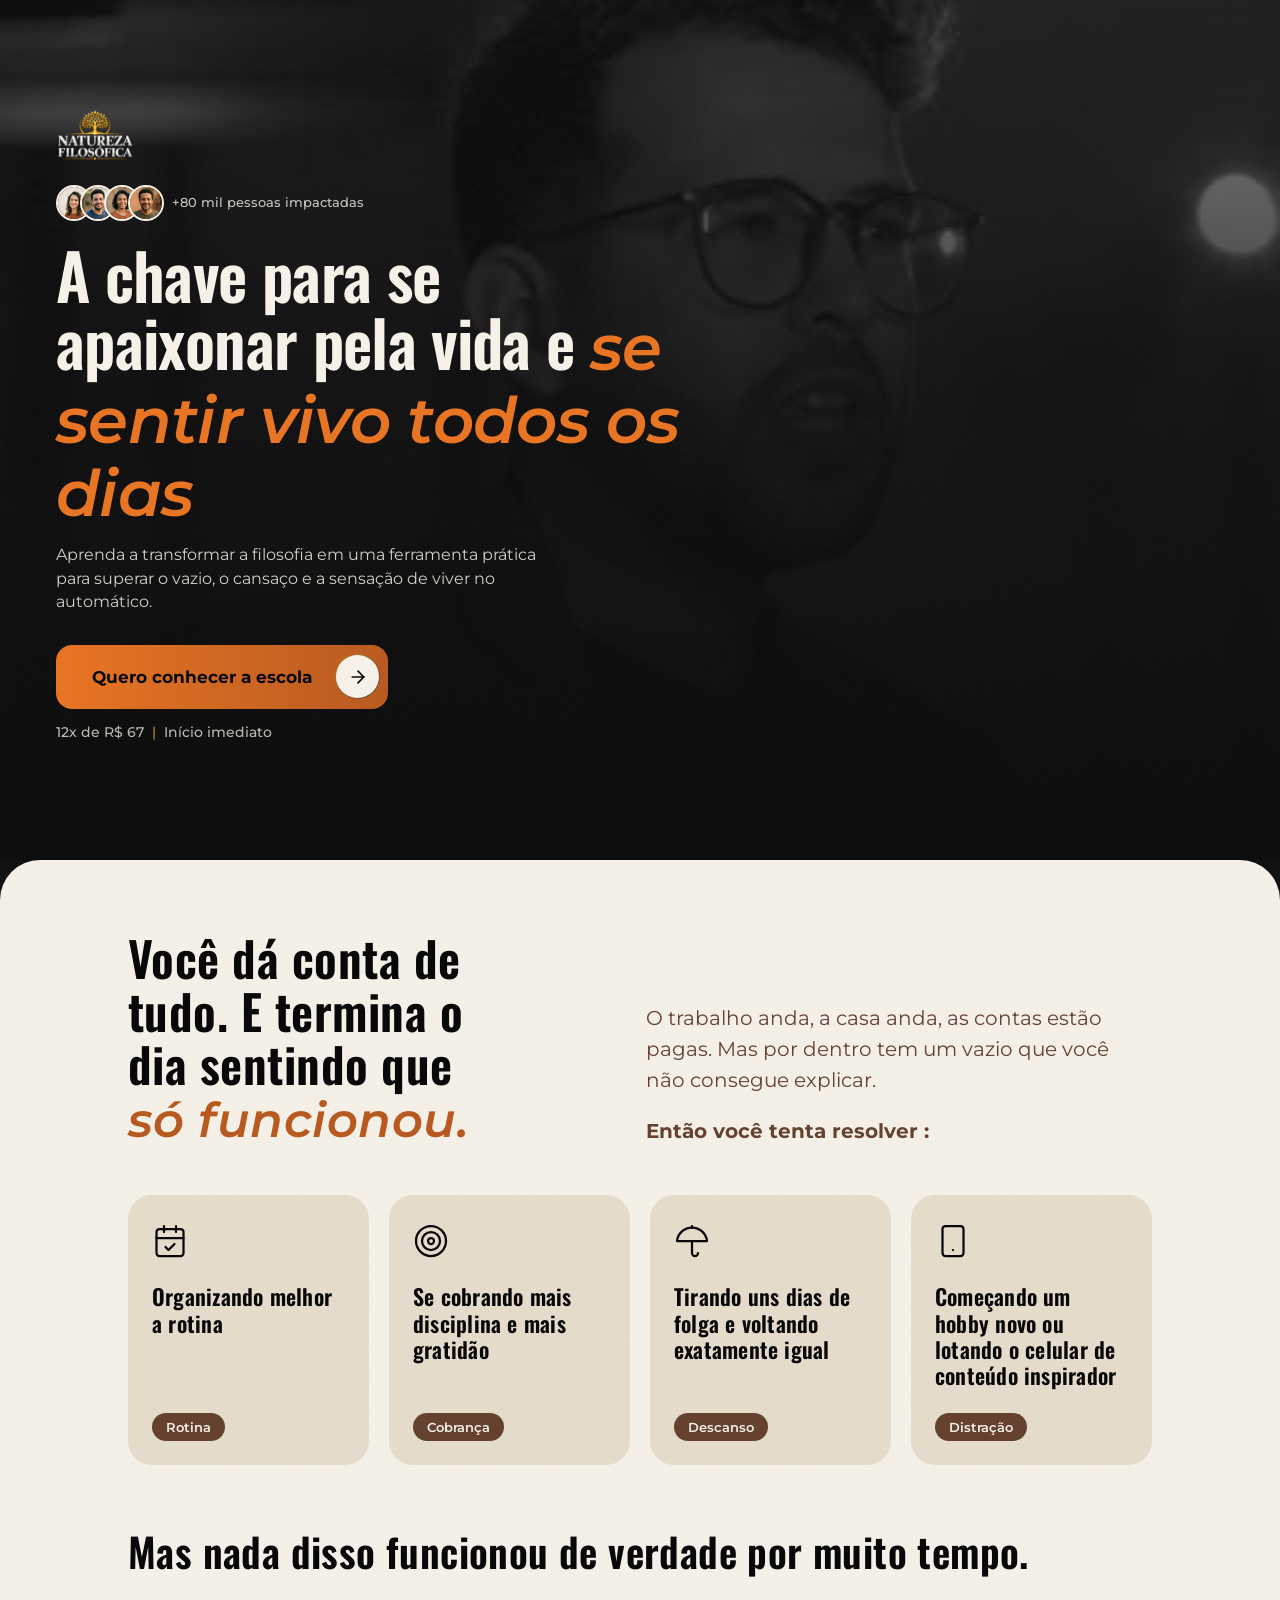
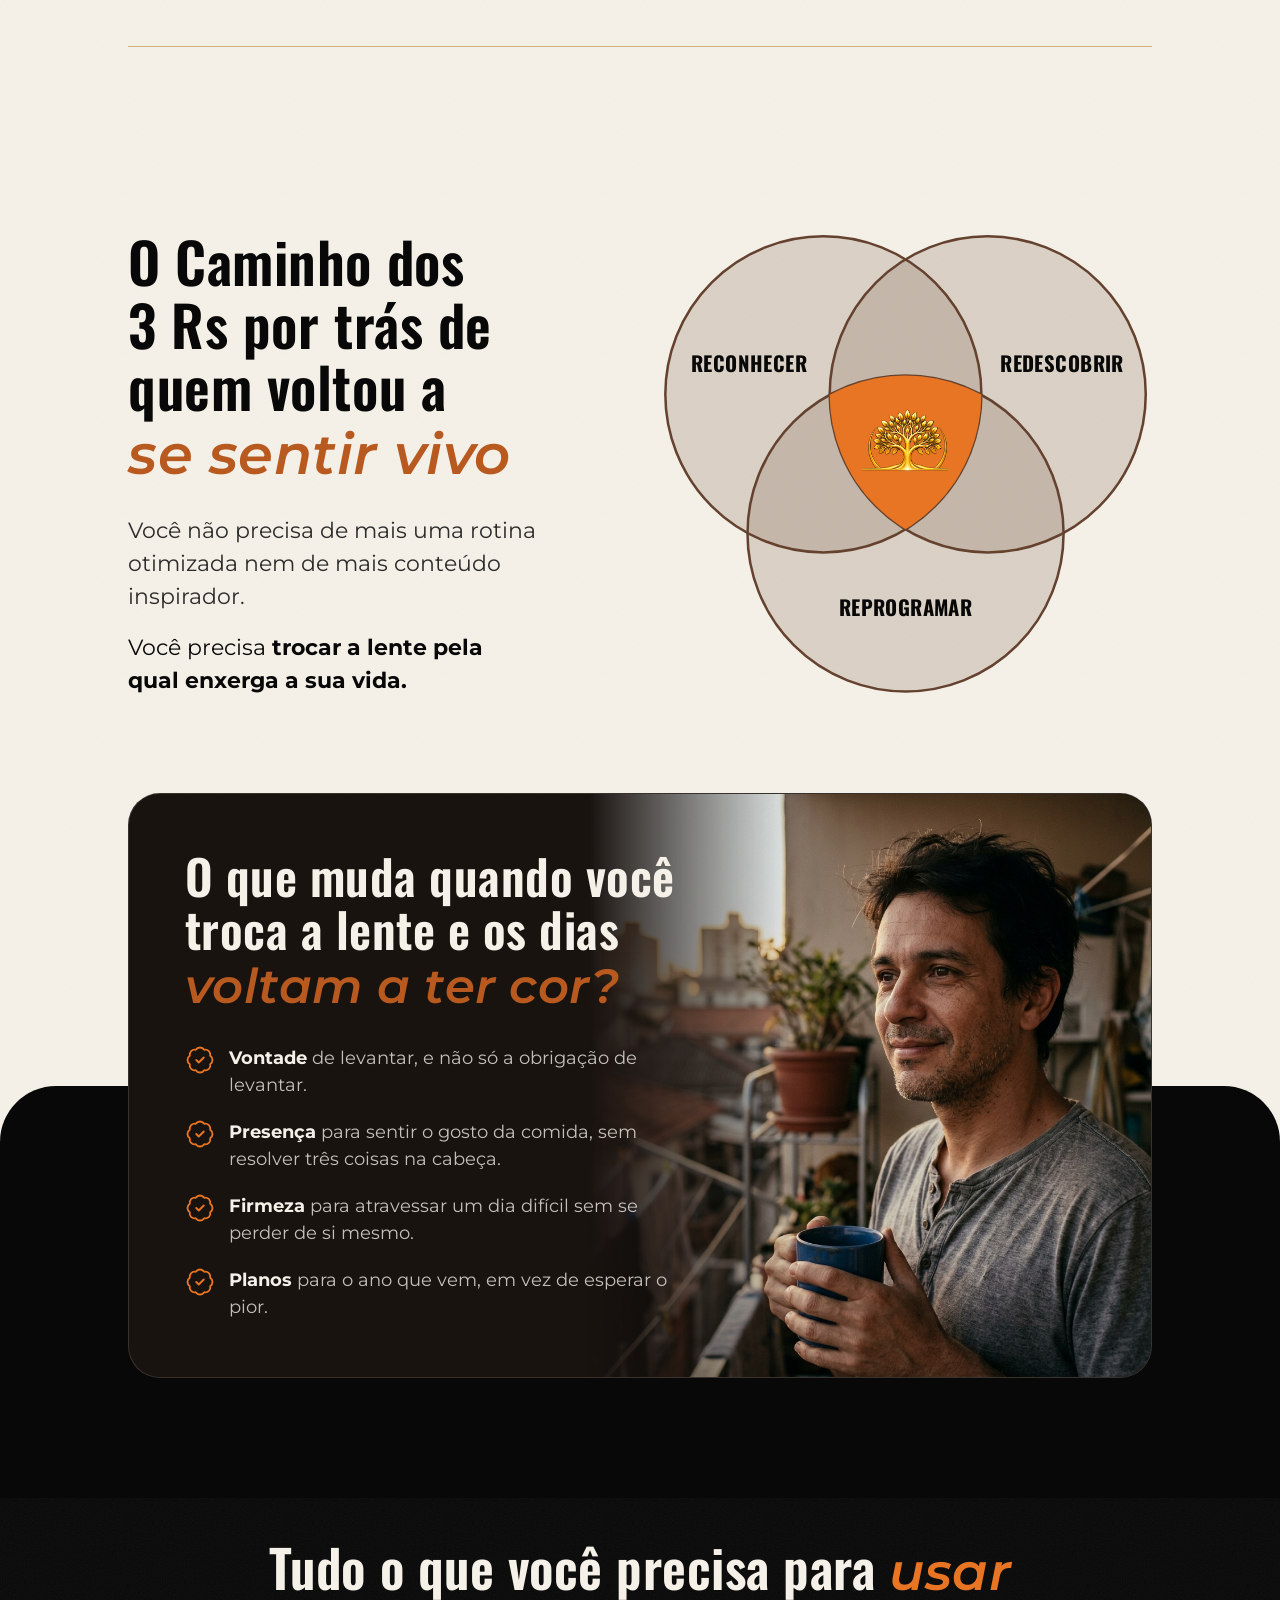
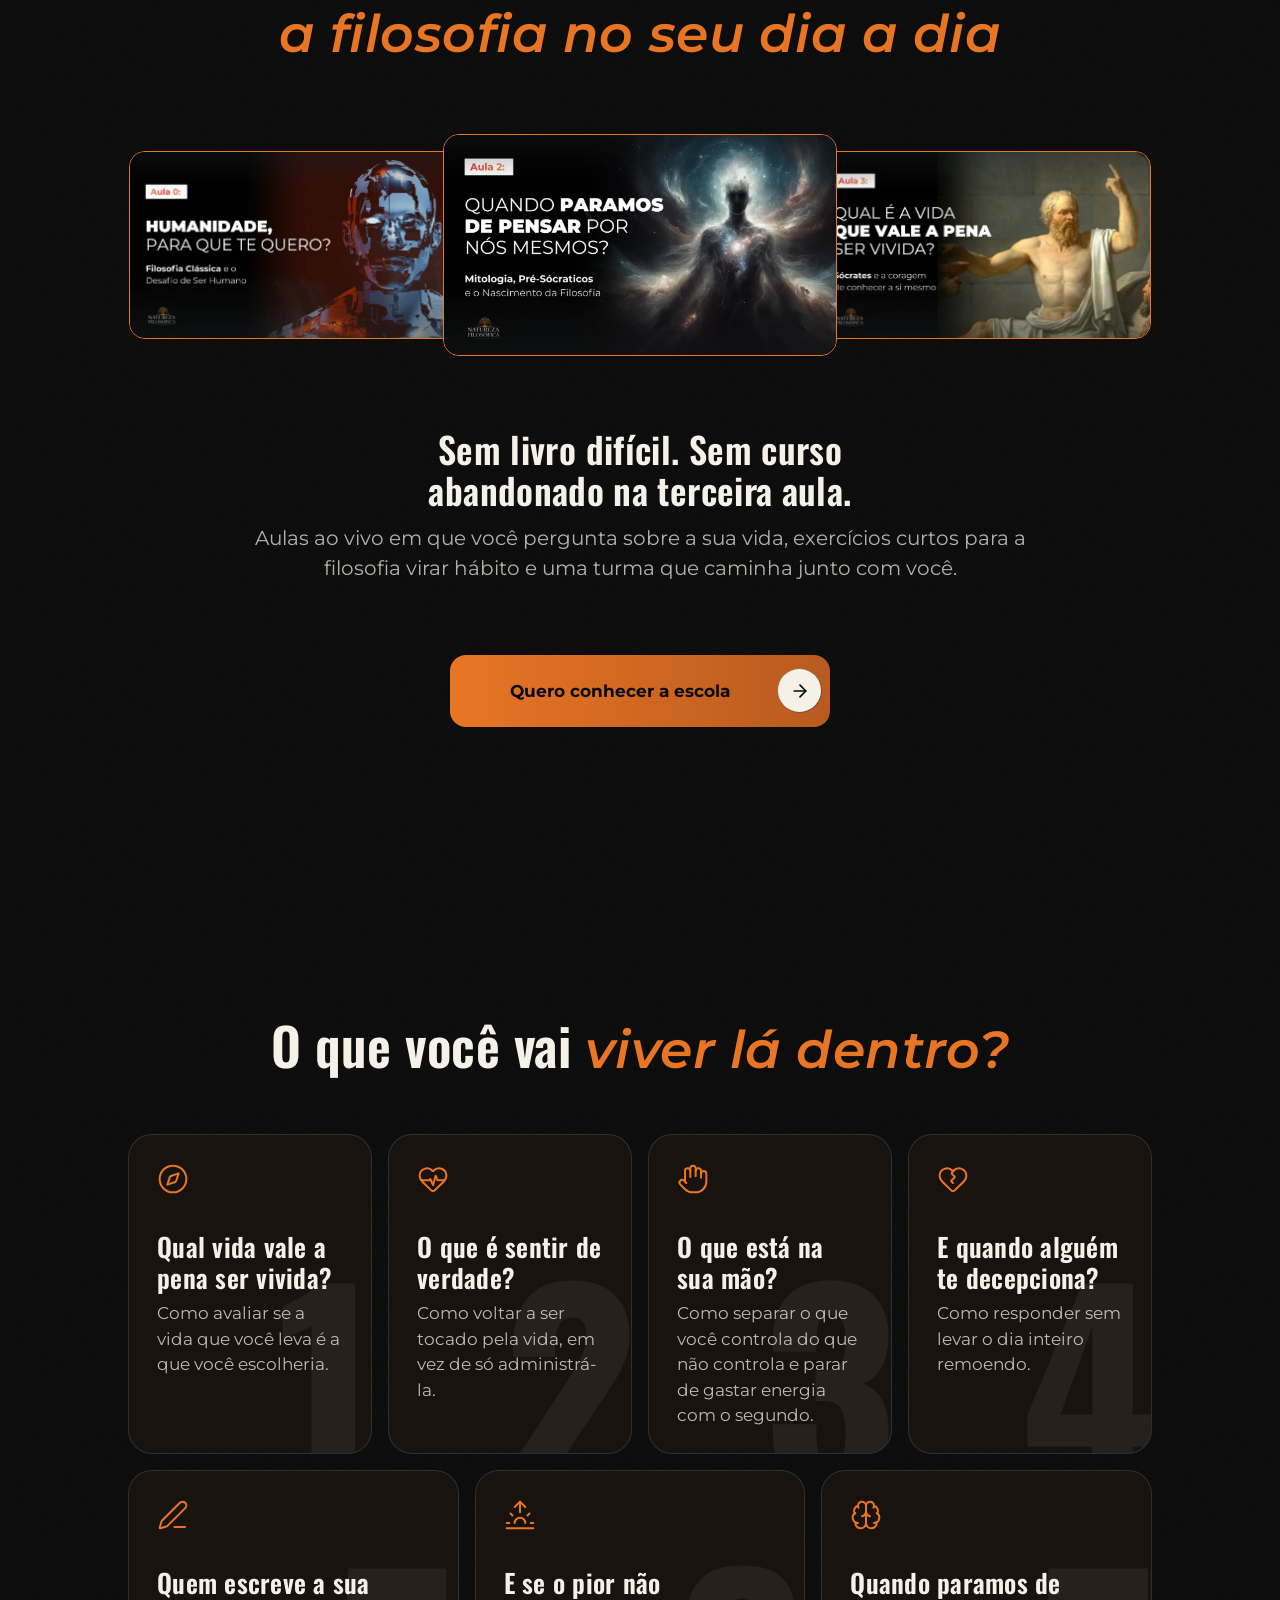
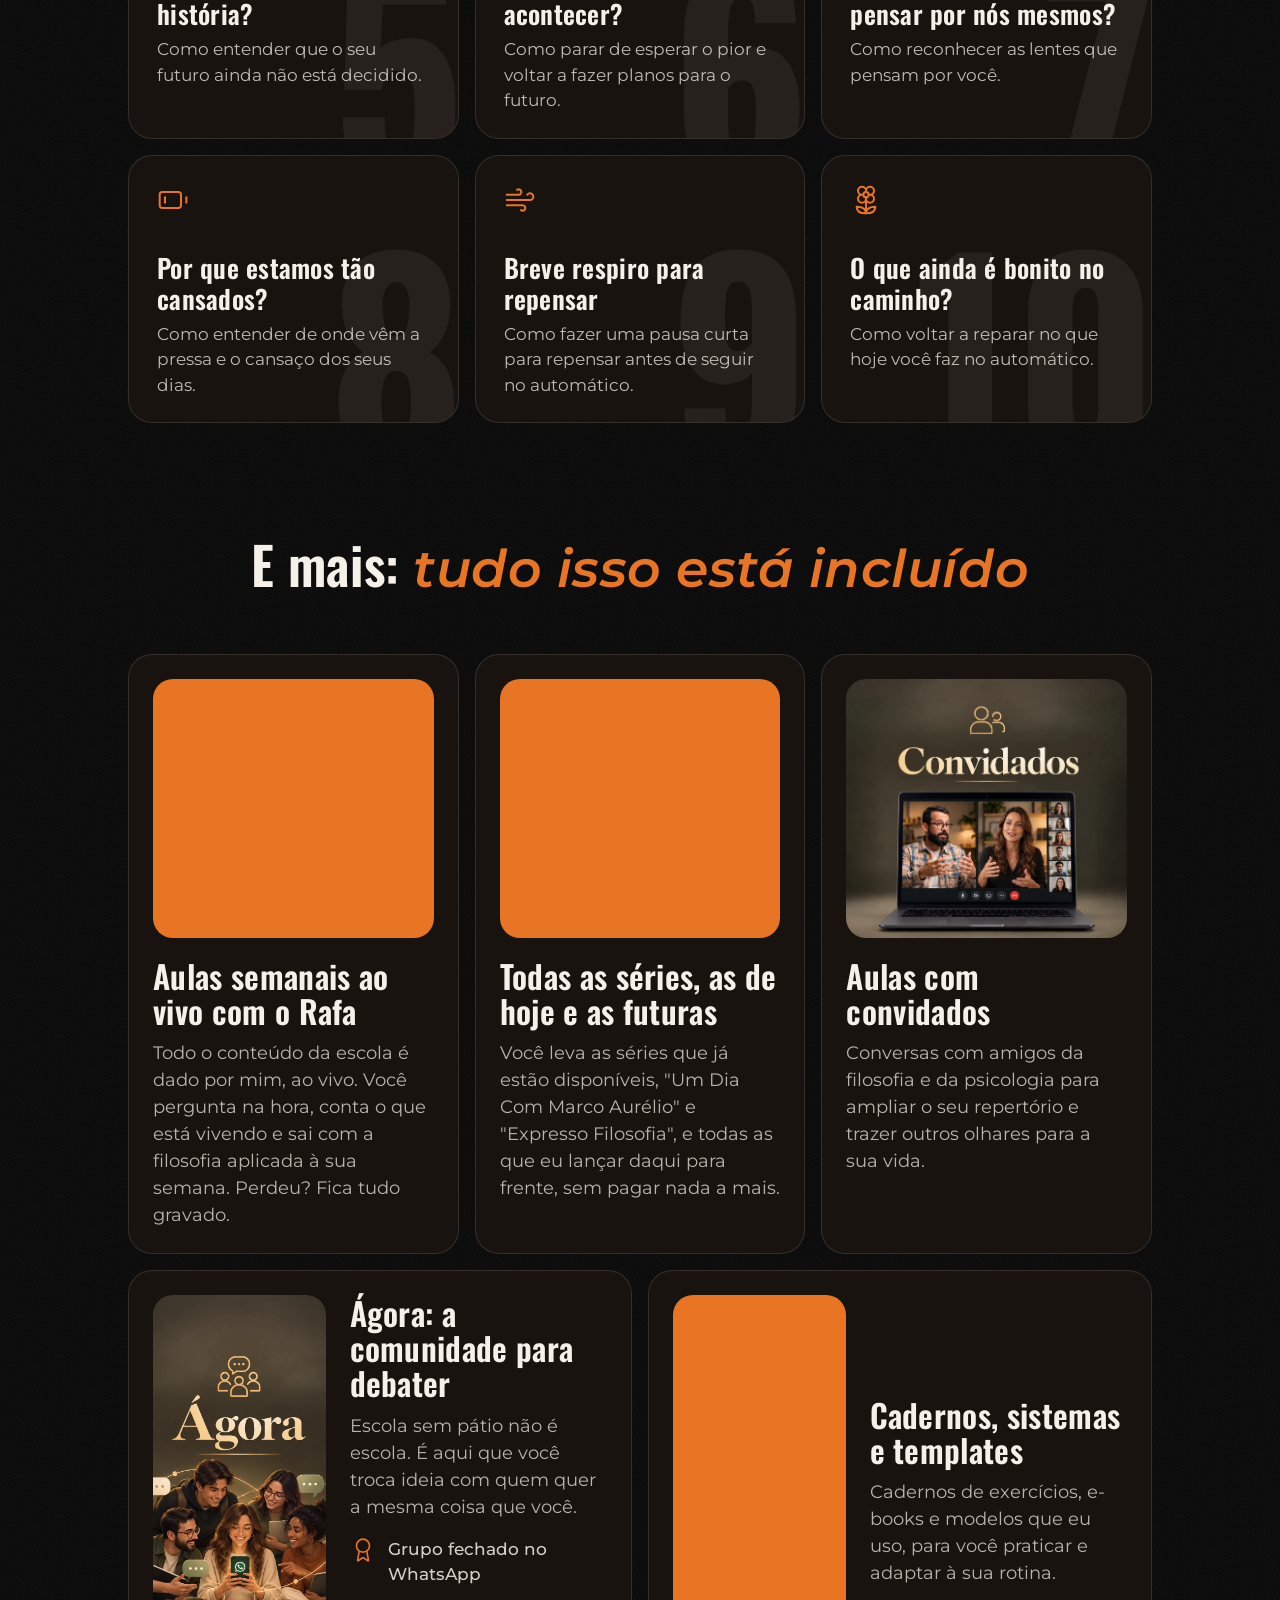
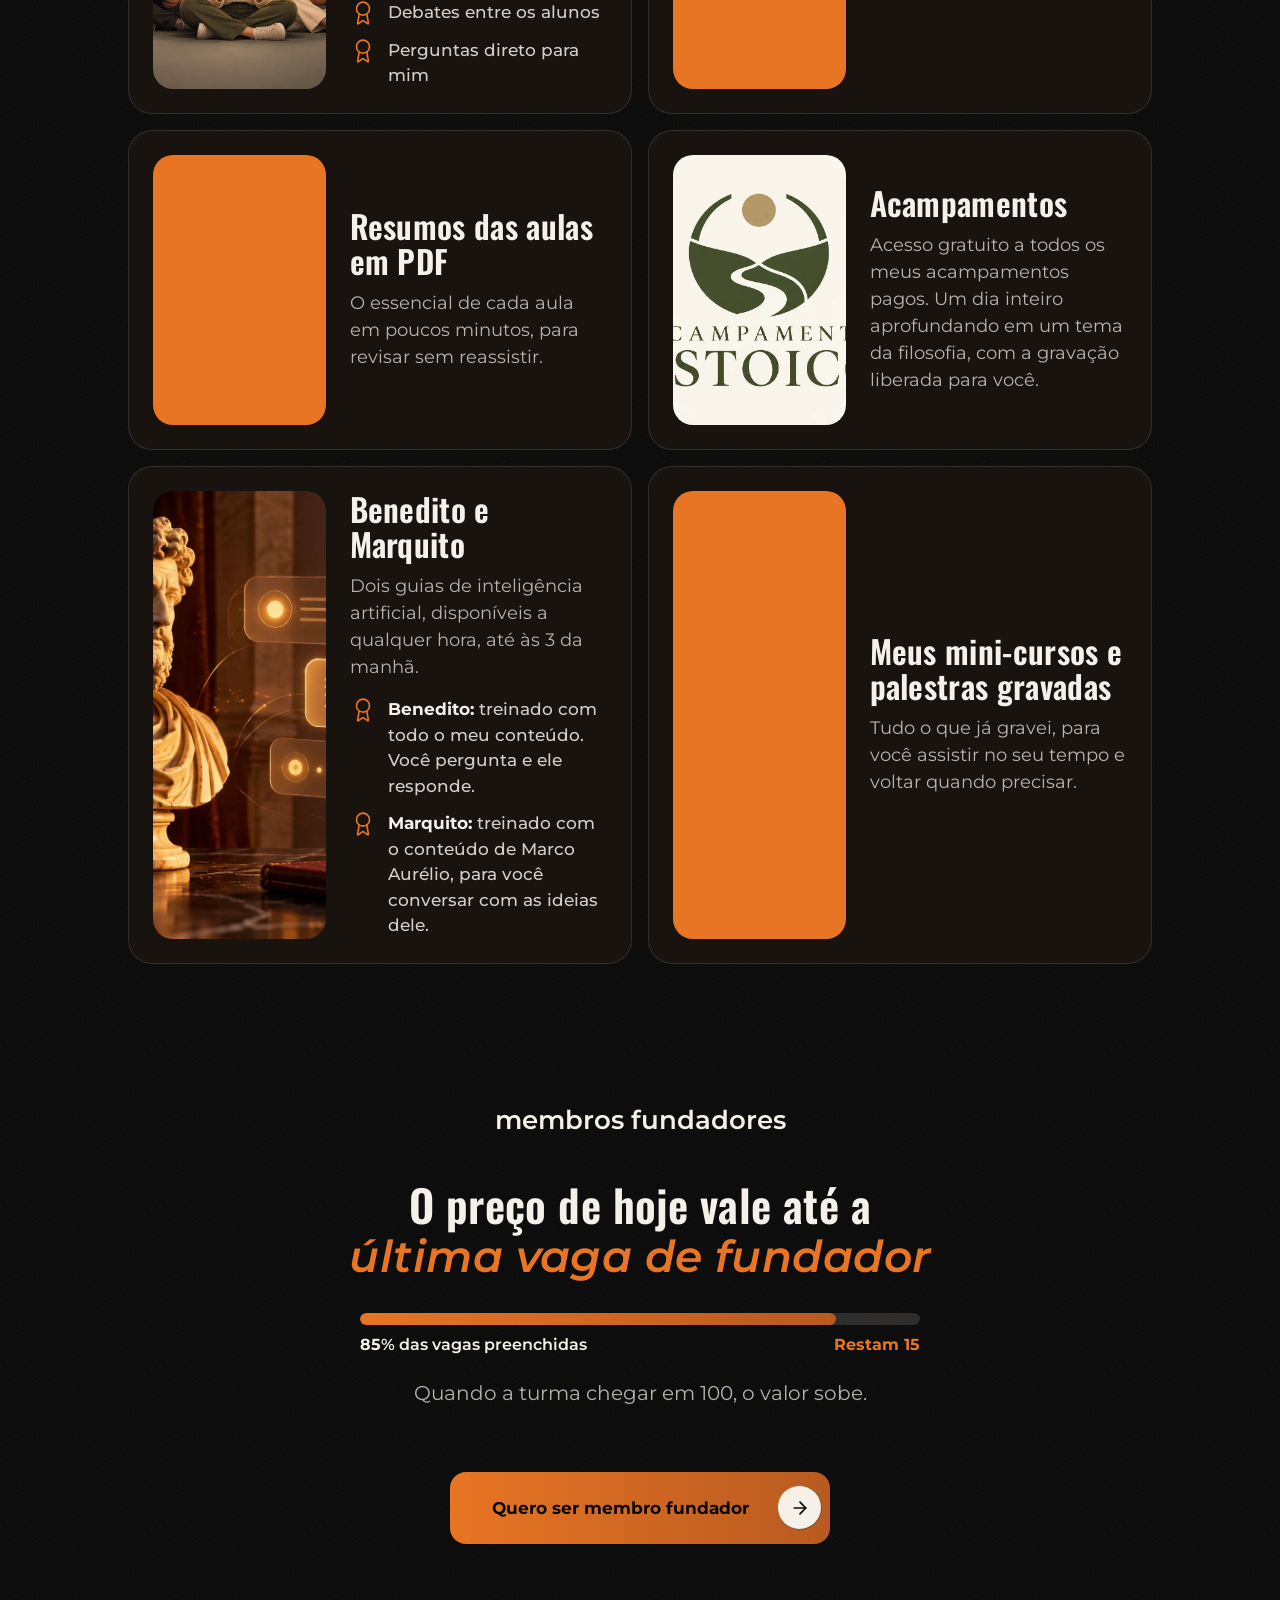
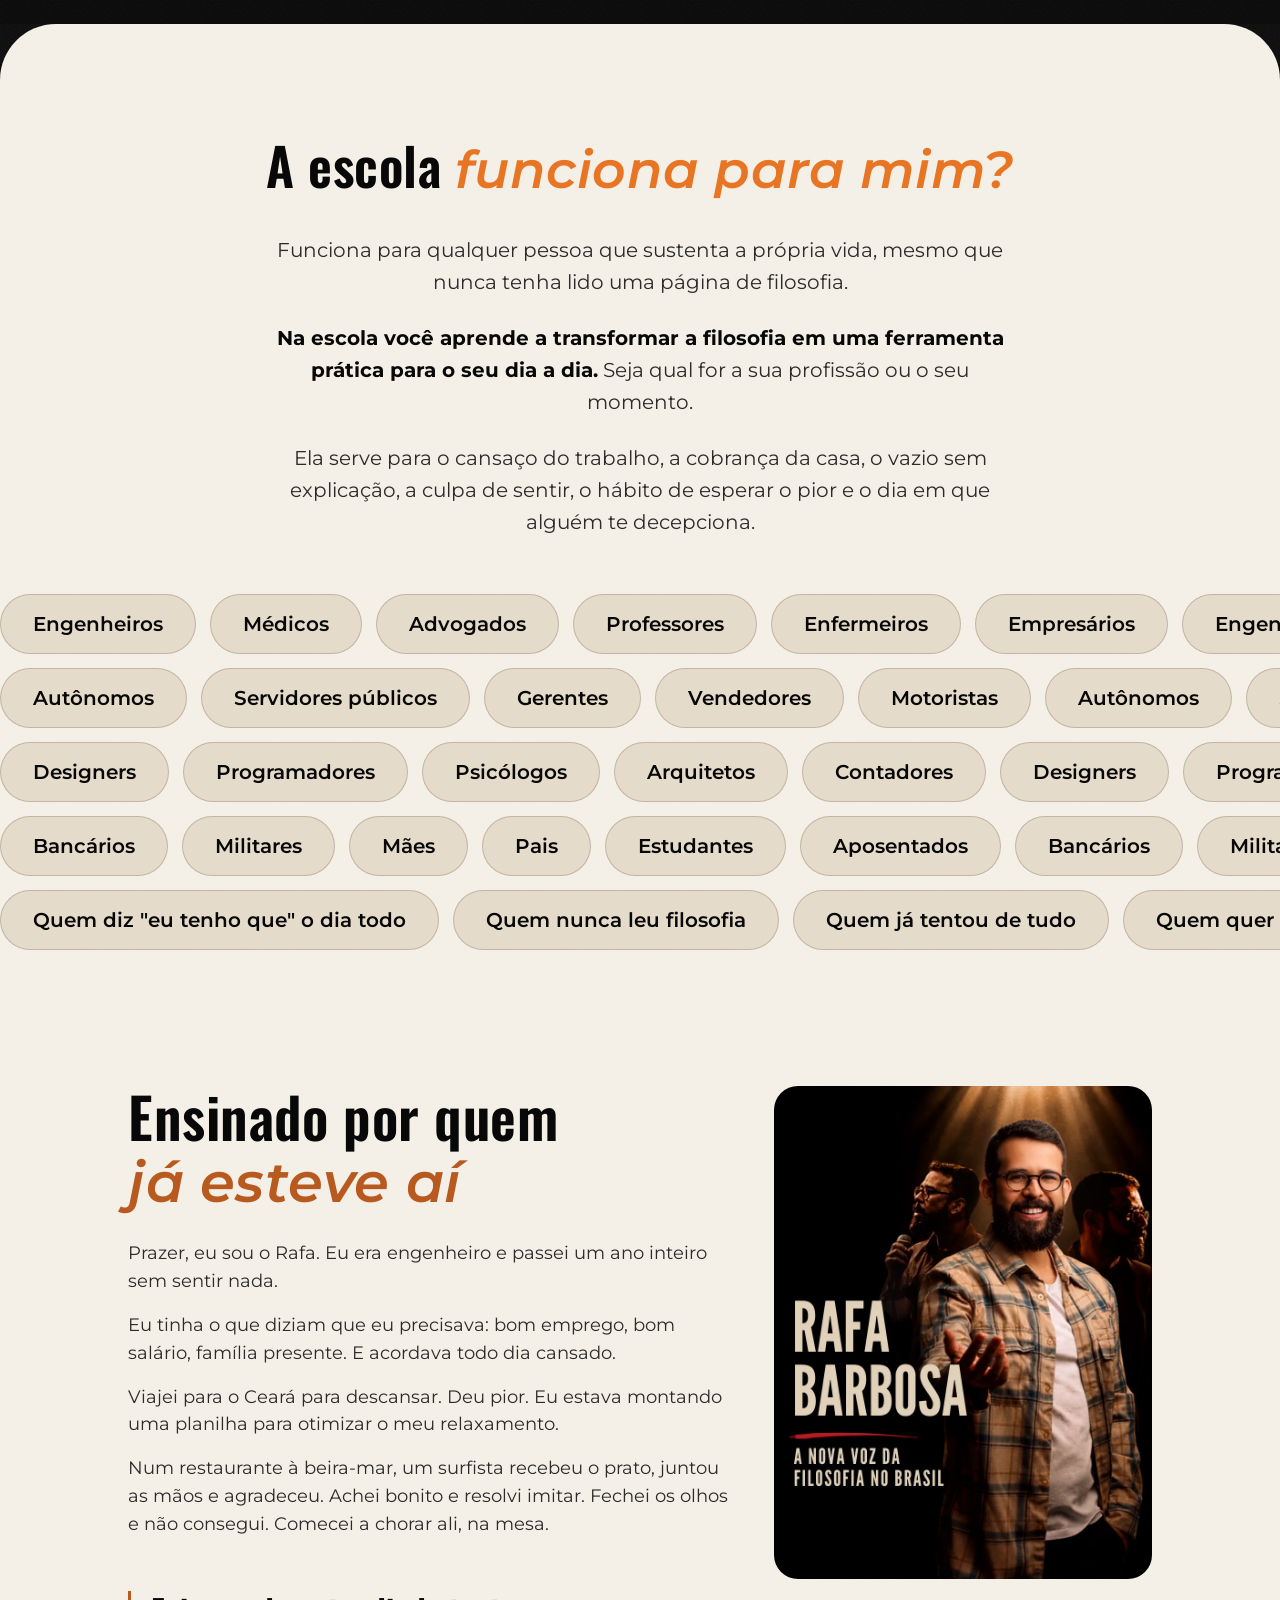
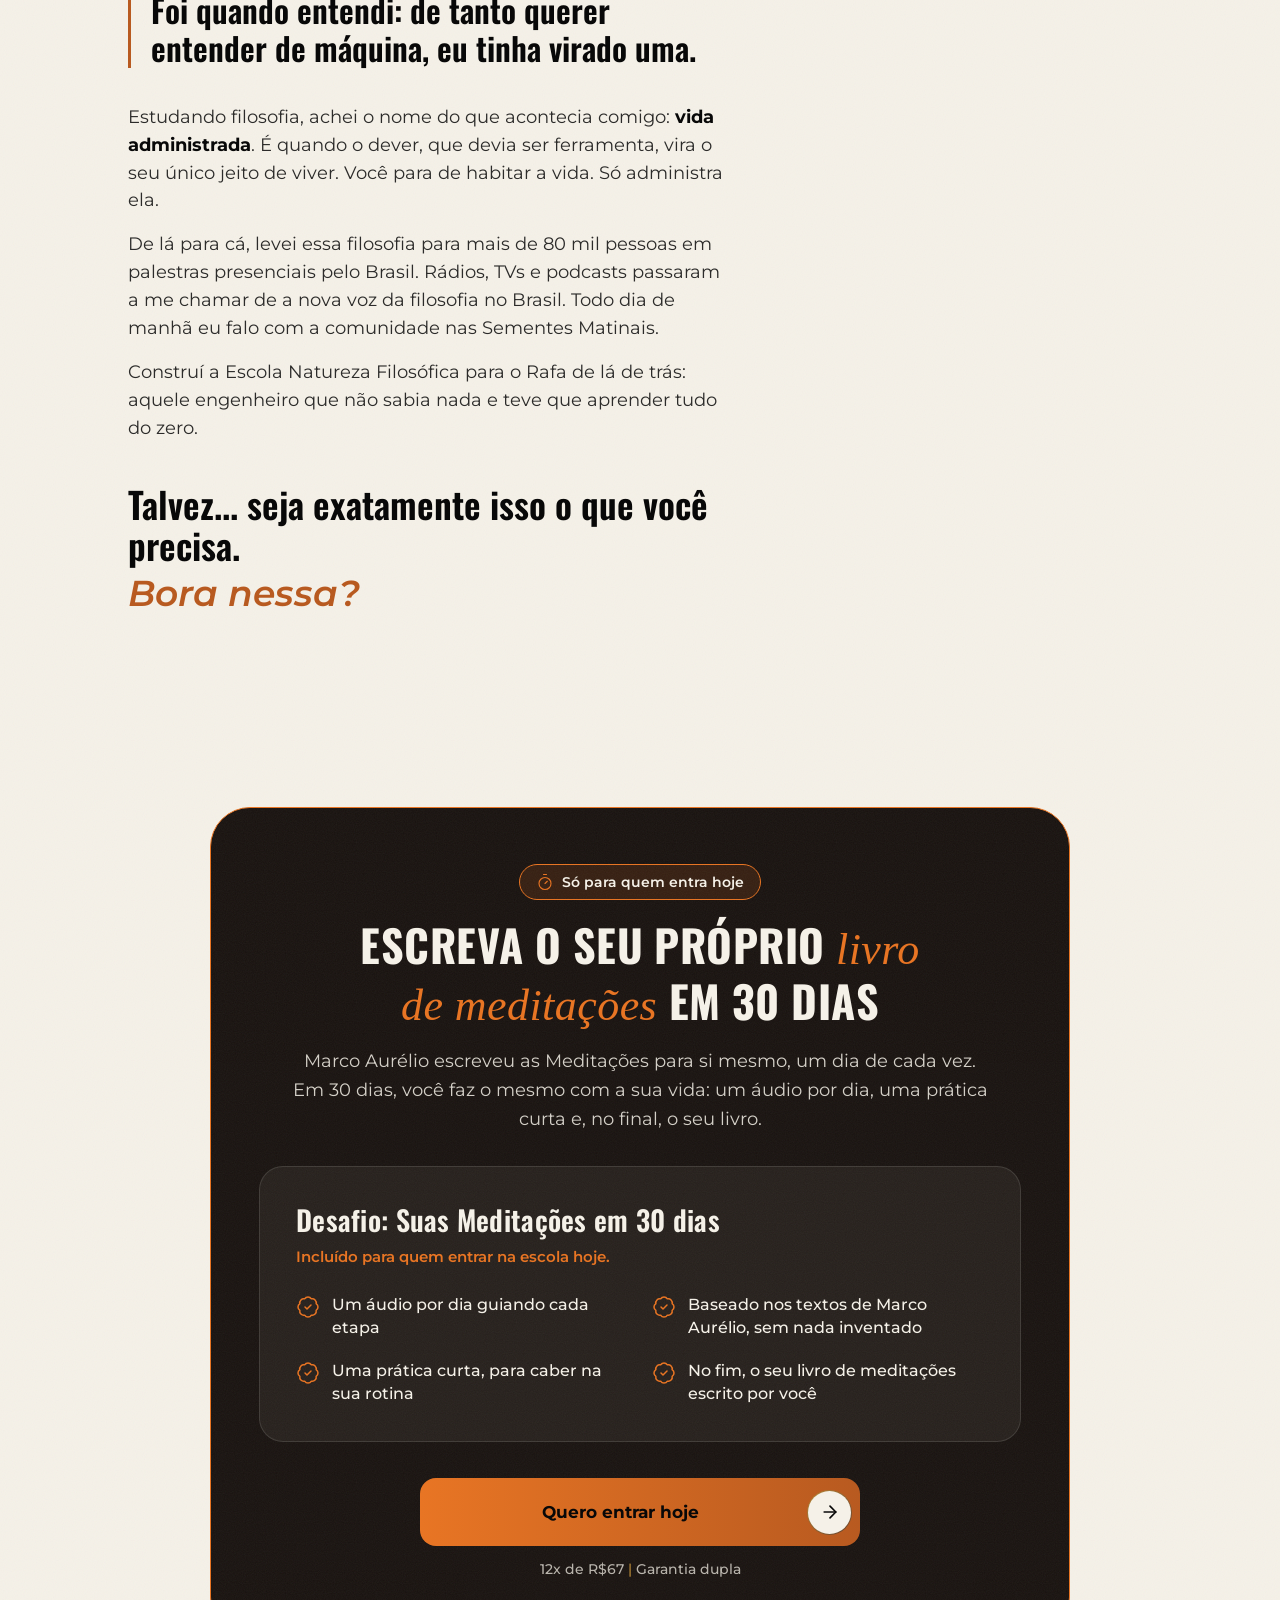
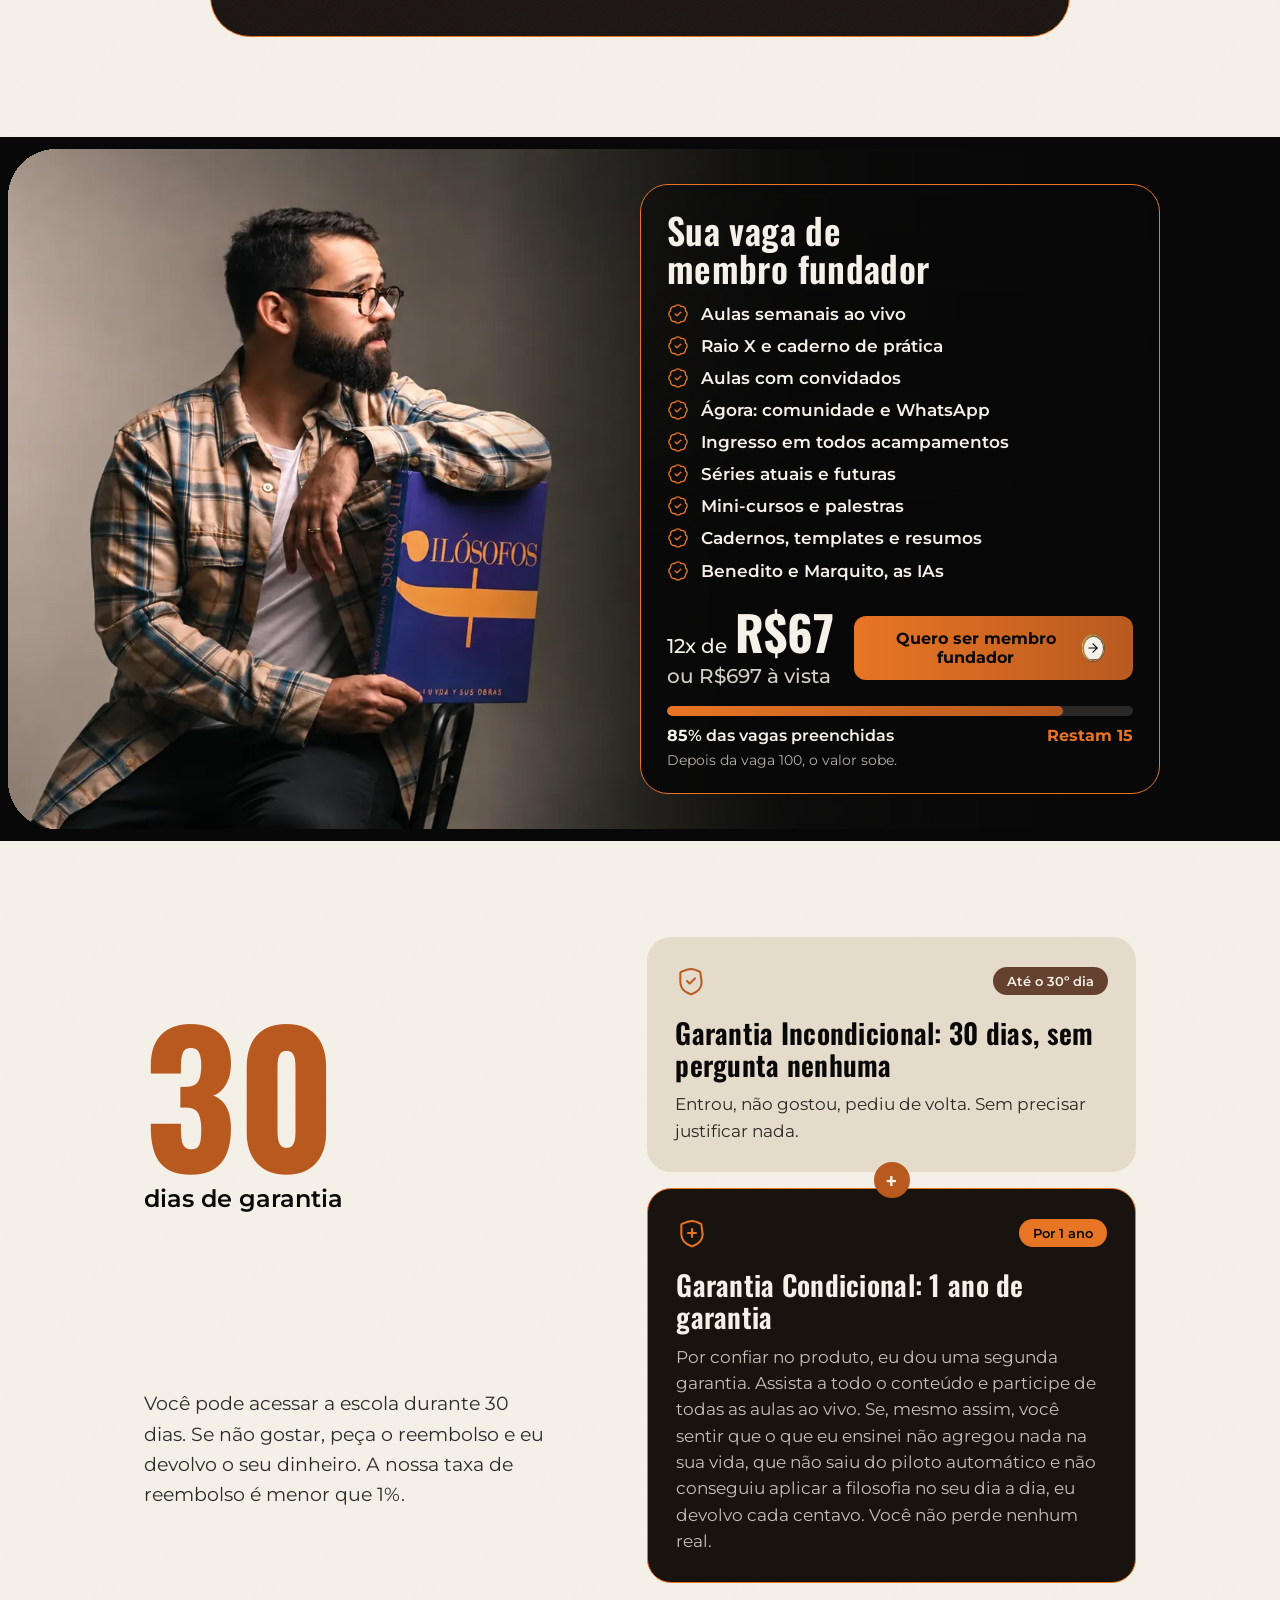
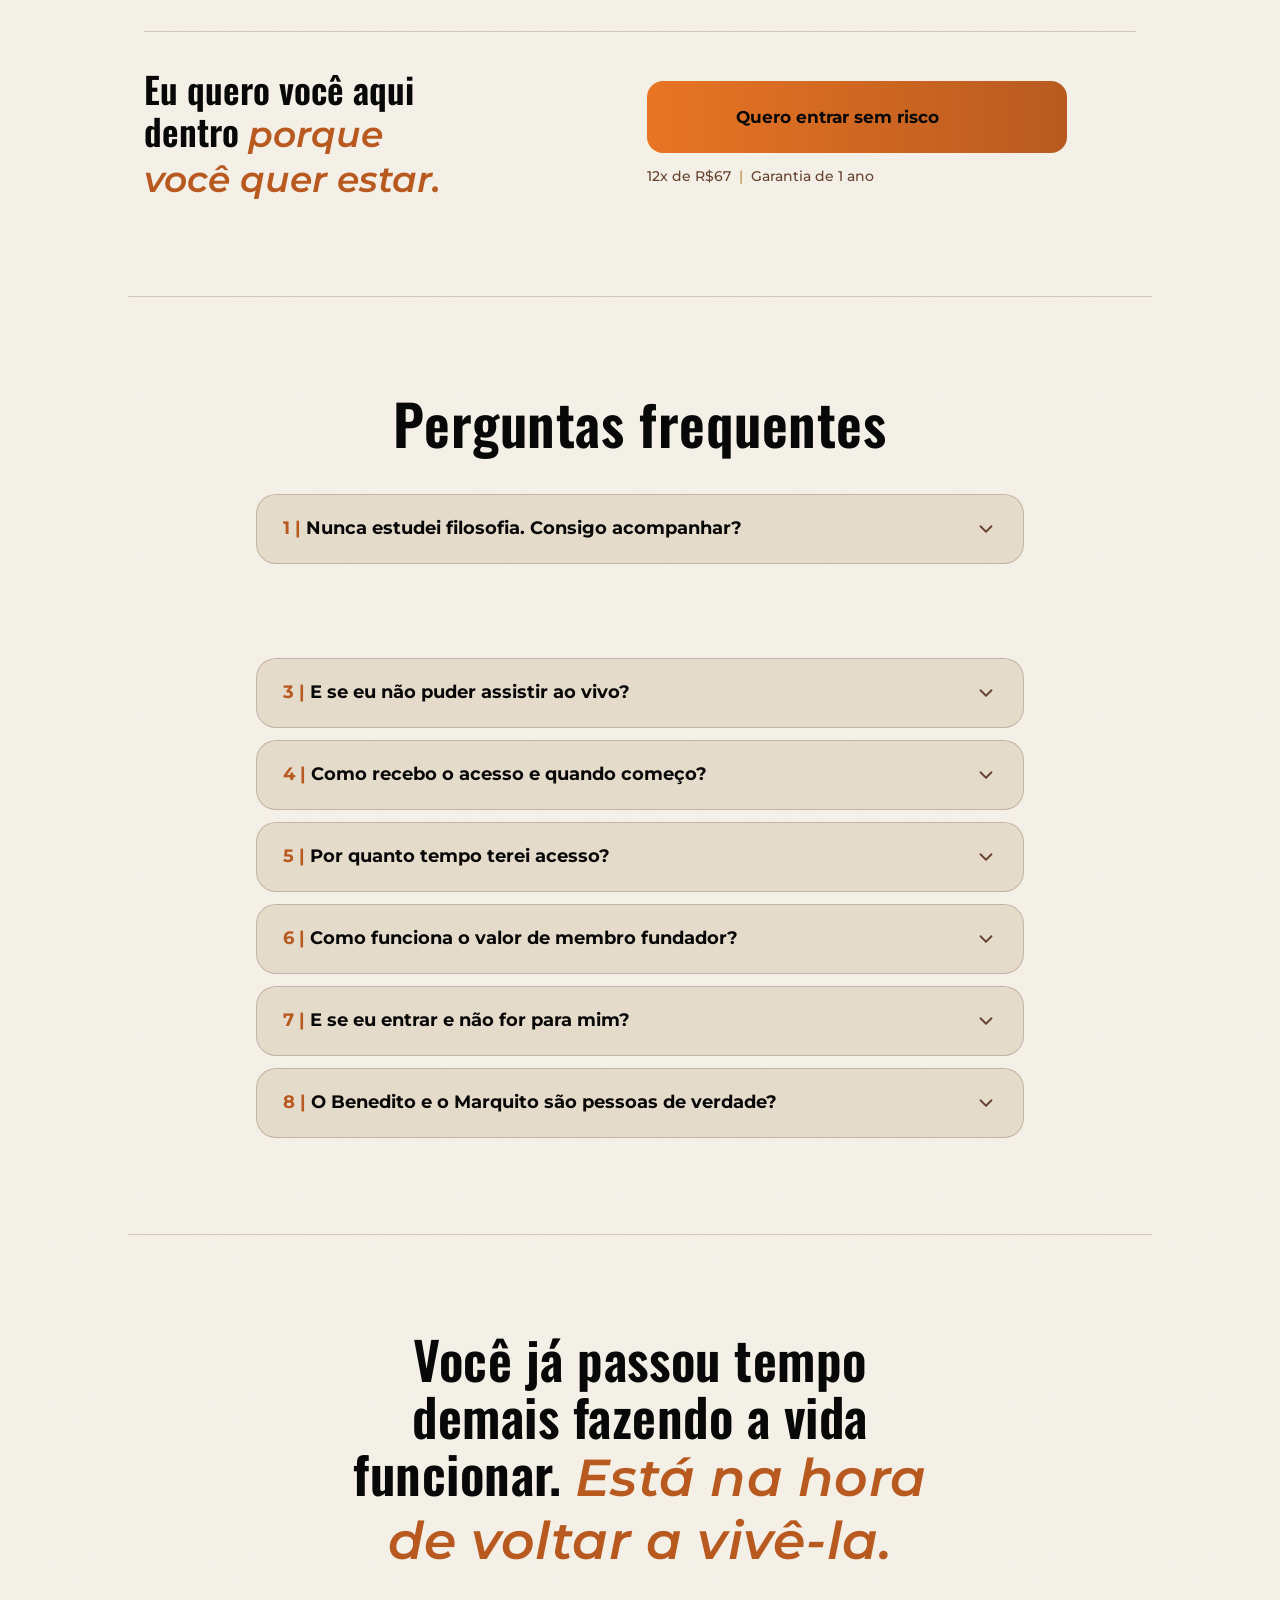
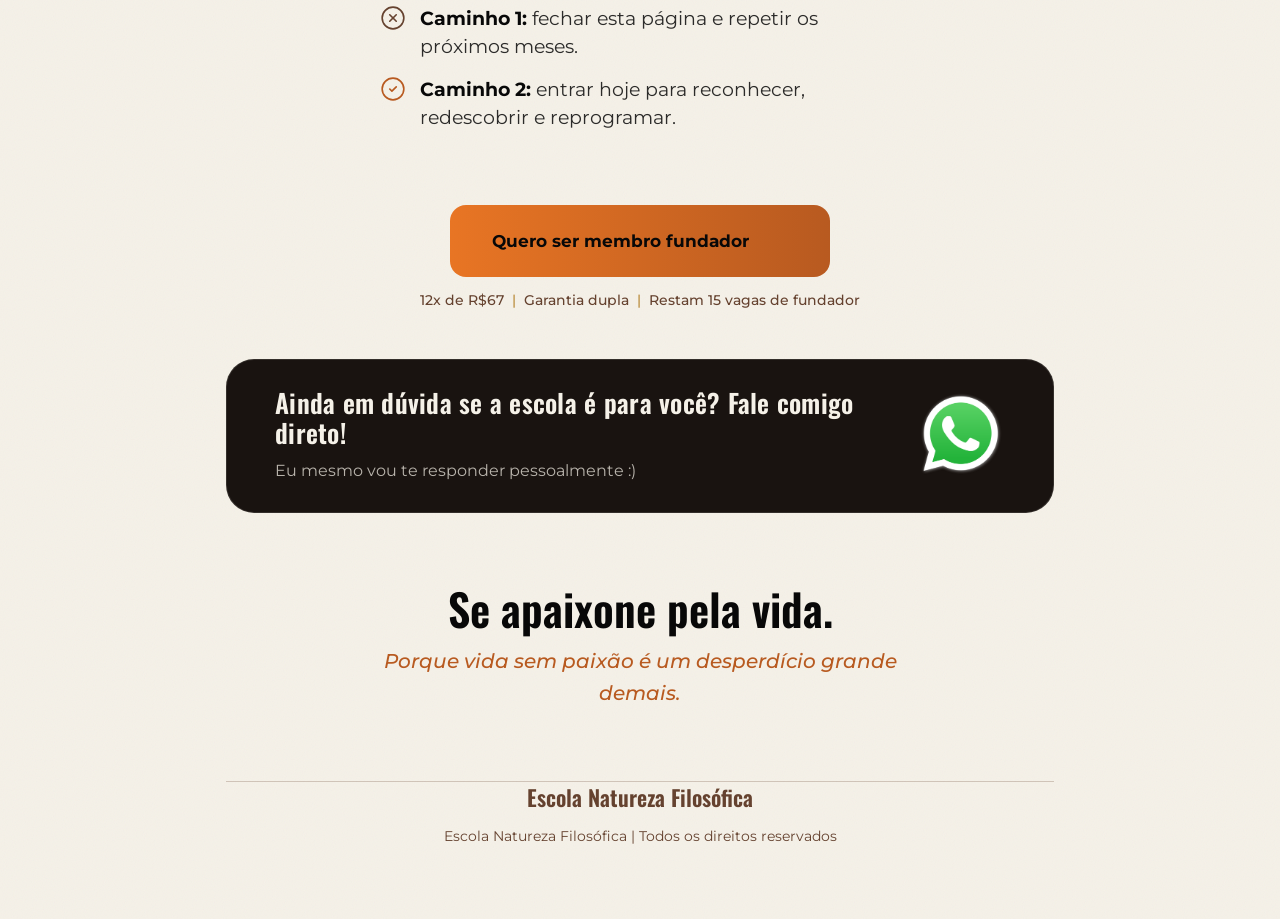
<file: acampamento/index.html>
<!DOCTYPE html>
<html lang="pt-BR">

<head>
    <meta charset="UTF-8">
    <meta name="viewport" content="width=device-width, initial-scale=1.0">
    <title>Escola Natureza Filosófica</title>

    <!-- Preconnect do Google Fonts -->
    <link rel="preconnect" href="https://fonts.googleapis.com">
    <link rel="preconnect" href="https://fonts.gstatic.com" crossorigin>

    <!-- Fontes: Oswald (500, 600, 700) e Montserrat (400, 500, 600, 600i, 700) -->
    <link
        href="https://fonts.googleapis.com/css2?family=Montserrat:ital,wght@0,400;0,500;0,600;0,700;1,600&family=Oswald:wght@500;600;700&display=swap"
        rel="stylesheet">

    <!-- CSS Principal -->
    <link rel="stylesheet" href="../oficial/style.css">
    <link rel="stylesheet" href="desafio.css">

    <!-- SEO FAQ -->
    <script type="application/ld+json">
    {
      "@context": "https://schema.org",
      "@type": "FAQPage",
      "mainEntity": [
        {
          "@type": "Question",
          "name": "Nunca estudei filosofia. Consigo acompanhar?",
          "acceptedAnswer": {
            "@type": "Answer",
            "text": "Consegue. A escola foi montada para quem começa do zero, sem livro difícil e sem palavra complicada. Eu explico com exemplos do dia a dia, e você pode perguntar na hora, ao vivo."
          }
        },
        {
          "@type": "Question",
          "name": "Como funcionam as aulas ao vivo?",
          "acceptedAnswer": {
            "@type": "Answer",
            "text": "Toda semana eu entro ao vivo com a turma, na terça ou na quarta à noite. Você pergunta, conta o que está vivendo e leva a filosofia para a sua semana. O horário é ajustado ao que ficar melhor para a turma."
          }
        },
        {
          "@type": "Question",
          "name": "E se eu não puder assistir ao vivo?",
          "acceptedAnswer": {
            "@type": "Answer",
            "text": "Todos os encontros ficam gravados, e você assiste no seu tempo. Ninguém fica de fora por causa de horário: a gente marca reposição e ajusta o dia conforme a turma. O caderno de prática você faz quando quiser, sem prazo correndo atrás de você."
          }
        },
        {
          "@type": "Question",
          "name": "Como recebo o acesso e quando começo?",
          "acceptedAnswer": {
            "@type": "Answer",
            "text": "Começa imediatamente. Assim que a compra for aprovada, você recebe o acesso por e-mail, com o mesmo e-mail da compra, e o link do grupo da Ágora no WhatsApp. Você já entra com o conteúdo liberado e participa da próxima aula ao vivo."
          }
        },
        {
          "@type": "Question",
          "name": "Por quanto tempo terei acesso?",
          "acceptedAnswer": {
            "@type": "Answer",
            "text": "Você terá um ano completo de acesso a todo o conteúdo. Nesse período, as séries que eu lançar entram para você sem custo nenhum."
          }
        },
        {
          "@type": "Question",
          "name": "Como funciona o valor de membro fundador?",
          "acceptedAnswer": {
            "@type": "Answer",
            "text": "Os 100 primeiros entram com o valor de lançamento: 12x de R$ 67 ou R$697 à vista. Quando a turma chegar em 100, o valor sobe."
          }
        },
        {
          "@type": "Question",
          "name": "E se eu entrar e não for para mim?",
          "acceptedAnswer": {
            "@type": "Answer",
            "text": "Você tem duas garantias. A primeira é de 30 dias: entre, participe dos encontros e, se não gostar, peça o reembolso, sem precisar justificar nada. A segunda é de 1 ano: se você assistir a todo o conteúdo e participar de todas as aulas ao vivo e, mesmo assim, sentir que não agregou nada na sua vida, eu devolvo cada centavo."
          }
        },
        {
          "@type": "Question",
          "name": "O Benedito e o Marquito são pessoas de verdade?",
          "acceptedAnswer": {
            "@type": "Answer",
            "text": "Não. São inteligências artificiais, disponíveis a qualquer hora. O Benedito é treinado com todo o meu conteúdo. O Marquito é treinado com o conteúdo de Marco Aurélio, para você conversar com as ideias dele."
          }
        }
      ]
    }
    </script>

    <!-- Facebook Pixel Code -->
    <script>
        !function (f, b, e, v, n, t, s) {
            if (f.fbq) return; n = f.fbq = function () {
                n.callMethod ?
                n.callMethod.apply(n, arguments) : n.queue.push(arguments)
            };
            if (!f._fbq) f._fbq = n; n.push = n; n.loaded = !0; n.version = '2.0';
            n.queue = []; t = b.createElement(e); t.async = !0;
            t.src = v; s = b.getElementsByTagName(e)[0];
            s.parentNode.insertBefore(t, s)
        }(window, document, 'script',
            'https://connect.facebook.net/en_US/fbevents.js');

        fbq('init', '2115550092258715');
        fbq('init', '1566967544562221');
        fbq('track', 'PageView');
    </script>
    <noscript>
        <img height="1" width="1" style="display:none"
            src="https://www.facebook.com/tr?id=2115550092258715&ev=PageView&noscript=1" />
        <img height="1" width="1" style="display:none"
            src="https://www.facebook.com/tr?id=1566967544562221&ev=PageView&noscript=1" />
    </noscript>
    <!-- End Facebook Pixel Code -->

    <!-- Microsoft Clarity -->
    <script type="text/javascript">
        (function(c,l,a,r,i,t,y){
            c[a]=c[a]||function(){(c[a].q=c[a].q||[]).push(arguments)};
            t=l.createElement(r);t.async=1;t.src="https://www.clarity.ms/tag/"+i;
            y=l.getElementsByTagName(r)[0];y.parentNode.insertBefore(t,y);
        })(window, document, "clarity", "script", "vyelmqx483");
    </script>
</head>

<body>
    <!-- O ruído pode ser global para as seções escuras, mas vamos adicionar por seção conforme o design -->

    <!-- ==============================================
         1. HERO SECTION
         ============================================== -->
    <section class="hero" id="hero">
        <div class="hero-bg">
            <picture>
                <source media="(prefers-reduced-motion: reduce)" srcset="../oficial/hero-estatico.webp">
                <img src="../oficial/hero-loop.webp" alt="" width="720" height="1280" fetchpriority="high"
                    decoding="async" class="hero-gif">
            </picture>
            <div class="hero-overlay"></div>
            <div class="ruido"></div>
        </div>

        <div class="container hero-container">
            <div class="hero-content">
                <img src="../oficial/logo.webp" alt="Escola Natureza Filosófica" class="hero-logo anima-sequencia"
                    style="--delay: 0">

                <div class="prova-rostos anima-sequencia" style="--delay: 1">
                    <div class="rostos">
                        <img src="../oficial/face1.webp" alt="Aluno 1" width="40" height="40">
                        <img src="../oficial/face2.webp" alt="Aluno 2" width="40" height="40">
                        <img src="../oficial/face3.webp" alt="Aluno 3" width="40" height="40">
                        <img src="../oficial/face4.webp" alt="Aluno 4" width="40" height="40">
                    </div>
                    <p>+80 mil pessoas impactadas</p>
                </div>

                <h1 class="anima-sequencia" style="--delay: 2">A chave para se apaixonar pela vida e <em>se sentir vivo
                        todos os dias</em></h1>

                <p class="hero-subtitulo anima-sequencia" style="--delay: 3">Aprenda a transformar a filosofia em uma
                    ferramenta prática para superar o vazio, o cansaço e a sensação de viver no automático.</p>

                <a href="#oferta" class="btn-principal anima-sequencia" style="--delay: 4">
                    Quero conhecer a escola
                    <span class="btn-icon">
                        <svg width="24" height="24" viewBox="0 0 24 24" fill="none" stroke="currentColor"
                            stroke-width="2" stroke-linecap="round" stroke-linejoin="round">
                            <line x1="5" y1="12" x2="19" y2="12"></line>
                            <polyline points="12 5 19 12 12 19"></polyline>
                        </svg>
                    </span>
                </a>

                <p class="microtexto anima-sequencia" style="--delay: 5">12x de R$ 67 <span class="divisor">|</span>
                    Início imediato <span class="divisor">
            </div>
        </div>
    </section>

    <!-- ==============================================
         2. O PROBLEMA SECTION
         ============================================== -->
    <section class="secao-clara sobrepor-anterior problema-sec" id="problema">
        <div class="ruido" style="opacity: 0.05; z-index: 0;"></div>
        <div class="container problema-container" style="position: relative; z-index: 1;">

            <div class="problema-header">
                <h2 class="anim-texto problema-h2">Você dá conta de tudo. E termina o dia sentindo que <em>só
                        funcionou.</em></h2>

                <div class="problema-texto">
                    <p class="anim-texto p-problema">O trabalho anda, a casa anda, as contas estão pagas. Mas por dentro
                        tem um vazio que você não consegue explicar.</p>
                    <p class="anim-texto p-problema-forte">Então você tenta resolver :</p>
                </div>
            </div>

            <div class="carrosel-wrapper">
                <div class="carrosel-track" id="problema-track" role="region" aria-roledescription="carrossel"
                    aria-label="Coisas que você já tentou">
                    <!-- Card 1 -->
                    <div class="card-tentativa" aria-label="1 de 4">
                        <svg class="card-icon" xmlns="http://www.w3.org/2000/svg" width="36" height="36"
                            viewBox="0 0 24 24" fill="none" stroke="currentColor" stroke-width="1.5"
                            stroke-linecap="round" stroke-linejoin="round" aria-hidden="true">
                            <rect x="3" y="4" width="18" height="18" rx="2" ry="2"></rect>
                            <line x1="16" y1="2" x2="16" y2="6"></line>
                            <line x1="8" y1="2" x2="8" y2="6"></line>
                            <line x1="3" y1="10" x2="21" y2="10"></line>
                            <path d="m9 16 2 2 4-4"></path>
                        </svg>
                        <h3 class="card-titulo">Organizando melhor a rotina</h3>
                        <span class="card-tag">Rotina</span>
                    </div>
                    <!-- Card 2 -->
                    <div class="card-tentativa" aria-label="2 de 4">
                        <svg class="card-icon" xmlns="http://www.w3.org/2000/svg" width="36" height="36"
                            viewBox="0 0 24 24" fill="none" stroke="currentColor" stroke-width="1.5"
                            stroke-linecap="round" stroke-linejoin="round" aria-hidden="true">
                            <circle cx="12" cy="12" r="10"></circle>
                            <circle cx="12" cy="12" r="6"></circle>
                            <circle cx="12" cy="12" r="2"></circle>
                        </svg>
                        <h3 class="card-titulo">Se cobrando mais disciplina e mais gratidão</h3>
                        <span class="card-tag">Cobrança</span>
                    </div>
                    <!-- Card 3 -->
                    <div class="card-tentativa" aria-label="3 de 4">
                        <svg class="card-icon" xmlns="http://www.w3.org/2000/svg" width="36" height="36"
                            viewBox="0 0 24 24" fill="none" stroke="currentColor" stroke-width="1.5"
                            stroke-linecap="round" stroke-linejoin="round" aria-hidden="true">
                            <path d="M22 12a10.06 10.06 0 0 0-20 0Z"></path>
                            <path d="M12 12v8a2 2 0 0 0 4 0"></path>
                            <path d="M12 2v1"></path>
                        </svg>
                        <h3 class="card-titulo">Tirando uns dias de folga e voltando exatamente igual</h3>
                        <span class="card-tag">Descanso</span>
                    </div>
                    <!-- Card 4 -->
                    <div class="card-tentativa" aria-label="4 de 4">
                        <svg class="card-icon" xmlns="http://www.w3.org/2000/svg" width="36" height="36"
                            viewBox="0 0 24 24" fill="none" stroke="currentColor" stroke-width="1.5"
                            stroke-linecap="round" stroke-linejoin="round" aria-hidden="true">
                            <rect x="5" y="2" width="14" height="20" rx="2" ry="2"></rect>
                            <line x1="12" y1="18" x2="12.01" y2="18"></line>
                        </svg>
                        <h3 class="card-titulo">Começando um hobby novo ou lotando o celular de conteúdo inspirador</h3>
                        <span class="card-tag">Distração</span>
                    </div>
                </div>

                <div class="carrosel-setas">
                    <button aria-label="Card anterior" class="btn-seta prev-seta">
                        <svg width="24" height="24" viewBox="0 0 24 24" fill="none" stroke="currentColor"
                            stroke-width="2" stroke-linecap="round" stroke-linejoin="round">
                            <line x1="19" y1="12" x2="5" y2="12"></line>
                            <polyline points="12 19 5 12 12 5"></polyline>
                        </svg>
                    </button>
                    <button aria-label="Próximo card" class="btn-seta next-seta">
                        <svg width="24" height="24" viewBox="0 0 24 24" fill="none" stroke="currentColor"
                            stroke-width="2" stroke-linecap="round" stroke-linejoin="round">
                            <line x1="5" y1="12" x2="19" y2="12"></line>
                            <polyline points="12 5 19 12 12 19"></polyline>
                        </svg>
                    </button>
                </div>
            </div>

            <div class="problema-fechamento">
                <h3 class="anim-texto problema-h3">Mas nada disso funcionou de verdade por muito tempo.</h3>
            </div>

            <div class="divisor-bloco-dourado"></div>

        </div>
    </section>

    <!-- ==============================================
         3. FRAMEWORK SECTION
         ============================================== -->
    <section class="secao-clara framework-sec" id="framework">
        <div class="ruido" style="opacity: 0.05; z-index: 0;"></div>
        <div class="container framework-container" style="position: relative; z-index: 1;">
            <div class="framework-content">

                <div class="framework-diagram">
                    <svg viewBox="24 16 312 296" role="img"
                        aria-label="Diagrama com três círculos que se cruzam: Reconhecer, Redescobrir e Reprogramar, com uma árvore no centro"
                        class="diagrama-framework">
                        <defs>
                            <clipPath id="clip-esquerdo">
                                <circle cx="128" cy="120" r="100" />
                            </clipPath>
                            <clipPath id="clip-direito">
                                <circle cx="232" cy="120" r="100" />
                            </clipPath>
                            <clipPath id="recorte-arvore">
                                <circle cx="180" cy="149" r="36" />
                            </clipPath>
                        </defs>

                        <g class="circulos-base">
                            <circle cx="128" cy="120" r="100" class="circulo-anim esquerdo" />
                            <circle cx="232" cy="120" r="100" class="circulo-anim direito" />
                            <circle cx="180" cy="208" r="100" class="circulo-anim inferior" />
                        </g>

                        <g class="intersecao-anim">
                            <g clip-path="url(#clip-esquerdo)">
                                <g clip-path="url(#clip-direito)">
                                    <circle cx="180" cy="208" r="100" fill="#E87524" />
                                </g>
                            </g>

                            <!-- Imagem da arvore (SVG exige href em vez de src) -->
                            <image href="../oficial/Arvore.webp" x="153" y="122" width="54" height="54"
                                preserveAspectRatio="xMidYMid meet" clip-path="url(#recorte-arvore)" aria-hidden="true"
                                class="arvore-img" />
                        </g>

                        <g class="rotulos" aria-hidden="true">
                            <text x="81" y="106" class="rotulo rotulo-esq">RECONHECER</text>
                            <text x="279" y="106" class="rotulo rotulo-dir">REDESCOBRIR</text>
                            <text x="180" y="260" class="rotulo rotulo-inf">REPROGRAMAR</text>
                        </g>
                    </svg>
                </div>

                <div class="framework-text">
                    <h2 class="anim-texto">O Caminho dos 3 Rs por trás de quem voltou a <em>se sentir vivo</em></h2>

                    <p class="p-destaque anim-texto">Você não precisa de mais uma rotina otimizada nem de mais conteúdo
                        inspirador.</p>

                    <p class="p-forte anim-texto">Você precisa <strong>trocar a lente pela qual enxerga a sua
                            vida.</strong>
                    </p>
                </div>

            </div>
        </div>
    </section>

    <!-- ==============================================
         4. O QUE MUDA SECTION
         ============================================== -->
    <section class="secao-clara mudanca-sec" id="mudanca">
        <div class="ruido" style="opacity: 0.05; z-index: 0;"></div>

        <div class="container mudanca-container">
            <div class="mudanca-cartao" id="mudanca-cartao">
                <div class="mudanca-foto-wrapper mudanca-anim" style="--anim-delay: 0;">
                    <img src="../oficial/assets/mudanca.webp" width="1600" height="1200"
                        alt="Homem na faixa dos 40 anos na sacada ao nascer do sol segurando caneca de café"
                        loading="lazy" decoding="async" class="mudanca-foto">
                    <div class="mudanca-gradiente"></div>
                </div>

                <div class="mudanca-conteudo">
                    <h2 class="mudanca-h2 mudanca-anim" style="--anim-delay: 3;">O que muda quando você troca a lente e
                        os dias <em>voltam a ter cor?</em></h2>

                    <ul class="mudanca-lista">
                        <li class="mudanca-item mudanca-anim" style="--anim-delay: 4.5;">
                            <svg class="mudanca-icone" xmlns="http://www.w3.org/2000/svg" width="28" height="28"
                                viewBox="0 0 24 24" fill="none" stroke="currentColor" stroke-width="1.5"
                                stroke-linecap="round" stroke-linejoin="round" aria-hidden="true">
                                <path
                                    d="M3.85 8.62a4 4 0 0 1 4.78-4.77 4 4 0 0 1 6.74 0 4 4 0 0 1 4.78 4.78 4 4 0 0 1 0 6.74 4 4 0 0 1-4.77 4.78 4 4 0 0 1-6.75 0 4 4 0 0 1-4.78-4.77 4 4 0 0 1 0-6.76Z">
                                </path>
                                <path d="m9 12 2 2 4-4"></path>
                            </svg>
                            <span class="mudanca-texto"><strong>Vontade</strong> de levantar, e não só a obrigação de
                                levantar.</span>
                        </li>
                        <li class="mudanca-item mudanca-anim" style="--anim-delay: 5.7;">
                            <svg class="mudanca-icone" xmlns="http://www.w3.org/2000/svg" width="28" height="28"
                                viewBox="0 0 24 24" fill="none" stroke="currentColor" stroke-width="1.5"
                                stroke-linecap="round" stroke-linejoin="round" aria-hidden="true">
                                <path
                                    d="M3.85 8.62a4 4 0 0 1 4.78-4.77 4 4 0 0 1 6.74 0 4 4 0 0 1 4.78 4.78 4 4 0 0 1 0 6.74 4 4 0 0 1-4.77 4.78 4 4 0 0 1-6.75 0 4 4 0 0 1-4.78-4.77 4 4 0 0 1 0-6.76Z">
                                </path>
                                <path d="m9 12 2 2 4-4"></path>
                            </svg>
                            <span class="mudanca-texto"><strong>Presença</strong> para sentir o gosto da comida, sem
                                resolver três coisas na cabeça.</span>
                        </li>
                        <li class="mudanca-item mudanca-anim" style="--anim-delay: 6.9;">
                            <svg class="mudanca-icone" xmlns="http://www.w3.org/2000/svg" width="28" height="28"
                                viewBox="0 0 24 24" fill="none" stroke="currentColor" stroke-width="1.5"
                                stroke-linecap="round" stroke-linejoin="round" aria-hidden="true">
                                <path
                                    d="M3.85 8.62a4 4 0 0 1 4.78-4.77 4 4 0 0 1 6.74 0 4 4 0 0 1 4.78 4.78 4 4 0 0 1 0 6.74 4 4 0 0 1-4.77 4.78 4 4 0 0 1-6.75 0 4 4 0 0 1-4.78-4.77 4 4 0 0 1 0-6.76Z">
                                </path>
                                <path d="m9 12 2 2 4-4"></path>
                            </svg>
                            <span class="mudanca-texto"><strong>Firmeza</strong> para atravessar um dia difícil sem se
                                perder de si mesmo.</span>
                        </li>
                        <li class="mudanca-item mudanca-anim" style="--anim-delay: 8.1;">
                            <svg class="mudanca-icone" xmlns="http://www.w3.org/2000/svg" width="28" height="28"
                                viewBox="0 0 24 24" fill="none" stroke="currentColor" stroke-width="1.5"
                                stroke-linecap="round" stroke-linejoin="round" aria-hidden="true">
                                <path
                                    d="M3.85 8.62a4 4 0 0 1 4.78-4.77 4 4 0 0 1 6.74 0 4 4 0 0 1 4.78 4.78 4 4 0 0 1 0 6.74 4 4 0 0 1-4.77 4.78 4 4 0 0 1-6.75 0 4 4 0 0 1-4.78-4.77 4 4 0 0 1 0-6.76Z">
                                </path>
                                <path d="m9 12 2 2 4-4"></path>
                            </svg>
                            <span class="mudanca-texto"><strong>Planos</strong> para o ano que vem, em vez de esperar o
                                pior.</span>
                        </li>
                    </ul>
                </div>
            </div>
        </div>
    </section>

    <!-- ==============================================
         5. TUDO O QUE VOCÊ PRECISA SECTION
         ============================================== -->
    <section class="tudo-sec" id="tudo">
        <div class="ruido" style="opacity: 0.06; z-index: 0;"></div>
        <div class="container tudo-container" style="position: relative; z-index: 1;">

            <h2 class="tudo-h2 anim-tudo" style="--anim-delay: 0;">Tudo o que você precisa para <em>usar a filosofia no
                    seu dia a dia</em></h2>

            <div class="pilha-cards">
                <img src="../oficial/assets/a1.webp" alt="Raio X do Propósito" class="card-img card-a1 anim-tudo"
                    style="--anim-delay: 2.5;">
                <img src="../oficial/assets/a2.webp" alt="Aulas ao vivo com Rafa Barbosa"
                    class="card-img card-a2 anim-tudo" style="--anim-delay: 4.9;">
                <img src="../oficial/assets/a3.webp" alt="Caderno de prática" class="card-img card-a3 anim-tudo"
                    style="--anim-delay: 3.7;">
            </div>

            <h3 class="tudo-h3 anim-tudo" style="--anim-delay: 6.5;">Sem livro difícil. Sem curso abandonado na terceira
                aula.</h3>

            <p class="tudo-p anim-tudo" style="--anim-delay: 7.7;">Aulas ao vivo em que você pergunta sobre a sua vida,
                exercícios curtos para a filosofia virar hábito e uma turma que caminha junto com você.</p>

            <div class="tudo-botoes">
                <a href="#oferta" class="btn-principal anim-tudo" style="--anim-delay: 8.9;">
                    Quero conhecer a escola
                    <span class="btn-icon">
                        <svg xmlns="http://www.w3.org/2000/svg" width="24" height="24" viewBox="0 0 24 24" fill="none"
                            stroke="currentColor" stroke-width="2" stroke-linecap="round" stroke-linejoin="round"
                            aria-hidden="true">
                            <path d="M5 12h14"></path>
                            <path d="m12 5 7 7-7 7"></path>
                        </svg>
                    </span>
                </a>
            </div>

            <a href="#oferta" aria-label="Ir para a próxima seção" class="indicador-rolagem anim-tudo"
                style="--anim-delay: 10.1;">
                <svg width="54" height="93" viewBox="0 0 54 93" fill="none" xmlns="http://www.w3.org/2000/svg">
                    <rect x="1.5" y="1.5" width="51" height="90" rx="25.5" stroke="#E87524" stroke-width="3" />
                    <circle cx="27" cy="27" r="13" stroke="#E87524" stroke-width="3" />
                    <path d="M21 24L27 30L33 24" stroke="#E87524" stroke-width="3" stroke-linecap="round"
                        stroke-linejoin="round" />
                </svg>
            </a>

        </div>
    </section>

    <!-- ==============================================
         6. O QUE VOCÊ VAI VIVER LÁ DENTRO SECTION
         ============================================== -->
    <section class="viver-sec" id="viver-la-dentro">
        <div class="ruido" style="opacity: 0.06; z-index: 0;"></div>
        <div class="container viver-container" style="position: relative; z-index: 1;">

            <h2 class="viver-h2 anim-viver" style="--anim-delay: 0;">O que você vai <em>viver lá dentro?</em></h2>

            <ol class="viver-grade">
                <!-- Card 1 -->
                <li class="viver-card anim-viver" style="--desktop-delay: 0;">
                    <svg class="viver-icone" xmlns="http://www.w3.org/2000/svg" width="32" height="32"
                        viewBox="0 0 24 24" fill="none" stroke="currentColor" stroke-width="1.5" stroke-linecap="round"
                        stroke-linejoin="round" aria-hidden="true">
                        <circle cx="12" cy="12" r="10" />
                        <path
                            d="m16.24 7.76-1.804 5.411a2 2 0 0 1-1.265 1.265L7.76 16.24l1.804-5.411a2 2 0 0 1 1.265-1.265z" />
                    </svg>
                    <h3 class="viver-h3">Qual vida vale a pena ser vivida?</h3>
                    <p class="viver-desc">Como avaliar se a vida que você leva é a que você escolheria.</p>
                    <span class="viver-num" aria-hidden="true">1</span>
                </li>
                <!-- Card 2 -->
                <li class="viver-card anim-viver" style="--desktop-delay: 0.8;">
                    <svg class="viver-icone" xmlns="http://www.w3.org/2000/svg" width="32" height="32"
                        viewBox="0 0 24 24" fill="none" stroke="currentColor" stroke-width="1.5" stroke-linecap="round"
                        stroke-linejoin="round" aria-hidden="true">
                        <path
                            d="M2 9.5a5.5 5.5 0 0 1 9.591-3.676.56.56 0 0 0 .818 0A5.49 5.49 0 0 1 22 9.5c0 2.29-1.5 4-3 5.5l-5.492 5.313a2 2 0 0 1-3 .019L5 15c-1.5-1.5-3-3.2-3-5.5" />
                        <path d="M3.22 13H9.5l.5-1 2 4.5 2-7 1.5 3.5h5.27" />
                    </svg>
                    <h3 class="viver-h3">O que é sentir de verdade?</h3>
                    <p class="viver-desc">Como voltar a ser tocado pela vida, em vez de só administrá-la.</p>
                    <span class="viver-num" aria-hidden="true">2</span>
                </li>
                <!-- Card 3 -->
                <li class="viver-card anim-viver" style="--desktop-delay: 1.6;">
                    <svg class="viver-icone" xmlns="http://www.w3.org/2000/svg" width="32" height="32"
                        viewBox="0 0 24 24" fill="none" stroke="currentColor" stroke-width="1.5" stroke-linecap="round"
                        stroke-linejoin="round" aria-hidden="true">
                        <path d="M18 11V6a2 2 0 0 0-2-2a2 2 0 0 0-2 2" />
                        <path d="M14 10V4a2 2 0 0 0-2-2a2 2 0 0 0-2 2v2" />
                        <path d="M10 10.5V6a2 2 0 0 0-2-2a2 2 0 0 0-2 2v8" />
                        <path
                            d="M18 8a2 2 0 1 1 4 0v6a8 8 0 0 1-8 8h-2c-2.8 0-4.5-.86-5.99-2.34l-3.6-3.6a2 2 0 0 1 2.83-2.82L7 15" />
                    </svg>
                    <h3 class="viver-h3">O que está na sua mão?</h3>
                    <p class="viver-desc">Como separar o que você controla do que não controla e parar de gastar energia
                        com o segundo.</p>
                    <span class="viver-num" aria-hidden="true">3</span>
                </li>
                <!-- Card 4 -->
                <li class="viver-card anim-viver" style="--desktop-delay: 2.4;">
                    <svg class="viver-icone" xmlns="http://www.w3.org/2000/svg" width="32" height="32"
                        viewBox="0 0 24 24" fill="none" stroke="currentColor" stroke-width="1.5" stroke-linecap="round"
                        stroke-linejoin="round" aria-hidden="true">
                        <path
                            d="M12.409 5.824c-.702.792-1.15 1.496-1.415 2.166l2.153 2.156a.5.5 0 0 1 0 .707l-2.293 2.293a.5.5 0 0 0 0 .707L12 15" />
                        <path
                            d="M13.508 20.313a2 2 0 0 1-3 .019L5 15c-1.5-1.5-3-3.2-3-5.5a5.5 5.5 0 0 1 9.591-3.677.6.6 0 0 0 .818.001A5.5 5.5 0 0 1 22 9.5c0 2.29-1.5 4-3 5.5z" />
                    </svg>
                    <h3 class="viver-h3">E quando alguém te decepciona?</h3>
                    <p class="viver-desc">Como responder sem levar o dia inteiro remoendo.</p>
                    <span class="viver-num" aria-hidden="true">4</span>
                </li>
                <!-- Card 5 -->
                <li class="viver-card anim-viver" style="--desktop-delay: 0;">
                    <svg class="viver-icone" xmlns="http://www.w3.org/2000/svg" width="32" height="32"
                        viewBox="0 0 24 24" fill="none" stroke="currentColor" stroke-width="1.5" stroke-linecap="round"
                        stroke-linejoin="round" aria-hidden="true">
                        <path d="M13 21h8" />
                        <path
                            d="M21.174 6.812a1 1 0 0 0-3.986-3.987L3.842 16.174a2 2 0 0 0-.5.83l-1.321 4.352a.5.5 0 0 0 .623.622l4.353-1.32a2 2 0 0 0 .83-.497z" />
                    </svg>
                    <h3 class="viver-h3">Quem escreve a sua história?</h3>
                    <p class="viver-desc">Como entender que o seu futuro ainda não está decidido.</p>
                    <span class="viver-num" aria-hidden="true">5</span>
                </li>
                <!-- Card 6 -->
                <li class="viver-card anim-viver" style="--desktop-delay: 0.8;">
                    <svg class="viver-icone" xmlns="http://www.w3.org/2000/svg" width="32" height="32"
                        viewBox="0 0 24 24" fill="none" stroke="currentColor" stroke-width="1.5" stroke-linecap="round"
                        stroke-linejoin="round" aria-hidden="true">
                        <path d="M12 2v8" />
                        <path d="m4.93 10.93 1.41 1.41" />
                        <path d="M2 18h2" />
                        <path d="M20 18h2" />
                        <path d="m19.07 10.93-1.41 1.41" />
                        <path d="M22 22H2" />
                        <path d="m8 6 4-4 4 4" />
                        <path d="M16 18a4 4 0 0 0-8 0" />
                    </svg>
                    <h3 class="viver-h3">E se o pior não acontecer?</h3>
                    <p class="viver-desc">Como parar de esperar o pior e voltar a fazer planos para o futuro.</p>
                    <span class="viver-num" aria-hidden="true">6</span>
                </li>
                <!-- Card 7 -->
                <li class="viver-card anim-viver" style="--desktop-delay: 1.6;">
                    <svg class="viver-icone" xmlns="http://www.w3.org/2000/svg" width="32" height="32"
                        viewBox="0 0 24 24" fill="none" stroke="currentColor" stroke-width="1.5" stroke-linecap="round"
                        stroke-linejoin="round" aria-hidden="true">
                        <path d="M12 18V5" />
                        <path d="M15 13a4.17 4.17 0 0 1-3-4 4.17 4.17 0 0 1-3 4" />
                        <path d="M17.598 6.5A3 3 0 1 0 12 5a3 3 0 1 0-5.598 1.5" />
                        <path d="M17.997 5.125a4 4 0 0 1 2.526 5.77" />
                        <path d="M18 18a4 4 0 0 0 2-7.464" />
                        <path d="M19.967 17.483A4 4 0 1 1 12 18a4 4 0 1 1-7.967-.517" />
                        <path d="M6 18a4 4 0 0 1-2-7.464" />
                        <path d="M6.003 5.125a4 4 0 0 0-2.526 5.77" />
                    </svg>
                    <h3 class="viver-h3">Quando paramos de pensar por nós mesmos?</h3>
                    <p class="viver-desc">Como reconhecer as lentes que pensam por você.</p>
                    <span class="viver-num" aria-hidden="true">7</span>
                </li>
                <!-- Card 8 -->
                <li class="viver-card anim-viver" style="--desktop-delay: 0;">
                    <svg class="viver-icone" xmlns="http://www.w3.org/2000/svg" width="32" height="32"
                        viewBox="0 0 24 24" fill="none" stroke="currentColor" stroke-width="1.5" stroke-linecap="round"
                        stroke-linejoin="round" aria-hidden="true">
                        <path d="M22 14v-4" />
                        <path d="M6 14v-4" />
                        <rect x="2" y="6" width="16" height="12" rx="2" />
                    </svg>
                    <h3 class="viver-h3">Por que estamos tão cansados?</h3>
                    <p class="viver-desc">Como entender de onde vêm a pressa e o cansaço dos seus dias.</p>
                    <span class="viver-num" aria-hidden="true">8</span>
                </li>
                <!-- Card 9 -->
                <li class="viver-card anim-viver" style="--desktop-delay: 0.8;">
                    <svg class="viver-icone" xmlns="http://www.w3.org/2000/svg" width="32" height="32"
                        viewBox="0 0 24 24" fill="none" stroke="currentColor" stroke-width="1.5" stroke-linecap="round"
                        stroke-linejoin="round" aria-hidden="true">
                        <path d="M12.8 19.6A2 2 0 1 0 14 16H2" />
                        <path d="M17.5 8a2.5 2.5 0 1 1 2 4H2" />
                        <path d="M9.8 4.4A2 2 0 1 1 11 8H2" />
                    </svg>
                    <h3 class="viver-h3">Breve respiro para repensar</h3>
                    <p class="viver-desc">Como fazer uma pausa curta para repensar antes de seguir no automático.</p>
                    <span class="viver-num" aria-hidden="true">9</span>
                </li>
                <!-- Card 10 -->
                <li class="viver-card anim-viver" style="--desktop-delay: 1.6;">
                    <svg class="viver-icone" xmlns="http://www.w3.org/2000/svg" width="32" height="32"
                        viewBox="0 0 24 24" fill="none" stroke="currentColor" stroke-width="1.5" stroke-linecap="round"
                        stroke-linejoin="round" aria-hidden="true">
                        <path
                            d="M12 5a3 3 0 1 1 3 3m-3-3a3 3 0 1 0-3 3m3-3v1M9 8a3 3 0 1 0 3 3M9 8h1m5 0a3 3 0 1 1-3 3m3-3h-1m-2 3v-1" />
                        <circle cx="12" cy="8" r="2" />
                        <path d="M12 10v12" />
                        <path d="M12 22c4.2 0 7-1.667 7-5-4.2 0-7 1.667-7 5Z" />
                        <path d="M12 22c-4.2 0-7-1.667-7-5 4.2 0 7 1.667 7 5Z" />
                    </svg>
                    <h3 class="viver-h3">O que ainda é bonito no caminho?</h3>
                    <p class="viver-desc">Como voltar a reparar no que hoje você faz no automático.</p>
                    <span class="viver-num" aria-hidden="true">10</span>
                </li>
            </ol>
        </div>
    </section>

    <!-- ==============================================
         7. E MAIS SECTION
         ============================================== -->
    <section class="emais-sec" id="emais">
        <div class="ruido" style="opacity: 0.06; z-index: 0;"></div>
        <div class="container emais-container" style="position: relative; z-index: 1;">

            <h2 class="emais-h2 anim-emais" style="--anim-delay: 0;">E mais: <em>tudo isso está incluído</em></h2>

            <ul class="emais-lista">
                <!-- Card 1 -->
                <li class="emais-card anim-emais" style="--desktop-delay: 0;">
                    <div class="emais-img-wrapper"><img src="../oficial/assets/e1.webp"
                            alt="Aula ao vivo com o Rafa em notebook e celular" loading="lazy" decoding="async"
                            class="emais-img"></div>
                    <div class="emais-conteudo">
                        <h3 class="emais-h3">Aulas semanais ao vivo com o Rafa</h3>
                        <p class="emais-desc">Todo o conteúdo da escola é dado por mim, ao vivo. Você pergunta na hora,
                            conta o que está vivendo e sai com a filosofia aplicada à sua semana. Perdeu? Fica tudo
                            gravado.</p>
                    </div>
                </li>
                <!-- Card 2 -->
                <li class="emais-card anim-emais" style="--desktop-delay: 0.8;">
                    <div class="emais-img-wrapper"><img src="../oficial/assets/e2.webp"
                            alt="Capas das séries Um Dia Com Marco Aurélio e Expresso Filosofia" loading="lazy"
                            decoding="async" class="emais-img"></div>
                    <div class="emais-conteudo">
                        <h3 class="emais-h3">Todas as séries, as de hoje e as futuras</h3>
                        <p class="emais-desc">Você leva as séries que já estão disponíveis, "Um Dia Com Marco Aurélio" e
                            "Expresso Filosofia", e todas as que eu lançar daqui para frente, sem pagar nada a mais.</p>
                    </div>
                </li>
                <!-- Card 3 -->
                <li class="emais-card anim-emais" style="--desktop-delay: 1.6;">
                    <div class="emais-img-wrapper"><img src="../oficial/assets/e3.webp"
                            alt="Live com convidado exibida em um notebook" loading="lazy" decoding="async"
                            class="emais-img"></div>
                    <div class="emais-conteudo">
                        <h3 class="emais-h3">Aulas com convidados</h3>
                        <p class="emais-desc">Conversas com amigos da filosofia e da psicologia para ampliar o seu
                            repertório e trazer outros olhares para a sua vida.</p>
                    </div>
                </li>
                <!-- Card 4 -->
                <li class="emais-card anim-emais" style="--desktop-delay: 0;">
                    <div class="emais-img-wrapper"><img src="../oficial/assets/e4.webp"
                            alt="Conversa da comunidade Ágora no celular" loading="lazy" decoding="async"
                            class="emais-img"></div>
                    <div class="emais-conteudo">
                        <h3 class="emais-h3">Ágora: a comunidade para debater</h3>
                        <p class="emais-desc">Escola sem pátio não é escola. É aqui que você troca ideia com quem quer a
                            mesma coisa que você.</p>
                        <ul class="emais-selos">
                            <li><svg xmlns="http://www.w3.org/2000/svg" width="26" height="26" viewBox="0 0 24 24"
                                    fill="none" stroke="currentColor" stroke-width="1.5" stroke-linecap="round"
                                    stroke-linejoin="round" aria-hidden="true" class="emais-icone">
                                    <path
                                        d="m15.477 12.89 1.515 8.526a.5.5 0 0 1-.81.47l-3.58-2.687a1 1 0 0 0-1.197 0l-3.586 2.686a.5.5 0 0 1-.81-.469l1.514-8.526" />
                                    <circle cx="12" cy="8" r="6" />
                                </svg><span>Grupo fechado no WhatsApp</span></li>
                            <li><svg xmlns="http://www.w3.org/2000/svg" width="26" height="26" viewBox="0 0 24 24"
                                    fill="none" stroke="currentColor" stroke-width="1.5" stroke-linecap="round"
                                    stroke-linejoin="round" aria-hidden="true" class="emais-icone">
                                    <path
                                        d="m15.477 12.89 1.515 8.526a.5.5 0 0 1-.81.47l-3.58-2.687a1 1 0 0 0-1.197 0l-3.586 2.686a.5.5 0 0 1-.81-.469l1.514-8.526" />
                                    <circle cx="12" cy="8" r="6" />
                                </svg><span>Debates entre os alunos</span></li>
                            <li><svg xmlns="http://www.w3.org/2000/svg" width="26" height="26" viewBox="0 0 24 24"
                                    fill="none" stroke="currentColor" stroke-width="1.5" stroke-linecap="round"
                                    stroke-linejoin="round" aria-hidden="true" class="emais-icone">
                                    <path
                                        d="m15.477 12.89 1.515 8.526a.5.5 0 0 1-.81.47l-3.58-2.687a1 1 0 0 0-1.197 0l-3.586 2.686a.5.5 0 0 1-.81-.469l1.514-8.526" />
                                    <circle cx="12" cy="8" r="6" />
                                </svg><span>Perguntas direto para mim</span></li>
                        </ul>
                    </div>
                </li>
                <!-- Card 5 -->
                <li class="emais-card anim-emais" style="--desktop-delay: 0.8;">
                    <div class="emais-img-wrapper"><img src="../oficial/assets/e5.webp"
                            alt="Cadernos de exercícios e templates em notebook e tablet" loading="lazy"
                            decoding="async" class="emais-img"></div>
                    <div class="emais-conteudo">
                        <h3 class="emais-h3">Cadernos, sistemas e templates</h3>
                        <p class="emais-desc">Cadernos de exercícios, e-books e modelos que eu uso, para você praticar e
                            adaptar à sua rotina.</p>
                    </div>
                </li>
                <!-- Card 6 -->
                <li class="emais-card anim-emais" style="--desktop-delay: 0;">
                    <div class="emais-img-wrapper"><img src="../oficial/assets/e6.webp" alt="Resumos das aulas em PDF"
                            loading="lazy" decoding="async" class="emais-img"></div>
                    <div class="emais-conteudo">
                        <h3 class="emais-h3">Resumos das aulas em PDF</h3>
                        <p class="emais-desc">O essencial de cada aula em poucos minutos, para revisar sem reassistir.
                        </p>
                    </div>
                </li>
                <!-- Card 7 -->
                <li class="emais-card anim-emais" style="--desktop-delay: 0.8;">
                    <div class="emais-img-wrapper"><img src="../oficial/assets/e7.webp"
                            alt="Acampamento de filosofia de um dia" loading="lazy" decoding="async" class="emais-img">
                    </div>
                    <div class="emais-conteudo">
                        <h3 class="emais-h3">Acampamentos</h3>
                        <p class="emais-desc">Acesso gratuito a todos os meus acampamentos pagos. Um dia inteiro
                            aprofundando em um tema da filosofia, com a gravação liberada para você.</p>
                    </div>
                </li>
                <!-- Card 8 -->
                <li class="emais-card anim-emais" style="--desktop-delay: 0;">
                    <div class="emais-img-wrapper"><img src="../oficial/assets/e8.webp"
                            alt="Conversas com o Benedito e o Marquito no celular" loading="lazy" decoding="async"
                            class="emais-img"></div>
                    <div class="emais-conteudo">
                        <h3 class="emais-h3">Benedito e Marquito</h3>
                        <p class="emais-desc">Dois guias de inteligência artificial, disponíveis a qualquer hora, até às
                            3 da manhã.</p>
                        <ul class="emais-selos">
                            <li><svg xmlns="http://www.w3.org/2000/svg" width="26" height="26" viewBox="0 0 24 24"
                                    fill="none" stroke="currentColor" stroke-width="1.5" stroke-linecap="round"
                                    stroke-linejoin="round" aria-hidden="true" class="emais-icone">
                                    <path
                                        d="m15.477 12.89 1.515 8.526a.5.5 0 0 1-.81.47l-3.58-2.687a1 1 0 0 0-1.197 0l-3.586 2.686a.5.5 0 0 1-.81-.469l1.514-8.526" />
                                    <circle cx="12" cy="8" r="6" />
                                </svg><span><strong>Benedito:</strong> treinado com todo o meu conteúdo. Você pergunta e
                                    ele responde.</span></li>
                            <li><svg xmlns="http://www.w3.org/2000/svg" width="26" height="26" viewBox="0 0 24 24"
                                    fill="none" stroke="currentColor" stroke-width="1.5" stroke-linecap="round"
                                    stroke-linejoin="round" aria-hidden="true" class="emais-icone">
                                    <path
                                        d="m15.477 12.89 1.515 8.526a.5.5 0 0 1-.81.47l-3.58-2.687a1 1 0 0 0-1.197 0l-3.586 2.686a.5.5 0 0 1-.81-.469l1.514-8.526" />
                                    <circle cx="12" cy="8" r="6" />
                                </svg><span><strong>Marquito:</strong> treinado com o conteúdo de Marco Aurélio, para
                                    você conversar com as ideias dele.</span></li>
                        </ul>
                    </div>
                </li>
                <!-- Card 9 -->
                <li class="emais-card anim-emais" style="--desktop-delay: 0.8;">
                    <div class="emais-img-wrapper"><img src="../oficial/assets/e9.webp"
                            alt="Capas dos mini-cursos e palestras gravadas" loading="lazy" decoding="async"
                            class="emais-img"></div>
                    <div class="emais-conteudo">
                        <h3 class="emais-h3">Meus mini-cursos e palestras gravadas</h3>
                        <p class="emais-desc">Tudo o que já gravei, para você assistir no seu tempo e voltar quando
                            precisar.</p>
                    </div>
                </li>
            </ul>
        </div>
    </section>

    <!-- ==============================================
         8. MEMBROS FUNDADORES SECTION
         ============================================== -->
    <section class="fundadores-sec" id="fundadores">
        <div class="ruido" style="opacity: 0.06; z-index: 0;"></div>
        <div class="container fundadores-container" style="position: relative; z-index: 1;">

            <div class="fundadores-content">
                <div class="fundadores-header anim-fundador" style="--anim-delay: 0;">
                    <p class="fundadores-num-wrapper">
                        <span class="fundadores-num"></span>
                        <span class="fundadores-label">membros fundadores</span>
                    </p>
                </div>

                <h2 class="fundadores-h2 anim-fundador" style="--anim-delay: 2;">
                    O preço de hoje vale até a <em>última vaga de fundador</em>
                </h2>

                <div class="fundadores-progresso anim-fundador" style="--anim-delay: 4;">
                    <div class="fundadores-bar-container" role="progressbar" aria-valuemin="0" aria-valuemax="100"
                        aria-valuenow="0" aria-label="Vagas de membro fundador preenchidas">
                        <div class="fundadores-track">
                            <div class="fundadores-fill"></div>
                        </div>
                    </div>
                    <div class="fundadores-rotulos">
                        <span class="fundadores-texto-esq"><span class="fundadores-percentual-bold"></span>% das vagas
                            preenchidas</span>
                        <span class="fundadores-texto-dir">Restam <span class="fundadores-restantes"></span></span>
                    </div>
                </div>

                <p class="fundadores-texto anim-fundador" style="--anim-delay: 6;">
                    Quando a turma chegar em <span class="fundadores-total"></span>, o valor sobe.
                </p>

                <a href="#oferta" class="btn-principal btn-fundador anim-fundador" style="--anim-delay: 7.5;">
                    Quero ser membro fundador
                    <span class="btn-icon">
                        <svg xmlns="http://www.w3.org/2000/svg" width="24" height="24" viewBox="0 0 24 24" fill="none"
                            stroke="currentColor" stroke-width="2" stroke-linecap="round" stroke-linejoin="round"
                            aria-hidden="true">
                            <path d="M5 12h14"></path>
                            <path d="m12 5 7 7-7 7"></path>
                        </svg>
                    </span>
                </a>
            </div>

        </div>
    </section>

    <!-- ==============================================
         9. FUNCIONA PARA MIM SECTION
         ============================================== -->
    <section class="funciona-sec" id="funciona">
        <div class="ruido" style="opacity: 0.05; z-index: 0;"></div>
        <div class="container funciona-container" style="position: relative; z-index: 1;">

            <h2 class="funciona-h2 anim-funciona" style="--anim-delay: 0;">
                A escola <em>funciona para mim?</em>
            </h2>

            <div class="funciona-textos">
                <p class="anim-funciona" style="--anim-delay: 1.5;">Funciona para qualquer pessoa que sustenta a própria
                    vida, mesmo que nunca tenha lido uma página de filosofia.</p>
                <p class="anim-funciona" style="--anim-delay: 3;"><strong>Na escola você aprende a transformar a
                        filosofia em uma ferramenta prática para o seu dia a dia.</strong> Seja qual for a sua profissão
                    ou o seu momento.</p>
                <p class="anim-funciona" style="--anim-delay: 4.5;">Ela serve para o cansaço do trabalho, a cobrança da
                    casa, o vazio sem explicação, a culpa de sentir, o hábito de esperar o pior e o dia em que alguém te
                    decepciona.</p>
            </div>

            <!-- Acessibilidade -->
            <ul class="sr-only">
                <li>Engenheiros</li>
                <li>Médicos</li>
                <li>Advogados</li>
                <li>Professores</li>
                <li>Enfermeiros</li>
                <li>Empresários</li>
                <li>Autônomos</li>
                <li>Servidores públicos</li>
                <li>Gerentes</li>
                <li>Vendedores</li>
                <li>Motoristas</li>
                <li>Designers</li>
                <li>Programadores</li>
                <li>Psicólogos</li>
                <li>Arquitetos</li>
                <li>Contadores</li>
                <li>Bancários</li>
                <li>Militares</li>
                <li>Mães</li>
                <li>Pais</li>
                <li>Estudantes</li>
                <li>Aposentados</li>
                <li>Quem diz "eu tenho que" o dia todo</li>
                <li>Quem nunca leu filosofia</li>
                <li>Quem já tentou de tudo</li>
                <li>Quem quer aprender junto</li>
            </ul>

            <div class="funciona-nuvem" aria-hidden="true">
                <!-- Gerado via JavaScript -->
            </div>

        </div>
    </section>

    <!-- ==============================================
         10. AUTORIDADE SECTION
         ============================================== -->
    <section class="autoridade-sec" id="autoridade">
        <div class="ruido" style="opacity: 0.05; z-index: 0;"></div>
        <div class="container autoridade-container" style="position: relative; z-index: 1;">

            <div class="autoridade-conteudo">
                <h2 class="autoridade-h2 anim-autoridade">
                    Ensinado por quem <em>já esteve aí</em>
                </h2>

                <div class="autoridade-historia">
                    <p class="anim-autoridade">Prazer, eu sou o Rafa. Eu era engenheiro e passei um ano inteiro sem
                        sentir nada.</p>
                    <p class="anim-autoridade">Eu tinha o que diziam que eu precisava: bom emprego, bom salário, família
                        presente. E acordava todo dia cansado.</p>
                    <p class="anim-autoridade">Viajei para o Ceará para descansar. Deu pior. Eu estava montando uma
                        planilha para otimizar o meu relaxamento.</p>
                    <p class="anim-autoridade">Num restaurante à beira-mar, um surfista recebeu o prato, juntou as mãos
                        e agradeceu. Achei bonito e resolvi imitar. Fechei os olhos e não consegui. Comecei a chorar
                        ali, na mesa.</p>

                    <blockquote class="autoridade-citacao anim-autoridade">
                        Foi quando entendi: de tanto querer entender de máquina, eu tinha virado uma.
                    </blockquote>

                    <p class="anim-autoridade">Estudando filosofia, achei o nome do que acontecia comigo: <strong>vida
                            administrada</strong>. É quando o dever, que devia ser ferramenta, vira o seu único jeito de
                        viver. Você para de habitar a vida. Só administra ela.</p>
                    <p class="anim-autoridade">De lá para cá, levei essa filosofia para mais de 80 mil pessoas em
                        palestras presenciais pelo Brasil. Rádios, TVs e podcasts passaram a me chamar de a nova voz da
                        filosofia no Brasil. Todo dia de manhã eu falo com a comunidade nas Sementes Matinais.</p>
                    <p class="anim-autoridade">Construí a Escola Natureza Filosófica para o Rafa de lá de trás: aquele
                        engenheiro que não sabia nada e teve que aprender tudo do zero.</p>
                </div>

                <div class="autoridade-fechamento anim-autoridade">
                    <p class="autoridade-fechamento-linha1">Talvez... seja exatamente isso o que você precisa.</p>
                    <p class="autoridade-fechamento-linha2">Bora nessa?</p>
                </div>
            </div>

            <div class="autoridade-foto-wrapper">
                <picture class="anim-autoridade">
                    <source srcset="../oficial/assets/rafa_foto.webp" type="image/webp">
                    <img src="../oficial/assets/rafa_foto.webp" alt="Rafa Barbosa, a nova voz da filosofia no Brasil"
                        loading="lazy" decoding="async" class="autoridade-foto">
                </picture>
            </div>

        </div>
    </section>

    <!-- ==============================================
         10B. DESAFIO DE LANÇAMENTO (SEÇÃO 10B)
         ============================================== -->
    <section class="desafio-sec" id="desafio">
        <div class="ruido" style="opacity: 0.05; z-index: 0;"></div>
        <div class="desafio-container">
            <div class="desafio-card-principal anim-desafio" style="--anim-delay: 0ms;">
                <div class="ruido" style="opacity: 0.06;"></div>
                <div class="desafio-card-conteudo">
                    <!-- 1. Pílula -->
                    <div class="desafio-pilula anim-desafio-item" style="--anim-delay: 0ms;">
                        <svg xmlns="http://www.w3.org/2000/svg" width="18" height="18" viewBox="0 0 24 24"
                            fill="none" stroke="#E87524" stroke-width="1.5" stroke-linecap="round"
                            stroke-linejoin="round" aria-hidden="true">
                            <line x1="10" x2="14" y1="2" y2="2"></line>
                            <line x1="12" x2="15" y1="14" y2="11"></line>
                            <circle cx="12" cy="14" r="8"></circle>
                        </svg>
                        <span>Só para quem entra hoje</span>
                    </div>

                    <!-- 2. Título (h2) -->
                    <h2 class="desafio-titulo anim-desafio-item" style="--anim-delay: 150ms;">
                        Escreva o seu próprio <em>livro de meditações</em> em 30 dias
                    </h2>

                    <!-- 3. Texto -->
                    <p class="desafio-desc anim-desafio-item" style="--anim-delay: 300ms;">
                        Marco Aurélio escreveu as Meditações para si mesmo, um dia de cada vez. Em 30 dias, você
                        faz o mesmo com a sua vida: um áudio por dia, uma prática curta e, no final, o seu
                        livro.
                    </p>

                    <!-- 4. Card do Desafio -->
                    <div class="desafio-card-box anim-desafio-item" style="--anim-delay: 450ms;">
                        <h3 class="desafio-card-box-titulo">Desafio: Suas Meditações em 30 dias</h3>
                        <p class="desafio-card-box-sub">Incluído para quem entrar na escola hoje.</p>
                        <ul class="desafio-card-box-lista">
                            <li class="desafio-card-box-item">
                                <svg xmlns="http://www.w3.org/2000/svg" width="26" height="26"
                                    viewBox="0 0 24 24" fill="none" stroke="#E87524" stroke-width="1.5"
                                    stroke-linecap="round" stroke-linejoin="round" aria-hidden="true">
                                    <path
                                        d="M3.85 8.62a4 4 0 0 1 4.78-4.77 4 4 0 0 1 6.74 0 4 4 0 0 1 4.78 4.78 4 4 0 0 1 0 6.74 4 4 0 0 1-4.77 4.78 4 4 0 0 1-6.75 0 4 4 0 0 1-4.78-4.77 4 4 0 0 1 0-6.76Z">
                                    </path>
                                    <path d="m9 12 2 2 4-4"></path>
                                </svg>
                                <span>Um áudio por dia guiando cada etapa</span>
                            </li>
                            <li class="desafio-card-box-item">
                                <svg xmlns="http://www.w3.org/2000/svg" width="26" height="26"
                                    viewBox="0 0 24 24" fill="none" stroke="#E87524" stroke-width="1.5"
                                    stroke-linecap="round" stroke-linejoin="round" aria-hidden="true">
                                    <path
                                        d="M3.85 8.62a4 4 0 0 1 4.78-4.77 4 4 0 0 1 6.74 0 4 4 0 0 1 4.78 4.78 4 4 0 0 1 0 6.74 4 4 0 0 1-4.77 4.78 4 4 0 0 1-6.75 0 4 4 0 0 1-4.78-4.77 4 4 0 0 1 0-6.76Z">
                                    </path>
                                    <path d="m9 12 2 2 4-4"></path>
                                </svg>
                                <span>Baseado nos textos de Marco Aurélio, sem nada inventado</span>
                            </li>
                            <li class="desafio-card-box-item">
                                <svg xmlns="http://www.w3.org/2000/svg" width="26" height="26"
                                    viewBox="0 0 24 24" fill="none" stroke="#E87524" stroke-width="1.5"
                                    stroke-linecap="round" stroke-linejoin="round" aria-hidden="true">
                                    <path
                                        d="M3.85 8.62a4 4 0 0 1 4.78-4.77 4 4 0 0 1 6.74 0 4 4 0 0 1 4.78 4.78 4 4 0 0 1 0 6.74 4 4 0 0 1-4.77 4.78 4 4 0 0 1-6.75 0 4 4 0 0 1-4.78-4.77 4 4 0 0 1 0-6.76Z">
                                    </path>
                                    <path d="m9 12 2 2 4-4"></path>
                                </svg>
                                <span>Uma prática curta, para caber na sua rotina</span>
                            </li>
                            <li class="desafio-card-box-item">
                                <svg xmlns="http://www.w3.org/2000/svg" width="26" height="26"
                                    viewBox="0 0 24 24" fill="none" stroke="#E87524" stroke-width="1.5"
                                    stroke-linecap="round" stroke-linejoin="round" aria-hidden="true">
                                    <path
                                        d="M3.85 8.62a4 4 0 0 1 4.78-4.77 4 4 0 0 1 6.74 0 4 4 0 0 1 4.78 4.78 4 4 0 0 1 0 6.74 4 4 0 0 1-4.77 4.78 4 4 0 0 1-6.75 0 4 4 0 0 1-4.78-4.77 4 4 0 0 1 0-6.76Z">
                                    </path>
                                    <path d="m9 12 2 2 4-4"></path>
                                </svg>
                                <span>No fim, o seu livro de meditações escrito por você</span>
                            </li>
                        </ul>
                    </div>

                    <!-- 5. CTA Bloco -->
                    <div class="desafio-cta-bloco anim-desafio-item" style="--anim-delay: 600ms;">
                        <a href="https://checkout.thebank.com.br/pt-BR/7517299358646747136?cc=BR"
                            class="btn-principal desafio-btn var-link-checkout" aria-label="Quero entrar hoje">
                            <span>Quero entrar hoje</span>
                            <span class="btn-icon">
                                <svg viewBox="0 0 24 24" fill="none" stroke="currentColor" stroke-width="2"
                                    stroke-linecap="round" stroke-linejoin="round" aria-hidden="true">
                                    <line x1="5" y1="12" x2="19" y2="12"></line>
                                    <polyline points="12 5 19 12 12 19"></polyline>
                                </svg>
                            </span>
                        </a>
                        <p class="desafio-microtexto">
                            <span class="var-parcelas">12</span>x de R$<span class="var-valor-parcela">67</span><span
                                class="desafio-divisor-pipe">|</span>Garantia dupla
                        </p>
                    </div>
                </div>
            </div>
        </div>
    </section>

    <!-- ==============================================
         11. OFERTA SECTION
         ============================================== -->
    <section class="oferta-sec" id="oferta">
        <div class="ruido" style="opacity: 0.06; z-index: 0;"></div>

        <picture>
            <source srcset="../oficial/assets/rafa_oferta.webp" type="image/webp">
            <img src="../oficial/assets/rafa_oferta.webp" alt="Rafa Barbosa" loading="lazy" decoding="async"
                class="oferta-foto anim-oferta">
        </picture>
        <div class="oferta-degrade"></div>

        <div class="container oferta-container">
            <div class="oferta-conteudo-wrapper">
                <div class="oferta-card anim-oferta" style="--anim-delay: 2;">
                    <h2 class="oferta-h2 anim-oferta" style="--anim-delay: 3.5;">
                        Sua vaga de membro fundador
                    </h2>

                    <ul class="oferta-lista">
                        <li class="anim-oferta" style="--anim-delay: 4.5;">
                            <svg class="oferta-icone" aria-hidden="true" xmlns="http://www.w3.org/2000/svg" width="22"
                                height="22" viewBox="0 0 24 24" fill="none" stroke="currentColor" stroke-width="1.5"
                                stroke-linecap="round" stroke-linejoin="round">
                                <path
                                    d="M3.85 8.62a4 4 0 0 1 4.78-4.77 4 4 0 0 1 6.74 0 4 4 0 0 1 4.78 4.78 4 4 0 0 1 0 6.74 4 4 0 0 1-4.77 4.78 4 4 0 0 1-6.75 0 4 4 0 0 1-4.78-4.77 4 4 0 0 1 0-6.76Z" />
                                <path d="m9 12 2 2 4-4" />
                            </svg>
                            <span>Aulas semanais ao vivo</span>
                        </li>
                        <li class="anim-oferta" style="--anim-delay: 5.1;">
                            <svg class="oferta-icone" aria-hidden="true" xmlns="http://www.w3.org/2000/svg" width="22"
                                height="22" viewBox="0 0 24 24" fill="none" stroke="currentColor" stroke-width="1.5"
                                stroke-linecap="round" stroke-linejoin="round">
                                <path
                                    d="M3.85 8.62a4 4 0 0 1 4.78-4.77 4 4 0 0 1 6.74 0 4 4 0 0 1 4.78 4.78 4 4 0 0 1 0 6.74 4 4 0 0 1-4.77 4.78 4 4 0 0 1-6.75 0 4 4 0 0 1-4.78-4.77 4 4 0 0 1 0-6.76Z" />
                                <path d="m9 12 2 2 4-4" />
                            </svg>
                            <span>Raio X e caderno de prática</span>
                        </li>
                        <li class="anim-oferta" style="--anim-delay: 5.7;">
                            <svg class="oferta-icone" aria-hidden="true" xmlns="http://www.w3.org/2000/svg" width="22"
                                height="22" viewBox="0 0 24 24" fill="none" stroke="currentColor" stroke-width="1.5"
                                stroke-linecap="round" stroke-linejoin="round">
                                <path
                                    d="M3.85 8.62a4 4 0 0 1 4.78-4.77 4 4 0 0 1 6.74 0 4 4 0 0 1 4.78 4.78 4 4 0 0 1 0 6.74 4 4 0 0 1-4.77 4.78 4 4 0 0 1-6.75 0 4 4 0 0 1-4.78-4.77 4 4 0 0 1 0-6.76Z" />
                                <path d="m9 12 2 2 4-4" />
                            </svg>
                            <span>Aulas com convidados</span>
                        </li>
                        <li class="anim-oferta" style="--anim-delay: 6.3;">
                            <svg class="oferta-icone" aria-hidden="true" xmlns="http://www.w3.org/2000/svg" width="22"
                                height="22" viewBox="0 0 24 24" fill="none" stroke="currentColor" stroke-width="1.5"
                                stroke-linecap="round" stroke-linejoin="round">
                                <path
                                    d="M3.85 8.62a4 4 0 0 1 4.78-4.77 4 4 0 0 1 6.74 0 4 4 0 0 1 4.78 4.78 4 4 0 0 1 0 6.74 4 4 0 0 1-4.77 4.78 4 4 0 0 1-6.75 0 4 4 0 0 1-4.78-4.77 4 4 0 0 1 0-6.76Z" />
                                <path d="m9 12 2 2 4-4" />
                            </svg>
                            <span>Ágora: comunidade e WhatsApp</span>
                        </li>
                        <li class="anim-oferta" style="--anim-delay: 6.9;">
                            <svg class="oferta-icone" aria-hidden="true" xmlns="http://www.w3.org/2000/svg" width="22"
                                height="22" viewBox="0 0 24 24" fill="none" stroke="currentColor" stroke-width="1.5"
                                stroke-linecap="round" stroke-linejoin="round">
                                <path
                                    d="M3.85 8.62a4 4 0 0 1 4.78-4.77 4 4 0 0 1 6.74 0 4 4 0 0 1 4.78 4.78 4 4 0 0 1 0 6.74 4 4 0 0 1-4.77 4.78 4 4 0 0 1-6.75 0 4 4 0 0 1-4.78-4.77 4 4 0 0 1 0-6.76Z" />
                                <path d="m9 12 2 2 4-4" />
                            </svg>
                            <span>Ingresso em todos acampamentos</span>
                        </li>
                        <li class="anim-oferta" style="--anim-delay: 7.5;">
                            <svg class="oferta-icone" aria-hidden="true" xmlns="http://www.w3.org/2000/svg" width="22"
                                height="22" viewBox="0 0 24 24" fill="none" stroke="currentColor" stroke-width="1.5"
                                stroke-linecap="round" stroke-linejoin="round">
                                <path
                                    d="M3.85 8.62a4 4 0 0 1 4.78-4.77 4 4 0 0 1 6.74 0 4 4 0 0 1 4.78 4.78 4 4 0 0 1 0 6.74 4 4 0 0 1-4.77 4.78 4 4 0 0 1-6.75 0 4 4 0 0 1-4.78-4.77 4 4 0 0 1 0-6.76Z" />
                                <path d="m9 12 2 2 4-4" />
                            </svg>
                            <span>Séries atuais e futuras</span>
                        </li>
                        <li class="anim-oferta" style="--anim-delay: 8.1;">
                            <svg class="oferta-icone" aria-hidden="true" xmlns="http://www.w3.org/2000/svg" width="22"
                                height="22" viewBox="0 0 24 24" fill="none" stroke="currentColor" stroke-width="1.5"
                                stroke-linecap="round" stroke-linejoin="round">
                                <path
                                    d="M3.85 8.62a4 4 0 0 1 4.78-4.77 4 4 0 0 1 6.74 0 4 4 0 0 1 4.78 4.78 4 4 0 0 1 0 6.74 4 4 0 0 1-4.77 4.78 4 4 0 0 1-6.75 0 4 4 0 0 1-4.78-4.77 4 4 0 0 1 0-6.76Z" />
                                <path d="m9 12 2 2 4-4" />
                            </svg>
                            <span>Mini-cursos e palestras</span>
                        </li>
                        <li class="anim-oferta" style="--anim-delay: 8.7;">
                            <svg class="oferta-icone" aria-hidden="true" xmlns="http://www.w3.org/2000/svg" width="22"
                                height="22" viewBox="0 0 24 24" fill="none" stroke="currentColor" stroke-width="1.5"
                                stroke-linecap="round" stroke-linejoin="round">
                                <path
                                    d="M3.85 8.62a4 4 0 0 1 4.78-4.77 4 4 0 0 1 6.74 0 4 4 0 0 1 4.78 4.78 4 4 0 0 1 0 6.74 4 4 0 0 1-4.77 4.78 4 4 0 0 1-6.75 0 4 4 0 0 1-4.78-4.77 4 4 0 0 1 0-6.76Z" />
                                <path d="m9 12 2 2 4-4" />
                            </svg>
                            <span>Cadernos, templates e resumos</span>
                        </li>
                        <li class="anim-oferta" style="--anim-delay: 9.3;">
                            <svg class="oferta-icone" aria-hidden="true" xmlns="http://www.w3.org/2000/svg" width="22"
                                height="22" viewBox="0 0 24 24" fill="none" stroke="currentColor" stroke-width="1.5"
                                stroke-linecap="round" stroke-linejoin="round">
                                <path
                                    d="M3.85 8.62a4 4 0 0 1 4.78-4.77 4 4 0 0 1 6.74 0 4 4 0 0 1 4.78 4.78 4 4 0 0 1 0 6.74 4 4 0 0 1-4.77 4.78 4 4 0 0 1-6.75 0 4 4 0 0 1-4.78-4.77 4 4 0 0 1 0-6.76Z" />
                                <path d="m9 12 2 2 4-4" />
                            </svg>
                            <span>Benedito e Marquito, as IAs</span>
                        </li>
                    </ul>

                    <div class="oferta-rodape">
                        <div class="oferta-preco anim-oferta" style="--anim-delay: 10;">
                            <div class="oferta-preco-linha">
                                <span class="oferta-parcelas"><span class="var-parcelas">12</span>x de</span>
                                <span class="oferta-valor-parcela">R$<span class="var-valor-parcela">67</span></span>
                            </div>
                        </div>

                        <div class="oferta-avista anim-oferta" style="--anim-delay: 10.8;">
                            ou R$697 à vista
                        </div>

                        <div class="oferta-barra anim-oferta" style="--anim-delay: 12.4;">
                            <div class="fundadores-bar-container barra-oferta" role="progressbar" aria-valuemin="0"
                                aria-valuemax="100" aria-valuenow="0" aria-label="Vagas de membro fundador preenchidas">
                                <div class="fundadores-track">
                                    <div class="fundadores-fill"></div>
                                </div>
                            </div>
                            <div class="fundadores-rotulos">
                                <span class="fundadores-texto-esq"><span class="fundadores-percentual-bold"></span>% das
                                    vagas preenchidas</span>
                                <span class="fundadores-texto-dir">Restam <span
                                        class="fundadores-restantes"></span></span>
                            </div>
                            <p class="oferta-barra-texto">Depois da vaga <span class="fundadores-total"></span>, o valor
                                sobe.</p>
                        </div>

                        <a href="https://checkout.thebank.com.br/pt-BR/7517299358646747136?cc=BR"
                            class="btn-principal btn-oferta var-link-checkout anim-oferta" style="--anim-delay: 13.2;">
                            Quero ser membro fundador
                            <span class="btn-icon">
                                <svg xmlns="http://www.w3.org/2000/svg" width="24" height="24" viewBox="0 0 24 24"
                                    fill="none" stroke="currentColor" stroke-width="2" stroke-linecap="round"
                                    stroke-linejoin="round" aria-hidden="true">
                                    <path d="M5 12h14"></path>
                                    <path d="m12 5 7 7-7 7"></path>
                                </svg>
                            </span>
                        </a>
                    </div>
                </div>
            </div>
        </div>
    </section>

    <!-- ==============================================
         12. GARANTIA SECTION
         ============================================== -->
    <section class="garantia-sec" id="garantia">
        <div class="ruido" style="opacity: 0.05; z-index: 0;"></div>
        <div class="container garantia-container">
            <div class="garantia-grid-linha1">
                <!-- Coluna Esquerda: Texto -->
                <div class="garantia-texto-esq">
                    <p class="garantia-numero-bloco anim-garantia">
                        <span class="garantia-numero var-dias-garantia">30</span>
                        <span class="garantia-dias-texto">dias de garantia</span>
                    </p>
                    <h2 class="garantia-h2 anim-garantia">
                        O risco <em>não é seu</em>
                    </h2>
                    <p class="garantia-abertura anim-garantia">
                        Você pode acessar a escola durante <span class="var-dias-garantia">30</span> dias. Se não
                        gostar, peça o
                        reembolso e eu devolvo o seu dinheiro. A nossa taxa de reembolso é menor que 1%.
                    </p>
                </div>

                <!-- Coluna Direita: Cards -->
                <div class="garantia-cards-dir">

                    <div class="garantia-card card-lei anim-garantia">
                        <div class="garantia-card-header">
                            <svg class="lucide lucide-shield-check" aria-hidden="true"
                                xmlns="http://www.w3.org/2000/svg" width="32" height="32" viewBox="0 0 24 24"
                                fill="none" stroke="currentColor" stroke-width="1.5" stroke-linecap="round"
                                stroke-linejoin="round">
                                <path
                                    d="M20 13c0 5-3.5 7.5-7.66 8.95a1 1 0 0 1-.67-.01C7.5 20.5 4 18 4 13V6a1 1 0 0 1 1-1c2-1 4-2 7-2 2.15 0 4.2.91 6.3 1.94a.9.9 0 0 1 .7.85Z" />
                                <path d="m9 12 2 2 4-4" />
                            </svg>
                            <span class="garantia-tag tag-lei">Até o <span class="var-dias-garantia-lei">30</span>º
                                dia</span>
                        </div>
                        <h3>Garantia Incondicional: <span class="var-dias-garantia-lei">30</span> dias, sem pergunta
                            nenhuma</h3>
                        <p>Entrou, não gostou, pediu de volta. Sem precisar justificar nada.</p>
                    </div>

                    <!-- Conector -->
                    <div class="garantia-conector anim-garantia" aria-hidden="true" style="--anim-delay: 1.4;">+</div>

                    <div class="garantia-card card-ext anim-garantia" style="--anim-delay: 1.4;">
                        <div class="garantia-card-header">
                            <svg class="lucide lucide-shield-plus" aria-hidden="true" xmlns="http://www.w3.org/2000/svg"
                                width="32" height="32" viewBox="0 0 24 24" fill="none" stroke="currentColor"
                                stroke-width="1.5" stroke-linecap="round" stroke-linejoin="round">
                                <path
                                    d="M20 13c0 5-3.5 7.5-7.66 8.95a1 1 0 0 1-.67-.01C7.5 20.5 4 18 4 13V6a1 1 0 0 1 1-1c2-1 4-2 7-2 2.15 0 4.2.91 6.3 1.94a.9.9 0 0 1 .7.85Z" />
                                <path d="M9 12h6" />
                                <path d="M12 9v6" />
                            </svg>
                            <span class="garantia-tag tag-ext">Por 1 ano</span>
                        </div>
                        <h3>Garantia Condicional: 1 ano de garantia</h3>
                        <p>Por confiar no produto, eu dou uma segunda garantia. Assista a todo o conteúdo e participe de
                            todas as aulas ao vivo. Se, mesmo assim, você sentir que o que eu ensinei não agregou nada
                            na sua vida, que não saiu do piloto automático e não conseguiu aplicar a filosofia no seu
                            dia a dia, eu devolvo cada centavo. Você não perde nenhum real.</p>
                    </div>
                </div>
            </div>

            <div class="garantia-grid-linha2">
                <div class="garantia-frase-col anim-garantia">
                    <p class="garantia-frase">
                        Eu quero você aqui dentro <em>porque você quer estar.</em>
                    </p>
                </div>
                <div class="garantia-botao-col anim-garantia" style="--anim-delay: 1;">
                    <a href="https://checkout.thebank.com.br/pt-BR/7517299358646747136?cc=BR"
                        class="btn-principal btn-garantia var-link-checkout">
                        Quero entrar sem risco
                    </a>
                    <p class="garantia-microtexto">
                        <span class="var-parcelas">12</span>x de R$<span class="var-valor-parcela">67</span> <span
                            class="garantia-sep">|</span> Garantia de 1 ano
                    </p>
                </div>
            </div>
        </div>
    </section>

    <!-- ==============================================
         13. FAQ SECTION
         ============================================== -->
    <section class="faq-sec" id="faq">
        <div class="faq-divider"></div>
        <div class="ruido" style="opacity: 0.05; z-index: 0;"></div>
        <div class="container faq-container">
            <h2 class="faq-h2 anim-faq">Perguntas frequentes</h2>

            <ul class="faq-list">
                <li class="faq-item anim-faq" style="--anim-delay: 1;">
                    <button class="faq-btn" aria-expanded="false" aria-controls="faq-painel-1" id="faq-btn-1">
                        <span class="faq-pergunta">
                            <span class="faq-num">1 |</span> Nunca estudei filosofia. Consigo acompanhar?
                        </span>
                        <svg class="lucide lucide-chevron-down faq-icon" aria-hidden="true"
                            xmlns="http://www.w3.org/2000/svg" width="22" height="22" viewBox="0 0 24 24" fill="none"
                            stroke="currentColor" stroke-width="2" stroke-linecap="round" stroke-linejoin="round">
                            <path d="m6 9 6 6 6-6" />
                        </svg>
                    </button>
                    <div class="faq-panel-wrapper">
                        <div class="faq-panel" id="faq-painel-1" role="region" aria-labelledby="faq-btn-1">
                            <p>Consegue. A escola foi montada para quem começa do zero, sem livro difícil e sem palavra
                                complicada. Eu explico com exemplos do dia a dia, e você pode perguntar na hora, ao
                                vivo.</p>
                        </div>
                    </div>
                </li>

                <li class="faq-item anim-faq" style="--anim-delay: 2;">
                    <button class="faq-btn" aria-expanded="false" aria-controls="faq-painel-2" id="faq-btn-2">
                        <span class="faq-pergunta">
                            <span class="faq-num">2 |</span> Como funcionam as aulas ao vivo?
                        </span>
                        <svg class="lucide lucide-chevron-down faq-icon" aria-hidden="true"
                            xmlns="http://www.w3.org/2000/svg" width="22" height="22" viewBox="0 0 24 24" fill="none"
                            stroke="currentColor" stroke-width="2" stroke-linecap="round" stroke-linejoin="round">
                            <path d="m6 9 6 6 6-6" />
                        </svg>
                    </button>
                    <div class="faq-panel-wrapper">
                        <div class="faq-panel" id="faq-painel-2" role="region" aria-labelledby="faq-btn-2">
                            <p>Toda semana eu entro ao vivo com a turma, na terça ou na quarta à noite. Você pergunta,
                                conta o que está vivendo e leva a filosofia para a sua semana. O horário é ajustado ao
                                que ficar melhor para a turma.</p>
                        </div>
                    </div>
                </li>

                <li class="faq-item anim-faq" style="--anim-delay: 3;">
                    <button class="faq-btn" aria-expanded="false" aria-controls="faq-painel-3" id="faq-btn-3">
                        <span class="faq-pergunta">
                            <span class="faq-num">3 |</span> E se eu não puder assistir ao vivo?
                        </span>
                        <svg class="lucide lucide-chevron-down faq-icon" aria-hidden="true"
                            xmlns="http://www.w3.org/2000/svg" width="22" height="22" viewBox="0 0 24 24" fill="none"
                            stroke="currentColor" stroke-width="2" stroke-linecap="round" stroke-linejoin="round">
                            <path d="m6 9 6 6 6-6" />
                        </svg>
                    </button>
                    <div class="faq-panel-wrapper">
                        <div class="faq-panel" id="faq-painel-3" role="region" aria-labelledby="faq-btn-3">
                            <p>Todos os encontros ficam gravados, e você assiste no seu tempo. Ninguém fica de fora por
                                causa de horário: a gente marca reposição e ajusta o dia conforme a turma. O caderno de
                                prática você faz quando quiser, sem prazo correndo atrás de você.</p>
                        </div>
                    </div>
                </li>

                <li class="faq-item anim-faq" style="--anim-delay: 4;">
                    <button class="faq-btn" aria-expanded="false" aria-controls="faq-painel-4" id="faq-btn-4">
                        <span class="faq-pergunta">
                            <span class="faq-num">4 |</span> Como recebo o acesso e quando começo?
                        </span>
                        <svg class="lucide lucide-chevron-down faq-icon" aria-hidden="true"
                            xmlns="http://www.w3.org/2000/svg" width="22" height="22" viewBox="0 0 24 24" fill="none"
                            stroke="currentColor" stroke-width="2" stroke-linecap="round" stroke-linejoin="round">
                            <path d="m6 9 6 6 6-6" />
                        </svg>
                    </button>
                    <div class="faq-panel-wrapper">
                        <div class="faq-panel" id="faq-painel-4" role="region" aria-labelledby="faq-btn-4">
                            <p>Começa imediatamente. Assim que a compra for aprovada, você recebe o acesso por e-mail,
                                com o mesmo e-mail da compra, e o link do grupo da Ágora no WhatsApp. Você já entra com
                                o conteúdo liberado e participa da próxima aula ao vivo.</p>
                        </div>
                    </div>
                </li>

                <li class="faq-item anim-faq" style="--anim-delay: 5;">
                    <button class="faq-btn" aria-expanded="false" aria-controls="faq-painel-5" id="faq-btn-5">
                        <span class="faq-pergunta">
                            <span class="faq-num">5 |</span> Por quanto tempo terei acesso?
                        </span>
                        <svg class="lucide lucide-chevron-down faq-icon" aria-hidden="true"
                            xmlns="http://www.w3.org/2000/svg" width="22" height="22" viewBox="0 0 24 24" fill="none"
                            stroke="currentColor" stroke-width="2" stroke-linecap="round" stroke-linejoin="round">
                            <path d="m6 9 6 6 6-6" />
                        </svg>
                    </button>
                    <div class="faq-panel-wrapper">
                        <div class="faq-panel" id="faq-painel-5" role="region" aria-labelledby="faq-btn-5">
                            <p>Você terá um ano completo de acesso a todo o conteúdo. Nesse período, as séries que eu
                                lançar entram para você sem custo nenhum.</p>
                        </div>
                    </div>
                </li>

                <li class="faq-item anim-faq" style="--anim-delay: 6;">
                    <button class="faq-btn" aria-expanded="false" aria-controls="faq-painel-6" id="faq-btn-6">
                        <span class="faq-pergunta">
                            <span class="faq-num">6 |</span> Como funciona o valor de membro fundador?
                        </span>
                        <svg class="lucide lucide-chevron-down faq-icon" aria-hidden="true"
                            xmlns="http://www.w3.org/2000/svg" width="22" height="22" viewBox="0 0 24 24" fill="none"
                            stroke="currentColor" stroke-width="2" stroke-linecap="round" stroke-linejoin="round">
                            <path d="m6 9 6 6 6-6" />
                        </svg>
                    </button>
                    <div class="faq-panel-wrapper">
                        <div class="faq-panel" id="faq-painel-6" role="region" aria-labelledby="faq-btn-6">
                            <p>Os <span class="fundadores-total">100</span> primeiros entram com o valor de lançamento:
                                <span class="var-parcelas">12</span>x de R$<span class="var-valor-parcela">67</span>
                                ou R$<span class="var-preco-avista">697</span> à vista. Quando a turma chegar em <span
                                    class="fundadores-total">100</span>, o valor sobe.</p>
                        </div>
                    </div>
                </li>

                <li class="faq-item anim-faq" style="--anim-delay: 7;">
                    <button class="faq-btn" aria-expanded="false" aria-controls="faq-painel-7" id="faq-btn-7">
                        <span class="faq-pergunta">
                            <span class="faq-num">7 |</span> E se eu entrar e não for para mim?
                        </span>
                        <svg class="lucide lucide-chevron-down faq-icon" aria-hidden="true"
                            xmlns="http://www.w3.org/2000/svg" width="22" height="22" viewBox="0 0 24 24" fill="none"
                            stroke="currentColor" stroke-width="2" stroke-linecap="round" stroke-linejoin="round">
                            <path d="m6 9 6 6 6-6" />
                        </svg>
                    </button>
                    <div class="faq-panel-wrapper">
                        <div class="faq-panel" id="faq-painel-7" role="region" aria-labelledby="faq-btn-7">
                            <p>Você tem duas garantias. A primeira é de <span class="var-dias-garantia">30</span> dias:
                                entre, participe dos encontros e, se não gostar, peça o reembolso, sem precisar
                                justificar nada. A segunda é de <span class="var-anos-garantia-2">1</span> ano: se você
                                assistir a todo o conteúdo e participar de todas as aulas ao vivo e, mesmo assim, sentir
                                que não agregou nada na sua vida, eu devolvo cada centavo.</p>
                        </div>
                    </div>
                </li>

                <li class="faq-item anim-faq" style="--anim-delay: 8;">
                    <button class="faq-btn" aria-expanded="false" aria-controls="faq-painel-8" id="faq-btn-8">
                        <span class="faq-pergunta">
                            <span class="faq-num">8 |</span> O Benedito e o Marquito são pessoas de verdade?
                        </span>
                        <svg class="lucide lucide-chevron-down faq-icon" aria-hidden="true"
                            xmlns="http://www.w3.org/2000/svg" width="22" height="22" viewBox="0 0 24 24" fill="none"
                            stroke="currentColor" stroke-width="2" stroke-linecap="round" stroke-linejoin="round">
                            <path d="m6 9 6 6 6-6" />
                        </svg>
                    </button>
                    <div class="faq-panel-wrapper">
                        <div class="faq-panel" id="faq-painel-8" role="region" aria-labelledby="faq-btn-8">
                            <p>Não. São inteligências artificiais, disponíveis a qualquer hora. O Benedito é treinado
                                com todo o meu conteúdo. O Marquito é treinado com o conteúdo de Marco Aurélio, para
                                você conversar com as ideias dele.</p>
                        </div>
                    </div>
                </li>
            </ul>
        </div>
    </section>

    <!-- ==============================================
         14. FINAL / WHATSAPP / FOOTER
         ============================================== -->
    <section class="final-sec" id="final">
        <div class="final-divider"></div>
        <div class="ruido" style="opacity: 0.05; z-index: 0;"></div>

        <div class="container final-container">
            <!-- Título -->
            <h2 class="final-h2 anim-final" style="--anim-delay: 0;">
                Você já passou tempo demais fazendo a vida funcionar. <em>Está na hora de voltar a vivê-la.</em>
            </h2>

            <!-- Dois caminhos -->
            <ul class="final-caminhos">
                <li class="anim-final" style="--anim-delay: 2.14;">
                    <svg class="lucide lucide-circle-x" aria-hidden="true" xmlns="http://www.w3.org/2000/svg" width="26"
                        height="26" viewBox="0 0 24 24" fill="none" stroke="#65422F" stroke-width="1.5"
                        stroke-linecap="round" stroke-linejoin="round">
                        <circle cx="12" cy="12" r="10" />
                        <path d="m15 9-6 6" />
                        <path d="m9 9 6 6" />
                    </svg>
                    <span><strong>Caminho 1:</strong> fechar esta página e repetir os próximos meses.</span>
                </li>
                <li class="anim-final" style="--anim-delay: 3.85;">
                    <svg class="lucide lucide-circle-check" aria-hidden="true" xmlns="http://www.w3.org/2000/svg"
                        width="26" height="26" viewBox="0 0 24 24" fill="none" stroke="#B85A20" stroke-width="1.5"
                        stroke-linecap="round" stroke-linejoin="round">
                        <circle cx="12" cy="12" r="10" />
                        <path d="m9 12 2 2 4-4" />
                    </svg>
                    <span><strong>Caminho 2:</strong> entrar hoje para reconhecer, redescobrir e reprogramar.</span>
                </li>
            </ul>

            <!-- Botão de compra e microtexto -->
            <div class="final-cta anim-final" style="--anim-delay: 5.71;">
                <a href="https://checkout.thebank.com.br/pt-BR/7517299358646747136?cc=BR" class="btn-principal var-link-checkout">
                    Quero ser membro fundador
                </a>
            </div>
            <p class="final-microtexto anim-final" style="--anim-delay: 7.42;">
                <span class="var-parcelas">12</span>x de R$<span class="var-valor-parcela">67</span> <span
                    class="final-sep">|</span> Garantia dupla <span class="final-sep">|</span> Restam <span
                    class="var-vagas-restantes">15</span> vagas de fundador
            </p>

            <!-- Card do WhatsApp -->
            <div class="whats-card anim-final" style="--anim-delay: 0;">
                <div class="whats-content">
                    <h3>Ainda em dúvida se a escola é para você? Fale comigo direto!</h3>
                    <p>Eu mesmo vou te responder pessoalmente :)</p>
                    <a href="#" class="btn-whats var-link-whatsapp" target="_blank" rel="noopener noreferrer">
                        <svg aria-hidden="true" xmlns="http://www.w3.org/2000/svg" width="24" height="24"
                            viewBox="0 0 24 24" fill="currentColor">
                            <path
                                d="M17.472 14.382c-.297-.149-1.758-.867-2.03-.967-.273-.099-.471-.148-.67.15-.197.297-.767.966-.94 1.164-.173.199-.347.223-.644.075-.297-.15-1.255-.463-2.39-1.475-.888-.788-1.487-1.761-1.66-2.059-.173-.297-.018-.458.13-.606.134-.133.298-.347.446-.52.149-.174.198-.298.298-.497.099-.198.05-.371-.025-.52-.075-.149-.669-1.612-.916-2.207-.242-.579-.487-.5-.669-.51a12.8 12.8 0 0 0-.57-.01c-.198 0-.52.074-.792.372-.272.297-1.04 1.016-1.04 2.479 0 1.462 1.065 2.875 1.213 3.074.149.198 2.096 3.2 5.077 4.487.709.306 1.262.489 1.694.625.712.227 1.36.195 1.871.118.571-.085 1.758-.719 2.006-1.413.248-.694.248-1.289.173-1.413-.074-.124-.272-.198-.57-.347m-5.421 7.403h-.004a9.87 9.87 0 0 1-5.031-1.378l-.361-.214-3.741.982.998-3.648-.235-.374a9.86 9.86 0 0 1-1.51-5.26c.001-5.45 4.436-9.884 9.888-9.884 2.64 0 5.122 1.03 6.988 2.898a9.825 9.825 0 0 1 2.893 6.994c-.003 5.45-4.437 9.884-9.885 9.884m8.413-18.297A11.815 11.815 0 0 0 12.05 0C5.495 0 .16 5.335.157 11.892c0 2.096.547 4.142 1.588 5.945L.057 24l6.305-1.654a11.882 11.882 0 0 0 5.683 1.448h.005c6.554 0 11.89-5.335 11.893-11.893a11.821 11.821 0 0 0-3.48-8.413Z" />
                        </svg>
                        Chamar no WhatsApp
                    </a>
                </div>
                <div class="whats-icon-col">
                    <a href="#" class="whats-logo-link var-link-whatsapp" target="_blank" rel="noopener noreferrer"
                        aria-label="Falar com o Rafa no WhatsApp">
                        <img src="../oficial/assets/WhatsApp.webp" alt="Logo WhatsApp" width="96" height="96"
                            loading="lazy">
                    </a>
                </div>
            </div>

            <!-- Assinatura -->
            <div class="final-assinatura anim-final" style="--anim-delay: 0;">
                <p class="final-ass-p1">Se apaixone pela vida.</p>
                <p class="final-ass-p2">Porque vida sem paixão é um desperdício grande demais.</p>
            </div>

            <!-- Rodapé -->
            <footer class="footer-sec">
                <div class="footer-divider"></div>
                <div class="footer-logo">
                    <span class="footer-logo-texto">Escola Natureza Filosófica</span>
                </div>
                <p class="footer-copy">Escola Natureza Filosófica | Todos os direitos reservados</p>
            </footer>
        </div>
    </section>

    <script src="../oficial/script.js"></script>
</body>

</html>
</file>
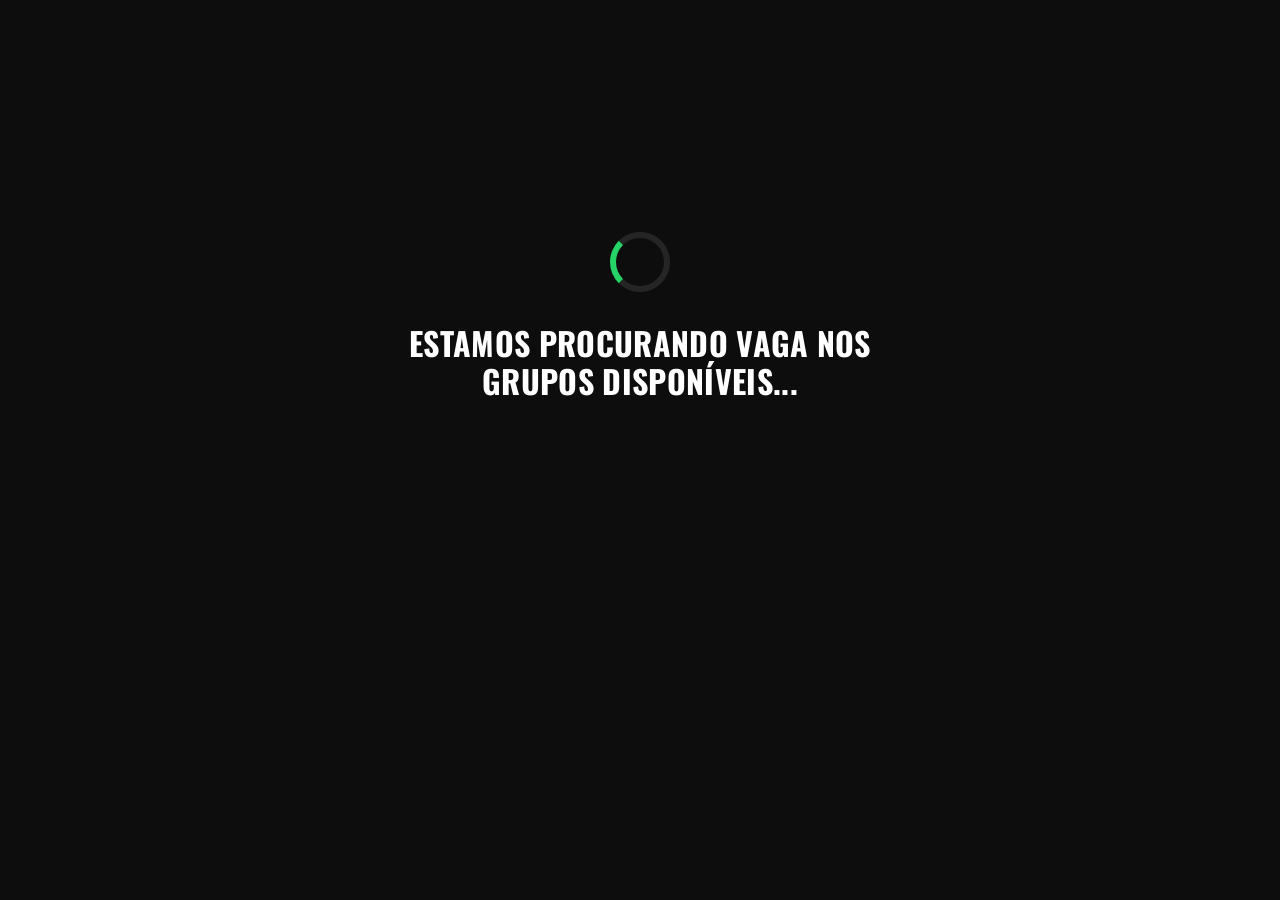
<file: grupos/index.html>
<!DOCTYPE html>
<html lang="pt-BR">
<head>
    <meta charset="UTF-8">
    <meta name="viewport" content="width=device-width, initial-scale=1.0">
    <title>Redirecionando para o Grupo - Natureza Filosófica</title>
    
    <!-- Google Fonts -->
    <link rel="preconnect" href="https://fonts.googleapis.com">
    <link rel="preconnect" href="https://fonts.gstatic.com" crossorigin>
    <link href="https://fonts.googleapis.com/css2?family=Montserrat:wght@400;500;600;700&family=Oswald:wght@500;600;700&display=swap" rel="stylesheet">
    
    <!-- CSS -->
    <link rel="stylesheet" href="../oficial/style.css">
    <link rel="stylesheet" href="style.css">

    
    <!-- Facebook Pixel Code -->
    <script>
    !function(f,b,e,v,n,t,s)
    {if(f.fbq)return;n=f.fbq=function(){n.callMethod?
    n.callMethod.apply(n,arguments):n.queue.push(arguments)};
    if(!f._fbq)f._fbq=n;n.push=n;n.loaded=!0;n.version='2.0';
    n.queue=[];t=b.createElement(e);t.async=!0;
    t.src=v;s=b.getElementsByTagName(e)[0];
    s.parentNode.insertBefore(t,s)}(window, document,'script',
    'https://connect.facebook.net/en_US/fbevents.js');
    
    fbq('init', '2115550092258715');
    fbq('init', '1566967544562221');
    fbq('track', 'PageView');
    fbq('trackCustom', 'Grupo');
    </script>
    <noscript>
    <img height="1" width="1" style="display:none" src="https://www.facebook.com/tr?id=2115550092258715&ev=PageView&noscript=1" />
    <img height="1" width="1" style="display:none" src="https://www.facebook.com/tr?id=1566967544562221&ev=PageView&noscript=1" />
    </noscript>
    <!-- End Facebook Pixel Code -->
</head>
<body class="secao-clara page-grupos">
    <div class="container grupos-container">
        
        <!-- Spinner Animado -->
        <div class="spinner"></div>

        <!-- Texto -->
        <h1 class="grupos-titulo">Estamos procurando vaga nos grupos disponíveis...</h1>
        
        <!-- Fallback Wrapper (Aparece caso demore) -->
        <div class="fallback-wrapper" id="fallback-btn" style="opacity: 0; visibility: hidden; transition: opacity 0.5s;">
            <p class="grupos-sub">Se você não for redirecionado automaticamente, clique no botão abaixo:</p>
            <a href="https://chat.whatsapp.com/FnSFeYa5y1Z0rdnBPgGbPM" class="btn-principal btn-grupo">ENTRAR NO GRUPO AGORA</a>
        </div>
        
    </div>

    <script>
        var linkGrupo = "https://chat.whatsapp.com/FnSFeYa5y1Z0rdnBPgGbPM";
        
        setTimeout(function() {
            // Mostra o botão de fallback
            var fallback = document.getElementById('fallback-btn');
            fallback.style.visibility = 'visible';
            fallback.style.opacity = '1';
            
            // Redireciona para o grupo do WhatsApp
            window.location.href = linkGrupo;
        }, 2000); // Aguarda 2 segundos
    </script>
</body>
</html>
</file>
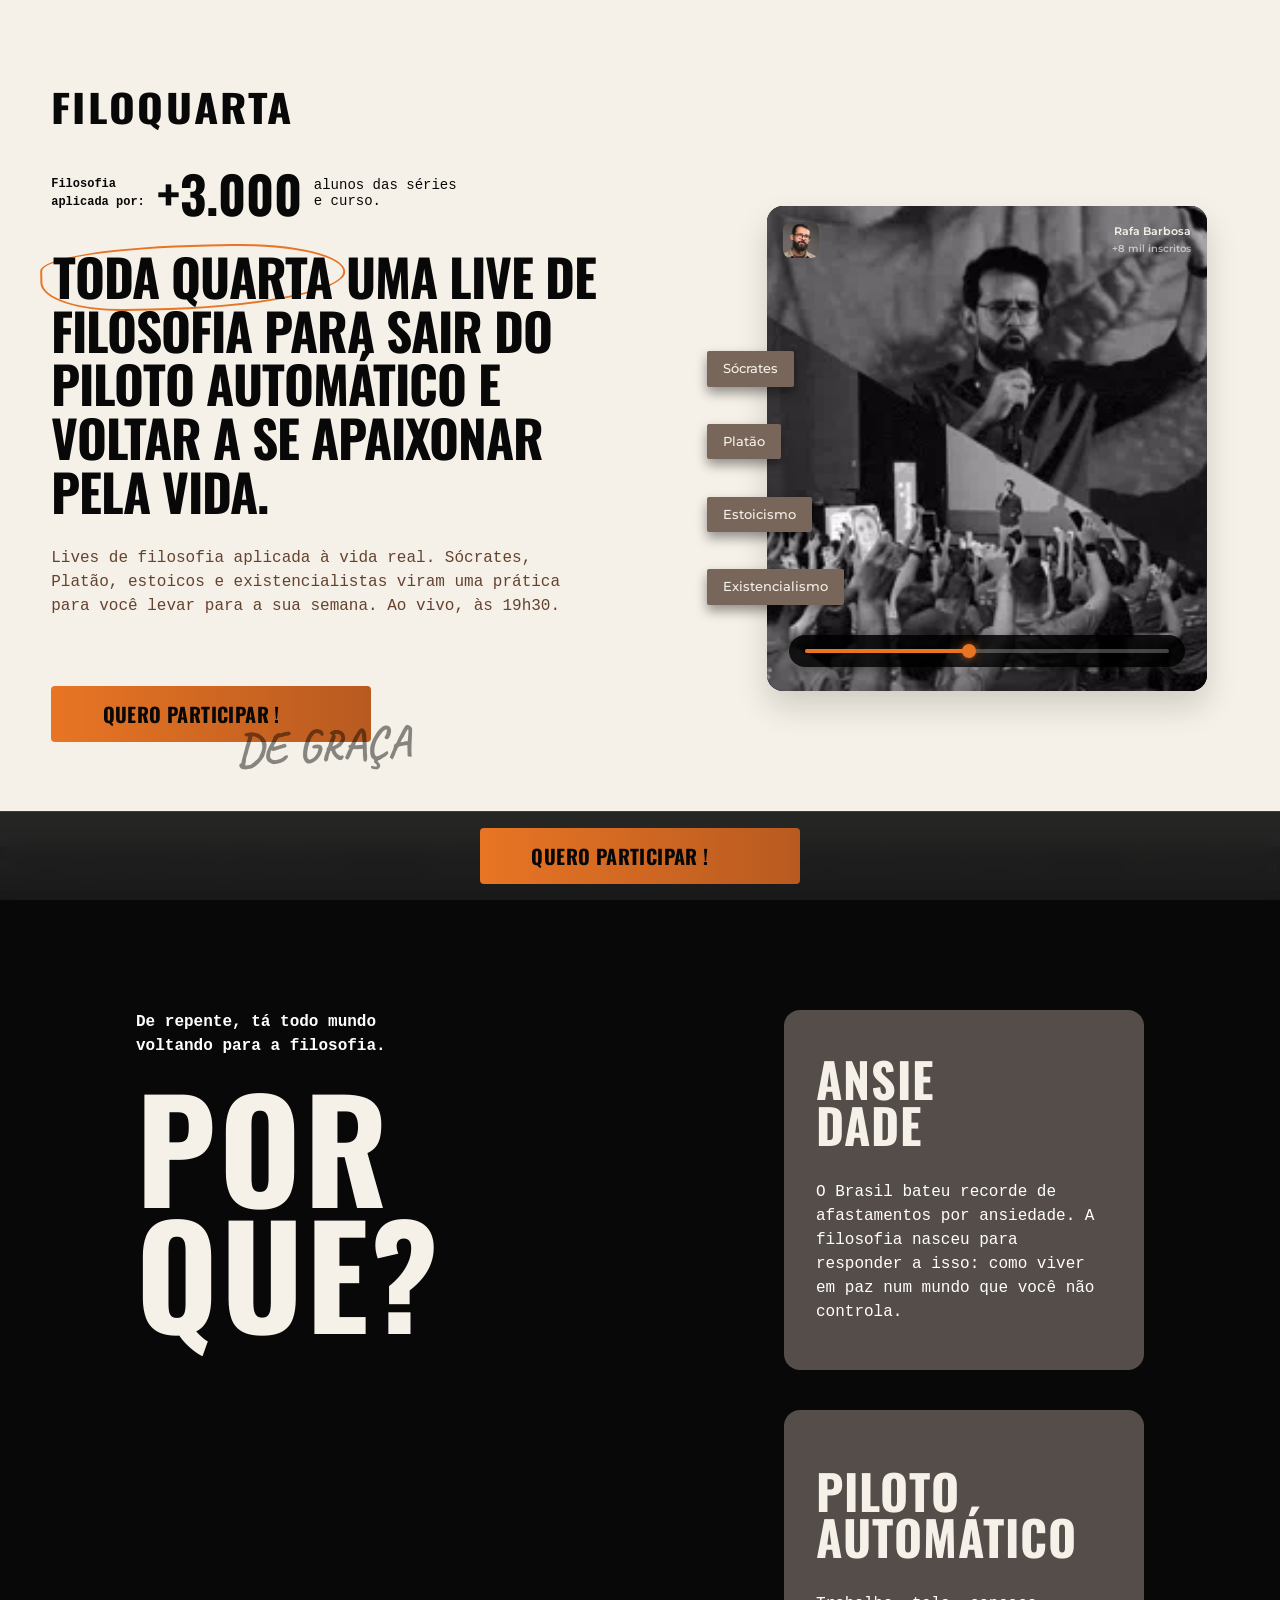
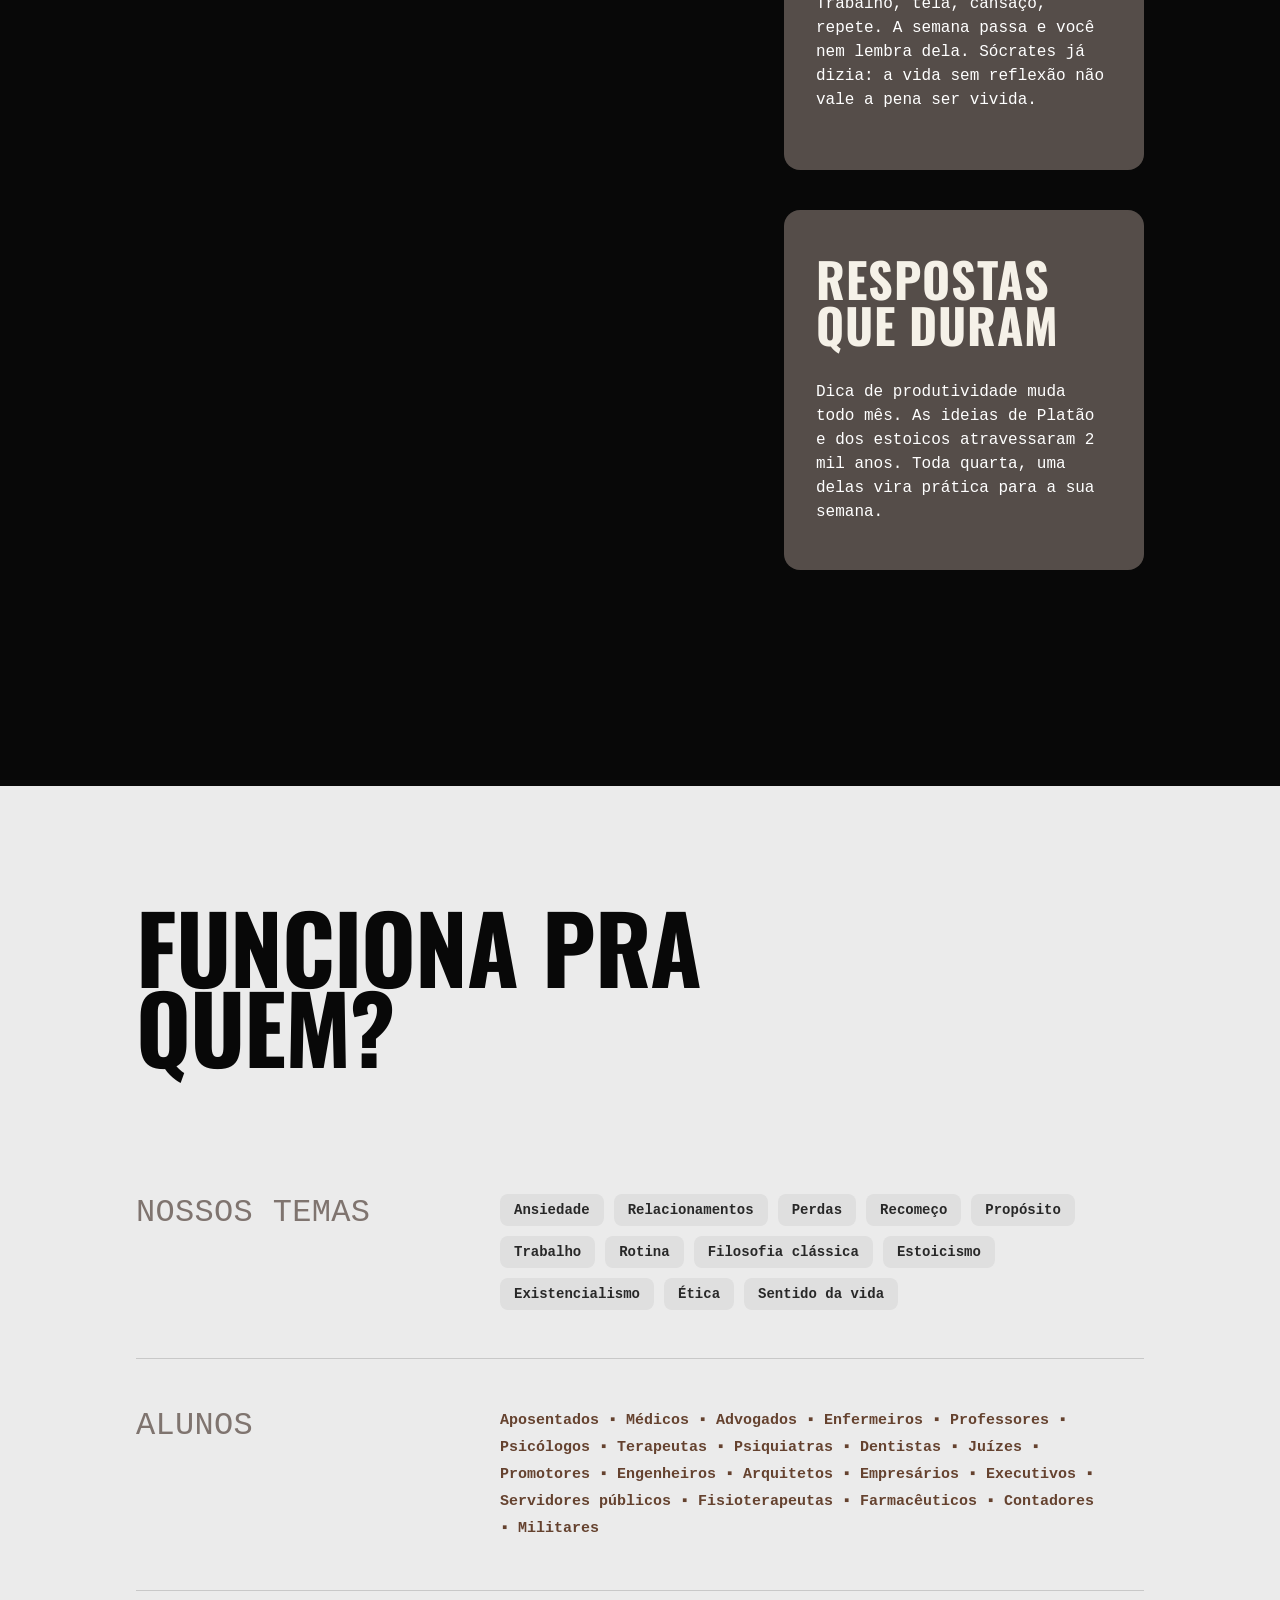
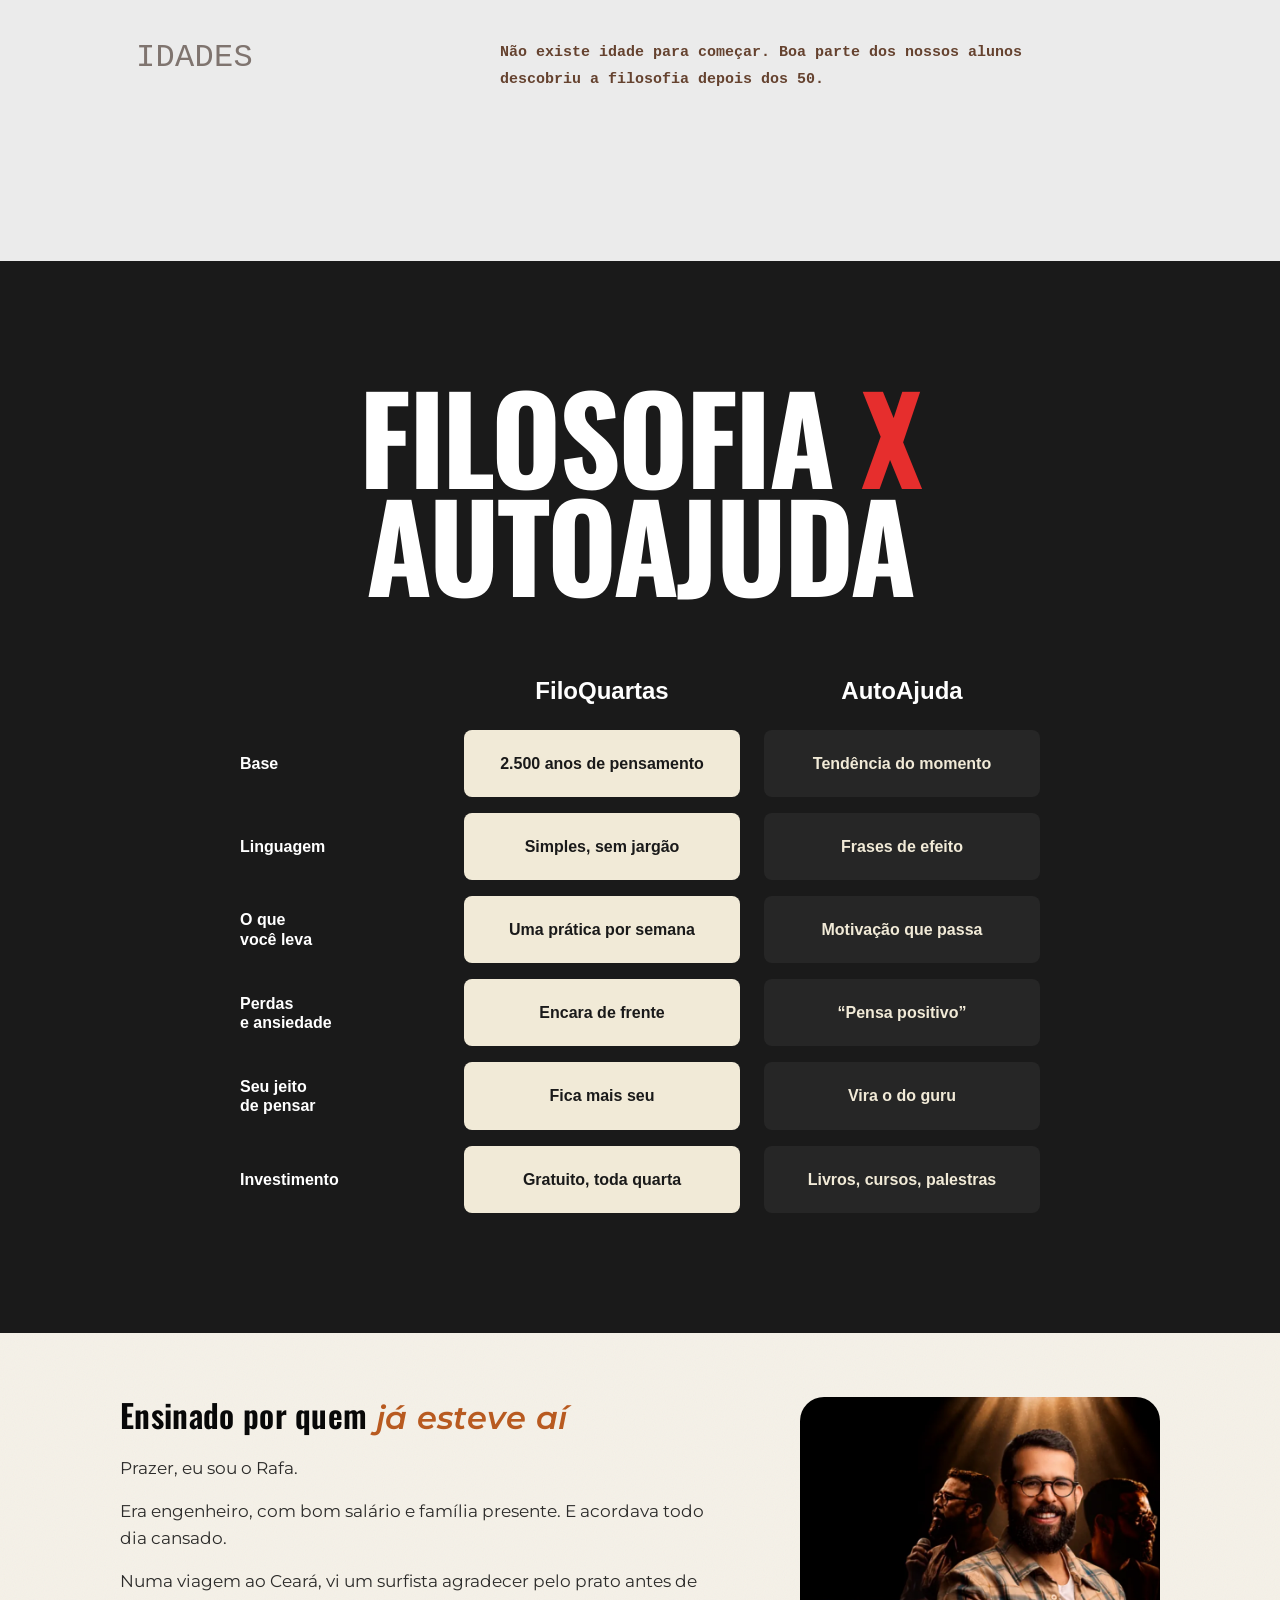
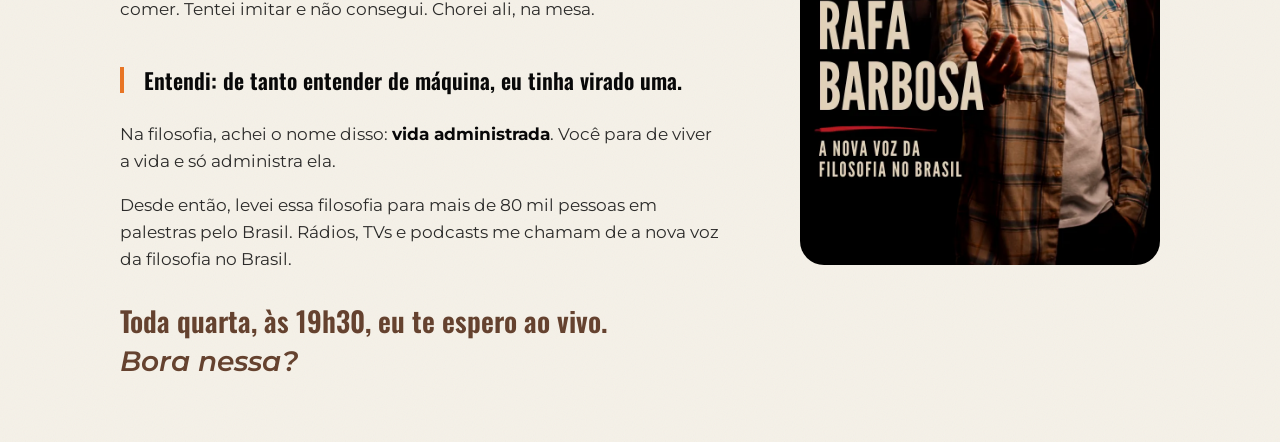
<file: live/index.html>
<!DOCTYPE html>
<html lang="pt-BR">

<head>
    <meta charset="UTF-8">
    <meta name="viewport" content="width=device-width, initial-scale=1.0">
    <title>Lives Semanais - Natureza Filosófica</title>

    <!-- Google Fonts -->
    <link rel="preconnect" href="https://fonts.googleapis.com">
    <link rel="preconnect" href="https://fonts.gstatic.com" crossorigin>
    <link
        href="https://fonts.googleapis.com/css2?family=Montserrat:ital,wght@0,400;0,500;0,600;0,700;1,600&family=Oswald:wght@500;600;700&display=swap"
        rel="stylesheet">

    <!-- CSS -->
    <link rel="stylesheet" href="../oficial/style.css">
    <link rel="stylesheet" href="style.css">

    <!-- Facebook Pixel Code -->
    <script>
        !function (f, b, e, v, n, t, s) {
            if (f.fbq) return; n = f.fbq = function () {
                n.callMethod ?
                n.callMethod.apply(n, arguments) : n.queue.push(arguments)
            };
            if (!f._fbq) f._fbq = n; n.push = n; n.loaded = !0; n.version = '2.0';
            n.queue = []; t = b.createElement(e); t.async = !0;
            t.src = v; s = b.getElementsByTagName(e)[0];
            s.parentNode.insertBefore(t, s)
        }(window, document, 'script',
            'https://connect.facebook.net/en_US/fbevents.js');

        fbq('init', '2115550092258715');
        fbq('init', '1566967544562221');
        fbq('track', 'PageView');
    </script>
    <noscript>
        <img height="1" width="1" style="display:none"
            src="https://www.facebook.com/tr?id=2115550092258715&ev=PageView&noscript=1" />
        <img height="1" width="1" style="display:none"
            src="https://www.facebook.com/tr?id=1566967544562221&ev=PageView&noscript=1" />
    </noscript>
    <!-- End Facebook Pixel Code -->

    <!-- Microsoft Clarity -->
    <script type="text/javascript">
        (function(c,l,a,r,i,t,y){
            c[a]=c[a]||function(){(c[a].q=c[a].q||[]).push(arguments)};
            t=l.createElement(r);t.async=1;t.src="https://www.clarity.ms/tag/"+i;
            y=l.getElementsByTagName(r)[0];y.parentNode.insertBefore(t,y);
        })(window, document, "clarity", "script", "vyelmqx483");
    </script>
</head>

<body class="secao-clara">
    <!-- Hero Lives -->
    <section class="hero-lives">
        <div class="container hero-lives-container">
            <header class="lives-header">
                <h1 class="logo-texto">FILOQUARTA</h1>
                <hr class="divisor-header">
            </header>

            <div class="hero-columns">
                <div class="hero-left">
                    <div class="estatistica">
                        <div class="estatistica-col">
                            <span>Filosofia</span>
                            <span>aplicada por:</span>
                        </div>
                        <span class="numero-destaque">+3.000</span>
                        <div class="estatistica-col">
                            <span>alunos das séries</span>
                            <span>e curso.</span>
                        </div>
                    </div>

                    <h2 class="titulo-principal">
                        <span class="circulo-laranja">TODA QUARTA</span> UMA LIVE DE FILOSOFIA PARA SAIR DO PILOTO
                        AUTOMÁTICO E VOLTAR A SE APAIXONAR PELA VIDA.
                    </h2>

                    <p class="subtitulo-lives">
                        Lives de filosofia aplicada à vida real. Sócrates, Platão, estoicos e existencialistas viram uma
                        prática para você levar para a sua semana. Ao vivo, às 19h30.
                    </p>

                    <div class="cta-wrapper">
                        <a href="#" class="btn-principal btn-lives" onclick="abrirModal(); return false;">QUERO
                            PARTICIPAR !</a>
                        <span class="de-graca">DE GRAÇA</span>
                    </div>
                </div>

                <div class="hero-right">
                    <div class="video-mockup">
                        <!-- Vídeo Placeholder -->
                        <div class="video-img-wrapper">
                            <img src="../oficial/hero-loop.webp" alt="Thumbnail da Live" class="video-placeholder-img">
                        </div>

                        <!-- Perfil flutuante sobre o vídeo -->
                        <div class="perfil-video">
                            <img src="../oficial/assets/Foto_perfil.jpg" alt="Foto de perfil do Rafa Barbosa"
                                class="perfil-foto">
                            <div class="perfil-texto">
                                <span class="perfil-nome">Rafa Barbosa</span>
                                <span class="perfil-subs">+8 mil inscritos</span>
                            </div>
                        </div>

                        <!-- Tags -->
                        <div class="tag-flutuante tag-criativos">Sócrates</div>
                        <div class="tag-flutuante tag-paginas">Platão</div>
                        <div class="tag-flutuante tag-copys">Estoicismo</div>
                        <div class="tag-flutuante tag-debriefings">Existencialismo</div>

                        <!-- Barra de Progresso -->
                        <div class="barra-video">
                            <div class="trilha-progresso">
                                <div class="progresso-preenchido">
                                    <div class="bola-progresso"></div>
                                </div>
                            </div>
                        </div>
                    </div>
                </div>
            </div>
        </div>
    </section>

    <!-- Dobra 2: Por que -->
    <section class="secao-porque">
        <!-- Faixa em movimento (Marquee) -->
        <div class="faixa-marquee">
            <div class="marquee-conteudo">
                <span>Mais calma nas decisões difíceis</span> <span class="ponto">•</span>
                <span>Filosofia sem academiquês</span> <span class="ponto">•</span>
                <span>Mais sentido no dia a dia</span> <span class="ponto">•</span>
                <span>Menos piloto automático</span> <span class="ponto">•</span>
                <span>Caminho claro para o seu propósito</span> <span class="ponto">•</span>
                <span>Mais calma nas decisões difíceis</span> <span class="ponto">•</span>
                <span>Filosofia sem academiquês</span> <span class="ponto">•</span>
                <span>Mais sentido no dia a dia</span> <span class="ponto">•</span>
                <span>Menos piloto automático</span> <span class="ponto">•</span>
                <span>Caminho claro para o seu propósito</span> <span class="ponto">•</span>
                <span>Mais calma nas decisões difíceis</span> <span class="ponto">•</span>
                <span>Filosofia sem academiquês</span> <span class="ponto">•</span>
                <span>Mais sentido no dia a dia</span> <span class="ponto">•</span>
                <span>Menos piloto automático</span> <span class="ponto">•</span>
                <span>Caminho claro para o seu propósito</span> <span class="ponto">•</span>
                <span>Mais calma nas decisões difíceis</span> <span class="ponto">•</span>
                <span>Filosofia sem academiquês</span> <span class="ponto">•</span>
                <span>Mais sentido no dia a dia</span> <span class="ponto">•</span>
                <span>Menos piloto automático</span> <span class="ponto">•</span>
                <span>Caminho claro para o seu propósito</span> <span class="ponto">•</span>
            </div>
        </div>

        <div class="container porque-container">
            <!-- Esquerda (Sticky) -->
            <div class="porque-esquerda">
                <div class="sticky-wrapper">
                    <p class="porque-sub">De repente, tá todo mundo<br>voltando para a filosofia.</p>
                    <h2 class="porque-titulo">POR QUE?</h2>
                </div>
            </div>

            <!-- Direita (Cards) -->
            <div class="porque-direita">
                <div class="porque-card">
                    <h3>ANSIE<br>DADE</h3>
                    <p>O Brasil bateu recorde de afastamentos por ansiedade. A filosofia nasceu para responder a isso:
                        como viver em paz num mundo que você não controla.</p>
                </div>
                <div class="porque-card">
                    <h3>PILOTO<br>AUTOMÁTICO</h3>
                    <p>Trabalho, tela, cansaço, repete. A semana passa e você nem lembra dela. Sócrates já dizia: a vida
                        sem reflexão não vale a pena ser vivida.</p>
                </div>
                <div class="porque-card">
                    <h3>RESPOSTAS<br>QUE DURAM</h3>
                    <p>Dica de produtividade muda todo mês. As ideias de Platão e dos estoicos atravessaram 2 mil anos.
                        Toda quarta, uma delas vira prática para a sua semana.</p>
                </div>
            </div>
        </div>
    </section>

    <!-- Dobra 3: Funciona pra quem? -->
    <section class="secao-funciona">
        <div class="funciona-container">
            <h2 class="funciona-titulo">FUNCIONA PRA<br>QUEM?</h2>

            <div class="funciona-linha">
                <div class="funciona-esquerda">
                    <h3>NOSSOS TEMAS</h3>
                </div>
                <div class="funciona-direita">
                    <div class="tags-nichos">
                        <span class="nicho-tag">Ansiedade</span>
                        <span class="nicho-tag">Relacionamentos</span>
                        <span class="nicho-tag">Perdas</span>
                        <span class="nicho-tag">Recomeço</span>
                        <span class="nicho-tag">Propósito</span>
                        <span class="nicho-tag">Trabalho</span>
                        <span class="nicho-tag">Rotina</span>
                        <span class="nicho-tag">Filosofia clássica</span>
                        <span class="nicho-tag">Estoicismo</span>
                        <span class="nicho-tag">Existencialismo</span>
                        <span class="nicho-tag">Ética</span>
                        <span class="nicho-tag">Sentido da vida</span>
                    </div>
                </div>
            </div>

            <div class="divisor-linha"></div>

            <div class="funciona-linha">
                <div class="funciona-esquerda">
                    <h3>ALUNOS</h3>
                </div>
                <div class="funciona-direita">
                    <p class="texto-mono">
                        Aposentados ▪ Médicos ▪ Advogados ▪ Enfermeiros ▪ Professores ▪ Psicólogos ▪ Terapeutas ▪
                        Psiquiatras ▪ Dentistas ▪ Juízes ▪ Promotores ▪ Engenheiros ▪ Arquitetos ▪ Empresários ▪
                        Executivos ▪ Servidores públicos ▪ Fisioterapeutas ▪ Farmacêuticos ▪ Contadores ▪ Militares
                    </p>
                </div>
            </div>

            <div class="divisor-linha"></div>

            <div class="funciona-linha">
                <div class="funciona-esquerda">
                    <h3>IDADES</h3>
                </div>
                <div class="funciona-direita">
                    <p class="texto-mono">
                        Não existe idade para começar. Boa parte dos nossos alunos descobriu a filosofia depois dos 50.
                    </p>
                </div>
            </div>
        </div>
    </section>
    <!-- Dobra 4: Pago vs Gratuito -->
    <section class="secao-comparacao">
        <div class="container comparacao-container">
            <h2 class="comparacao-titulo">FILOSOFIA <span class="x-vermelho">X</span><br>AUTOAJUDA</h2>

            <div class="tabela-comparacao">
                <!-- Cabeçalho -->
                <div class="linha-tabela cabecalho-tabela">
                    <div class="celula-recurso"></div>
                    <div class="celula-pago">FiloQuartas</div>
                    <div class="celula-gratuito">AutoAjuda</div>
                </div>

                <!-- Linha 1 -->
                <div class="linha-tabela">
                    <div class="celula-recurso">Base</div>
                    <div class="celula-pago item-destaque">2.500 anos de pensamento</div>
                    <div class="celula-gratuito item-escuro">Tendência do momento</div>
                </div>

                <!-- Linha 2 -->
                <div class="linha-tabela">
                    <div class="celula-recurso">Linguagem</div>
                    <div class="celula-pago item-destaque">Simples, sem jargão</div>
                    <div class="celula-gratuito item-escuro">Frases de efeito</div>
                </div>

                <!-- Linha 3 -->
                <div class="linha-tabela">
                    <div class="celula-recurso">O que <br>você leva</div>
                    <div class="celula-pago item-destaque">Uma prática por semana</div>
                    <div class="celula-gratuito item-escuro">Motivação que passa</div>
                </div>

                <!-- Linha 4 -->
                <div class="linha-tabela">
                    <div class="celula-recurso">Perdas<br>e ansiedade</div>
                    <div class="celula-pago item-destaque">Encara de frente</div>
                    <div class="celula-gratuito item-escuro">“Pensa positivo”</div>
                </div>

                <!-- Linha 5 -->
                <div class="linha-tabela">
                    <div class="celula-recurso">Seu jeito <br>de pensar</div>
                    <div class="celula-pago item-destaque">Fica mais seu</div>
                    <div class="celula-gratuito item-escuro">Vira o do guru</div>
                </div>

                <!-- Linha 6 -->
                <div class="linha-tabela">
                    <div class="celula-recurso">Investimento</div>
                    <div class="celula-pago item-destaque">Gratuito, toda quarta</div>
                    <div class="celula-gratuito item-escuro">Livros, cursos, palestras</div>
                </div>
            </div>
        </div>
    </section>

    <!-- Dobra 5: Autoridade -->
    <section class="autoridade-sec" id="autoridade">
        <div class="ruido" style="opacity: 0.05; z-index: 0;"></div>
        <div class="autoridade-container" style="position: relative; z-index: 1;">

            <div class="autoridade-conteudo">
                <h2 class="autoridade-h2">
                    Ensinado por quem <em>já esteve aí</em>
                </h2>

                <div class="autoridade-historia">
                    <p>Prazer, eu sou o Rafa.</p>
                    <p>Era engenheiro, com bom salário e família presente. E acordava todo dia cansado.</p>
                    <p>Numa viagem ao Ceará, vi um surfista agradecer pelo prato antes de comer. Tentei imitar e não
                        consegui. Chorei ali, na mesa.</p>

                    <blockquote class="autoridade-citacao">
                        Entendi: de tanto entender de máquina, eu tinha virado uma.
                    </blockquote>

                    <p>Na filosofia, achei o nome disso: <strong>vida administrada</strong>. Você para de viver a vida e
                        só administra ela.</p>
                    <p>Desde então, levei essa filosofia para mais de 80 mil pessoas em palestras pelo Brasil. Rádios,
                        TVs e podcasts me chamam de a nova voz da filosofia no Brasil.</p>
                </div>

                <div class="autoridade-fechamento">
                    <p class="autoridade-fechamento-linha1">Toda quarta, às 19h30, eu te espero ao vivo.</p>
                    <p class="autoridade-fechamento-linha2">Bora nessa?</p>
                </div>
            </div>

            <div class="autoridade-foto-wrapper">
                <picture>
                    <source srcset="../oficial/assets/rafa_foto.webp" type="image/webp">
                    <img src="../oficial/assets/rafa_foto.png" alt="Rafa Barbosa, a nova voz da filosofia no Brasil"
                        loading="lazy" decoding="async" class="autoridade-foto">
                </picture>
            </div>

        </div>
    </section>

    <!-- Modal de Inscrição -->
    <div class="modal-overlay" id="modal-overlay" onclick="fecharModal()"></div>
    <div class="modal-inscricao" id="modal-inscricao" role="dialog" aria-modal="true"
        aria-label="Formulário de inscrição">
        <button class="modal-fechar" onclick="fecharModal()" aria-label="Fechar">&times;</button>

        <h3 class="modal-titulo">Inscrição gratuita</h3>
        <p class="modal-sub">Toda quarta, às 19h30. Ao vivo, de graça.</p>

        <form class="modal-form" onsubmit="enviarInscricao(event)">
            <input type="email" id="modal-email" class="modal-input" placeholder="Email" required autocomplete="email">

            <div class="modal-telefone-wrapper">
                <div class="modal-ddi">
                    <span class="ddi-bandeira">🇧🇷</span>
                    <span class="ddi-codigo">+55</span>
                </div>
                <input type="tel" id="modal-telefone" class="modal-input modal-input-tel"
                    placeholder="Whatsapp (11) 98765-4321" required autocomplete="tel" inputmode="numeric">
            </div>

            <button type="submit" class="modal-btn-enviar">FAZER INSCRIÇÃO</button>
        </form>
    </div>

    <script>
        // Máscara de telefone
        document.getElementById('modal-telefone').addEventListener('input', function (e) {
            var v = e.target.value.replace(/\D/g, '').substring(0, 11);
            if (v.length >= 7) {
                v = '(' + v.substring(0, 2) + ') ' + v.substring(2, 7) + '-' + v.substring(7);
            } else if (v.length >= 3) {
                v = '(' + v.substring(0, 2) + ') ' + v.substring(2);
            } else if (v.length > 0) {
                v = '(' + v;
            }
            e.target.value = v;
        });

        function abrirModal() {
            document.getElementById('modal-overlay').classList.add('ativo');
            document.getElementById('modal-inscricao').classList.add('ativo');
            document.body.style.overflow = 'hidden';
            setTimeout(function () { document.getElementById('modal-email').focus(); }, 100);
        }

        function fecharModal() {
            document.getElementById('modal-overlay').classList.remove('ativo');
            document.getElementById('modal-inscricao').classList.remove('ativo');
            document.body.style.overflow = '';
        }

        // Fecha com ESC
        document.addEventListener('keydown', function (e) {
            if (e.key === 'Escape') fecharModal();
        });

        function obterUTMs() {
            var params = new URLSearchParams(window.location.search);
            return {
                utm_source: params.get('utm_source') || '',
                utm_medium: params.get('utm_medium') || '',
                utm_campaign: params.get('utm_campaign') || '',
                utm_content: params.get('utm_content') || '',
                utm_term: params.get('utm_term') || ''
            };
        }

        function enviarInscricao(e) {
            e.preventDefault();

            // Dispara o evento de Lead do Facebook Pixel no clique do botão
            if (typeof fbq === 'function') {
                fbq('track', 'Lead');
            }

            var btn = document.querySelector('.modal-btn-enviar');
            var btnTexto = btn.innerText;
            btn.innerText = 'ENVIANDO...';
            btn.disabled = true;

            var email = document.getElementById('modal-email').value;
            var telBruto = document.getElementById('modal-telefone').value;

            // Remove parênteses, espaços e traços. Ex: (67) 98177-6819 -> 67981776819
            var tel = telBruto.replace(/[\(\)\s\-]/g, '');

            var utms = obterUTMs();

            var payload = {
                nome: '',
                email: email,
                telefone: tel,
                utm_source: utms.utm_source,
                utm_medium: utms.utm_medium,
                utm_campaign: utms.utm_campaign,
                utm_content: utms.utm_content,
                utm_term: utms.utm_term
            };

            var webhookUrl = 'https://webhook-rafa.rafaelbarbosaoficial.com.br/webhook/livesemanal';
            var supabaseUrl = 'https://svyfkdvuktdlfipzpbcm.supabase.co/rest/v1/webinar_leads';
            var supabaseKey = 'eyJhbGciOiJIUzI1NiIsInR5cCI6IkpXVCJ9.eyJpc3MiOiJzdXBhYmFzZSIsInJlZiI6InN2eWZrZHZ1a3RkbGZpcHpwYmNtIiwicm9sZSI6ImFub24iLCJpYXQiOjE3NzQ3Mzk1NzUsImV4cCI6MjA5MDMxNTU3NX0.Q8FFm1VHAYaktUFJdpRDTGg2uNU4CHh3qnNnZTA30-E';

            var reqWebhook = fetch(webhookUrl, {
                method: 'POST',
                headers: { 'Content-Type': 'application/json' },
                body: JSON.stringify(payload)
            }).catch(function (e) { console.error('Erro Webhook:', e); });

            var reqSupabase = fetch(supabaseUrl, {
                method: 'POST',
                headers: {
                    'Content-Type': 'application/json',
                    'apikey': supabaseKey,
                    'Authorization': 'Bearer ' + supabaseKey,
                    'Prefer': 'resolution=merge-duplicates'
                },
                body: JSON.stringify(payload)
            }).catch(function (e) { console.error('Erro Supabase:', e); });

            Promise.all([reqWebhook, reqSupabase]).then(function () {
                window.location.href = 'https://naturezafilosofica.com.br/obrigado-live';
            });
        }

        // Lógica da barra flutuante
        document.addEventListener("DOMContentLoaded", function () {
            var heroBtn = document.querySelector('.hero-lives .btn-lives');
            var barraFlutuante = document.getElementById('barra-flutuante');

            if (heroBtn && barraFlutuante) {
                var observer = new IntersectionObserver(function (entries) {
                    if (entries[0].isIntersecting) {
                        // Botão do hero está visível, esconde a barra
                        barraFlutuante.classList.remove('ativa');
                    } else {
                        // Botão do hero saiu da tela, mostra a barra
                        barraFlutuante.classList.add('ativa');
                    }
                }, { threshold: 0 });

                observer.observe(heroBtn);
            }
        });
    </script>

    <!-- Barra Flutuante -->
    <div class="barra-flutuante" id="barra-flutuante">
        <a href="#" class="btn-principal btn-lives" onclick="abrirModal(); return false;">QUERO PARTICIPAR !</a>
    </div>

</body>

</html>
</file>
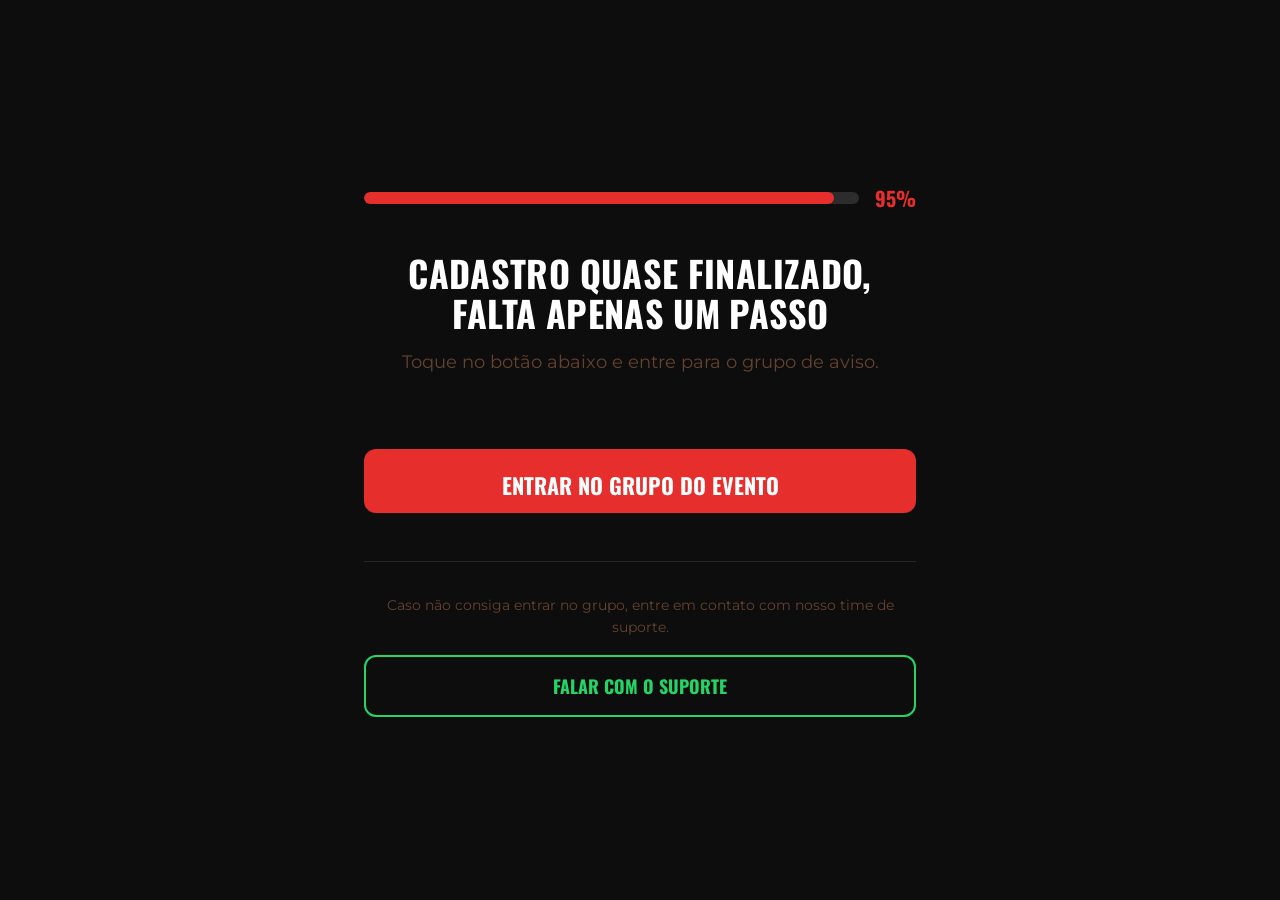
<file: obrigado-live/index.html>
<!DOCTYPE html>
<html lang="pt-BR">

<head>
    <meta charset="UTF-8">
    <meta name="viewport" content="width=device-width, initial-scale=1.0">
    <title>Cadastro Quase Finalizado - Natureza Filosófica</title>

    <!-- Google Fonts -->
    <link rel="preconnect" href="https://fonts.googleapis.com">
    <link rel="preconnect" href="https://fonts.gstatic.com" crossorigin>
    <link
        href="https://fonts.googleapis.com/css2?family=Montserrat:wght@400;500;600;700&family=Oswald:wght@500;600;700&display=swap"
        rel="stylesheet">

    <!-- CSS -->
    <link rel="stylesheet" href="../oficial/style.css">
    <link rel="stylesheet" href="style.css">

    <!-- Facebook Pixel Code -->
    <script>
        !function (f, b, e, v, n, t, s) {
            if (f.fbq) return; n = f.fbq = function () {
                n.callMethod ?
                n.callMethod.apply(n, arguments) : n.queue.push(arguments)
            };
            if (!f._fbq) f._fbq = n; n.push = n; n.loaded = !0; n.version = '2.0';
            n.queue = []; t = b.createElement(e); t.async = !0;
            t.src = v; s = b.getElementsByTagName(e)[0];
            s.parentNode.insertBefore(t, s)
        }(window, document, 'script',
            'https://connect.facebook.net/en_US/fbevents.js');

        fbq('init', '2115550092258715');
        fbq('init', '1566967544562221');
        fbq('track', 'PageView');
    </script>
    <noscript>
        <img height="1" width="1" style="display:none"
            src="https://www.facebook.com/tr?id=2115550092258715&ev=PageView&noscript=1" />
        <img height="1" width="1" style="display:none"
            src="https://www.facebook.com/tr?id=1566967544562221&ev=PageView&noscript=1" />
    </noscript>
    <!-- End Facebook Pixel Code -->

    <!-- Microsoft Clarity -->
    <script type="text/javascript">
        (function(c,l,a,r,i,t,y){
            c[a]=c[a]||function(){(c[a].q=c[a].q||[]).push(arguments)};
            t=l.createElement(r);t.async=1;t.src="https://www.clarity.ms/tag/"+i;
            y=l.getElementsByTagName(r)[0];y.parentNode.insertBefore(t,y);
        })(window, document, "clarity", "script", "vyelmqx483");
    </script>
</head>

<body class="secao-clara page-obrigado">
    <div class="container obrigado-container">
        <!-- Barra de Progresso -->
        <div class="progresso-wrapper">
            <div class="progresso-barra">
                <div class="progresso-preenchimento" style="width: 95%;"></div>
            </div>
            <span class="progresso-texto">95%</span>
        </div>

        <!-- Títulos -->
        <h1 class="obrigado-titulo">CADASTRO QUASE FINALIZADO, FALTA APENAS UM PASSO</h1>
        <p class="obrigado-sub">Toque no botão abaixo e entre para o grupo de aviso.</p>

        <!-- Botão Grupo -->
        <a href="https://naturezafilosofica.com.br/grupos" class="btn-principal btn-grupo">ENTRAR NO GRUPO DO EVENTO</a>

        <!-- Suporte -->
        <div class="suporte-wrapper">
            <p class="suporte-texto">Caso não consiga entrar no grupo, entre em contato com nosso time de suporte.</p>
            <a href="https://api.whatsapp.com/send/?phone=5511939454468&text=Não+consegui+entrar+no+grupo+do+evento%2C+pode+me+adicionar%3F&type=phone_number&app_absent=0"
                class="btn-suporte">FALAR COM O SUPORTE</a>
        </div>
    </div>

    <script>
        // Redireciona para a página de grupos caso a pessoa não aperte o botão em 4 segundos
        setTimeout(function () {
            window.location.href = 'https://naturezafilosofica.com.br/grupos';
        }, 4000);
    </script>
</body>

</html>
</file>
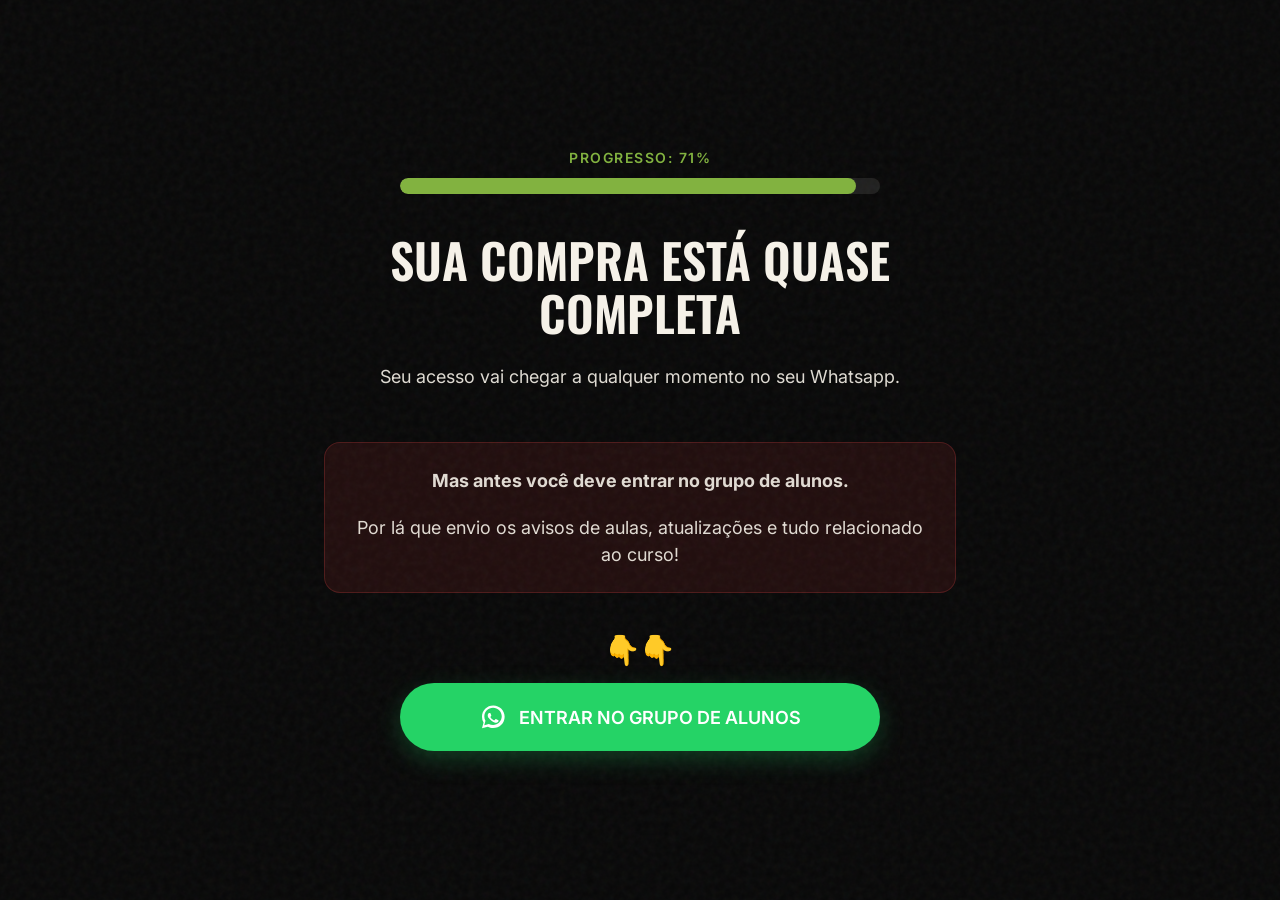
<file: obrigado/index.html>
<!DOCTYPE html>
<html lang="pt-BR">

<head>
    <meta charset="UTF-8">
    <meta name="viewport" content="width=device-width, initial-scale=1.0">
    <title>Obrigado! Sua compra está quase completa.</title>
    <link rel="preconnect" href="https://fonts.googleapis.com">
    <link rel="preconnect" href="https://fonts.gstatic.com" crossorigin>
    <link href="https://fonts.googleapis.com/css2?family=Inter:wght@400;500;600&family=Oswald:wght@500;600&display=swap"
        rel="stylesheet">

    <style>
        :root {
            --f-padrao: 'Inter', sans-serif;
            --f-titulo: 'Oswald', sans-serif;
            --c-fundo: #080808;
            --c-claro: #F5F1E8;
            --c-verde: #82B240;
            --c-whats: #25D366;
            --c-whats-hover: #1ebe5d;
        }

        body {
            background-color: var(--c-fundo);
            color: var(--c-claro);
            font-family: var(--f-padrao);
            margin: 0;
            padding: 0;
            display: flex;
            justify-content: center;
            align-items: center;
            min-height: 100vh;
            text-align: center;
        }

        .container {
            max-width: 680px;
            width: 100%;
            padding: 48px 24px;
            box-sizing: border-box;
            display: flex;
            flex-direction: column;
            align-items: center;
        }

        /* Ruído de fundo opcional para combinar com a identidade */
        .ruido {
            position: fixed;
            top: 0;
            left: 0;
            width: 100vw;
            height: 100vh;
            background-image: url("data:image/svg+xml,%3Csvg viewBox='0 0 200 200' xmlns='http://www.w3.org/2000/svg'%3E%3Cfilter id='noiseFilter'%3E%3CfeTurbulence type='fractalNoise' baseFrequency='0.65' numOctaves='3' stitchTiles='stitch'/%3E%3C/filter%3E%3Crect width='100%25' height='100%25' filter='url(%23noiseFilter)'/%3E%3C/svg%3E");
            opacity: 0.05;
            pointer-events: none;
            z-index: 0;
        }

        .content {
            position: relative;
            z-index: 1;
            width: 100%;
            display: flex;
            flex-direction: column;
            align-items: center;
            opacity: 0;
            transform: translateY(20px);
            animation: fadeUp 0.8s ease forwards;
        }

        @keyframes fadeUp {
            to {
                opacity: 1;
                transform: translateY(0);
            }
        }

        /* Barra de Progresso */
        .progress-wrapper {
            width: 100%;
            max-width: 480px;
            margin-bottom: 40px;
        }

        .progress-text {
            font-size: 14px;
            font-weight: 600;
            text-transform: uppercase;
            letter-spacing: 1.5px;
            margin-bottom: 12px;
            color: var(--c-verde);
        }

        .progress-container {
            background-color: rgba(245, 241, 232, 0.1);
            border-radius: 20px;
            height: 16px;
            width: 100%;
            overflow: hidden;
            position: relative;
        }

        .progress-bar {
            background-color: var(--c-verde);
            height: 100%;
            width: 0%;
            /* Inicia em 0 e anima para 95% via JS */
            transition: width 1.5s cubic-bezier(0.22, 1, 0.36, 1);
            border-radius: 20px;
        }

        h1 {
            font-family: var(--f-titulo);
            font-size: clamp(32px, 8vw, 48px);
            font-weight: 600;
            line-height: 1.1;
            margin: 0 0 24px 0;
            text-transform: uppercase;
        }

        p {
            font-size: 18px;
            line-height: 1.5;
            margin: 0 0 20px 0;
            color: rgba(245, 241, 232, 0.9);
        }

        .destaque-vermelho {
            color: #ff4a4a;
            font-weight: 600;
        }

        .aviso {
            font-size: 17px;
            background: rgba(255, 74, 74, 0.1);
            border: 1px solid rgba(255, 74, 74, 0.2);
            padding: 24px;
            border-radius: 16px;
            margin-top: 32px;
            margin-bottom: 40px;
        }

        .aviso p:last-child {
            margin-bottom: 0;
        }

        .btn-whatsapp {
            display: inline-flex;
            align-items: center;
            justify-content: center;
            background-color: var(--c-whats);
            color: #ffffff;
            font-family: var(--f-padrao);
            font-weight: 600;
            font-size: 18px;
            text-decoration: none;
            padding: 20px 32px;
            border-radius: 100px;
            transition: all 0.2s ease;
            width: 100%;
            max-width: 480px;
            box-sizing: border-box;
            box-shadow: 0 8px 24px rgba(37, 211, 102, 0.25);
        }

        .btn-whatsapp:hover {
            background-color: var(--c-whats-hover);
            transform: scale(1.02);
            box-shadow: 0 12px 32px rgba(37, 211, 102, 0.35);
        }

        .btn-whatsapp svg {
            width: 28px;
            height: 28px;
            margin-right: 12px;
            fill: currentColor;
        }

        .setas {
            font-size: 28px;
            margin-bottom: 16px;
            animation: bounce 2s infinite;
        }

        @keyframes bounce {

            0%,
            20%,
            50%,
            80%,
            100% {
                transform: translateY(0);
            }

            40% {
                transform: translateY(-10px);
            }

            60% {
                transform: translateY(-5px);
            }
        }

        @media (max-width: 600px) {
            .container {
                padding: 32px 20px;
            }

            .btn-whatsapp {
                font-size: 16px;
                padding: 16px 24px;
            }
        }
    </style>

    <!-- Facebook Pixel Code -->
    <script>
        !function (f, b, e, v, n, t, s) {
            if (f.fbq) return; n = f.fbq = function () {
                n.callMethod ?
                n.callMethod.apply(n, arguments) : n.queue.push(arguments)
            };
            if (!f._fbq) f._fbq = n; n.push = n; n.loaded = !0; n.version = '2.0';
            n.queue = []; t = b.createElement(e); t.async = !0;
            t.src = v; s = b.getElementsByTagName(e)[0];
            s.parentNode.insertBefore(t, s)
        }(window, document, 'script',
            'https://connect.facebook.net/en_US/fbevents.js');

        fbq('init', '2115550092258715');
        fbq('init', '1566967544562221');
        fbq('track', 'PageView');
    </script>
    <noscript>
        <img height="1" width="1" style="display:none"
            src="https://www.facebook.com/tr?id=2115550092258715&ev=PageView&noscript=1" />
        <img height="1" width="1" style="display:none"
            src="https://www.facebook.com/tr?id=1566967544562221&ev=PageView&noscript=1" />
    </noscript>
    <!-- End Facebook Pixel Code -->

    <!-- Microsoft Clarity -->
    <script type="text/javascript">
        (function(c,l,a,r,i,t,y){
            c[a]=c[a]||function(){(c[a].q=c[a].q||[]).push(arguments)};
            t=l.createElement(r);t.async=1;t.src="https://www.clarity.ms/tag/"+i;
            y=l.getElementsByTagName(r)[0];y.parentNode.insertBefore(t,y);
        })(window, document, "clarity", "script", "vyelmqx483");
    </script>
</head>

<body>
    <div class="ruido"></div>

    <div class="container">
        <div class="content">

            <div class="progress-wrapper">
                <div class="progress-text">Progresso: <span id="porcentagem">0</span>%</div>
                <div class="progress-container">
                    <div class="progress-bar" id="progressBar"></div>
                </div>
            </div>

            <h1>SUA COMPRA ESTÁ QUASE COMPLETA</h1>

            <p>Seu acesso vai chegar a qualquer momento no seu Whatsapp.</p>

            <div class="aviso">
                <p><strong>Mas antes você deve entrar no grupo de alunos.</strong></p>
                <p>Por lá que envio os avisos de aulas, atualizações e tudo relacionado ao curso!</p>
            </div>

            <div class="setas">👇👇</div>

            <a href="https://chat.whatsapp.com/HzZpR3d87UxHRjHh8wUdx7" class="btn-whatsapp" target="_blank"
                rel="noopener noreferrer">
                <svg viewBox="0 0 24 24" xmlns="http://www.w3.org/2000/svg">
                    <path
                        d="M12.031 21.492c-1.57-.008-3.111-.422-4.471-1.196l-4.996 1.31 1.332-4.871a9.92 9.92 0 0 1-1.34-4.994C2.565 6.273 6.814 2.034 12.28 2.04c5.467.006 9.71 4.256 9.704 9.722 0 5.468-4.254 9.722-9.953 9.73zM12.03 4.041C7.917 4.037 4.568 7.39 4.57 11.503c0 1.32.341 2.613.985 3.753l-1.042 3.81 3.896-1.021a7.925 7.925 0 0 0 3.619.876h.004c4.113.004 7.464-3.348 7.464-7.462 0-4.115-3.349-7.416-7.466-7.418zm4.07 10.428c-.224-.112-1.322-.653-1.526-.728-.204-.075-.353-.112-.5.112-.15.224-.576.728-.707.877-.13.15-.262.168-.486.056-.224-.112-.942-.347-1.796-1.111-.664-.594-1.112-1.329-1.242-1.554-.131-.225-.014-.347.098-.458.1-.1.224-.262.336-.393.112-.13.15-.224.224-.374.075-.15.037-.28-.019-.393-.056-.112-.5-1.206-.684-1.65-.18-.432-.363-.374-.5-.38l-.427-.006c-.15 0-.393.056-.598.28-.204.225-.783.766-.783 1.868 0 1.103.803 2.168.914 2.317.112.15 1.58 2.41 3.827 3.38.535.23 1.018.396 1.41.525.545.18 1.042.155 1.436.094.444-.068 1.322-.54 1.508-1.065.187-.525.187-.975.13-1.065-.056-.094-.204-.15-.428-.262z" />
                </svg>
                ENTRAR NO GRUPO DE ALUNOS
            </a>

        </div>
    </div>

    <script>
        document.addEventListener("DOMContentLoaded", function () {
            // Inicia animação da barra
            setTimeout(function () {
                const bar = document.getElementById("progressBar");
                const text = document.getElementById("porcentagem");

                bar.style.width = "95%";

                // Anima o número de 0 a 95
                let current = 0;
                const target = 95;
                const duration = 1500; // ms
                const interval = 20; // ms
                const step = (target / (duration / interval));

                const timer = setInterval(() => {
                    current += step;
                    if (current >= target) {
                        current = target;
                        clearInterval(timer);
                    }
                    text.textContent = Math.round(current);
                }, interval);

            }, 300);
        });
    </script>
</body>

</html>
</file>
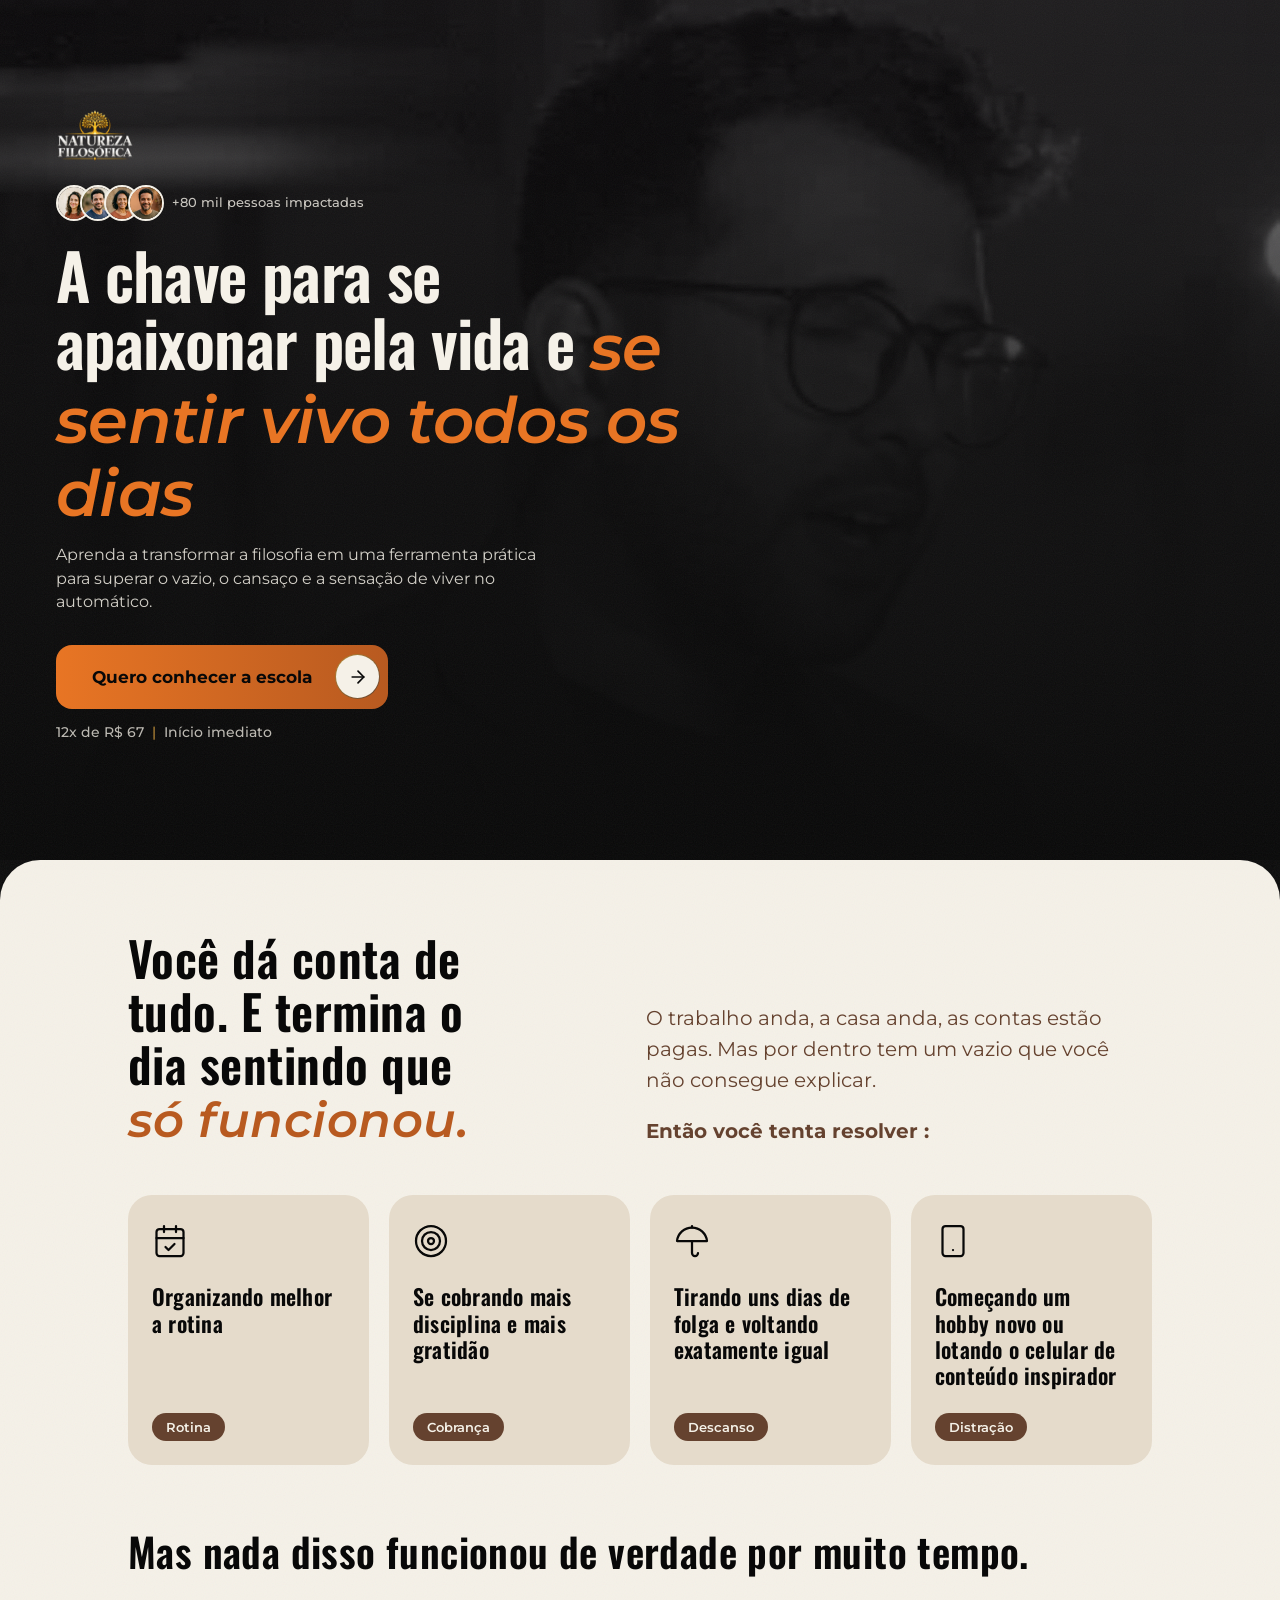
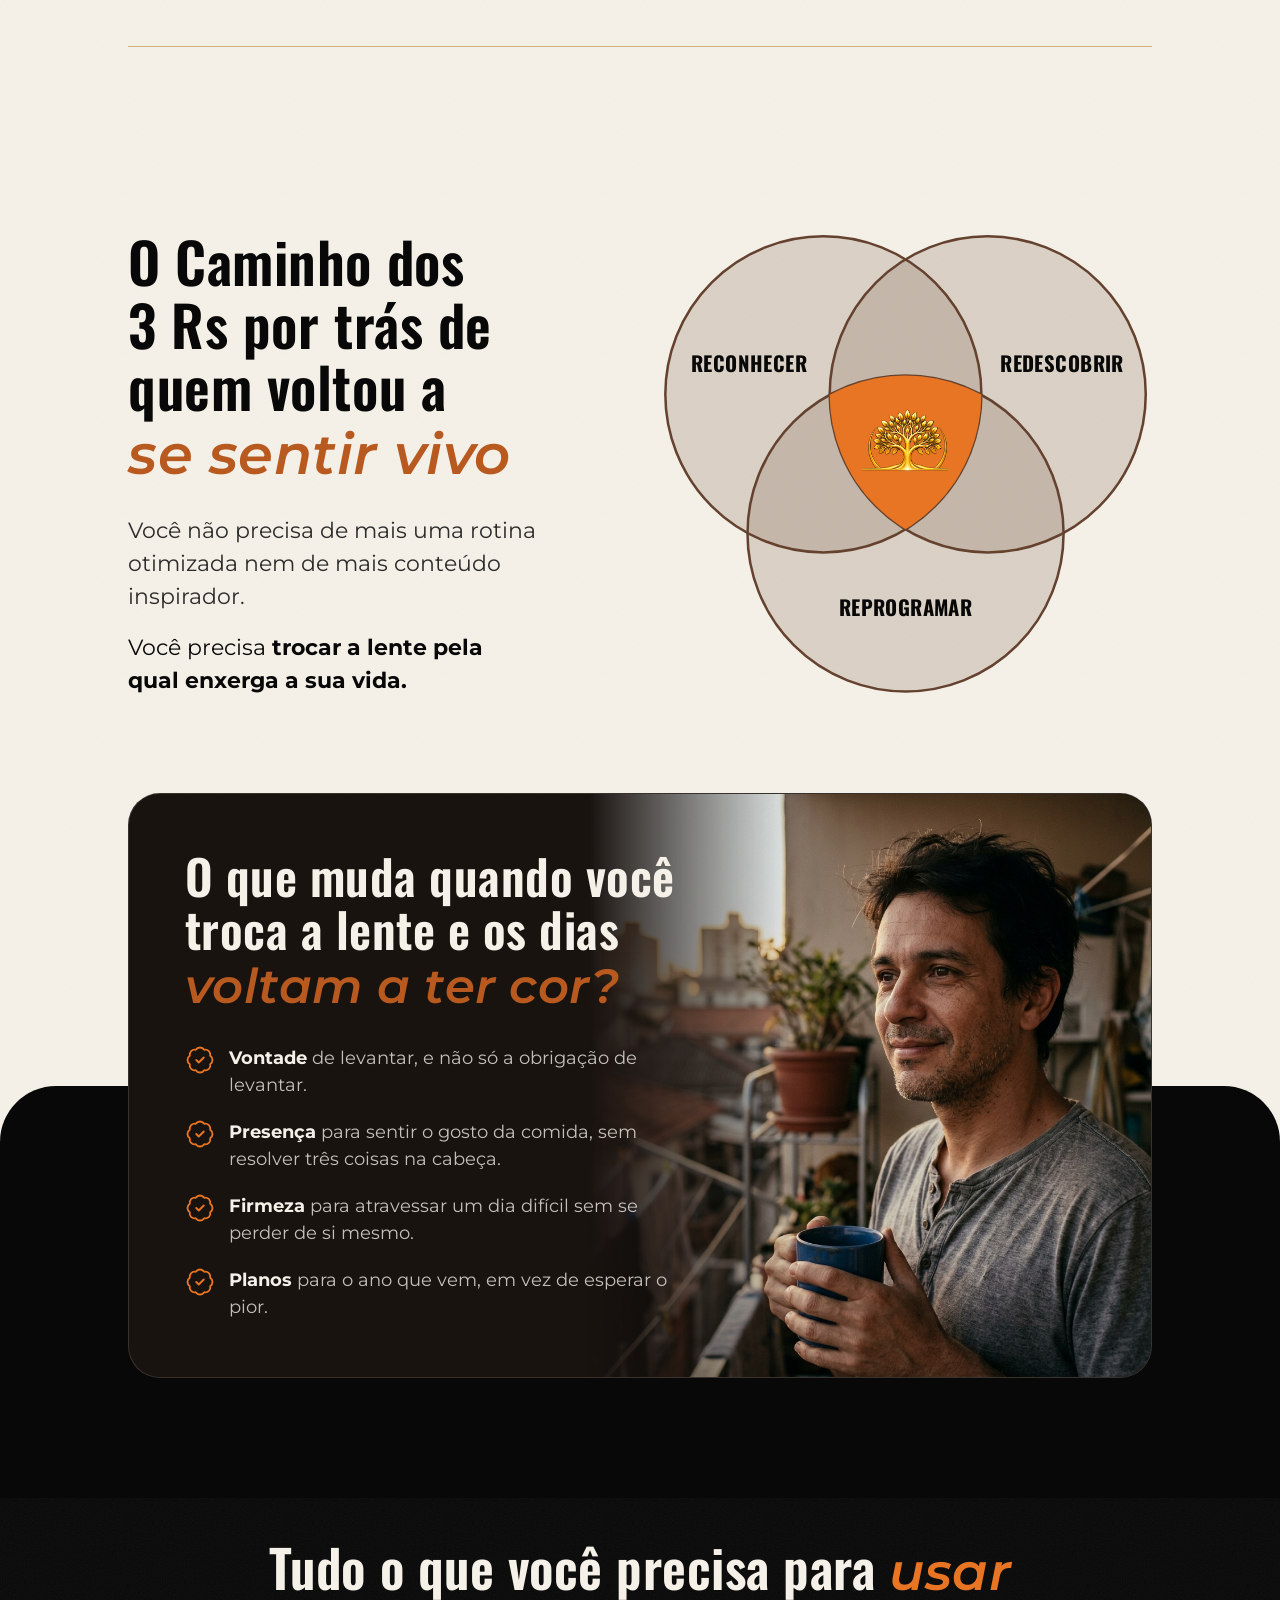
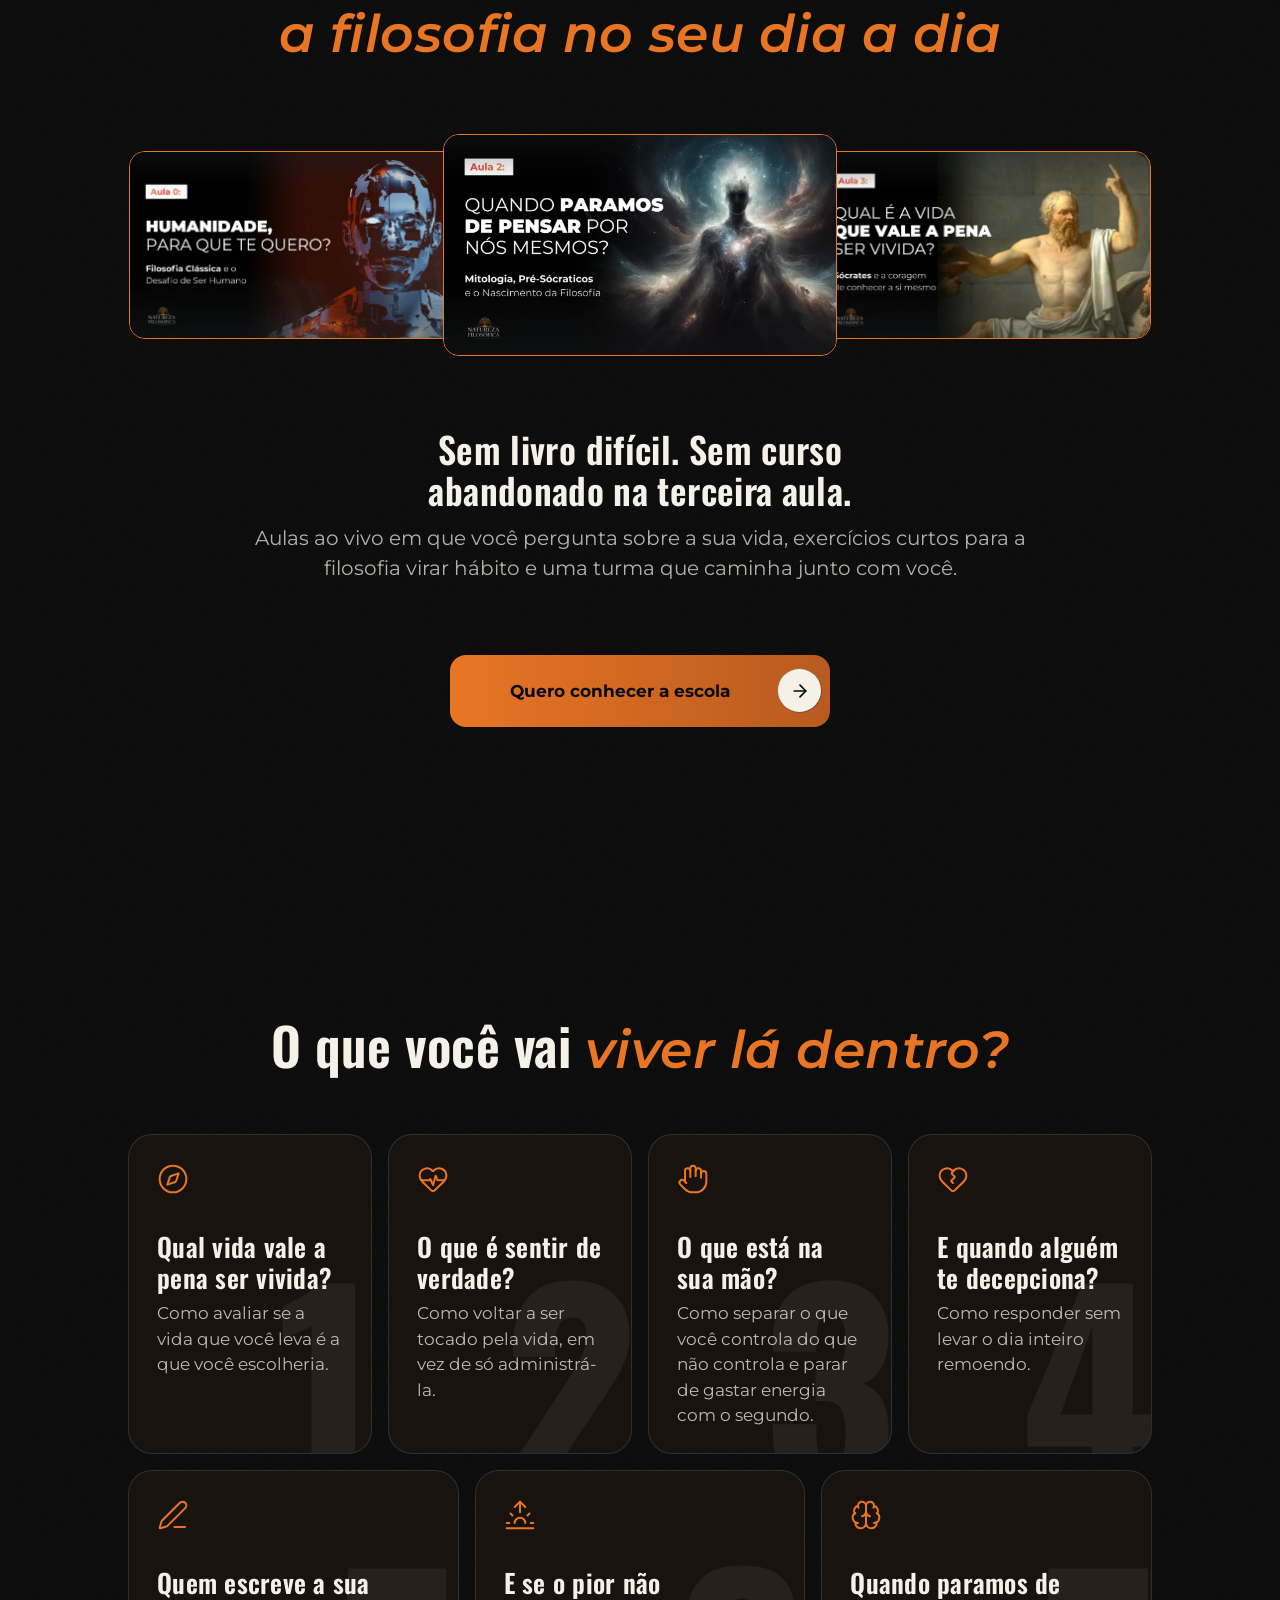
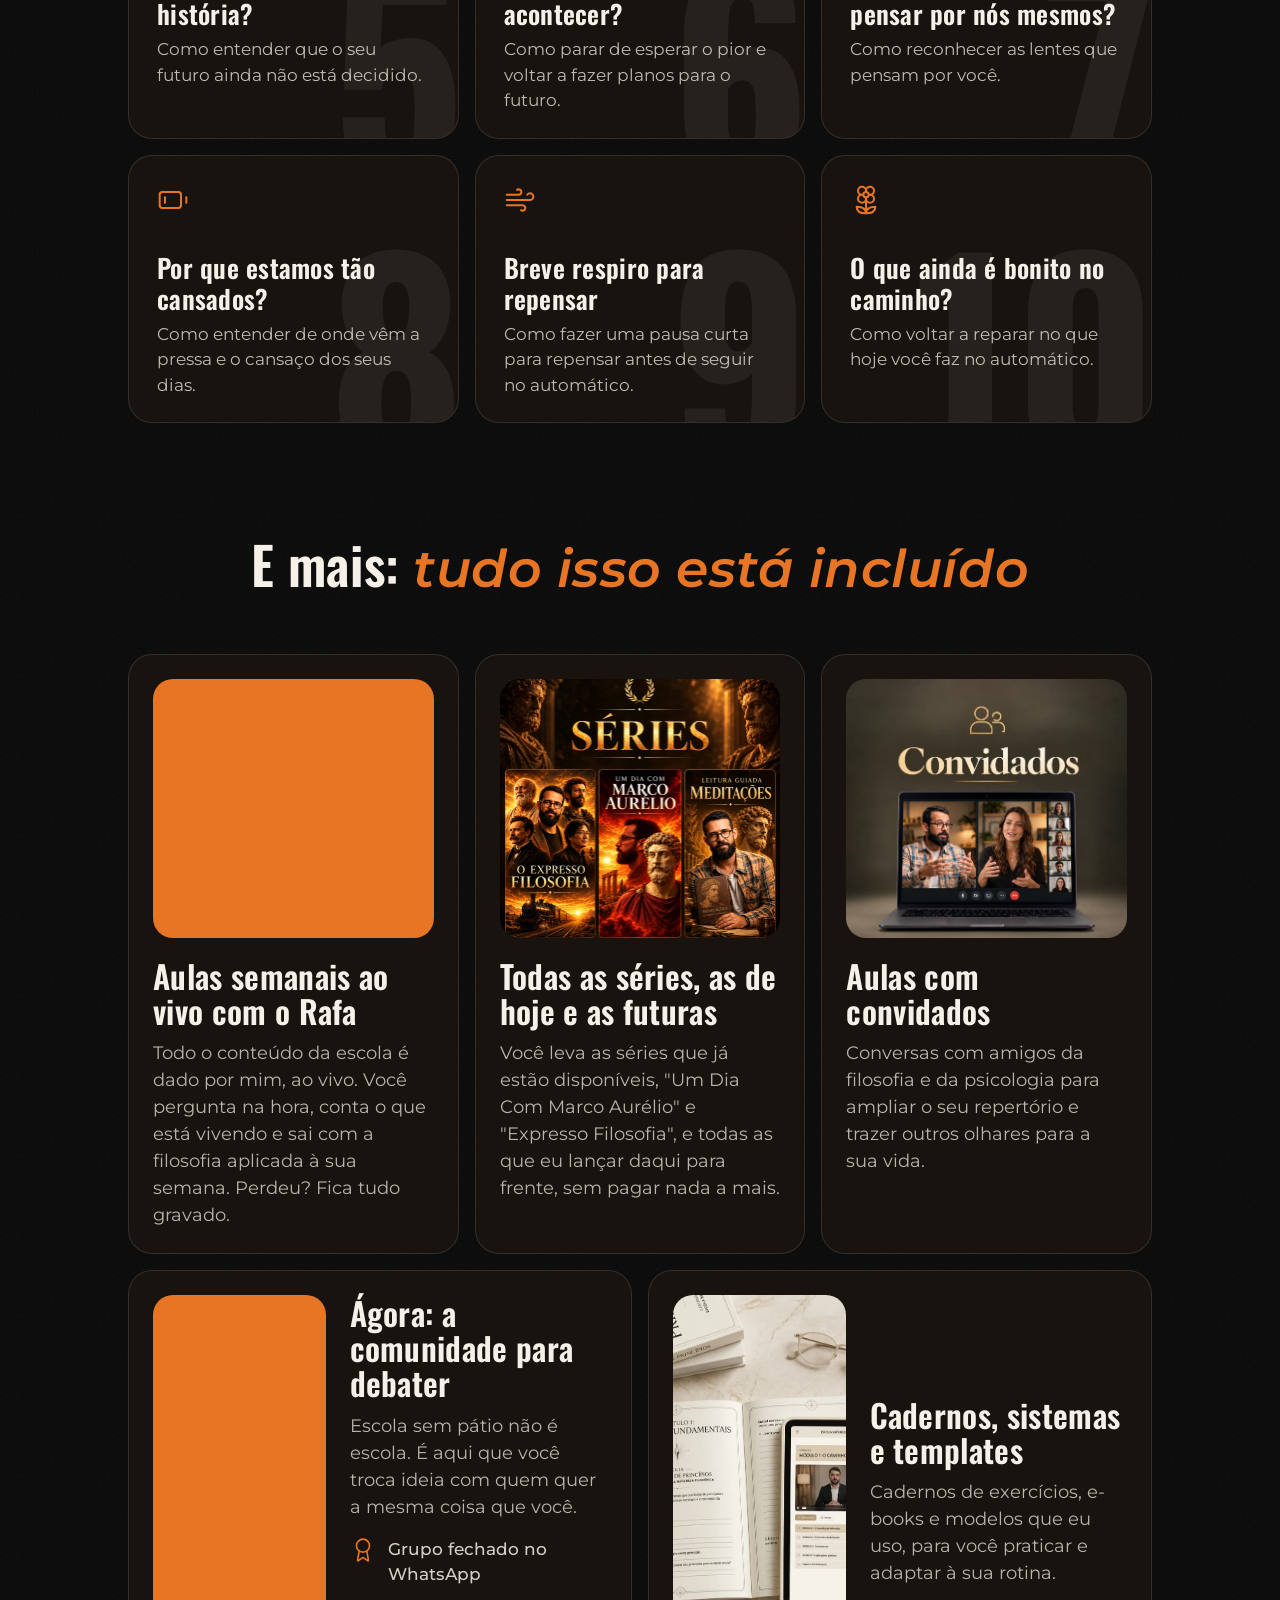
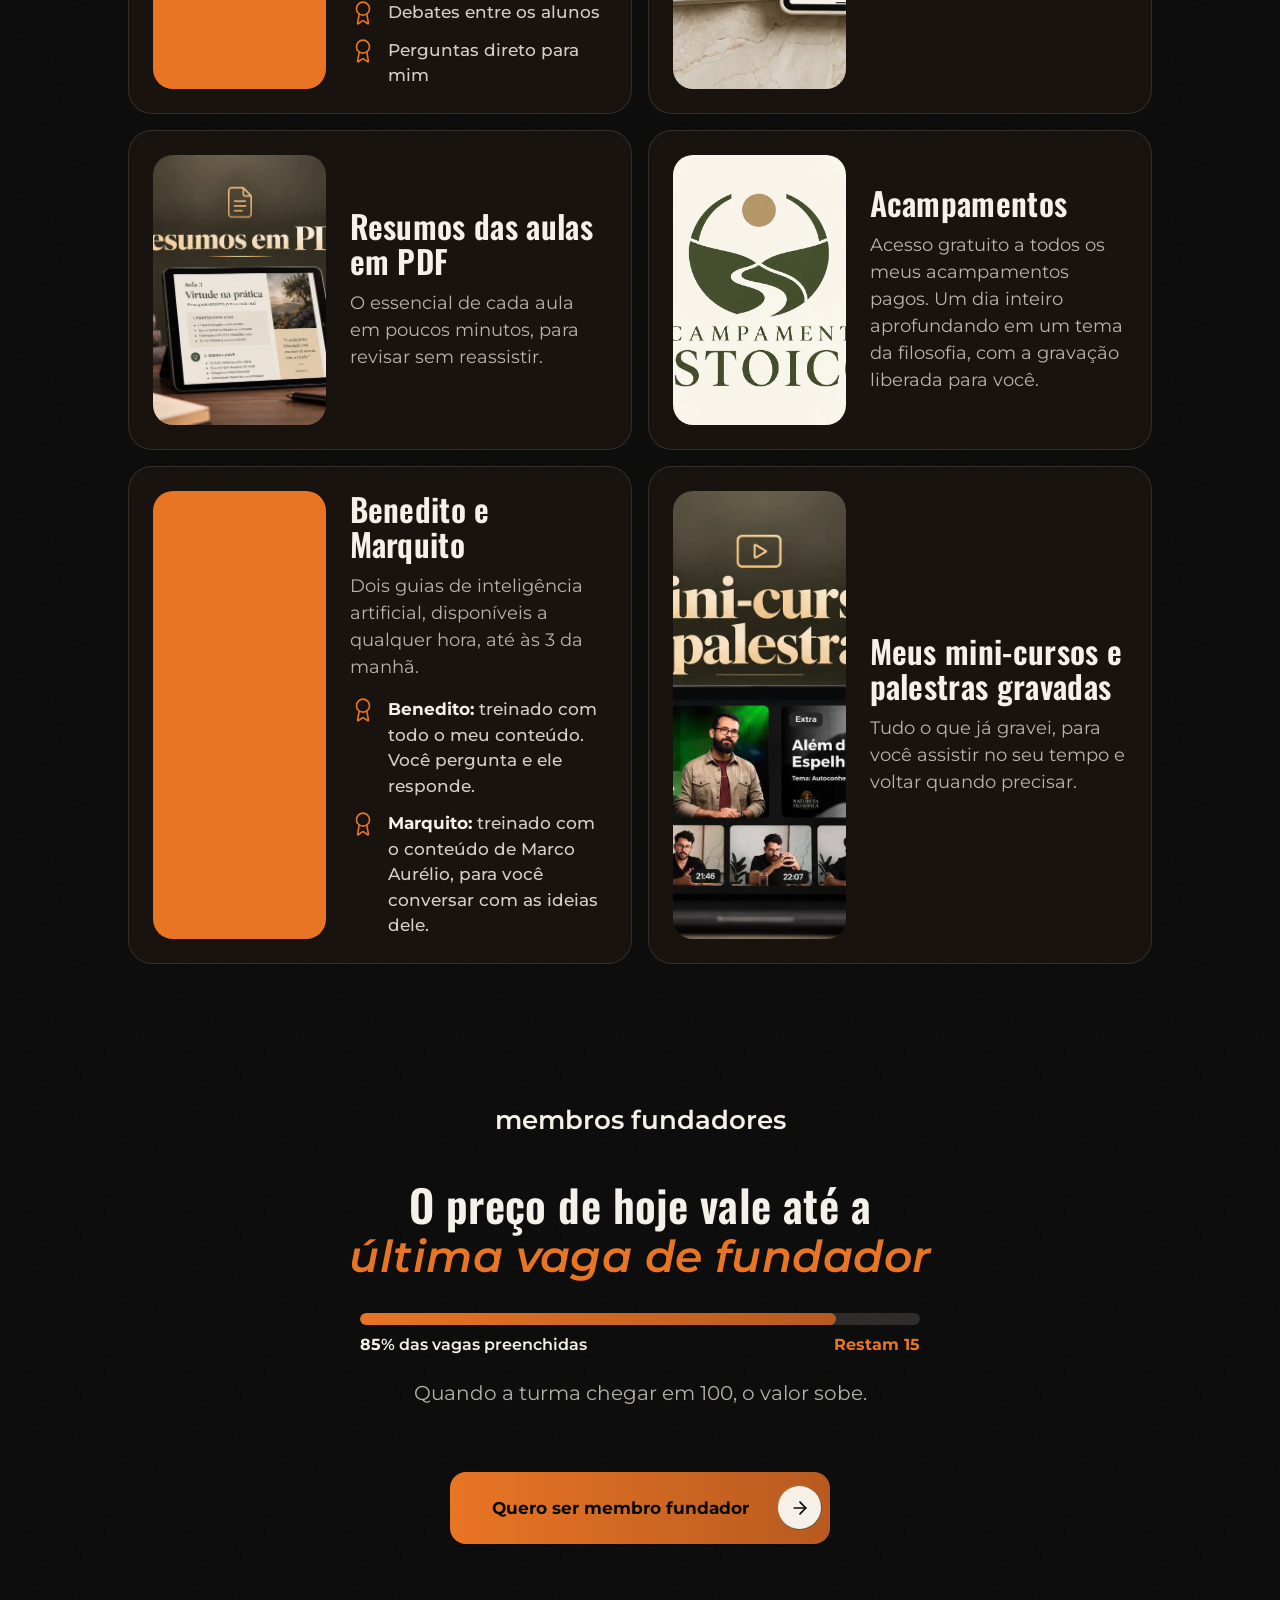
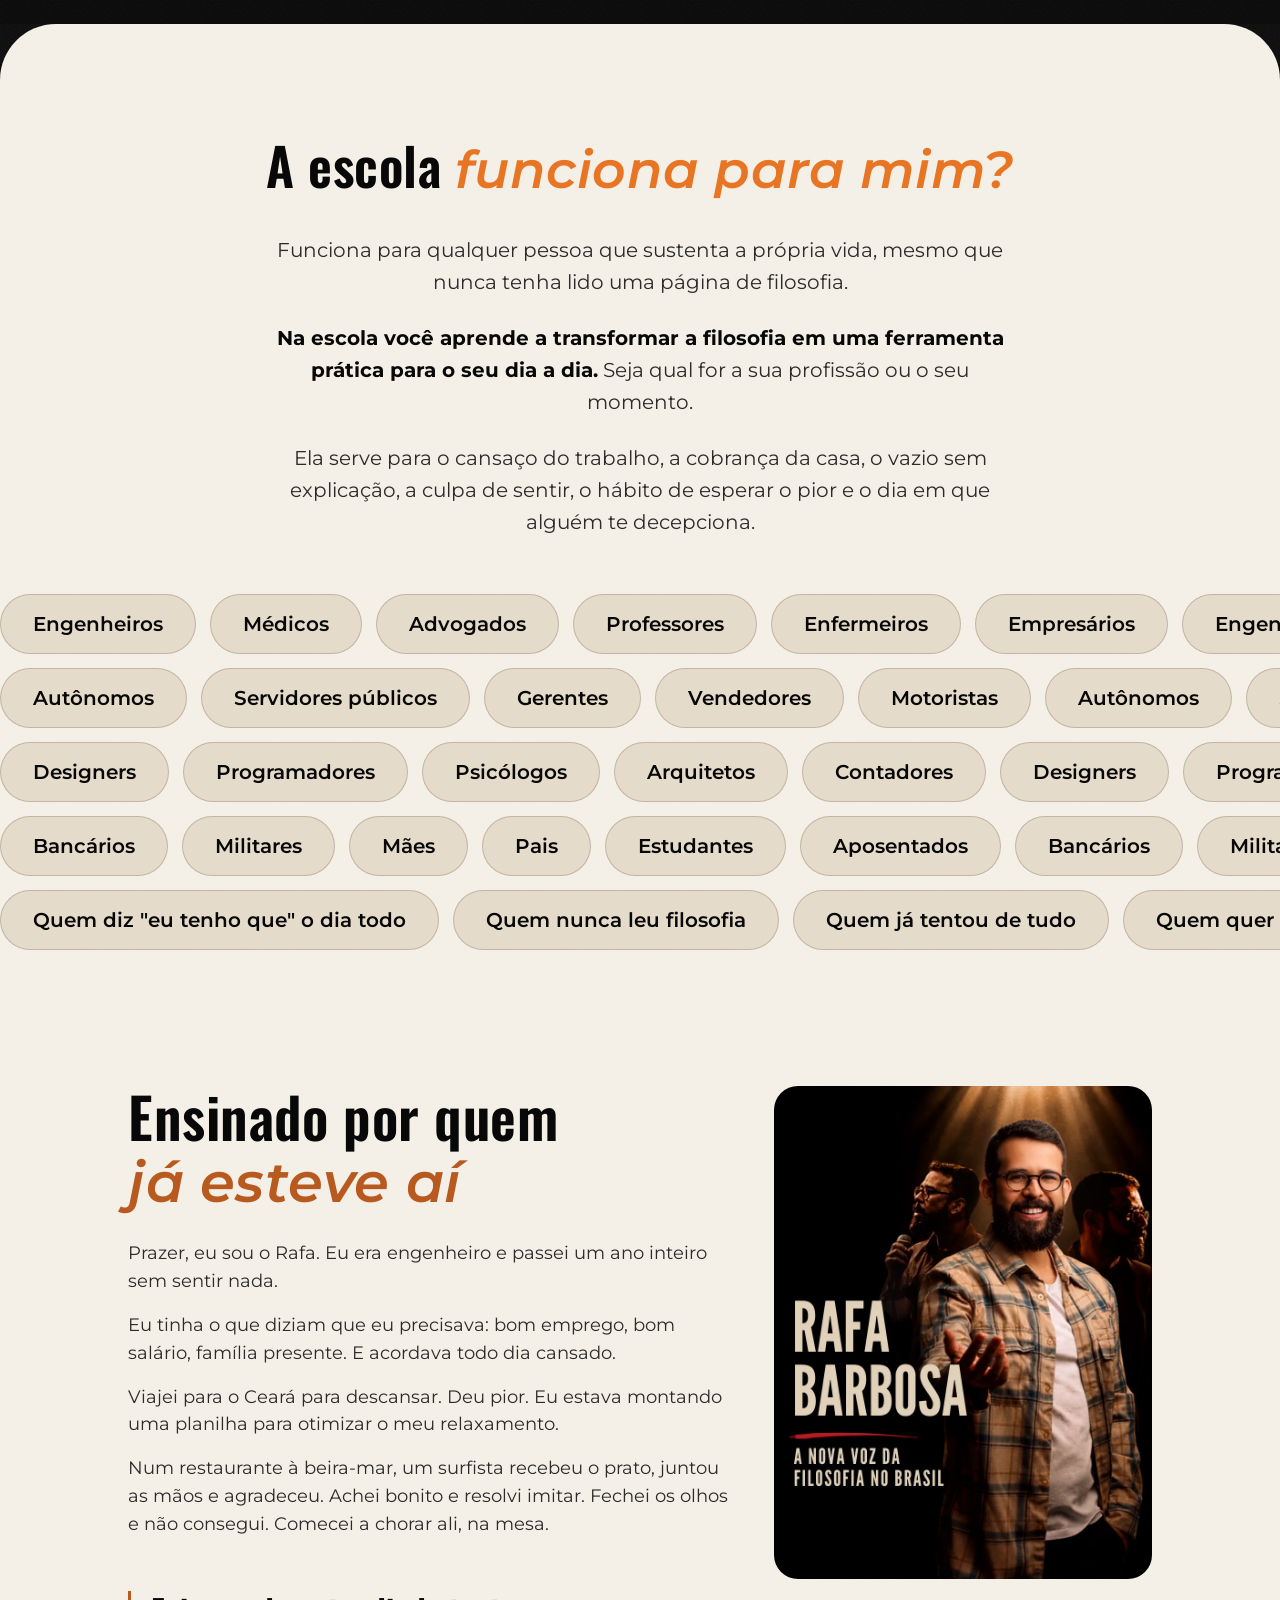
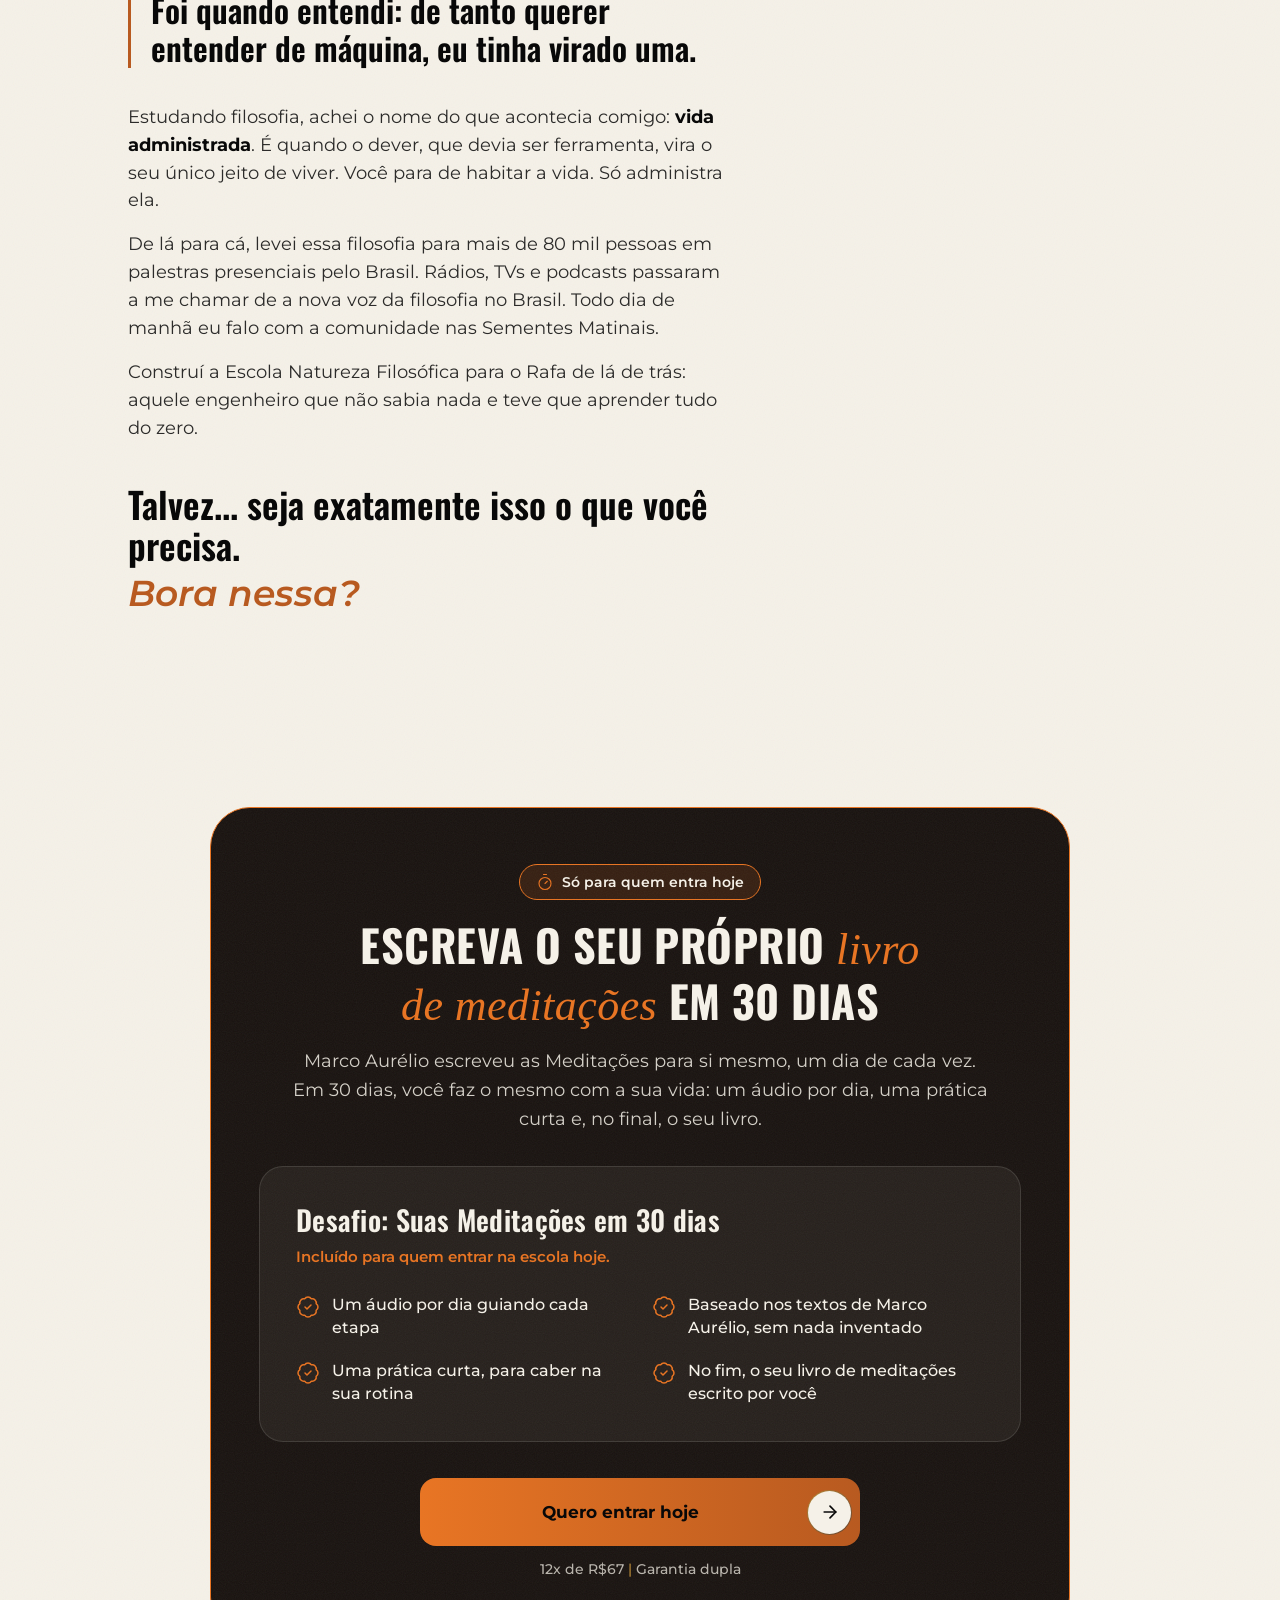
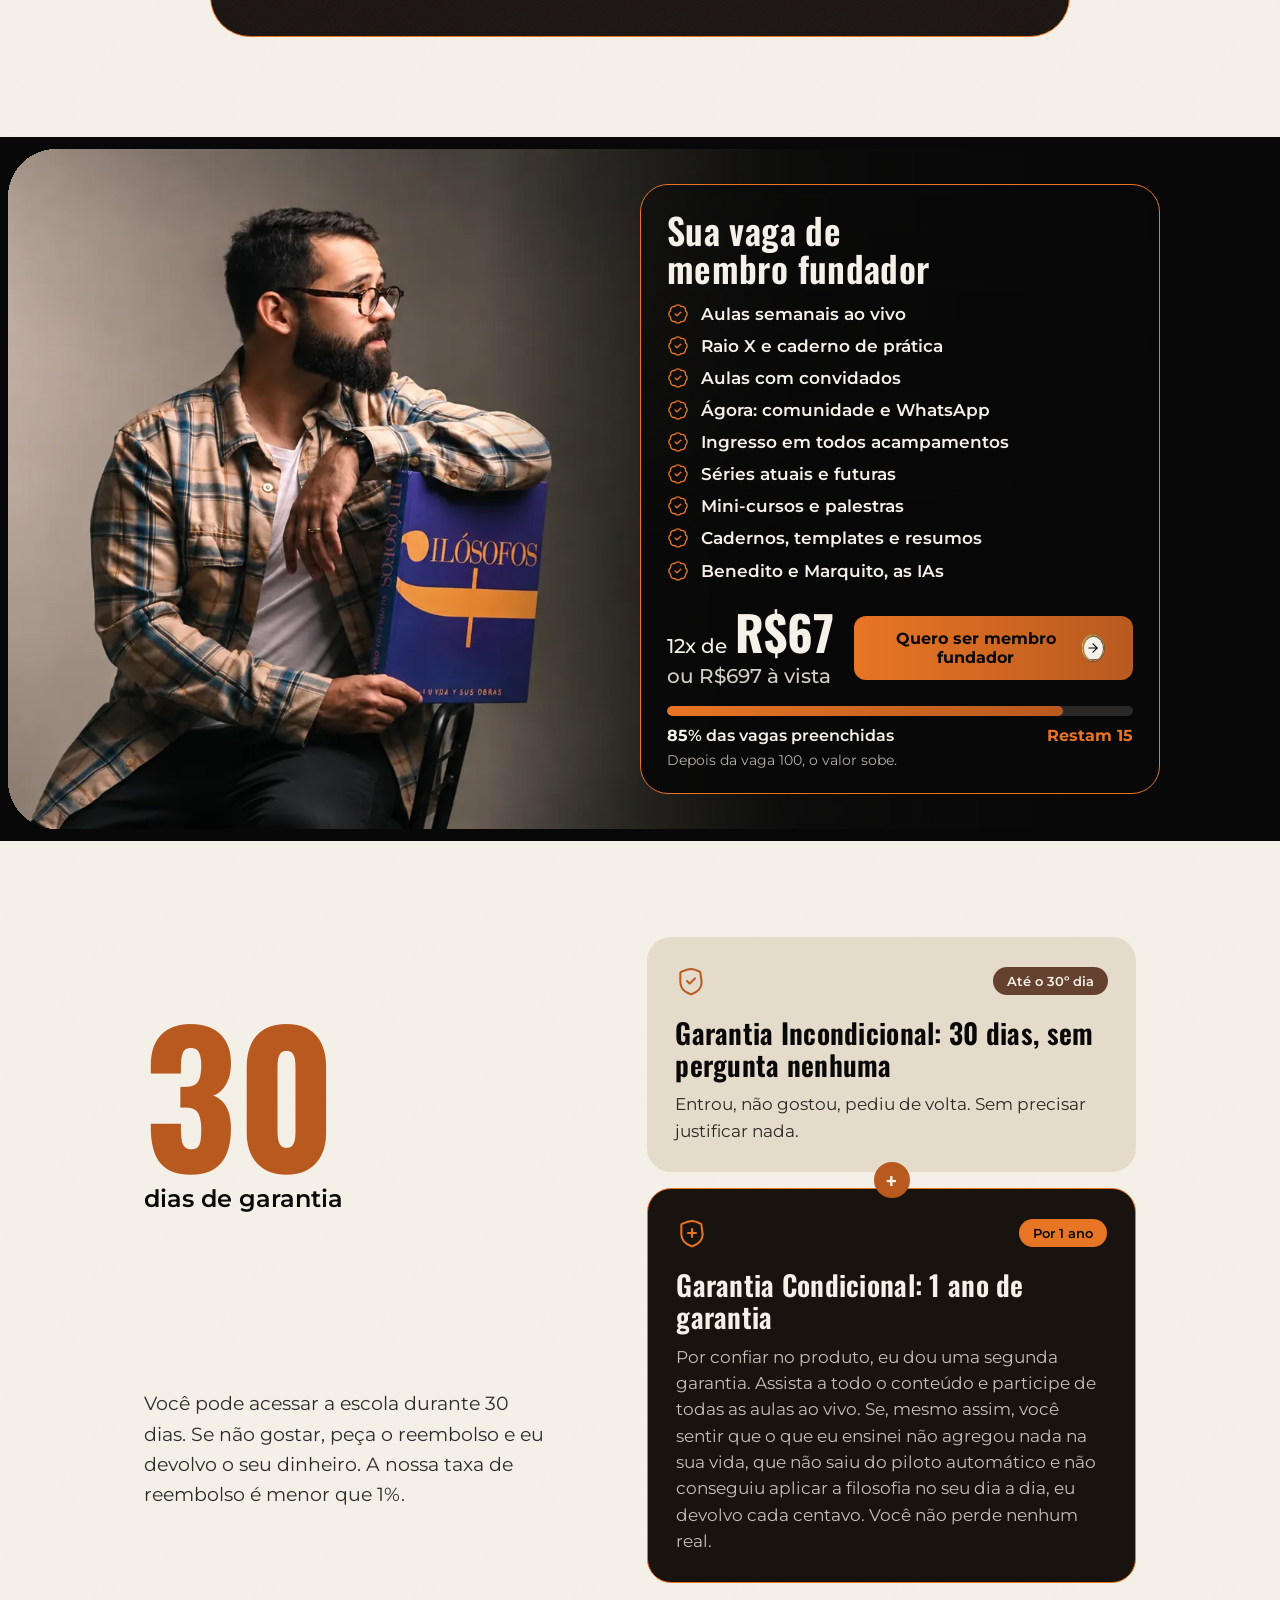
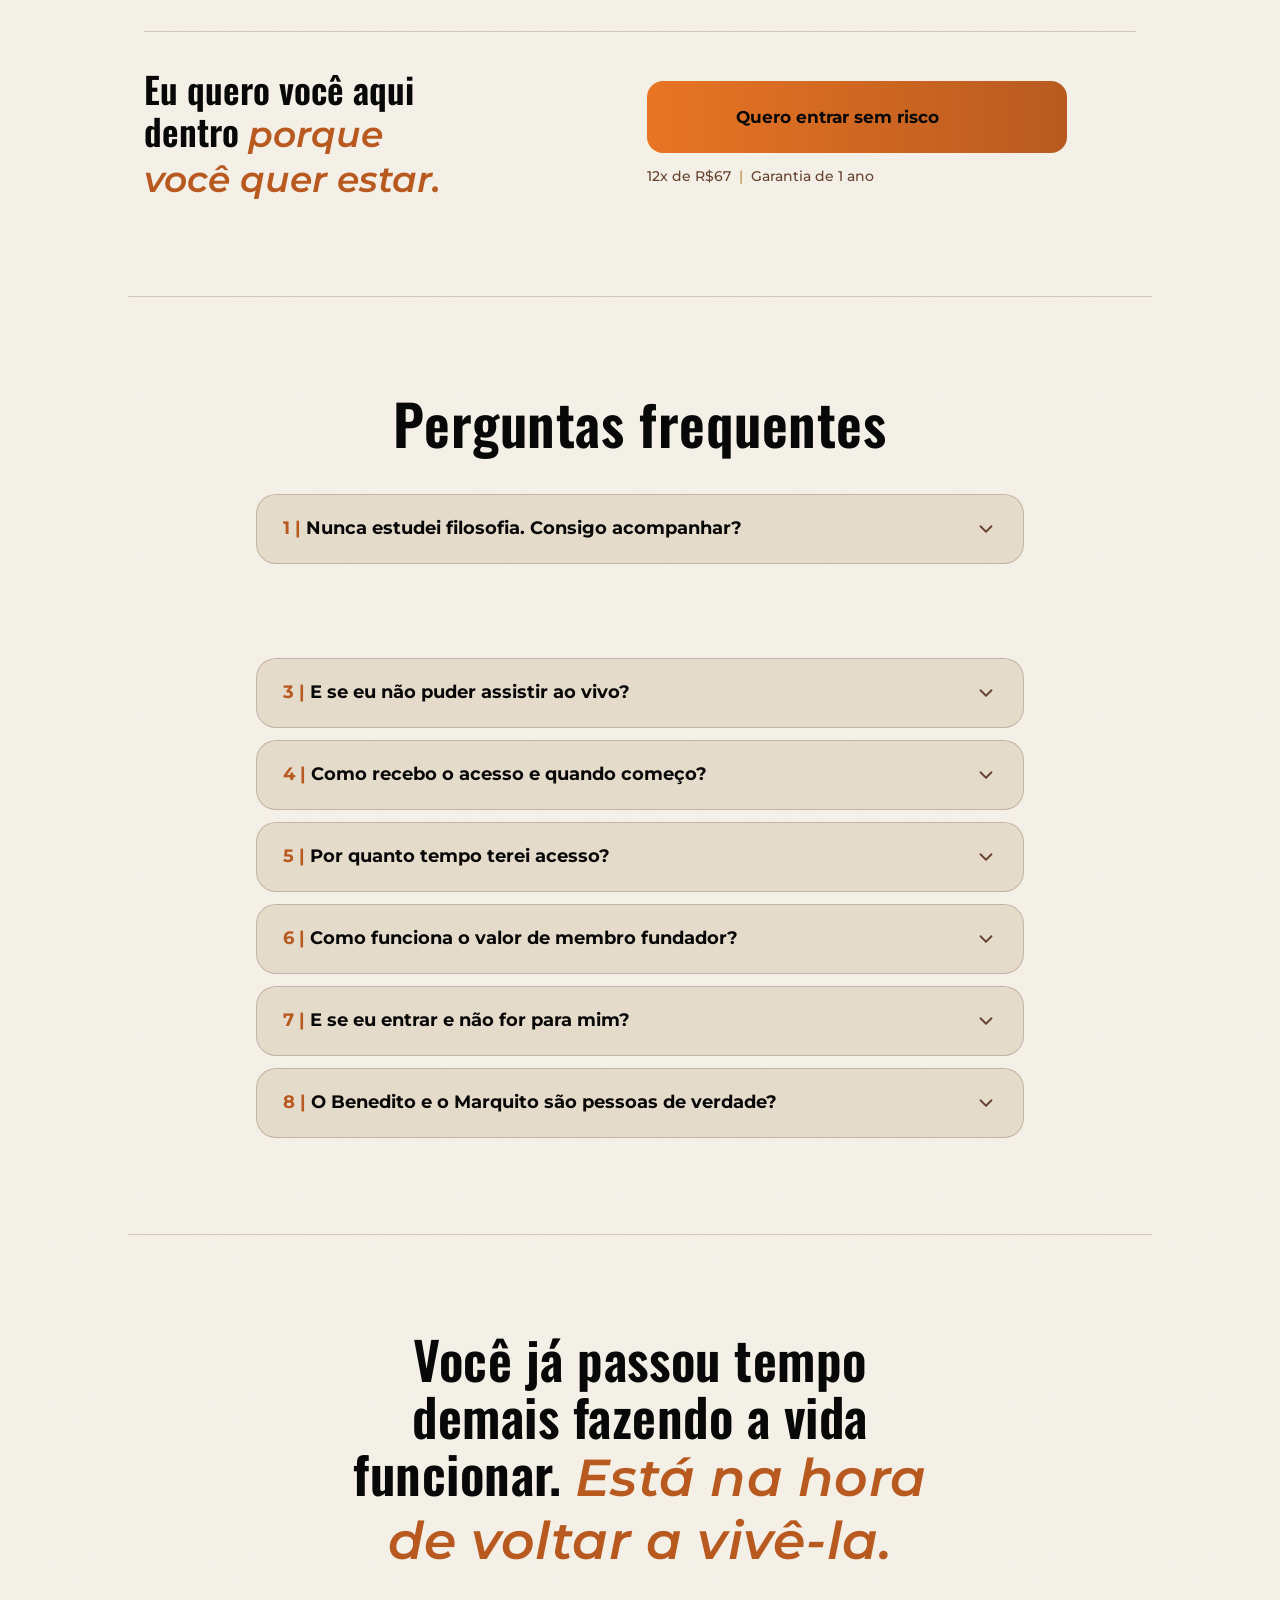
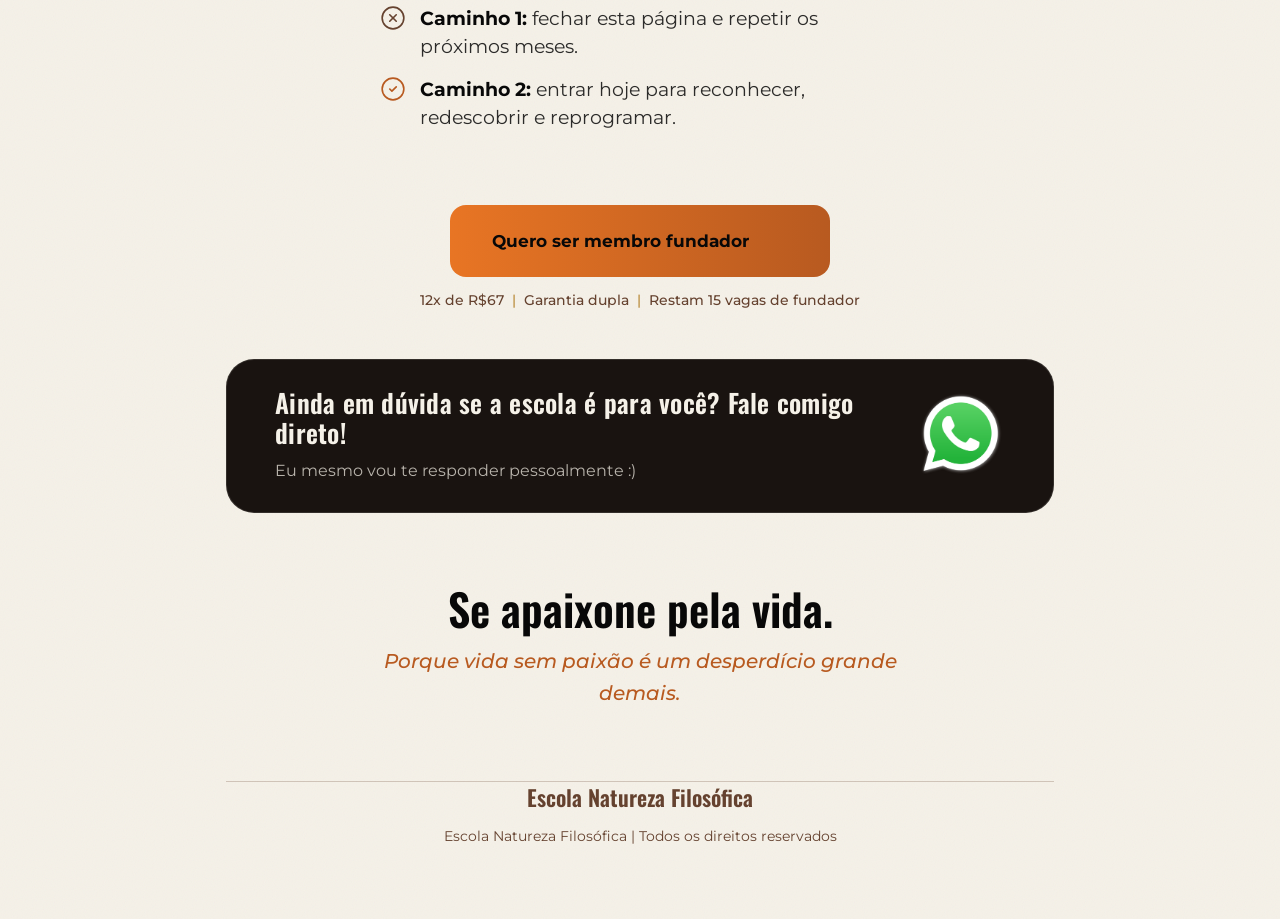
<file: oficial/index.html>
<!DOCTYPE html>
<html lang="pt-BR">

<head>
    <meta charset="UTF-8">
    <meta name="viewport" content="width=device-width, initial-scale=1.0">
    <title>Escola Natureza Filosófica</title>

    <!-- Preconnect do Google Fonts -->
    <link rel="preconnect" href="https://fonts.googleapis.com">
    <link rel="preconnect" href="https://fonts.gstatic.com" crossorigin>

    <!-- Fontes: Oswald (500, 600, 700) e Montserrat (400, 500, 600, 600i, 700) -->
    <link
        href="https://fonts.googleapis.com/css2?family=Montserrat:ital,wght@0,400;0,500;0,600;0,700;1,600&family=Oswald:wght@500;600;700&display=swap"
        rel="stylesheet">

    <!-- CSS Principal -->
    <link rel="stylesheet" href="style.css">
    <link rel="stylesheet" href="desafio.css">

    <!-- SEO FAQ -->
    <script type="application/ld+json">
    {
      "@context": "https://schema.org",
      "@type": "FAQPage",
      "mainEntity": [
        {
          "@type": "Question",
          "name": "Nunca estudei filosofia. Consigo acompanhar?",
          "acceptedAnswer": {
            "@type": "Answer",
            "text": "Consegue. A escola foi montada para quem começa do zero, sem livro difícil e sem palavra complicada. Eu explico com exemplos do dia a dia, e você pode perguntar na hora, ao vivo."
          }
        },
        {
          "@type": "Question",
          "name": "Como funcionam as aulas ao vivo?",
          "acceptedAnswer": {
            "@type": "Answer",
            "text": "Toda semana eu entro ao vivo com a turma, na terça ou na quarta à noite. Você pergunta, conta o que está vivendo e leva a filosofia para a sua semana. O horário é ajustado ao que ficar melhor para a turma."
          }
        },
        {
          "@type": "Question",
          "name": "E se eu não puder assistir ao vivo?",
          "acceptedAnswer": {
            "@type": "Answer",
            "text": "Todos os encontros ficam gravados, e você assiste no seu tempo. Ninguém fica de fora por causa de horário: a gente marca reposição e ajusta o dia conforme a turma. O caderno de prática você faz quando quiser, sem prazo correndo atrás de você."
          }
        },
        {
          "@type": "Question",
          "name": "Como recebo o acesso e quando começo?",
          "acceptedAnswer": {
            "@type": "Answer",
            "text": "Começa imediatamente. Assim que a compra for aprovada, você recebe o acesso por e-mail, com o mesmo e-mail da compra, e o link do grupo da Ágora no WhatsApp. Você já entra com o conteúdo liberado e participa da próxima aula ao vivo."
          }
        },
        {
          "@type": "Question",
          "name": "Por quanto tempo terei acesso?",
          "acceptedAnswer": {
            "@type": "Answer",
            "text": "Você terá um ano completo de acesso a todo o conteúdo. Nesse período, as séries que eu lançar entram para você sem custo nenhum."
          }
        },
        {
          "@type": "Question",
          "name": "Como funciona o valor de membro fundador?",
          "acceptedAnswer": {
            "@type": "Answer",
            "text": "Os 100 primeiros entram com o valor de lançamento: 12x de R$ 67 ou R$697 à vista. Quando a turma chegar em 100, o valor sobe."
          }
        },
        {
          "@type": "Question",
          "name": "E se eu entrar e não for para mim?",
          "acceptedAnswer": {
            "@type": "Answer",
            "text": "Você tem duas garantias. A primeira é de 30 dias: entre, participe dos encontros e, se não gostar, peça o reembolso, sem precisar justificar nada. A segunda é de 1 ano: se você assistir a todo o conteúdo e participar de todas as aulas ao vivo e, mesmo assim, sentir que não agregou nada na sua vida, eu devolvo cada centavo."
          }
        },
        {
          "@type": "Question",
          "name": "O Benedito e o Marquito são pessoas de verdade?",
          "acceptedAnswer": {
            "@type": "Answer",
            "text": "Não. São inteligências artificiais, disponíveis a qualquer hora. O Benedito é treinado com todo o meu conteúdo. O Marquito é treinado com o conteúdo de Marco Aurélio, para você conversar com as ideias dele."
          }
        }
      ]
    }
    </script>

    <!-- Facebook Pixel Code -->
    <script>
        !function (f, b, e, v, n, t, s) {
            if (f.fbq) return; n = f.fbq = function () {
                n.callMethod ?
                n.callMethod.apply(n, arguments) : n.queue.push(arguments)
            };
            if (!f._fbq) f._fbq = n; n.push = n; n.loaded = !0; n.version = '2.0';
            n.queue = []; t = b.createElement(e); t.async = !0;
            t.src = v; s = b.getElementsByTagName(e)[0];
            s.parentNode.insertBefore(t, s)
        }(window, document, 'script',
            'https://connect.facebook.net/en_US/fbevents.js');

        fbq('init', '2115550092258715');
        fbq('init', '1566967544562221');
        fbq('track', 'PageView');
    </script>
    <noscript>
        <img height="1" width="1" style="display:none"
            src="https://www.facebook.com/tr?id=2115550092258715&ev=PageView&noscript=1" />
        <img height="1" width="1" style="display:none"
            src="https://www.facebook.com/tr?id=1566967544562221&ev=PageView&noscript=1" />
    </noscript>
    <!-- End Facebook Pixel Code -->

    <!-- Microsoft Clarity -->
    <script type="text/javascript">
        (function(c,l,a,r,i,t,y){
            c[a]=c[a]||function(){(c[a].q=c[a].q||[]).push(arguments)};
            t=l.createElement(r);t.async=1;t.src="https://www.clarity.ms/tag/"+i;
            y=l.getElementsByTagName(r)[0];y.parentNode.insertBefore(t,y);
        })(window, document, "clarity", "script", "vyelmqx483");
    </script>
</head>

<body>
    <!-- O ruído pode ser global para as seções escuras, mas vamos adicionar por seção conforme o design -->

    <!-- ==============================================
         1. HERO SECTION
         ============================================== -->
    <section class="hero" id="hero">
        <div class="hero-bg">
            <picture>
                <source media="(prefers-reduced-motion: reduce)" srcset="hero-estatico.webp">
                <img src="hero-loop.webp" alt="" width="720" height="1280" fetchpriority="high" decoding="async"
                    class="hero-gif">
            </picture>
            <div class="hero-overlay"></div>
            <div class="ruido"></div>
        </div>

        <div class="container hero-container">
            <div class="hero-content">
                <img src="logo.webp" alt="Escola Natureza Filosófica" class="hero-logo anima-sequencia"
                    style="--delay: 0">

                <div class="prova-rostos anima-sequencia" style="--delay: 1">
                    <div class="rostos">
                        <img src="face1.webp" alt="Aluno 1" width="40" height="40">
                        <img src="face2.webp" alt="Aluno 2" width="40" height="40">
                        <img src="face3.webp" alt="Aluno 3" width="40" height="40">
                        <img src="face4.webp" alt="Aluno 4" width="40" height="40">
                    </div>
                    <p>+80 mil pessoas impactadas</p>
                </div>

                <h1 class="anima-sequencia" style="--delay: 2">A chave para se apaixonar pela vida e <em>se sentir vivo
                        todos os dias</em></h1>

                <p class="hero-subtitulo anima-sequencia" style="--delay: 3">Aprenda a transformar a filosofia em uma
                    ferramenta prática para superar o vazio, o cansaço e a sensação de viver no automático.</p>

                <a href="#oferta" class="btn-principal anima-sequencia" style="--delay: 4">
                    Quero conhecer a escola
                    <span class="btn-icon">
                        <svg width="24" height="24" viewBox="0 0 24 24" fill="none" stroke="currentColor"
                            stroke-width="2" stroke-linecap="round" stroke-linejoin="round">
                            <line x1="5" y1="12" x2="19" y2="12"></line>
                            <polyline points="12 5 19 12 12 19"></polyline>
                        </svg>
                    </span>
                </a>

                <p class="microtexto anima-sequencia" style="--delay: 5">12x de R$ 67 <span class="divisor">|</span>
                    Início imediato <span class="divisor">
            </div>
        </div>
    </section>

    <!-- ==============================================
         2. O PROBLEMA SECTION
         ============================================== -->
    <section class="secao-clara sobrepor-anterior problema-sec" id="problema">
        <div class="ruido" style="opacity: 0.05; z-index: 0;"></div>
        <div class="container problema-container" style="position: relative; z-index: 1;">

            <div class="problema-header">
                <h2 class="anim-texto problema-h2">Você dá conta de tudo. E termina o dia sentindo que <em>só
                        funcionou.</em></h2>

                <div class="problema-texto">
                    <p class="anim-texto p-problema">O trabalho anda, a casa anda, as contas estão pagas. Mas por dentro
                        tem um vazio que você não consegue explicar.</p>
                    <p class="anim-texto p-problema-forte">Então você tenta resolver :</p>
                </div>
            </div>

            <div class="carrosel-wrapper">
                <div class="carrosel-track" id="problema-track" role="region" aria-roledescription="carrossel"
                    aria-label="Coisas que você já tentou">
                    <!-- Card 1 -->
                    <div class="card-tentativa" aria-label="1 de 4">
                        <svg class="card-icon" xmlns="http://www.w3.org/2000/svg" width="36" height="36"
                            viewBox="0 0 24 24" fill="none" stroke="currentColor" stroke-width="1.5"
                            stroke-linecap="round" stroke-linejoin="round" aria-hidden="true">
                            <rect x="3" y="4" width="18" height="18" rx="2" ry="2"></rect>
                            <line x1="16" y1="2" x2="16" y2="6"></line>
                            <line x1="8" y1="2" x2="8" y2="6"></line>
                            <line x1="3" y1="10" x2="21" y2="10"></line>
                            <path d="m9 16 2 2 4-4"></path>
                        </svg>
                        <h3 class="card-titulo">Organizando melhor a rotina</h3>
                        <span class="card-tag">Rotina</span>
                    </div>
                    <!-- Card 2 -->
                    <div class="card-tentativa" aria-label="2 de 4">
                        <svg class="card-icon" xmlns="http://www.w3.org/2000/svg" width="36" height="36"
                            viewBox="0 0 24 24" fill="none" stroke="currentColor" stroke-width="1.5"
                            stroke-linecap="round" stroke-linejoin="round" aria-hidden="true">
                            <circle cx="12" cy="12" r="10"></circle>
                            <circle cx="12" cy="12" r="6"></circle>
                            <circle cx="12" cy="12" r="2"></circle>
                        </svg>
                        <h3 class="card-titulo">Se cobrando mais disciplina e mais gratidão</h3>
                        <span class="card-tag">Cobrança</span>
                    </div>
                    <!-- Card 3 -->
                    <div class="card-tentativa" aria-label="3 de 4">
                        <svg class="card-icon" xmlns="http://www.w3.org/2000/svg" width="36" height="36"
                            viewBox="0 0 24 24" fill="none" stroke="currentColor" stroke-width="1.5"
                            stroke-linecap="round" stroke-linejoin="round" aria-hidden="true">
                            <path d="M22 12a10.06 10.06 0 0 0-20 0Z"></path>
                            <path d="M12 12v8a2 2 0 0 0 4 0"></path>
                            <path d="M12 2v1"></path>
                        </svg>
                        <h3 class="card-titulo">Tirando uns dias de folga e voltando exatamente igual</h3>
                        <span class="card-tag">Descanso</span>
                    </div>
                    <!-- Card 4 -->
                    <div class="card-tentativa" aria-label="4 de 4">
                        <svg class="card-icon" xmlns="http://www.w3.org/2000/svg" width="36" height="36"
                            viewBox="0 0 24 24" fill="none" stroke="currentColor" stroke-width="1.5"
                            stroke-linecap="round" stroke-linejoin="round" aria-hidden="true">
                            <rect x="5" y="2" width="14" height="20" rx="2" ry="2"></rect>
                            <line x1="12" y1="18" x2="12.01" y2="18"></line>
                        </svg>
                        <h3 class="card-titulo">Começando um hobby novo ou lotando o celular de conteúdo inspirador</h3>
                        <span class="card-tag">Distração</span>
                    </div>
                </div>

                <div class="carrosel-setas">
                    <button aria-label="Card anterior" class="btn-seta prev-seta">
                        <svg width="24" height="24" viewBox="0 0 24 24" fill="none" stroke="currentColor"
                            stroke-width="2" stroke-linecap="round" stroke-linejoin="round">
                            <line x1="19" y1="12" x2="5" y2="12"></line>
                            <polyline points="12 19 5 12 12 5"></polyline>
                        </svg>
                    </button>
                    <button aria-label="Próximo card" class="btn-seta next-seta">
                        <svg width="24" height="24" viewBox="0 0 24 24" fill="none" stroke="currentColor"
                            stroke-width="2" stroke-linecap="round" stroke-linejoin="round">
                            <line x1="5" y1="12" x2="19" y2="12"></line>
                            <polyline points="12 5 19 12 12 19"></polyline>
                        </svg>
                    </button>
                </div>
            </div>

            <div class="problema-fechamento">
                <h3 class="anim-texto problema-h3">Mas nada disso funcionou de verdade por muito tempo.</h3>
            </div>

            <div class="divisor-bloco-dourado"></div>

        </div>
    </section>

    <!-- ==============================================
         3. FRAMEWORK SECTION
         ============================================== -->
    <section class="secao-clara framework-sec" id="framework">
        <div class="ruido" style="opacity: 0.05; z-index: 0;"></div>
        <div class="container framework-container" style="position: relative; z-index: 1;">
            <div class="framework-content">

                <div class="framework-diagram">
                    <svg viewBox="24 16 312 296" role="img"
                        aria-label="Diagrama com três círculos que se cruzam: Reconhecer, Redescobrir e Reprogramar, com uma árvore no centro"
                        class="diagrama-framework">
                        <defs>
                            <clipPath id="clip-esquerdo">
                                <circle cx="128" cy="120" r="100" />
                            </clipPath>
                            <clipPath id="clip-direito">
                                <circle cx="232" cy="120" r="100" />
                            </clipPath>
                            <clipPath id="recorte-arvore">
                                <circle cx="180" cy="149" r="36" />
                            </clipPath>
                        </defs>

                        <g class="circulos-base">
                            <circle cx="128" cy="120" r="100" class="circulo-anim esquerdo" />
                            <circle cx="232" cy="120" r="100" class="circulo-anim direito" />
                            <circle cx="180" cy="208" r="100" class="circulo-anim inferior" />
                        </g>

                        <g class="intersecao-anim">
                            <g clip-path="url(#clip-esquerdo)">
                                <g clip-path="url(#clip-direito)">
                                    <circle cx="180" cy="208" r="100" fill="#E87524" />
                                </g>
                            </g>

                            <!-- Imagem da arvore (SVG exige href em vez de src) -->
                            <image href="Arvore.webp" x="153" y="122" width="54" height="54"
                                preserveAspectRatio="xMidYMid meet" clip-path="url(#recorte-arvore)" aria-hidden="true"
                                class="arvore-img" />
                        </g>

                        <g class="rotulos" aria-hidden="true">
                            <text x="81" y="106" class="rotulo rotulo-esq">RECONHECER</text>
                            <text x="279" y="106" class="rotulo rotulo-dir">REDESCOBRIR</text>
                            <text x="180" y="260" class="rotulo rotulo-inf">REPROGRAMAR</text>
                        </g>
                    </svg>
                </div>

                <div class="framework-text">
                    <h2 class="anim-texto">O Caminho dos 3 Rs por trás de quem voltou a <em>se sentir vivo</em></h2>

                    <p class="p-destaque anim-texto">Você não precisa de mais uma rotina otimizada nem de mais conteúdo
                        inspirador.</p>

                    <p class="p-forte anim-texto">Você precisa <strong>trocar a lente pela qual enxerga a sua
                            vida.</strong>
                    </p>
                </div>

            </div>
        </div>
    </section>

    <!-- ==============================================
         4. O QUE MUDA SECTION
         ============================================== -->
    <section class="secao-clara mudanca-sec" id="mudanca">
        <div class="ruido" style="opacity: 0.05; z-index: 0;"></div>

        <div class="container mudanca-container">
            <div class="mudanca-cartao" id="mudanca-cartao">
                <div class="mudanca-foto-wrapper mudanca-anim" style="--anim-delay: 0;">
                    <img src="./assets/mudanca.webp" width="1600" height="1200"
                        alt="Homem na faixa dos 40 anos na sacada ao nascer do sol segurando caneca de café"
                        loading="lazy" decoding="async" class="mudanca-foto">
                    <div class="mudanca-gradiente"></div>
                </div>

                <div class="mudanca-conteudo">
                    <h2 class="mudanca-h2 mudanca-anim" style="--anim-delay: 3;">O que muda quando você troca a lente e
                        os dias <em>voltam a ter cor?</em></h2>

                    <ul class="mudanca-lista">
                        <li class="mudanca-item mudanca-anim" style="--anim-delay: 4.5;">
                            <svg class="mudanca-icone" xmlns="http://www.w3.org/2000/svg" width="28" height="28"
                                viewBox="0 0 24 24" fill="none" stroke="currentColor" stroke-width="1.5"
                                stroke-linecap="round" stroke-linejoin="round" aria-hidden="true">
                                <path
                                    d="M3.85 8.62a4 4 0 0 1 4.78-4.77 4 4 0 0 1 6.74 0 4 4 0 0 1 4.78 4.78 4 4 0 0 1 0 6.74 4 4 0 0 1-4.77 4.78 4 4 0 0 1-6.75 0 4 4 0 0 1-4.78-4.77 4 4 0 0 1 0-6.76Z">
                                </path>
                                <path d="m9 12 2 2 4-4"></path>
                            </svg>
                            <span class="mudanca-texto"><strong>Vontade</strong> de levantar, e não só a obrigação de
                                levantar.</span>
                        </li>
                        <li class="mudanca-item mudanca-anim" style="--anim-delay: 5.7;">
                            <svg class="mudanca-icone" xmlns="http://www.w3.org/2000/svg" width="28" height="28"
                                viewBox="0 0 24 24" fill="none" stroke="currentColor" stroke-width="1.5"
                                stroke-linecap="round" stroke-linejoin="round" aria-hidden="true">
                                <path
                                    d="M3.85 8.62a4 4 0 0 1 4.78-4.77 4 4 0 0 1 6.74 0 4 4 0 0 1 4.78 4.78 4 4 0 0 1 0 6.74 4 4 0 0 1-4.77 4.78 4 4 0 0 1-6.75 0 4 4 0 0 1-4.78-4.77 4 4 0 0 1 0-6.76Z">
                                </path>
                                <path d="m9 12 2 2 4-4"></path>
                            </svg>
                            <span class="mudanca-texto"><strong>Presença</strong> para sentir o gosto da comida, sem
                                resolver três coisas na cabeça.</span>
                        </li>
                        <li class="mudanca-item mudanca-anim" style="--anim-delay: 6.9;">
                            <svg class="mudanca-icone" xmlns="http://www.w3.org/2000/svg" width="28" height="28"
                                viewBox="0 0 24 24" fill="none" stroke="currentColor" stroke-width="1.5"
                                stroke-linecap="round" stroke-linejoin="round" aria-hidden="true">
                                <path
                                    d="M3.85 8.62a4 4 0 0 1 4.78-4.77 4 4 0 0 1 6.74 0 4 4 0 0 1 4.78 4.78 4 4 0 0 1 0 6.74 4 4 0 0 1-4.77 4.78 4 4 0 0 1-6.75 0 4 4 0 0 1-4.78-4.77 4 4 0 0 1 0-6.76Z">
                                </path>
                                <path d="m9 12 2 2 4-4"></path>
                            </svg>
                            <span class="mudanca-texto"><strong>Firmeza</strong> para atravessar um dia difícil sem se
                                perder de si mesmo.</span>
                        </li>
                        <li class="mudanca-item mudanca-anim" style="--anim-delay: 8.1;">
                            <svg class="mudanca-icone" xmlns="http://www.w3.org/2000/svg" width="28" height="28"
                                viewBox="0 0 24 24" fill="none" stroke="currentColor" stroke-width="1.5"
                                stroke-linecap="round" stroke-linejoin="round" aria-hidden="true">
                                <path
                                    d="M3.85 8.62a4 4 0 0 1 4.78-4.77 4 4 0 0 1 6.74 0 4 4 0 0 1 4.78 4.78 4 4 0 0 1 0 6.74 4 4 0 0 1-4.77 4.78 4 4 0 0 1-6.75 0 4 4 0 0 1-4.78-4.77 4 4 0 0 1 0-6.76Z">
                                </path>
                                <path d="m9 12 2 2 4-4"></path>
                            </svg>
                            <span class="mudanca-texto"><strong>Planos</strong> para o ano que vem, em vez de esperar o
                                pior.</span>
                        </li>
                    </ul>
                </div>
            </div>
        </div>
    </section>

    <!-- ==============================================
         5. TUDO O QUE VOCÊ PRECISA SECTION
         ============================================== -->
    <section class="tudo-sec" id="tudo">
        <div class="ruido" style="opacity: 0.06; z-index: 0;"></div>
        <div class="container tudo-container" style="position: relative; z-index: 1;">

            <h2 class="tudo-h2 anim-tudo" style="--anim-delay: 0;">Tudo o que você precisa para <em>usar a filosofia no
                    seu dia a dia</em></h2>

            <div class="pilha-cards">
                <img src="./assets/a1.webp" alt="Raio X do Propósito" class="card-img card-a1 anim-tudo"
                    style="--anim-delay: 2.5;">
                <img src="./assets/a2.webp" alt="Aulas ao vivo com Rafa Barbosa" class="card-img card-a2 anim-tudo"
                    style="--anim-delay: 4.9;">
                <img src="./assets/a3.webp" alt="Caderno de prática" class="card-img card-a3 anim-tudo"
                    style="--anim-delay: 3.7;">
            </div>

            <h3 class="tudo-h3 anim-tudo" style="--anim-delay: 6.5;">Sem livro difícil. Sem curso abandonado na terceira
                aula.</h3>

            <p class="tudo-p anim-tudo" style="--anim-delay: 7.7;">Aulas ao vivo em que você pergunta sobre a sua vida,
                exercícios curtos para a filosofia virar hábito e uma turma que caminha junto com você.</p>

            <div class="tudo-botoes">
                <a href="#oferta" class="btn-principal anim-tudo" style="--anim-delay: 8.9;">
                    Quero conhecer a escola
                    <span class="btn-icon">
                        <svg xmlns="http://www.w3.org/2000/svg" width="24" height="24" viewBox="0 0 24 24" fill="none"
                            stroke="currentColor" stroke-width="2" stroke-linecap="round" stroke-linejoin="round"
                            aria-hidden="true">
                            <path d="M5 12h14"></path>
                            <path d="m12 5 7 7-7 7"></path>
                        </svg>
                    </span>
                </a>
            </div>

            <a href="#oferta" aria-label="Ir para a próxima seção" class="indicador-rolagem anim-tudo"
                style="--anim-delay: 10.1;">
                <svg width="54" height="93" viewBox="0 0 54 93" fill="none" xmlns="http://www.w3.org/2000/svg">
                    <rect x="1.5" y="1.5" width="51" height="90" rx="25.5" stroke="#E87524" stroke-width="3" />
                    <circle cx="27" cy="27" r="13" stroke="#E87524" stroke-width="3" />
                    <path d="M21 24L27 30L33 24" stroke="#E87524" stroke-width="3" stroke-linecap="round"
                        stroke-linejoin="round" />
                </svg>
            </a>

        </div>
    </section>

    <!-- ==============================================
         6. O QUE VOCÊ VAI VIVER LÁ DENTRO SECTION
         ============================================== -->
    <section class="viver-sec" id="viver-la-dentro">
        <div class="ruido" style="opacity: 0.06; z-index: 0;"></div>
        <div class="container viver-container" style="position: relative; z-index: 1;">

            <h2 class="viver-h2 anim-viver" style="--anim-delay: 0;">O que você vai <em>viver lá dentro?</em></h2>

            <ol class="viver-grade">
                <!-- Card 1 -->
                <li class="viver-card anim-viver" style="--desktop-delay: 0;">
                    <svg class="viver-icone" xmlns="http://www.w3.org/2000/svg" width="32" height="32"
                        viewBox="0 0 24 24" fill="none" stroke="currentColor" stroke-width="1.5" stroke-linecap="round"
                        stroke-linejoin="round" aria-hidden="true">
                        <circle cx="12" cy="12" r="10" />
                        <path
                            d="m16.24 7.76-1.804 5.411a2 2 0 0 1-1.265 1.265L7.76 16.24l1.804-5.411a2 2 0 0 1 1.265-1.265z" />
                    </svg>
                    <h3 class="viver-h3">Qual vida vale a pena ser vivida?</h3>
                    <p class="viver-desc">Como avaliar se a vida que você leva é a que você escolheria.</p>
                    <span class="viver-num" aria-hidden="true">1</span>
                </li>
                <!-- Card 2 -->
                <li class="viver-card anim-viver" style="--desktop-delay: 0.8;">
                    <svg class="viver-icone" xmlns="http://www.w3.org/2000/svg" width="32" height="32"
                        viewBox="0 0 24 24" fill="none" stroke="currentColor" stroke-width="1.5" stroke-linecap="round"
                        stroke-linejoin="round" aria-hidden="true">
                        <path
                            d="M2 9.5a5.5 5.5 0 0 1 9.591-3.676.56.56 0 0 0 .818 0A5.49 5.49 0 0 1 22 9.5c0 2.29-1.5 4-3 5.5l-5.492 5.313a2 2 0 0 1-3 .019L5 15c-1.5-1.5-3-3.2-3-5.5" />
                        <path d="M3.22 13H9.5l.5-1 2 4.5 2-7 1.5 3.5h5.27" />
                    </svg>
                    <h3 class="viver-h3">O que é sentir de verdade?</h3>
                    <p class="viver-desc">Como voltar a ser tocado pela vida, em vez de só administrá-la.</p>
                    <span class="viver-num" aria-hidden="true">2</span>
                </li>
                <!-- Card 3 -->
                <li class="viver-card anim-viver" style="--desktop-delay: 1.6;">
                    <svg class="viver-icone" xmlns="http://www.w3.org/2000/svg" width="32" height="32"
                        viewBox="0 0 24 24" fill="none" stroke="currentColor" stroke-width="1.5" stroke-linecap="round"
                        stroke-linejoin="round" aria-hidden="true">
                        <path d="M18 11V6a2 2 0 0 0-2-2a2 2 0 0 0-2 2" />
                        <path d="M14 10V4a2 2 0 0 0-2-2a2 2 0 0 0-2 2v2" />
                        <path d="M10 10.5V6a2 2 0 0 0-2-2a2 2 0 0 0-2 2v8" />
                        <path
                            d="M18 8a2 2 0 1 1 4 0v6a8 8 0 0 1-8 8h-2c-2.8 0-4.5-.86-5.99-2.34l-3.6-3.6a2 2 0 0 1 2.83-2.82L7 15" />
                    </svg>
                    <h3 class="viver-h3">O que está na sua mão?</h3>
                    <p class="viver-desc">Como separar o que você controla do que não controla e parar de gastar energia
                        com o segundo.</p>
                    <span class="viver-num" aria-hidden="true">3</span>
                </li>
                <!-- Card 4 -->
                <li class="viver-card anim-viver" style="--desktop-delay: 2.4;">
                    <svg class="viver-icone" xmlns="http://www.w3.org/2000/svg" width="32" height="32"
                        viewBox="0 0 24 24" fill="none" stroke="currentColor" stroke-width="1.5" stroke-linecap="round"
                        stroke-linejoin="round" aria-hidden="true">
                        <path
                            d="M12.409 5.824c-.702.792-1.15 1.496-1.415 2.166l2.153 2.156a.5.5 0 0 1 0 .707l-2.293 2.293a.5.5 0 0 0 0 .707L12 15" />
                        <path
                            d="M13.508 20.313a2 2 0 0 1-3 .019L5 15c-1.5-1.5-3-3.2-3-5.5a5.5 5.5 0 0 1 9.591-3.677.6.6 0 0 0 .818.001A5.5 5.5 0 0 1 22 9.5c0 2.29-1.5 4-3 5.5z" />
                    </svg>
                    <h3 class="viver-h3">E quando alguém te decepciona?</h3>
                    <p class="viver-desc">Como responder sem levar o dia inteiro remoendo.</p>
                    <span class="viver-num" aria-hidden="true">4</span>
                </li>
                <!-- Card 5 -->
                <li class="viver-card anim-viver" style="--desktop-delay: 0;">
                    <svg class="viver-icone" xmlns="http://www.w3.org/2000/svg" width="32" height="32"
                        viewBox="0 0 24 24" fill="none" stroke="currentColor" stroke-width="1.5" stroke-linecap="round"
                        stroke-linejoin="round" aria-hidden="true">
                        <path d="M13 21h8" />
                        <path
                            d="M21.174 6.812a1 1 0 0 0-3.986-3.987L3.842 16.174a2 2 0 0 0-.5.83l-1.321 4.352a.5.5 0 0 0 .623.622l4.353-1.32a2 2 0 0 0 .83-.497z" />
                    </svg>
                    <h3 class="viver-h3">Quem escreve a sua história?</h3>
                    <p class="viver-desc">Como entender que o seu futuro ainda não está decidido.</p>
                    <span class="viver-num" aria-hidden="true">5</span>
                </li>
                <!-- Card 6 -->
                <li class="viver-card anim-viver" style="--desktop-delay: 0.8;">
                    <svg class="viver-icone" xmlns="http://www.w3.org/2000/svg" width="32" height="32"
                        viewBox="0 0 24 24" fill="none" stroke="currentColor" stroke-width="1.5" stroke-linecap="round"
                        stroke-linejoin="round" aria-hidden="true">
                        <path d="M12 2v8" />
                        <path d="m4.93 10.93 1.41 1.41" />
                        <path d="M2 18h2" />
                        <path d="M20 18h2" />
                        <path d="m19.07 10.93-1.41 1.41" />
                        <path d="M22 22H2" />
                        <path d="m8 6 4-4 4 4" />
                        <path d="M16 18a4 4 0 0 0-8 0" />
                    </svg>
                    <h3 class="viver-h3">E se o pior não acontecer?</h3>
                    <p class="viver-desc">Como parar de esperar o pior e voltar a fazer planos para o futuro.</p>
                    <span class="viver-num" aria-hidden="true">6</span>
                </li>
                <!-- Card 7 -->
                <li class="viver-card anim-viver" style="--desktop-delay: 1.6;">
                    <svg class="viver-icone" xmlns="http://www.w3.org/2000/svg" width="32" height="32"
                        viewBox="0 0 24 24" fill="none" stroke="currentColor" stroke-width="1.5" stroke-linecap="round"
                        stroke-linejoin="round" aria-hidden="true">
                        <path d="M12 18V5" />
                        <path d="M15 13a4.17 4.17 0 0 1-3-4 4.17 4.17 0 0 1-3 4" />
                        <path d="M17.598 6.5A3 3 0 1 0 12 5a3 3 0 1 0-5.598 1.5" />
                        <path d="M17.997 5.125a4 4 0 0 1 2.526 5.77" />
                        <path d="M18 18a4 4 0 0 0 2-7.464" />
                        <path d="M19.967 17.483A4 4 0 1 1 12 18a4 4 0 1 1-7.967-.517" />
                        <path d="M6 18a4 4 0 0 1-2-7.464" />
                        <path d="M6.003 5.125a4 4 0 0 0-2.526 5.77" />
                    </svg>
                    <h3 class="viver-h3">Quando paramos de pensar por nós mesmos?</h3>
                    <p class="viver-desc">Como reconhecer as lentes que pensam por você.</p>
                    <span class="viver-num" aria-hidden="true">7</span>
                </li>
                <!-- Card 8 -->
                <li class="viver-card anim-viver" style="--desktop-delay: 0;">
                    <svg class="viver-icone" xmlns="http://www.w3.org/2000/svg" width="32" height="32"
                        viewBox="0 0 24 24" fill="none" stroke="currentColor" stroke-width="1.5" stroke-linecap="round"
                        stroke-linejoin="round" aria-hidden="true">
                        <path d="M22 14v-4" />
                        <path d="M6 14v-4" />
                        <rect x="2" y="6" width="16" height="12" rx="2" />
                    </svg>
                    <h3 class="viver-h3">Por que estamos tão cansados?</h3>
                    <p class="viver-desc">Como entender de onde vêm a pressa e o cansaço dos seus dias.</p>
                    <span class="viver-num" aria-hidden="true">8</span>
                </li>
                <!-- Card 9 -->
                <li class="viver-card anim-viver" style="--desktop-delay: 0.8;">
                    <svg class="viver-icone" xmlns="http://www.w3.org/2000/svg" width="32" height="32"
                        viewBox="0 0 24 24" fill="none" stroke="currentColor" stroke-width="1.5" stroke-linecap="round"
                        stroke-linejoin="round" aria-hidden="true">
                        <path d="M12.8 19.6A2 2 0 1 0 14 16H2" />
                        <path d="M17.5 8a2.5 2.5 0 1 1 2 4H2" />
                        <path d="M9.8 4.4A2 2 0 1 1 11 8H2" />
                    </svg>
                    <h3 class="viver-h3">Breve respiro para repensar</h3>
                    <p class="viver-desc">Como fazer uma pausa curta para repensar antes de seguir no automático.</p>
                    <span class="viver-num" aria-hidden="true">9</span>
                </li>
                <!-- Card 10 -->
                <li class="viver-card anim-viver" style="--desktop-delay: 1.6;">
                    <svg class="viver-icone" xmlns="http://www.w3.org/2000/svg" width="32" height="32"
                        viewBox="0 0 24 24" fill="none" stroke="currentColor" stroke-width="1.5" stroke-linecap="round"
                        stroke-linejoin="round" aria-hidden="true">
                        <path
                            d="M12 5a3 3 0 1 1 3 3m-3-3a3 3 0 1 0-3 3m3-3v1M9 8a3 3 0 1 0 3 3M9 8h1m5 0a3 3 0 1 1-3 3m3-3h-1m-2 3v-1" />
                        <circle cx="12" cy="8" r="2" />
                        <path d="M12 10v12" />
                        <path d="M12 22c4.2 0 7-1.667 7-5-4.2 0-7 1.667-7 5Z" />
                        <path d="M12 22c-4.2 0-7-1.667-7-5 4.2 0 7 1.667 7 5Z" />
                    </svg>
                    <h3 class="viver-h3">O que ainda é bonito no caminho?</h3>
                    <p class="viver-desc">Como voltar a reparar no que hoje você faz no automático.</p>
                    <span class="viver-num" aria-hidden="true">10</span>
                </li>
            </ol>
        </div>
    </section>

    <!-- ==============================================
         7. E MAIS SECTION
         ============================================== -->
    <section class="emais-sec" id="emais">
        <div class="ruido" style="opacity: 0.06; z-index: 0;"></div>
        <div class="container emais-container" style="position: relative; z-index: 1;">

            <h2 class="emais-h2 anim-emais" style="--anim-delay: 0;">E mais: <em>tudo isso está incluído</em></h2>

            <ul class="emais-lista">
                <!-- Card 1 -->
                <li class="emais-card anim-emais" style="--desktop-delay: 0;">
                    <div class="emais-img-wrapper"><img src="./assets/e1.webp"
                            alt="Aula ao vivo com o Rafa em notebook e celular" loading="lazy" decoding="async"
                            class="emais-img"></div>
                    <div class="emais-conteudo">
                        <h3 class="emais-h3">Aulas semanais ao vivo com o Rafa</h3>
                        <p class="emais-desc">Todo o conteúdo da escola é dado por mim, ao vivo. Você pergunta na hora,
                            conta o que está vivendo e sai com a filosofia aplicada à sua semana. Perdeu? Fica tudo
                            gravado.</p>
                    </div>
                </li>
                <!-- Card 2 -->
                <li class="emais-card anim-emais" style="--desktop-delay: 0.8;">
                    <div class="emais-img-wrapper"><img src="./assets/e2.webp"
                            alt="Capas das séries Um Dia Com Marco Aurélio e Expresso Filosofia" loading="lazy"
                            decoding="async" class="emais-img"></div>
                    <div class="emais-conteudo">
                        <h3 class="emais-h3">Todas as séries, as de hoje e as futuras</h3>
                        <p class="emais-desc">Você leva as séries que já estão disponíveis, "Um Dia Com Marco Aurélio" e
                            "Expresso Filosofia", e todas as que eu lançar daqui para frente, sem pagar nada a mais.</p>
                    </div>
                </li>
                <!-- Card 3 -->
                <li class="emais-card anim-emais" style="--desktop-delay: 1.6;">
                    <div class="emais-img-wrapper"><img src="./assets/e3.webp"
                            alt="Live com convidado exibida em um notebook" loading="lazy" decoding="async"
                            class="emais-img"></div>
                    <div class="emais-conteudo">
                        <h3 class="emais-h3">Aulas com convidados</h3>
                        <p class="emais-desc">Conversas com amigos da filosofia e da psicologia para ampliar o seu
                            repertório e trazer outros olhares para a sua vida.</p>
                    </div>
                </li>
                <!-- Card 4 -->
                <li class="emais-card anim-emais" style="--desktop-delay: 0;">
                    <div class="emais-img-wrapper"><img src="./assets/e4.webp"
                            alt="Conversa da comunidade Ágora no celular" loading="lazy" decoding="async"
                            class="emais-img"></div>
                    <div class="emais-conteudo">
                        <h3 class="emais-h3">Ágora: a comunidade para debater</h3>
                        <p class="emais-desc">Escola sem pátio não é escola. É aqui que você troca ideia com quem quer a
                            mesma coisa que você.</p>
                        <ul class="emais-selos">
                            <li><svg xmlns="http://www.w3.org/2000/svg" width="26" height="26" viewBox="0 0 24 24"
                                    fill="none" stroke="currentColor" stroke-width="1.5" stroke-linecap="round"
                                    stroke-linejoin="round" aria-hidden="true" class="emais-icone">
                                    <path
                                        d="m15.477 12.89 1.515 8.526a.5.5 0 0 1-.81.47l-3.58-2.687a1 1 0 0 0-1.197 0l-3.586 2.686a.5.5 0 0 1-.81-.469l1.514-8.526" />
                                    <circle cx="12" cy="8" r="6" />
                                </svg><span>Grupo fechado no WhatsApp</span></li>
                            <li><svg xmlns="http://www.w3.org/2000/svg" width="26" height="26" viewBox="0 0 24 24"
                                    fill="none" stroke="currentColor" stroke-width="1.5" stroke-linecap="round"
                                    stroke-linejoin="round" aria-hidden="true" class="emais-icone">
                                    <path
                                        d="m15.477 12.89 1.515 8.526a.5.5 0 0 1-.81.47l-3.58-2.687a1 1 0 0 0-1.197 0l-3.586 2.686a.5.5 0 0 1-.81-.469l1.514-8.526" />
                                    <circle cx="12" cy="8" r="6" />
                                </svg><span>Debates entre os alunos</span></li>
                            <li><svg xmlns="http://www.w3.org/2000/svg" width="26" height="26" viewBox="0 0 24 24"
                                    fill="none" stroke="currentColor" stroke-width="1.5" stroke-linecap="round"
                                    stroke-linejoin="round" aria-hidden="true" class="emais-icone">
                                    <path
                                        d="m15.477 12.89 1.515 8.526a.5.5 0 0 1-.81.47l-3.58-2.687a1 1 0 0 0-1.197 0l-3.586 2.686a.5.5 0 0 1-.81-.469l1.514-8.526" />
                                    <circle cx="12" cy="8" r="6" />
                                </svg><span>Perguntas direto para mim</span></li>
                        </ul>
                    </div>
                </li>
                <!-- Card 5 -->
                <li class="emais-card anim-emais" style="--desktop-delay: 0.8;">
                    <div class="emais-img-wrapper"><img src="./assets/e5.webp"
                            alt="Cadernos de exercícios e templates em notebook e tablet" loading="lazy"
                            decoding="async" class="emais-img"></div>
                    <div class="emais-conteudo">
                        <h3 class="emais-h3">Cadernos, sistemas e templates</h3>
                        <p class="emais-desc">Cadernos de exercícios, e-books e modelos que eu uso, para você praticar e
                            adaptar à sua rotina.</p>
                    </div>
                </li>
                <!-- Card 6 -->
                <li class="emais-card anim-emais" style="--desktop-delay: 0;">
                    <div class="emais-img-wrapper"><img src="./assets/e6.webp" alt="Resumos das aulas em PDF"
                            loading="lazy" decoding="async" class="emais-img"></div>
                    <div class="emais-conteudo">
                        <h3 class="emais-h3">Resumos das aulas em PDF</h3>
                        <p class="emais-desc">O essencial de cada aula em poucos minutos, para revisar sem reassistir.
                        </p>
                    </div>
                </li>
                <!-- Card 7 -->
                <li class="emais-card anim-emais" style="--desktop-delay: 0.8;">
                    <div class="emais-img-wrapper"><img src="./assets/e7.webp" alt="Acampamento de filosofia de um dia"
                            loading="lazy" decoding="async" class="emais-img"></div>
                    <div class="emais-conteudo">
                        <h3 class="emais-h3">Acampamentos</h3>
                        <p class="emais-desc">Acesso gratuito a todos os meus acampamentos pagos. Um dia inteiro
                            aprofundando em um tema da filosofia, com a gravação liberada para você.</p>
                    </div>
                </li>
                <!-- Card 8 -->
                <li class="emais-card anim-emais" style="--desktop-delay: 0;">
                    <div class="emais-img-wrapper"><img src="./assets/e8.webp"
                            alt="Conversas com o Benedito e o Marquito no celular" loading="lazy" decoding="async"
                            class="emais-img"></div>
                    <div class="emais-conteudo">
                        <h3 class="emais-h3">Benedito e Marquito</h3>
                        <p class="emais-desc">Dois guias de inteligência artificial, disponíveis a qualquer hora, até às
                            3 da manhã.</p>
                        <ul class="emais-selos">
                            <li><svg xmlns="http://www.w3.org/2000/svg" width="26" height="26" viewBox="0 0 24 24"
                                    fill="none" stroke="currentColor" stroke-width="1.5" stroke-linecap="round"
                                    stroke-linejoin="round" aria-hidden="true" class="emais-icone">
                                    <path
                                        d="m15.477 12.89 1.515 8.526a.5.5 0 0 1-.81.47l-3.58-2.687a1 1 0 0 0-1.197 0l-3.586 2.686a.5.5 0 0 1-.81-.469l1.514-8.526" />
                                    <circle cx="12" cy="8" r="6" />
                                </svg><span><strong>Benedito:</strong> treinado com todo o meu conteúdo. Você pergunta e
                                    ele responde.</span></li>
                            <li><svg xmlns="http://www.w3.org/2000/svg" width="26" height="26" viewBox="0 0 24 24"
                                    fill="none" stroke="currentColor" stroke-width="1.5" stroke-linecap="round"
                                    stroke-linejoin="round" aria-hidden="true" class="emais-icone">
                                    <path
                                        d="m15.477 12.89 1.515 8.526a.5.5 0 0 1-.81.47l-3.58-2.687a1 1 0 0 0-1.197 0l-3.586 2.686a.5.5 0 0 1-.81-.469l1.514-8.526" />
                                    <circle cx="12" cy="8" r="6" />
                                </svg><span><strong>Marquito:</strong> treinado com o conteúdo de Marco Aurélio, para
                                    você conversar com as ideias dele.</span></li>
                        </ul>
                    </div>
                </li>
                <!-- Card 9 -->
                <li class="emais-card anim-emais" style="--desktop-delay: 0.8;">
                    <div class="emais-img-wrapper"><img src="./assets/e9.webp"
                            alt="Capas dos mini-cursos e palestras gravadas" loading="lazy" decoding="async"
                            class="emais-img"></div>
                    <div class="emais-conteudo">
                        <h3 class="emais-h3">Meus mini-cursos e palestras gravadas</h3>
                        <p class="emais-desc">Tudo o que já gravei, para você assistir no seu tempo e voltar quando
                            precisar.</p>
                    </div>
                </li>
            </ul>
        </div>
    </section>

    <!-- ==============================================
         8. MEMBROS FUNDADORES SECTION
         ============================================== -->
    <section class="fundadores-sec" id="fundadores">
        <div class="ruido" style="opacity: 0.06; z-index: 0;"></div>
        <div class="container fundadores-container" style="position: relative; z-index: 1;">

            <div class="fundadores-content">
                <div class="fundadores-header anim-fundador" style="--anim-delay: 0;">
                    <p class="fundadores-num-wrapper">
                        <span class="fundadores-num"></span>
                        <span class="fundadores-label">membros fundadores</span>
                    </p>
                </div>

                <h2 class="fundadores-h2 anim-fundador" style="--anim-delay: 2;">
                    O preço de hoje vale até a <em>última vaga de fundador</em>
                </h2>

                <div class="fundadores-progresso anim-fundador" style="--anim-delay: 4;">
                    <div class="fundadores-bar-container" role="progressbar" aria-valuemin="0" aria-valuemax="100"
                        aria-valuenow="0" aria-label="Vagas de membro fundador preenchidas">
                        <div class="fundadores-track">
                            <div class="fundadores-fill"></div>
                        </div>
                    </div>
                    <div class="fundadores-rotulos">
                        <span class="fundadores-texto-esq"><span class="fundadores-percentual-bold"></span>% das vagas
                            preenchidas</span>
                        <span class="fundadores-texto-dir">Restam <span class="fundadores-restantes"></span></span>
                    </div>
                </div>

                <p class="fundadores-texto anim-fundador" style="--anim-delay: 6;">
                    Quando a turma chegar em <span class="fundadores-total"></span>, o valor sobe.
                </p>

                <a href="#oferta" class="btn-principal btn-fundador anim-fundador" style="--anim-delay: 7.5;">
                    Quero ser membro fundador
                    <span class="btn-icon">
                        <svg xmlns="http://www.w3.org/2000/svg" width="24" height="24" viewBox="0 0 24 24" fill="none"
                            stroke="currentColor" stroke-width="2" stroke-linecap="round" stroke-linejoin="round"
                            aria-hidden="true">
                            <path d="M5 12h14"></path>
                            <path d="m12 5 7 7-7 7"></path>
                        </svg>
                    </span>
                </a>
            </div>

        </div>
    </section>

    <!-- ==============================================
         9. FUNCIONA PARA MIM SECTION
         ============================================== -->
    <section class="funciona-sec" id="funciona">
        <div class="ruido" style="opacity: 0.05; z-index: 0;"></div>
        <div class="container funciona-container" style="position: relative; z-index: 1;">

            <h2 class="funciona-h2 anim-funciona" style="--anim-delay: 0;">
                A escola <em>funciona para mim?</em>
            </h2>

            <div class="funciona-textos">
                <p class="anim-funciona" style="--anim-delay: 1.5;">Funciona para qualquer pessoa que sustenta a própria
                    vida, mesmo que nunca tenha lido uma página de filosofia.</p>
                <p class="anim-funciona" style="--anim-delay: 3;"><strong>Na escola você aprende a transformar a
                        filosofia em uma ferramenta prática para o seu dia a dia.</strong> Seja qual for a sua profissão
                    ou o seu momento.</p>
                <p class="anim-funciona" style="--anim-delay: 4.5;">Ela serve para o cansaço do trabalho, a cobrança da
                    casa, o vazio sem explicação, a culpa de sentir, o hábito de esperar o pior e o dia em que alguém te
                    decepciona.</p>
            </div>

            <!-- Acessibilidade -->
            <ul class="sr-only">
                <li>Engenheiros</li>
                <li>Médicos</li>
                <li>Advogados</li>
                <li>Professores</li>
                <li>Enfermeiros</li>
                <li>Empresários</li>
                <li>Autônomos</li>
                <li>Servidores públicos</li>
                <li>Gerentes</li>
                <li>Vendedores</li>
                <li>Motoristas</li>
                <li>Designers</li>
                <li>Programadores</li>
                <li>Psicólogos</li>
                <li>Arquitetos</li>
                <li>Contadores</li>
                <li>Bancários</li>
                <li>Militares</li>
                <li>Mães</li>
                <li>Pais</li>
                <li>Estudantes</li>
                <li>Aposentados</li>
                <li>Quem diz "eu tenho que" o dia todo</li>
                <li>Quem nunca leu filosofia</li>
                <li>Quem já tentou de tudo</li>
                <li>Quem quer aprender junto</li>
            </ul>

            <div class="funciona-nuvem" aria-hidden="true">
                <!-- Gerado via JavaScript -->
            </div>

        </div>
    </section>

    <!-- ==============================================
         10. AUTORIDADE SECTION
         ============================================== -->
    <section class="autoridade-sec" id="autoridade">
        <div class="ruido" style="opacity: 0.05; z-index: 0;"></div>
        <div class="container autoridade-container" style="position: relative; z-index: 1;">

            <div class="autoridade-conteudo">
                <h2 class="autoridade-h2 anim-autoridade">
                    Ensinado por quem <em>já esteve aí</em>
                </h2>

                <div class="autoridade-historia">
                    <p class="anim-autoridade">Prazer, eu sou o Rafa. Eu era engenheiro e passei um ano inteiro sem
                        sentir nada.</p>
                    <p class="anim-autoridade">Eu tinha o que diziam que eu precisava: bom emprego, bom salário, família
                        presente. E acordava todo dia cansado.</p>
                    <p class="anim-autoridade">Viajei para o Ceará para descansar. Deu pior. Eu estava montando uma
                        planilha para otimizar o meu relaxamento.</p>
                    <p class="anim-autoridade">Num restaurante à beira-mar, um surfista recebeu o prato, juntou as mãos
                        e agradeceu. Achei bonito e resolvi imitar. Fechei os olhos e não consegui. Comecei a chorar
                        ali, na mesa.</p>

                    <blockquote class="autoridade-citacao anim-autoridade">
                        Foi quando entendi: de tanto querer entender de máquina, eu tinha virado uma.
                    </blockquote>

                    <p class="anim-autoridade">Estudando filosofia, achei o nome do que acontecia comigo: <strong>vida
                            administrada</strong>. É quando o dever, que devia ser ferramenta, vira o seu único jeito de
                        viver. Você para de habitar a vida. Só administra ela.</p>
                    <p class="anim-autoridade">De lá para cá, levei essa filosofia para mais de 80 mil pessoas em
                        palestras presenciais pelo Brasil. Rádios, TVs e podcasts passaram a me chamar de a nova voz da
                        filosofia no Brasil. Todo dia de manhã eu falo com a comunidade nas Sementes Matinais.</p>
                    <p class="anim-autoridade">Construí a Escola Natureza Filosófica para o Rafa de lá de trás: aquele
                        engenheiro que não sabia nada e teve que aprender tudo do zero.</p>
                </div>

                <div class="autoridade-fechamento anim-autoridade">
                    <p class="autoridade-fechamento-linha1">Talvez... seja exatamente isso o que você precisa.</p>
                    <p class="autoridade-fechamento-linha2">Bora nessa?</p>
                </div>
            </div>

            <div class="autoridade-foto-wrapper">
                <picture class="anim-autoridade">
                    <source srcset="./assets/rafa_foto.webp" type="image/webp">
                    <img src="./assets/rafa_foto.webp" alt="Rafa Barbosa, a nova voz da filosofia no Brasil"
                        loading="lazy" decoding="async" class="autoridade-foto">
                </picture>
            </div>

        </div>
    </section>

    <!-- ==============================================
         10B. DESAFIO DE LANÇAMENTO (SEÇÃO 10B)
         ============================================== -->
    <section class="desafio-sec" id="desafio">
        <div class="ruido" style="opacity: 0.05; z-index: 0;"></div>
        <div class="desafio-container">
            <div class="desafio-card-principal anim-desafio" style="--anim-delay: 0ms;">
                <div class="ruido" style="opacity: 0.06;"></div>
                <div class="desafio-card-conteudo">
                    <!-- 1. Pílula -->
                    <div class="desafio-pilula anim-desafio-item" style="--anim-delay: 0ms;">
                        <svg xmlns="http://www.w3.org/2000/svg" width="18" height="18" viewBox="0 0 24 24"
                            fill="none" stroke="#E87524" stroke-width="1.5" stroke-linecap="round"
                            stroke-linejoin="round" aria-hidden="true">
                            <line x1="10" x2="14" y1="2" y2="2"></line>
                            <line x1="12" x2="15" y1="14" y2="11"></line>
                            <circle cx="12" cy="14" r="8"></circle>
                        </svg>
                        <span>Só para quem entra hoje</span>
                    </div>

                    <!-- 2. Título (h2) -->
                    <h2 class="desafio-titulo anim-desafio-item" style="--anim-delay: 150ms;">
                        Escreva o seu próprio <em>livro de meditações</em> em 30 dias
                    </h2>

                    <!-- 3. Texto -->
                    <p class="desafio-desc anim-desafio-item" style="--anim-delay: 300ms;">
                        Marco Aurélio escreveu as Meditações para si mesmo, um dia de cada vez. Em 30 dias, você
                        faz o mesmo com a sua vida: um áudio por dia, uma prática curta e, no final, o seu
                        livro.
                    </p>

                    <!-- 4. Card do Desafio -->
                    <div class="desafio-card-box anim-desafio-item" style="--anim-delay: 450ms;">
                        <h3 class="desafio-card-box-titulo">Desafio: Suas Meditações em 30 dias</h3>
                        <p class="desafio-card-box-sub">Incluído para quem entrar na escola hoje.</p>
                        <ul class="desafio-card-box-lista">
                            <li class="desafio-card-box-item">
                                <svg xmlns="http://www.w3.org/2000/svg" width="26" height="26"
                                    viewBox="0 0 24 24" fill="none" stroke="#E87524" stroke-width="1.5"
                                    stroke-linecap="round" stroke-linejoin="round" aria-hidden="true">
                                    <path
                                        d="M3.85 8.62a4 4 0 0 1 4.78-4.77 4 4 0 0 1 6.74 0 4 4 0 0 1 4.78 4.78 4 4 0 0 1 0 6.74 4 4 0 0 1-4.77 4.78 4 4 0 0 1-6.75 0 4 4 0 0 1-4.78-4.77 4 4 0 0 1 0-6.76Z">
                                    </path>
                                    <path d="m9 12 2 2 4-4"></path>
                                </svg>
                                <span>Um áudio por dia guiando cada etapa</span>
                            </li>
                            <li class="desafio-card-box-item">
                                <svg xmlns="http://www.w3.org/2000/svg" width="26" height="26"
                                    viewBox="0 0 24 24" fill="none" stroke="#E87524" stroke-width="1.5"
                                    stroke-linecap="round" stroke-linejoin="round" aria-hidden="true">
                                    <path
                                        d="M3.85 8.62a4 4 0 0 1 4.78-4.77 4 4 0 0 1 6.74 0 4 4 0 0 1 4.78 4.78 4 4 0 0 1 0 6.74 4 4 0 0 1-4.77 4.78 4 4 0 0 1-6.75 0 4 4 0 0 1-4.78-4.77 4 4 0 0 1 0-6.76Z">
                                    </path>
                                    <path d="m9 12 2 2 4-4"></path>
                                </svg>
                                <span>Baseado nos textos de Marco Aurélio, sem nada inventado</span>
                            </li>
                            <li class="desafio-card-box-item">
                                <svg xmlns="http://www.w3.org/2000/svg" width="26" height="26"
                                    viewBox="0 0 24 24" fill="none" stroke="#E87524" stroke-width="1.5"
                                    stroke-linecap="round" stroke-linejoin="round" aria-hidden="true">
                                    <path
                                        d="M3.85 8.62a4 4 0 0 1 4.78-4.77 4 4 0 0 1 6.74 0 4 4 0 0 1 4.78 4.78 4 4 0 0 1 0 6.74 4 4 0 0 1-4.77 4.78 4 4 0 0 1-6.75 0 4 4 0 0 1-4.78-4.77 4 4 0 0 1 0-6.76Z">
                                    </path>
                                    <path d="m9 12 2 2 4-4"></path>
                                </svg>
                                <span>Uma prática curta, para caber na sua rotina</span>
                            </li>
                            <li class="desafio-card-box-item">
                                <svg xmlns="http://www.w3.org/2000/svg" width="26" height="26"
                                    viewBox="0 0 24 24" fill="none" stroke="#E87524" stroke-width="1.5"
                                    stroke-linecap="round" stroke-linejoin="round" aria-hidden="true">
                                    <path
                                        d="M3.85 8.62a4 4 0 0 1 4.78-4.77 4 4 0 0 1 6.74 0 4 4 0 0 1 4.78 4.78 4 4 0 0 1 0 6.74 4 4 0 0 1-4.77 4.78 4 4 0 0 1-6.75 0 4 4 0 0 1-4.78-4.77 4 4 0 0 1 0-6.76Z">
                                    </path>
                                    <path d="m9 12 2 2 4-4"></path>
                                </svg>
                                <span>No fim, o seu livro de meditações escrito por você</span>
                            </li>
                        </ul>
                    </div>

                    <!-- 5. CTA Bloco -->
                    <div class="desafio-cta-bloco anim-desafio-item" style="--anim-delay: 600ms;">
                        <a href="https://checkout.thebank.com.br/pt-BR/7517299358646747136?cc=BR"
                            class="btn-principal desafio-btn var-link-checkout" aria-label="Quero entrar hoje">
                            <span>Quero entrar hoje</span>
                            <span class="btn-icon">
                                <svg viewBox="0 0 24 24" fill="none" stroke="currentColor" stroke-width="2"
                                    stroke-linecap="round" stroke-linejoin="round" aria-hidden="true">
                                    <line x1="5" y1="12" x2="19" y2="12"></line>
                                    <polyline points="12 5 19 12 12 19"></polyline>
                                </svg>
                            </span>
                        </a>
                        <p class="desafio-microtexto">
                            <span class="var-parcelas">12</span>x de R$<span class="var-valor-parcela">67</span><span
                                class="desafio-divisor-pipe">|</span>Garantia dupla
                        </p>
                    </div>
                </div>
            </div>
        </div>
    </section>

    <!-- ==============================================
         11. OFERTA SECTION
         ============================================== -->
    <section class="oferta-sec" id="oferta">
        <div class="ruido" style="opacity: 0.06; z-index: 0;"></div>

        <picture>
            <source srcset="./assets/rafa_oferta.webp" type="image/webp">
            <img src="./assets/rafa_oferta.webp" alt="Rafa Barbosa" loading="lazy" decoding="async"
                class="oferta-foto anim-oferta">
        </picture>
        <div class="oferta-degrade"></div>

        <div class="container oferta-container">
            <div class="oferta-conteudo-wrapper">
                <div class="oferta-card anim-oferta" style="--anim-delay: 2;">
                    <h2 class="oferta-h2 anim-oferta" style="--anim-delay: 3.5;">
                        Sua vaga de membro fundador
                    </h2>

                    <ul class="oferta-lista">
                        <li class="anim-oferta" style="--anim-delay: 4.5;">
                            <svg class="oferta-icone" aria-hidden="true" xmlns="http://www.w3.org/2000/svg" width="22"
                                height="22" viewBox="0 0 24 24" fill="none" stroke="currentColor" stroke-width="1.5"
                                stroke-linecap="round" stroke-linejoin="round">
                                <path
                                    d="M3.85 8.62a4 4 0 0 1 4.78-4.77 4 4 0 0 1 6.74 0 4 4 0 0 1 4.78 4.78 4 4 0 0 1 0 6.74 4 4 0 0 1-4.77 4.78 4 4 0 0 1-6.75 0 4 4 0 0 1-4.78-4.77 4 4 0 0 1 0-6.76Z" />
                                <path d="m9 12 2 2 4-4" />
                            </svg>
                            <span>Aulas semanais ao vivo</span>
                        </li>
                        <li class="anim-oferta" style="--anim-delay: 5.1;">
                            <svg class="oferta-icone" aria-hidden="true" xmlns="http://www.w3.org/2000/svg" width="22"
                                height="22" viewBox="0 0 24 24" fill="none" stroke="currentColor" stroke-width="1.5"
                                stroke-linecap="round" stroke-linejoin="round">
                                <path
                                    d="M3.85 8.62a4 4 0 0 1 4.78-4.77 4 4 0 0 1 6.74 0 4 4 0 0 1 4.78 4.78 4 4 0 0 1 0 6.74 4 4 0 0 1-4.77 4.78 4 4 0 0 1-6.75 0 4 4 0 0 1-4.78-4.77 4 4 0 0 1 0-6.76Z" />
                                <path d="m9 12 2 2 4-4" />
                            </svg>
                            <span>Raio X e caderno de prática</span>
                        </li>
                        <li class="anim-oferta" style="--anim-delay: 5.7;">
                            <svg class="oferta-icone" aria-hidden="true" xmlns="http://www.w3.org/2000/svg" width="22"
                                height="22" viewBox="0 0 24 24" fill="none" stroke="currentColor" stroke-width="1.5"
                                stroke-linecap="round" stroke-linejoin="round">
                                <path
                                    d="M3.85 8.62a4 4 0 0 1 4.78-4.77 4 4 0 0 1 6.74 0 4 4 0 0 1 4.78 4.78 4 4 0 0 1 0 6.74 4 4 0 0 1-4.77 4.78 4 4 0 0 1-6.75 0 4 4 0 0 1-4.78-4.77 4 4 0 0 1 0-6.76Z" />
                                <path d="m9 12 2 2 4-4" />
                            </svg>
                            <span>Aulas com convidados</span>
                        </li>
                        <li class="anim-oferta" style="--anim-delay: 6.3;">
                            <svg class="oferta-icone" aria-hidden="true" xmlns="http://www.w3.org/2000/svg" width="22"
                                height="22" viewBox="0 0 24 24" fill="none" stroke="currentColor" stroke-width="1.5"
                                stroke-linecap="round" stroke-linejoin="round">
                                <path
                                    d="M3.85 8.62a4 4 0 0 1 4.78-4.77 4 4 0 0 1 6.74 0 4 4 0 0 1 4.78 4.78 4 4 0 0 1 0 6.74 4 4 0 0 1-4.77 4.78 4 4 0 0 1-6.75 0 4 4 0 0 1-4.78-4.77 4 4 0 0 1 0-6.76Z" />
                                <path d="m9 12 2 2 4-4" />
                            </svg>
                            <span>Ágora: comunidade e WhatsApp</span>
                        </li>
                        <li class="anim-oferta" style="--anim-delay: 6.9;">
                            <svg class="oferta-icone" aria-hidden="true" xmlns="http://www.w3.org/2000/svg" width="22"
                                height="22" viewBox="0 0 24 24" fill="none" stroke="currentColor" stroke-width="1.5"
                                stroke-linecap="round" stroke-linejoin="round">
                                <path
                                    d="M3.85 8.62a4 4 0 0 1 4.78-4.77 4 4 0 0 1 6.74 0 4 4 0 0 1 4.78 4.78 4 4 0 0 1 0 6.74 4 4 0 0 1-4.77 4.78 4 4 0 0 1-6.75 0 4 4 0 0 1-4.78-4.77 4 4 0 0 1 0-6.76Z" />
                                <path d="m9 12 2 2 4-4" />
                            </svg>
                            <span>Ingresso em todos acampamentos</span>
                        </li>
                        <li class="anim-oferta" style="--anim-delay: 7.5;">
                            <svg class="oferta-icone" aria-hidden="true" xmlns="http://www.w3.org/2000/svg" width="22"
                                height="22" viewBox="0 0 24 24" fill="none" stroke="currentColor" stroke-width="1.5"
                                stroke-linecap="round" stroke-linejoin="round">
                                <path
                                    d="M3.85 8.62a4 4 0 0 1 4.78-4.77 4 4 0 0 1 6.74 0 4 4 0 0 1 4.78 4.78 4 4 0 0 1 0 6.74 4 4 0 0 1-4.77 4.78 4 4 0 0 1-6.75 0 4 4 0 0 1-4.78-4.77 4 4 0 0 1 0-6.76Z" />
                                <path d="m9 12 2 2 4-4" />
                            </svg>
                            <span>Séries atuais e futuras</span>
                        </li>
                        <li class="anim-oferta" style="--anim-delay: 8.1;">
                            <svg class="oferta-icone" aria-hidden="true" xmlns="http://www.w3.org/2000/svg" width="22"
                                height="22" viewBox="0 0 24 24" fill="none" stroke="currentColor" stroke-width="1.5"
                                stroke-linecap="round" stroke-linejoin="round">
                                <path
                                    d="M3.85 8.62a4 4 0 0 1 4.78-4.77 4 4 0 0 1 6.74 0 4 4 0 0 1 4.78 4.78 4 4 0 0 1 0 6.74 4 4 0 0 1-4.77 4.78 4 4 0 0 1-6.75 0 4 4 0 0 1-4.78-4.77 4 4 0 0 1 0-6.76Z" />
                                <path d="m9 12 2 2 4-4" />
                            </svg>
                            <span>Mini-cursos e palestras</span>
                        </li>
                        <li class="anim-oferta" style="--anim-delay: 8.7;">
                            <svg class="oferta-icone" aria-hidden="true" xmlns="http://www.w3.org/2000/svg" width="22"
                                height="22" viewBox="0 0 24 24" fill="none" stroke="currentColor" stroke-width="1.5"
                                stroke-linecap="round" stroke-linejoin="round">
                                <path
                                    d="M3.85 8.62a4 4 0 0 1 4.78-4.77 4 4 0 0 1 6.74 0 4 4 0 0 1 4.78 4.78 4 4 0 0 1 0 6.74 4 4 0 0 1-4.77 4.78 4 4 0 0 1-6.75 0 4 4 0 0 1-4.78-4.77 4 4 0 0 1 0-6.76Z" />
                                <path d="m9 12 2 2 4-4" />
                            </svg>
                            <span>Cadernos, templates e resumos</span>
                        </li>
                        <li class="anim-oferta" style="--anim-delay: 9.3;">
                            <svg class="oferta-icone" aria-hidden="true" xmlns="http://www.w3.org/2000/svg" width="22"
                                height="22" viewBox="0 0 24 24" fill="none" stroke="currentColor" stroke-width="1.5"
                                stroke-linecap="round" stroke-linejoin="round">
                                <path
                                    d="M3.85 8.62a4 4 0 0 1 4.78-4.77 4 4 0 0 1 6.74 0 4 4 0 0 1 4.78 4.78 4 4 0 0 1 0 6.74 4 4 0 0 1-4.77 4.78 4 4 0 0 1-6.75 0 4 4 0 0 1-4.78-4.77 4 4 0 0 1 0-6.76Z" />
                                <path d="m9 12 2 2 4-4" />
                            </svg>
                            <span>Benedito e Marquito, as IAs</span>
                        </li>
                    </ul>

                    <div class="oferta-rodape">
                        <div class="oferta-preco anim-oferta" style="--anim-delay: 10;">
                            <div class="oferta-preco-linha">
                                <span class="oferta-parcelas"><span class="var-parcelas">12</span>x de</span>
                                <span class="oferta-valor-parcela">R$<span class="var-valor-parcela">67</span></span>
                            </div>
                        </div>

                        <div class="oferta-avista anim-oferta" style="--anim-delay: 10.8;">
                            ou R$697 à vista
                        </div>

                        <div class="oferta-barra anim-oferta" style="--anim-delay: 12.4;">
                            <div class="fundadores-bar-container barra-oferta" role="progressbar" aria-valuemin="0"
                                aria-valuemax="100" aria-valuenow="0" aria-label="Vagas de membro fundador preenchidas">
                                <div class="fundadores-track">
                                    <div class="fundadores-fill"></div>
                                </div>
                            </div>
                            <div class="fundadores-rotulos">
                                <span class="fundadores-texto-esq"><span class="fundadores-percentual-bold"></span>% das
                                    vagas preenchidas</span>
                                <span class="fundadores-texto-dir">Restam <span
                                        class="fundadores-restantes"></span></span>
                            </div>
                            <p class="oferta-barra-texto">Depois da vaga <span class="fundadores-total"></span>, o valor
                                sobe.</p>
                        </div>

                        <a href="https://checkout.thebank.com.br/pt-BR/7517299358646747136?cc=BR" class="btn-principal btn-oferta var-link-checkout anim-oferta"
                            style="--anim-delay: 13.2;">
                            Quero ser membro fundador
                            <span class="btn-icon">
                                <svg xmlns="http://www.w3.org/2000/svg" width="24" height="24" viewBox="0 0 24 24"
                                    fill="none" stroke="currentColor" stroke-width="2" stroke-linecap="round"
                                    stroke-linejoin="round" aria-hidden="true">
                                    <path d="M5 12h14"></path>
                                    <path d="m12 5 7 7-7 7"></path>
                                </svg>
                            </span>
                        </a>
                    </div>
                </div>
            </div>
        </div>
    </section>

    <!-- ==============================================
         12. GARANTIA SECTION
         ============================================== -->
    <section class="garantia-sec" id="garantia">
        <div class="ruido" style="opacity: 0.05; z-index: 0;"></div>
        <div class="container garantia-container">
            <div class="garantia-grid-linha1">
                <!-- Coluna Esquerda: Texto -->
                <div class="garantia-texto-esq">
                    <p class="garantia-numero-bloco anim-garantia">
                        <span class="garantia-numero var-dias-garantia">30</span>
                        <span class="garantia-dias-texto">dias de garantia</span>
                    </p>
                    <h2 class="garantia-h2 anim-garantia">
                        O risco <em>não é seu</em>
                    </h2>
                    <p class="garantia-abertura anim-garantia">
                        Você pode acessar a escola durante <span class="var-dias-garantia">30</span> dias. Se não
                        gostar, peça o
                        reembolso e eu devolvo o seu dinheiro. A nossa taxa de reembolso é menor que 1%.
                    </p>
                </div>

                <!-- Coluna Direita: Cards -->
                <div class="garantia-cards-dir">

                    <div class="garantia-card card-lei anim-garantia">
                        <div class="garantia-card-header">
                            <svg class="lucide lucide-shield-check" aria-hidden="true"
                                xmlns="http://www.w3.org/2000/svg" width="32" height="32" viewBox="0 0 24 24"
                                fill="none" stroke="currentColor" stroke-width="1.5" stroke-linecap="round"
                                stroke-linejoin="round">
                                <path
                                    d="M20 13c0 5-3.5 7.5-7.66 8.95a1 1 0 0 1-.67-.01C7.5 20.5 4 18 4 13V6a1 1 0 0 1 1-1c2-1 4-2 7-2 2.15 0 4.2.91 6.3 1.94a.9.9 0 0 1 .7.85Z" />
                                <path d="m9 12 2 2 4-4" />
                            </svg>
                            <span class="garantia-tag tag-lei">Até o <span class="var-dias-garantia-lei">30</span>º
                                dia</span>
                        </div>
                        <h3>Garantia Incondicional: <span class="var-dias-garantia-lei">30</span> dias, sem pergunta
                            nenhuma</h3>
                        <p>Entrou, não gostou, pediu de volta. Sem precisar justificar nada.</p>
                    </div>

                    <!-- Conector -->
                    <div class="garantia-conector anim-garantia" aria-hidden="true" style="--anim-delay: 1.4;">+</div>

                    <div class="garantia-card card-ext anim-garantia" style="--anim-delay: 1.4;">
                        <div class="garantia-card-header">
                            <svg class="lucide lucide-shield-plus" aria-hidden="true" xmlns="http://www.w3.org/2000/svg"
                                width="32" height="32" viewBox="0 0 24 24" fill="none" stroke="currentColor"
                                stroke-width="1.5" stroke-linecap="round" stroke-linejoin="round">
                                <path
                                    d="M20 13c0 5-3.5 7.5-7.66 8.95a1 1 0 0 1-.67-.01C7.5 20.5 4 18 4 13V6a1 1 0 0 1 1-1c2-1 4-2 7-2 2.15 0 4.2.91 6.3 1.94a.9.9 0 0 1 .7.85Z" />
                                <path d="M9 12h6" />
                                <path d="M12 9v6" />
                            </svg>
                            <span class="garantia-tag tag-ext">Por 1 ano</span>
                        </div>
                        <h3>Garantia Condicional: 1 ano de garantia</h3>
                        <p>Por confiar no produto, eu dou uma segunda garantia. Assista a todo o conteúdo e participe de
                            todas as aulas ao vivo. Se, mesmo assim, você sentir que o que eu ensinei não agregou nada
                            na sua vida, que não saiu do piloto automático e não conseguiu aplicar a filosofia no seu
                            dia a dia, eu devolvo cada centavo. Você não perde nenhum real.</p>
                    </div>
                </div>
            </div>

            <div class="garantia-grid-linha2">
                <div class="garantia-frase-col anim-garantia">
                    <p class="garantia-frase">
                        Eu quero você aqui dentro <em>porque você quer estar.</em>
                    </p>
                </div>
                <div class="garantia-botao-col anim-garantia" style="--anim-delay: 1;">
                    <a href="https://checkout.thebank.com.br/pt-BR/7517299358646747136?cc=BR" class="btn-principal btn-garantia var-link-checkout">
                        Quero entrar sem risco
                    </a>
                    <p class="garantia-microtexto">
                        <span class="var-parcelas">12</span>x de R$<span class="var-valor-parcela">67</span> <span
                            class="garantia-sep">|</span> Garantia de 1 ano
                    </p>
                </div>
            </div>
        </div>
    </section>

    <!-- ==============================================
         13. FAQ SECTION
         ============================================== -->
    <section class="faq-sec" id="faq">
        <div class="faq-divider"></div>
        <div class="ruido" style="opacity: 0.05; z-index: 0;"></div>
        <div class="container faq-container">
            <h2 class="faq-h2 anim-faq">Perguntas frequentes</h2>
            
            <ul class="faq-list">
                <li class="faq-item anim-faq" style="--anim-delay: 1;">
                    <button class="faq-btn" aria-expanded="false" aria-controls="faq-painel-1" id="faq-btn-1">
                        <span class="faq-pergunta">
                            <span class="faq-num">1 |</span> Nunca estudei filosofia. Consigo acompanhar?
                        </span>
                        <svg class="lucide lucide-chevron-down faq-icon" aria-hidden="true" xmlns="http://www.w3.org/2000/svg" width="22" height="22" viewBox="0 0 24 24" fill="none" stroke="currentColor" stroke-width="2" stroke-linecap="round" stroke-linejoin="round"><path d="m6 9 6 6 6-6"/></svg>
                    </button>
                    <div class="faq-panel-wrapper">
                        <div class="faq-panel" id="faq-painel-1" role="region" aria-labelledby="faq-btn-1">
                            <p>Consegue. A escola foi montada para quem começa do zero, sem livro difícil e sem palavra complicada. Eu explico com exemplos do dia a dia, e você pode perguntar na hora, ao vivo.</p>
                        </div>
                    </div>
                </li>
                
                <li class="faq-item anim-faq" style="--anim-delay: 2;">
                    <button class="faq-btn" aria-expanded="false" aria-controls="faq-painel-2" id="faq-btn-2">
                        <span class="faq-pergunta">
                            <span class="faq-num">2 |</span> Como funcionam as aulas ao vivo?
                        </span>
                        <svg class="lucide lucide-chevron-down faq-icon" aria-hidden="true" xmlns="http://www.w3.org/2000/svg" width="22" height="22" viewBox="0 0 24 24" fill="none" stroke="currentColor" stroke-width="2" stroke-linecap="round" stroke-linejoin="round"><path d="m6 9 6 6 6-6"/></svg>
                    </button>
                    <div class="faq-panel-wrapper">
                        <div class="faq-panel" id="faq-painel-2" role="region" aria-labelledby="faq-btn-2">
                            <p>Toda semana eu entro ao vivo com a turma, na terça ou na quarta à noite. Você pergunta, conta o que está vivendo e leva a filosofia para a sua semana. O horário é ajustado ao que ficar melhor para a turma.</p>
                        </div>
                    </div>
                </li>

                <li class="faq-item anim-faq" style="--anim-delay: 3;">
                    <button class="faq-btn" aria-expanded="false" aria-controls="faq-painel-3" id="faq-btn-3">
                        <span class="faq-pergunta">
                            <span class="faq-num">3 |</span> E se eu não puder assistir ao vivo?
                        </span>
                        <svg class="lucide lucide-chevron-down faq-icon" aria-hidden="true" xmlns="http://www.w3.org/2000/svg" width="22" height="22" viewBox="0 0 24 24" fill="none" stroke="currentColor" stroke-width="2" stroke-linecap="round" stroke-linejoin="round"><path d="m6 9 6 6 6-6"/></svg>
                    </button>
                    <div class="faq-panel-wrapper">
                        <div class="faq-panel" id="faq-painel-3" role="region" aria-labelledby="faq-btn-3">
                            <p>Todos os encontros ficam gravados, e você assiste no seu tempo. Ninguém fica de fora por causa de horário: a gente marca reposição e ajusta o dia conforme a turma. O caderno de prática você faz quando quiser, sem prazo correndo atrás de você.</p>
                        </div>
                    </div>
                </li>

                <li class="faq-item anim-faq" style="--anim-delay: 4;">
                    <button class="faq-btn" aria-expanded="false" aria-controls="faq-painel-4" id="faq-btn-4">
                        <span class="faq-pergunta">
                            <span class="faq-num">4 |</span> Como recebo o acesso e quando começo?
                        </span>
                        <svg class="lucide lucide-chevron-down faq-icon" aria-hidden="true" xmlns="http://www.w3.org/2000/svg" width="22" height="22" viewBox="0 0 24 24" fill="none" stroke="currentColor" stroke-width="2" stroke-linecap="round" stroke-linejoin="round"><path d="m6 9 6 6 6-6"/></svg>
                    </button>
                    <div class="faq-panel-wrapper">
                        <div class="faq-panel" id="faq-painel-4" role="region" aria-labelledby="faq-btn-4">
                            <p>Começa imediatamente. Assim que a compra for aprovada, você recebe o acesso por e-mail, com o mesmo e-mail da compra, e o link do grupo da Ágora no WhatsApp. Você já entra com o conteúdo liberado e participa da próxima aula ao vivo.</p>
                        </div>
                    </div>
                </li>

                <li class="faq-item anim-faq" style="--anim-delay: 5;">
                    <button class="faq-btn" aria-expanded="false" aria-controls="faq-painel-5" id="faq-btn-5">
                        <span class="faq-pergunta">
                            <span class="faq-num">5 |</span> Por quanto tempo terei acesso?
                        </span>
                        <svg class="lucide lucide-chevron-down faq-icon" aria-hidden="true" xmlns="http://www.w3.org/2000/svg" width="22" height="22" viewBox="0 0 24 24" fill="none" stroke="currentColor" stroke-width="2" stroke-linecap="round" stroke-linejoin="round"><path d="m6 9 6 6 6-6"/></svg>
                    </button>
                    <div class="faq-panel-wrapper">
                        <div class="faq-panel" id="faq-painel-5" role="region" aria-labelledby="faq-btn-5">
                            <p>Você terá um ano completo de acesso a todo o conteúdo. Nesse período, as séries que eu lançar entram para você sem custo nenhum.</p>
                        </div>
                    </div>
                </li>

                <li class="faq-item anim-faq" style="--anim-delay: 6;">
                    <button class="faq-btn" aria-expanded="false" aria-controls="faq-painel-6" id="faq-btn-6">
                        <span class="faq-pergunta">
                            <span class="faq-num">6 |</span> Como funciona o valor de membro fundador?
                        </span>
                        <svg class="lucide lucide-chevron-down faq-icon" aria-hidden="true" xmlns="http://www.w3.org/2000/svg" width="22" height="22" viewBox="0 0 24 24" fill="none" stroke="currentColor" stroke-width="2" stroke-linecap="round" stroke-linejoin="round"><path d="m6 9 6 6 6-6"/></svg>
                    </button>
                    <div class="faq-panel-wrapper">
                        <div class="faq-panel" id="faq-painel-6" role="region" aria-labelledby="faq-btn-6">
                            <p>Os <span class="fundadores-total">100</span> primeiros entram com o valor de lançamento: <span class="var-parcelas">12</span>x de R$<span class="var-valor-parcela">67</span> ou R$<span class="var-preco-avista">697</span> à vista. Quando a turma chegar em <span class="fundadores-total">100</span>, o valor sobe.</p>
                        </div>
                    </div>
                </li>

                <li class="faq-item anim-faq" style="--anim-delay: 7;">
                    <button class="faq-btn" aria-expanded="false" aria-controls="faq-painel-7" id="faq-btn-7">
                        <span class="faq-pergunta">
                            <span class="faq-num">7 |</span> E se eu entrar e não for para mim?
                        </span>
                        <svg class="lucide lucide-chevron-down faq-icon" aria-hidden="true" xmlns="http://www.w3.org/2000/svg" width="22" height="22" viewBox="0 0 24 24" fill="none" stroke="currentColor" stroke-width="2" stroke-linecap="round" stroke-linejoin="round"><path d="m6 9 6 6 6-6"/></svg>
                    </button>
                    <div class="faq-panel-wrapper">
                        <div class="faq-panel" id="faq-painel-7" role="region" aria-labelledby="faq-btn-7">
                            <p>Você tem duas garantias. A primeira é de <span class="var-dias-garantia">30</span> dias: entre, participe dos encontros e, se não gostar, peça o reembolso, sem precisar justificar nada. A segunda é de <span class="var-anos-garantia-2">1</span> ano: se você assistir a todo o conteúdo e participar de todas as aulas ao vivo e, mesmo assim, sentir que não agregou nada na sua vida, eu devolvo cada centavo.</p>
                        </div>
                    </div>
                </li>

                <li class="faq-item anim-faq" style="--anim-delay: 8;">
                    <button class="faq-btn" aria-expanded="false" aria-controls="faq-painel-8" id="faq-btn-8">
                        <span class="faq-pergunta">
                            <span class="faq-num">8 |</span> O Benedito e o Marquito são pessoas de verdade?
                        </span>
                        <svg class="lucide lucide-chevron-down faq-icon" aria-hidden="true" xmlns="http://www.w3.org/2000/svg" width="22" height="22" viewBox="0 0 24 24" fill="none" stroke="currentColor" stroke-width="2" stroke-linecap="round" stroke-linejoin="round"><path d="m6 9 6 6 6-6"/></svg>
                    </button>
                    <div class="faq-panel-wrapper">
                        <div class="faq-panel" id="faq-painel-8" role="region" aria-labelledby="faq-btn-8">
                            <p>Não. São inteligências artificiais, disponíveis a qualquer hora. O Benedito é treinado com todo o meu conteúdo. O Marquito é treinado com o conteúdo de Marco Aurélio, para você conversar com as ideias dele.</p>
                        </div>
                    </div>
                </li>
            </ul>
        </div>
    </section>

    <!-- ==============================================
         14. FINAL / WHATSAPP / FOOTER
         ============================================== -->
    <section class="final-sec" id="final">
        <div class="final-divider"></div>
        <div class="ruido" style="opacity: 0.05; z-index: 0;"></div>
        
        <div class="container final-container">
            <!-- Título -->
            <h2 class="final-h2 anim-final" style="--anim-delay: 0;">
                Você já passou tempo demais fazendo a vida funcionar. <em>Está na hora de voltar a vivê-la.</em>
            </h2>

            <!-- Dois caminhos -->
            <ul class="final-caminhos">
                <li class="anim-final" style="--anim-delay: 2.14;">
                    <svg class="lucide lucide-circle-x" aria-hidden="true" xmlns="http://www.w3.org/2000/svg" width="26" height="26" viewBox="0 0 24 24" fill="none" stroke="#65422F" stroke-width="1.5" stroke-linecap="round" stroke-linejoin="round"><circle cx="12" cy="12" r="10"/><path d="m15 9-6 6"/><path d="m9 9 6 6"/></svg>
                    <span><strong>Caminho 1:</strong> fechar esta página e repetir os próximos meses.</span>
                </li>
                <li class="anim-final" style="--anim-delay: 3.85;">
                    <svg class="lucide lucide-circle-check" aria-hidden="true" xmlns="http://www.w3.org/2000/svg" width="26" height="26" viewBox="0 0 24 24" fill="none" stroke="#B85A20" stroke-width="1.5" stroke-linecap="round" stroke-linejoin="round"><circle cx="12" cy="12" r="10"/><path d="m9 12 2 2 4-4"/></svg>
                    <span><strong>Caminho 2:</strong> entrar hoje para reconhecer, redescobrir e reprogramar.</span>
                </li>
            </ul>

            <!-- Botão de compra e microtexto -->
            <div class="final-cta anim-final" style="--anim-delay: 5.71;">
                <a href="https://checkout.thebank.com.br/pt-BR/7517299358646747136?cc=BR" class="btn-principal var-link-checkout">
                    Quero ser membro fundador
                </a>
            </div>
            <p class="final-microtexto anim-final" style="--anim-delay: 7.42;">
                <span class="var-parcelas">12</span>x de R$<span class="var-valor-parcela">67</span> <span class="final-sep">|</span> Garantia dupla <span class="final-sep">|</span> Restam <span class="var-vagas-restantes">15</span> vagas de fundador
            </p>

            <!-- Card do WhatsApp -->
            <div class="whats-card anim-final" style="--anim-delay: 0;">
                <div class="whats-content">
                    <h3>Ainda em dúvida se a escola é para você? Fale comigo direto!</h3>
                    <p>Eu mesmo vou te responder pessoalmente :)</p>
                    <a href="#" class="btn-whats var-link-whatsapp" target="_blank" rel="noopener noreferrer">
                        <svg aria-hidden="true" xmlns="http://www.w3.org/2000/svg" width="24" height="24" viewBox="0 0 24 24" fill="currentColor"><path d="M17.472 14.382c-.297-.149-1.758-.867-2.03-.967-.273-.099-.471-.148-.67.15-.197.297-.767.966-.94 1.164-.173.199-.347.223-.644.075-.297-.15-1.255-.463-2.39-1.475-.888-.788-1.487-1.761-1.66-2.059-.173-.297-.018-.458.13-.606.134-.133.298-.347.446-.52.149-.174.198-.298.298-.497.099-.198.05-.371-.025-.52-.075-.149-.669-1.612-.916-2.207-.242-.579-.487-.5-.669-.51a12.8 12.8 0 0 0-.57-.01c-.198 0-.52.074-.792.372-.272.297-1.04 1.016-1.04 2.479 0 1.462 1.065 2.875 1.213 3.074.149.198 2.096 3.2 5.077 4.487.709.306 1.262.489 1.694.625.712.227 1.36.195 1.871.118.571-.085 1.758-.719 2.006-1.413.248-.694.248-1.289.173-1.413-.074-.124-.272-.198-.57-.347m-5.421 7.403h-.004a9.87 9.87 0 0 1-5.031-1.378l-.361-.214-3.741.982.998-3.648-.235-.374a9.86 9.86 0 0 1-1.51-5.26c.001-5.45 4.436-9.884 9.888-9.884 2.64 0 5.122 1.03 6.988 2.898a9.825 9.825 0 0 1 2.893 6.994c-.003 5.45-4.437 9.884-9.885 9.884m8.413-18.297A11.815 11.815 0 0 0 12.05 0C5.495 0 .16 5.335.157 11.892c0 2.096.547 4.142 1.588 5.945L.057 24l6.305-1.654a11.882 11.882 0 0 0 5.683 1.448h.005c6.554 0 11.89-5.335 11.893-11.893a11.821 11.821 0 0 0-3.48-8.413Z"/></svg>
                        Chamar no WhatsApp
                    </a>
                </div>
                <div class="whats-icon-col">
                    <a href="#" class="whats-logo-link var-link-whatsapp" target="_blank" rel="noopener noreferrer" aria-label="Falar com o Rafa no WhatsApp">
                        <img src="assets/WhatsApp.webp" alt="Logo WhatsApp" width="96" height="96" loading="lazy">
                    </a>
                </div>
            </div>

            <!-- Assinatura -->
            <div class="final-assinatura anim-final" style="--anim-delay: 0;">
                <p class="final-ass-p1">Se apaixone pela vida.</p>
                <p class="final-ass-p2">Porque vida sem paixão é um desperdício grande demais.</p>
            </div>
            
            <!-- Rodapé -->
            <footer class="footer-sec">
                <div class="footer-divider"></div>
                <div class="footer-logo">
                    <span class="footer-logo-texto">Escola Natureza Filosófica</span>
                </div>
                <p class="footer-copy">Escola Natureza Filosófica | Todos os direitos reservados</p>
            </footer>
        </div>
    </section>

    <script src="script.js"></script>
</body>

</html>
</file>
<file: oficial/style.css>
/* ==========================================================================
   Variáveis e Tokens de Design
   ========================================================================== */
:root {
  /* Cores base */
  --preto: #080808;
  --laranja: #E87524;
  --laranja-queimado: #B85A20;
  --branco-quente: #F5F1E8;
  --marrom: #65422F;
  --dourado: #B88A38;
  
  /* Cores derivadas */
  --superficie-escura: #191310;
  --areia: #E5DBCB;
  --linha-escura: rgba(245, 241, 232, 0.12);
  --linha-clara: rgba(101, 66, 47, 0.25);
}

/* ==========================================================================
   Reset e Configurações Globais
   ========================================================================== */
*, *::before, *::after {
  box-sizing: border-box;
  margin: 0;
  padding: 0;
}

html {
  scroll-behavior: smooth; /* Para rolagem suave até a oferta */
}

body {
  font-family: 'Montserrat', system-ui, sans-serif;
  background-color: var(--preto);
  color: var(--branco-quente);
  -webkit-font-smoothing: antialiased;
  -moz-osx-font-smoothing: grayscale;
}

/* Classes utilitárias */
.sr-only {
  position: absolute;
  width: 1px;
  height: 1px;
  padding: 0;
  margin: -1px;
  overflow: hidden;
  clip: rect(0, 0, 0, 0);
  white-space: nowrap;
  border-width: 0;
}

img, video {
  max-width: 100%;
  height: auto;
  display: block;
}

/* ==========================================================================
   Tipografia
   ========================================================================== */
h1, h2, h3, .oswald {
  font-family: 'Oswald', system-ui, sans-serif;
  letter-spacing: 0.01em;
  line-height: 1.08;
  font-weight: 600; /* Pode variar para 700 onde necessário */
}

h1 {
  font-size: clamp(40px, 5vw, 64px);
}

h2 {
  font-size: clamp(32px, 4vw, 48px);
}

h3 {
  font-size: clamp(24px, 3vw, 28px);
}

p, .corpo {
  font-size: clamp(16px, 2vw, 18px);
  line-height: 1.6;
}

.texto-pequeno {
  font-size: 14px;
}

/* Destaque em título (A assinatura visual) */
h1 em, h2 em {
  font-family: 'Montserrat', sans-serif;
  font-style: italic;
  font-weight: 600;
  color: var(--laranja);
}

.secao-clara h1 em, .secao-clara h2 em { 
  color: var(--laranja-queimado); 
}

/* ==========================================================================
   Forma, Espaço e Profundidade
   ========================================================================== */
.ruido {
  position: absolute; 
  inset: 0; 
  pointer-events: none; 
  opacity: .06;
  background-image: url("data:image/svg+xml;utf8,<svg xmlns='http://www.w3.org/2000/svg' width='160' height='160'><filter id='n'><feTurbulence type='fractalNoise' baseFrequency='.9' numOctaves='2'/></filter><rect width='100%' height='100%' filter='url(%23n)'/></svg>");
}

.secao-clara {
  background-color: var(--branco-quente);
  color: var(--preto);
}

.secao-clara p {
  color: var(--marrom);
}

/* Container para alinhar o conteúdo */
.container {
  width: 100%;
  max-width: 1200px;
  margin: 0 auto;
  padding: 0 16px; /* Padding lateral mobile */
}

/* Espaçamento vertical padrão */
section {
  padding-top: 72px;
  padding-bottom: 72px;
  position: relative;
}

@media (min-width: 768px) {
  section {
    padding-top: 112px;
    padding-bottom: 112px;
  }
}

/* Efeito de sobreposição de seções (borda arredondada subindo na anterior) */
.sobrepor-anterior {
  border-radius: 40px 40px 0 0;
  margin-top: -40px;
  position: relative;
  z-index: 10;
}

/* ==========================================================================
   1. HERO SECTION
   ========================================================================== */
.hero {
  position: relative;
  min-height: 100svh;
  display: flex;
  flex-direction: column;
  justify-content: center;
  padding: 40px 0 88px; /* O padding lateral já é tratado pelo .container */
  overflow: hidden;
}

.hero-bg {
  position: absolute;
  inset: 0;
  z-index: 1;
  background-color: var(--preto);
}

.hero-gif {
  position: absolute;
  inset: 0;
  width: 100%;
  height: 100%;
  object-fit: cover;
  object-position: center top;
}

.hero-overlay {
  position: absolute;
  inset: 0;
  background: linear-gradient(180deg, rgba(8, 8, 8, 0.5) 0%, rgba(8, 8, 8, 0.85) 50%, var(--preto) 95%);
}

.hero-content {
  position: relative;
  z-index: 2;
  width: 100%;
  max-width: 420px;
  margin: 0 auto;
  display: flex;
  flex-direction: column;
  align-items: center;
  text-align: center;
}

.hero-logo {
  height: 40px;
  width: auto;
  margin-bottom: 12px;
}

.prova-rostos {
  display: flex;
  align-items: center;
  justify-content: center;
  gap: 8px;
  margin-bottom: 20px;
}

.rostos {
  display: flex;
}

.rostos img {
  width: 36px;
  height: 36px;
  border-radius: 50%;
  border: 2px solid var(--branco-quente);
  object-fit: cover;
}

.rostos img:not(:first-child) {
  margin-left: -12px;
}

.prova-rostos p {
  font-family: 'Montserrat', sans-serif;
  font-weight: 500;
  font-size: 13px;
  color: rgba(245, 241, 232, 0.8);
  text-align: left;
  line-height: 1.3;
}

.hero-content h1 {
  color: var(--branco-quente);
  font-size: clamp(38px, 8vw, 64px);
  line-height: 1.05;
  letter-spacing: -0.01em;
}

.hero-subtitulo {
  margin-top: 16px;
  font-weight: 400;
  font-size: 16px;
  line-height: 1.45;
  color: rgba(245, 241, 232, 0.85);
  max-width: 36ch;
}

/* Componente 4.1 Botão Principal */
.btn-principal {
  margin-top: 32px;
  display: flex;
  align-items: center;
  justify-content: center;
  width: 100%;
  height: 64px;
  background: linear-gradient(90deg, var(--laranja), var(--laranja-queimado));
  border-radius: 16px;
  text-decoration: none;
  color: var(--preto);
  font-family: 'Montserrat', sans-serif;
  font-weight: 700;
  font-size: 17px;
  position: relative;
  transition: filter 0.3s ease, box-shadow 0.3s ease;
}

.btn-principal .btn-icon {
  position: absolute;
  right: 8px;
  width: 45px;
  height: 45px;
  border-radius: 50%;
  background-color: var(--branco-quente);
  border: 1.6px solid transparent;
  background-image: linear-gradient(var(--branco-quente), var(--branco-quente)), linear-gradient(135deg, var(--dourado), var(--marrom));
  background-origin: border-box;
  background-clip: content-box, border-box;
  display: flex;
  align-items: center;
  justify-content: center;
  transition: transform 0.3s ease;
}

.btn-principal .btn-icon svg {
  color: var(--preto);
  width: 20px;
  height: 20px;
}

.btn-principal:hover {
  filter: brightness(1.06);
  box-shadow: 0 10px 30px rgba(232, 117, 36, 0.25);
}

.btn-principal:hover .btn-icon {
  transform: translateX(3px);
}

.btn-principal:focus-visible {
  outline: none;
  box-shadow: 0 0 0 3px var(--preto), 0 0 0 6px var(--branco-quente);
  outline-offset: 0;
}

.microtexto {
  margin-top: 12px;
  font-family: 'Montserrat', sans-serif;
  font-weight: 500;
  font-size: 14px;
  color: rgba(245, 241, 232, 0.75);
}

.microtexto .divisor {
  color: var(--dourado);
  margin: 0 4px;
}

/* Animações */
@keyframes fadeInUp {
  from {
    opacity: 0;
    filter: blur(10px);
    transform: translateY(16px);
  }
  to {
    opacity: 1;
    filter: blur(0);
    transform: translateY(0);
  }
}

.anima-sequencia {
  opacity: 0;
  animation: fadeInUp 700ms ease forwards;
  animation-delay: calc(var(--delay, 0) * 90ms);
}

/* --- Ajustes para Desktop (Hero) --- */
@media (min-width: 768px) {
  .hero-container {
    display: flex;
    justify-content: flex-start;
  }

  .hero-content {
    max-width: 640px;
    margin: 0;
    align-items: flex-start;
    text-align: left;
  }

  .hero-logo {
    margin-bottom: 24px;
    height: 52px;
  }

  .hero-subtitulo {
    text-align: left;
    max-width: 45ch;
  }

  .btn-principal {
    width: auto;
    padding-left: 36px;
    padding-right: 76px;
  }
}

/* ==========================================================================
   2. FRAMEWORK SECTION
   ========================================================================== */
.framework-sec {
  position: relative;
  margin-top: -1px;
}

.framework-content {
  width: 100%;
  max-width: 520px;
  margin: 0 auto;
  display: flex;
  flex-direction: column;
  align-items: center;
  text-align: center;
}

.framework-diagram {
  width: 100%;
}

.diagrama-framework {
  width: calc(100% + 16px);
  max-width: none;
  margin: 0 -8px 28px -8px;
  display: block;
}

.diagrama-framework circle.circulo-anim {
  fill: rgba(101, 66, 47, 0.18);
  stroke: #65422F;
  stroke-width: 1.6px;
}

.diagrama-framework text.rotulo {
  font-family: 'Oswald', sans-serif;
  font-weight: 700;
  font-size: 13px;
  letter-spacing: 0.02em;
  fill: var(--preto);
  text-anchor: middle;
  text-transform: uppercase;
}

.framework-sec h2 {
  margin-bottom: 20px;
  color: var(--preto);
  text-wrap: balance;
}

.framework-sec h2 em {
  white-space: nowrap;
}

.framework-sec .p-destaque {
  font-family: 'Montserrat', sans-serif;
  font-weight: 400;
  font-size: 17px;
  line-height: 1.55;
  color: rgba(8, 8, 8, 0.85);
  margin-bottom: 14px;
  max-width: none;
}

.framework-sec .p-forte {
  font-family: 'Montserrat', sans-serif;
  font-weight: 400;
  font-size: 17px;
  line-height: 1.55;
  color: var(--preto);
  max-width: none;
}

.framework-sec .p-forte strong {
  font-weight: 700;
}

/* ==========================================================================
   3. O PROBLEMA SECTION
   ========================================================================== */
.problema-sec {
  position: relative;
  padding: 56px 0 72px 0;
}

.divisor-bloco-dourado {
  width: 100%;
  height: 1px;
  background-color: rgba(184, 138, 56, 0.6);
  margin: 56px auto 0 auto;
}

/* Header Problema */
.problema-header {
  display: flex;
  flex-direction: column;
  align-items: center;
  text-align: center;
}

.problema-h2 {
  font-family: 'Oswald', sans-serif;
  font-weight: 600;
  font-size: 32px;
  line-height: 1.12;
  color: var(--preto);
  text-wrap: balance;
  max-width: 20ch;
  margin: 0 auto 24px auto;
}

.problema-h2 em {
  font-family: 'Montserrat', sans-serif;
  font-weight: 600;
  font-style: italic;
  color: var(--destaque);
  white-space: nowrap;
}

.problema-texto {
  max-width: 36ch;
  margin: 0 auto 32px auto;
}

.p-problema, .p-problema-forte {
  font-family: 'Montserrat', sans-serif;
  color: rgba(8,8,8,0.85);
  font-size: 17px;
  line-height: 1.55;
  margin-bottom: 16px;
}
.p-problema:last-child {
  margin-bottom: 0;
}

.p-problema-forte {
  font-weight: 700;
  color: var(--preto);
  margin-top: 8px; 
  margin-bottom: 0;
}

/* Carrossel */
.carrosel-wrapper {
  margin-bottom: 40px;
}

.carrosel-track {
  display: flex;
  overflow-x: auto;
  scroll-snap-type: x mandatory;
  gap: 12px;
  margin: 0 -16px;
  padding: 0 16px 8px 16px;
  scroll-padding-left: 16px;
  scrollbar-width: none;
}
.carrosel-track::-webkit-scrollbar {
  display: none;
}

.card-tentativa {
  scroll-snap-align: start;
  flex: 0 0 85%;
  background-color: #E5DBCB;
  border-radius: 24px;
  padding: 28px 24px 24px 24px;
  display: flex;
  flex-direction: column;
  min-height: 250px;
}

.card-icon {
  color: var(--destaque);
  width: 36px;
  height: 36px;
  margin-bottom: 24px;
}

.card-titulo {
  font-family: 'Oswald', sans-serif;
  font-weight: 600;
  font-size: 22px;
  line-height: 1.2;
  color: var(--preto);
  text-align: left;
  margin: 0 0 24px 0;
}

.card-tag {
  margin-top: auto;
  align-self: flex-start;
  background-color: var(--marrom);
  color: var(--branco-quente);
  font-family: 'Montserrat', sans-serif;
  font-weight: 600;
  font-size: 13px;
  padding: 6px 14px;
  border-radius: 999px;
}

.carrosel-setas {
  display: flex;
  justify-content: center;
  gap: 12px;
  margin-top: 20px;
}

.btn-seta {
  width: 44px;
  height: 44px;
  border-radius: 50%;
  background-color: var(--marrom);
  color: var(--branco-quente);
  border: none;
  display: flex;
  align-items: center;
  justify-content: center;
  cursor: pointer;
  padding: 0;
}
.btn-seta svg {
  width: 20px;
  height: 20px;
}

/* Fechamento Problema */
.problema-fechamento {
  display: flex;
  flex-direction: column;
  align-items: center;
  text-align: center;
}

.problema-h3 {
  font-family: 'Oswald', sans-serif;
  font-weight: 600;
  font-size: 28px;
  line-height: 1.12;
  color: var(--preto);
  margin-bottom: 20px;
}

.p-fechamento-2 {
  font-family: 'Montserrat', sans-serif;
  font-size: 17px;
  line-height: 1.55;
  color: rgba(8,8,8,0.85);
  max-width: 40ch;
  margin-bottom: 36px;
}
.p-fechamento-2 strong {
  font-weight: 700;
  color: var(--preto);
}

.frase-final {
  font-family: 'Oswald', sans-serif;
  font-weight: 600;
  font-size: 28px;
  line-height: 1.12;
  color: var(--preto);
  margin: 0;
}
.frase-final em {
  font-family: 'Montserrat', sans-serif;
  font-weight: 600;
  font-style: italic;
  color: var(--destaque);
}

/* Animações SVG e Texto do Framework */
.circulo-anim {
  opacity: 0;
  transform: scale(0.92);
  filter: blur(10px);
  transition: opacity 700ms ease, transform 700ms ease, filter 700ms ease;
}
.circulo-anim.esquerdo { transform-origin: 128px 120px; }
.circulo-anim.direito { transform-origin: 232px 120px; }
.circulo-anim.inferior { transform-origin: 180px 208px; }

.intersecao-anim {
  opacity: 0;
  transform: scale(0.8);
  transform-origin: 180px 149px;
  filter: blur(10px);
  transition: opacity 400ms ease, transform 400ms ease, filter 400ms ease;
}

.anim-texto {
  opacity: 0;
  filter: blur(10px);
  transform: translateY(30px);
  transition: opacity 1s ease, filter 1s ease, transform 1s ease;
}

/* Estado quando visível - O JS adiciona .in-view nos containers (.framework-diagram e .framework-text) */
.framework-diagram.in-view .circulo-anim {
  opacity: 1;
  transform: scale(1);
  filter: blur(0);
}
.framework-diagram.in-view .circulo-anim.esquerdo { transition-delay: 0ms; }
.framework-diagram.in-view .circulo-anim.direito { transition-delay: 120ms; }
.framework-diagram.in-view .circulo-anim.inferior { transition-delay: 240ms; }

.framework-diagram.in-view .intersecao-anim {
  opacity: 1;
  transform: scale(1);
  filter: blur(0);
  transition-delay: 360ms;
}

.framework-text.in-view .anim-texto {
  opacity: 1;
  filter: blur(0);
  transform: translateY(0);
}
.framework-text.in-view h2.anim-texto { transition-delay: 0ms; }
.framework-text.in-view .p-destaque.anim-texto { transition-delay: 150ms; }
.framework-text.in-view .p-forte.anim-texto { transition-delay: 300ms; }

/* Animações Bloco 3 */
.problema-header.in-view .anim-texto {
  opacity: 1;
  filter: blur(0);
  transform: translateY(0);
}
.problema-header.in-view .problema-h2.anim-texto { transition-delay: 0ms; }
.problema-header.in-view .p-problema:nth-child(1) { transition-delay: 150ms; }
.problema-header.in-view .p-problema:nth-child(2) { transition-delay: 300ms; }
.problema-header.in-view .p-problema:nth-child(3) { transition-delay: 450ms; }
.problema-header.in-view .p-problema-forte { transition-delay: 600ms; }

.problema-fechamento.in-view .anim-texto {
  opacity: 1;
  filter: blur(0);
  transform: translateY(0);
}
.problema-fechamento.in-view .problema-h3 { transition-delay: 0ms; }
.problema-fechamento.in-view .p-fechamento-2 { transition-delay: 150ms; }
.problema-fechamento.in-view .frase-final { transition-delay: 300ms; }

/* ==========================================================================
   5. TUDO O QUE VOCÊ PRECISA SECTION
   ========================================================================== */
.tudo-sec {
  background-color: #080808;
  padding: 24px 16px 96px;
  position: relative;
  text-align: center;
}

.tudo-container {
  display: flex;
  flex-direction: column;
  align-items: center;
  max-width: none;
  padding: 0;
}

.tudo-h2 {
  font-family: 'Oswald', sans-serif;
  font-weight: 600;
  font-size: 32px;
  line-height: 1.1;
  color: var(--branco-quente);
  text-align: center;
  text-wrap: balance;
  margin-bottom: 36px;
}

.tudo-h2 em {
  font-family: 'Montserrat', sans-serif;
  font-weight: 600;
  font-style: italic;
  color: var(--laranja);
}

.pilha-cards {
  display: flex;
  flex-direction: column;
  align-items: center;
  width: 100%;
  margin-bottom: 40px;
}

.card-img {
  border-radius: 16px;
  overflow: hidden;
  border: 1px solid var(--laranja);
  box-shadow: none;
  object-fit: cover;
  aspect-ratio: 16 / 9;
}

.card-a1 {
  width: 77%;
  z-index: 1;
  margin-bottom: -8px;
}

.card-a2 {
  width: 100%;
  z-index: 2;
}

.card-a3 {
  width: 77%;
  z-index: 1;
  margin-top: -8px;
}

.tudo-h3 {
  font-family: 'Oswald', sans-serif;
  font-weight: 600;
  font-size: 26px;
  line-height: 1.15;
  color: var(--branco-quente);
  text-align: center;
  text-wrap: balance;
  margin-bottom: 12px;
}

.tudo-p {
  font-family: 'Montserrat', sans-serif;
  font-weight: 400;
  font-size: 16px;
  line-height: 1.5;
  color: rgba(245, 241, 232, 0.72);
  text-align: center;
  max-width: 34ch;
  margin-bottom: 40px;
}

.tudo-botoes {
  width: 100%;
  display: flex;
  justify-content: center;
}

.tudo-sec .btn-principal {
  width: 100%;
  height: 64px;
}

.indicador-rolagem {
  margin-top: 32px;
  display: inline-block;
  color: var(--laranja);
}

.indicador-rolagem:focus-visible {
  outline: none;
  box-shadow: 0 0 0 3px var(--branco-quente);
  outline-offset: 3px;
  border-radius: 27px;
}

/* Animations O Que Muda e Tudo */
@keyframes tudoReveal {
  0% {
    opacity: 0;
    filter: blur(14px);
    transform: translateY(30px);
  }
  40% {
    opacity: 0.55;
    filter: blur(12px);
    transform: translateY(14px);
  }
  100% {
    opacity: 1;
    filter: blur(0);
    transform: translateY(0);
  }
}

.anim-tudo {
  opacity: 0;
  filter: blur(14px);
  transform: translateY(30px);
  will-change: opacity, filter, transform;
}

.tudo-sec.in-view .anim-tudo {
  animation: tudoReveal 1.2s cubic-bezier(0.25, 0.46, 0.45, 0.94) forwards;
  animation-delay: calc(var(--anim-delay) * 100ms);
}

/* ==========================================================================
   6. O QUE VOCÊ VAI VIVER LÁ DENTRO SECTION
   ========================================================================== */
.viver-sec {
  background-color: #080808;
  padding: 24px 16px 56px;
  position: relative;
}

.viver-container {
  max-width: none;
  padding: 0;
}

.viver-h2 {
  font-family: 'Oswald', sans-serif;
  font-weight: 600;
  font-size: 32px;
  line-height: 1.1;
  color: var(--branco-quente);
  text-align: center;
  margin-bottom: 32px;
}

.viver-h2 em {
  font-family: 'Montserrat', sans-serif;
  font-weight: 600;
  font-style: italic;
  color: var(--laranja);
}

.viver-grade {
  list-style: none;
  padding: 0;
  margin: 0;
  display: flex;
  flex-direction: column;
  gap: 12px;
}

.viver-card {
  background-color: #191310;
  border: 1px solid rgba(245, 241, 232, 0.12);
  border-radius: 24px;
  position: relative;
  overflow: hidden;
  padding: 24px;
  display: flex;
  flex-direction: column;
  align-items: flex-start;
  box-shadow: none;
}

.viver-icone {
  color: var(--laranja);
  flex-shrink: 0;
}

.viver-h3 {
  font-family: 'Oswald', sans-serif;
  font-weight: 600;
  font-size: 24px;
  line-height: 1.2;
  color: var(--branco-quente);
  margin-top: 28px;
  text-align: left;
  z-index: 1;
}

.viver-desc {
  font-family: 'Montserrat', sans-serif;
  font-weight: 400;
  font-size: 16px;
  line-height: 1.5;
  color: rgba(245, 241, 232, 0.75);
  margin-top: 8px;
  text-align: left;
  z-index: 1;
}

.viver-num {
  font-family: 'Oswald', sans-serif;
  font-weight: 700;
  font-size: 200px;
  line-height: 0.8;
  color: rgba(245, 241, 232, 0.06);
  position: absolute;
  right: -6px;
  bottom: -28px;
  z-index: 0;
  pointer-events: none;
}

/* Animations Viver Lá Dentro */
.anim-viver {
  opacity: 0;
  filter: blur(14px);
  transform: translateY(30px);
  will-change: opacity, filter, transform;
}

.viver-sec.in-view .viver-h2.anim-viver {
  animation: tudoReveal 1.2s cubic-bezier(0.25, 0.46, 0.45, 0.94) forwards;
  animation-delay: calc(var(--anim-delay, 0) * 100ms);
}

.viver-sec.in-view .viver-card.anim-viver {
  animation: tudoReveal 1.2s cubic-bezier(0.25, 0.46, 0.45, 0.94) forwards;
  animation-delay: 0ms;
}

/* ==========================================================================
   7. E MAIS SECTION
   ========================================================================== */
.emais-sec {
  background-color: #080808;
  padding: 24px 16px 56px;
  position: relative;
}

.emais-container {
  max-width: none;
  padding: 0;
}

.emais-h2 {
  font-family: 'Oswald', sans-serif;
  font-weight: 600;
  font-size: 32px;
  line-height: 1.1;
  color: var(--branco-quente);
  text-align: center;
  margin-bottom: 32px;
}

.emais-h2 em {
  font-family: 'Montserrat', sans-serif;
  font-weight: 600;
  font-style: italic;
  color: var(--laranja);
}

.emais-lista {
  list-style: none;
  padding: 0;
  margin: 0;
  display: flex;
  flex-direction: column;
  gap: 16px;
  width: 100%;
}

.emais-card {
  background-color: #191310;
  border: 1px solid rgba(245, 241, 232, 0.12);
  border-radius: 24px;
  overflow: hidden;
  padding: 20px;
  display: flex;
  flex-direction: column;
  box-shadow: none;
}

.emais-img-wrapper {
  width: 100%;
  border-radius: 20px;
  overflow: hidden;
  background-color: var(--laranja);
  flex-shrink: 0;
  aspect-ratio: 4 / 3;
}

.emais-img {
  width: 100%;
  height: 100%;
  object-fit: cover;
  display: block;
}

.emais-conteudo {
  display: flex;
  flex-direction: column;
}

.emais-h3 {
  font-family: 'Oswald', sans-serif;
  font-weight: 600;
  font-size: 26px;
  line-height: 1.1;
  color: var(--branco-quente);
  margin-top: 20px;
  text-align: left;
}

.emais-desc {
  font-family: 'Montserrat', sans-serif;
  font-weight: 400;
  font-size: 16px;
  line-height: 1.5;
  color: rgba(245, 241, 232, 0.72);
  margin-top: 12px;
  text-align: left;
}

.emais-selos {
  list-style: none;
  padding: 0;
  margin: 16px 0 0 0;
  display: flex;
  flex-direction: column;
  gap: 12px;
}

.emais-selos li {
  display: flex;
  gap: 12px;
  align-items: flex-start;
}

.emais-icone {
  color: var(--laranja);
  flex-shrink: 0;
}

.emais-selos span {
  font-family: 'Montserrat', sans-serif;
  font-weight: 500;
  font-size: 16px;
  color: rgba(245, 241, 232, 0.85);
  line-height: 1.5;
}

.emais-selos span strong {
  font-weight: 700;
  color: var(--branco-quente);
}

/* Animations E Mais */
.anim-emais {
  opacity: 0;
  filter: blur(14px);
  transform: translateY(30px);
  will-change: opacity, filter, transform;
}

.emais-sec.in-view .emais-h2.anim-emais {
  animation: tudoReveal 1.2s cubic-bezier(0.25, 0.46, 0.45, 0.94) forwards;
  animation-delay: 0ms;
}

.emais-sec.in-view .emais-card.anim-emais {
  animation: tudoReveal 1.2s cubic-bezier(0.25, 0.46, 0.45, 0.94) forwards;
  animation-delay: 0ms;
}

/* ==========================================================================
   8. MEMBROS FUNDADORES SECTION
   ========================================================================== */
.fundadores-sec {
  background-color: #080808;
  padding: 32px 16px 96px;
  position: relative;
}

.fundadores-container {
  max-width: none;
  padding: 0;
  display: flex;
  justify-content: center;
}

.fundadores-content {
  width: 100%;
  max-width: 640px;
  display: flex;
  flex-direction: column;
  align-items: center;
}

.fundadores-num-wrapper {
  display: flex;
  flex-direction: column;
  align-items: center;
  margin: 0 0 32px 0;
}

.fundadores-num {
  font-family: 'Oswald', sans-serif;
  font-weight: 700;
  font-size: 128px;
  line-height: 0.9;
  color: var(--laranja);
  text-align: center;
}

.fundadores-label {
  font-family: 'Montserrat', sans-serif;
  font-weight: 600;
  font-size: 20px;
  color: var(--branco-quente);
  text-align: center;
  margin-top: 8px;
}

.fundadores-h2 {
  font-family: 'Oswald', sans-serif;
  font-weight: 600;
  font-size: 30px;
  line-height: 1.1;
  color: var(--branco-quente);
  text-align: center;
  margin: 0 auto 32px auto;
  text-wrap: balance;
  max-width: 20ch;
}

.fundadores-h2 em {
  font-family: 'Montserrat', sans-serif;
  font-weight: 600;
  font-style: italic;
  color: var(--laranja);
}

.fundadores-progresso {
  width: 100%;
  max-width: 560px;
  margin: 0 auto 24px auto;
}

.fundadores-track {
  width: 100%;
  height: 12px;
  border-radius: 999px;
  background-color: rgba(245, 241, 232, 0.14);
  overflow: hidden;
}

.fundadores-fill {
  width: 0%;
  height: 100%;
  border-radius: 999px;
  background: linear-gradient(90deg, #E87524, #B85A20);
  will-change: width;
}

.fundadores-rotulos {
  display: flex;
  justify-content: space-between;
  align-items: center;
  margin-top: 12px;
}

.fundadores-texto-esq {
  font-family: 'Montserrat', sans-serif;
  font-weight: 600;
  font-size: 15px;
  color: var(--branco-quente);
}

.fundadores-texto-dir {
  font-family: 'Montserrat', sans-serif;
  font-weight: 700;
  font-size: 15px;
  color: var(--laranja);
}

.fundadores-texto {
  font-family: 'Montserrat', sans-serif;
  font-weight: 400;
  font-size: 16px;
  line-height: 1.5;
  color: rgba(245, 241, 232, 0.72);
  text-align: center;
  margin: 0 0 32px 0;
}

.btn-fundador:focus-visible {
  outline: 3px solid var(--branco-quente);
  outline-offset: 3px;
}

/* Animations Fundadores */
.anim-fundador {
  opacity: 0;
  filter: blur(14px);
  transform: translateY(30px);
  will-change: opacity, filter, transform;
}

.fundadores-sec.in-view .anim-fundador {
  animation: tudoReveal 1.2s cubic-bezier(0.25, 0.46, 0.45, 0.94) forwards;
  animation-delay: calc(var(--anim-delay, 0) * 100ms);
}

.fundadores-sec.in-view .fundadores-fill {
  animation: fillReveal 1.4s cubic-bezier(0.22, 1, 0.36, 1) 0.9s forwards;
}

@keyframes fillReveal {
  from { width: 0%; }
  to { width: var(--target-width, 0%); }
}

/* ==========================================================================
   9. FUNCIONA PARA MIM SECTION
   ========================================================================== */
.funciona-sec {
  background-color: #F5F1E8;
  padding: 72px 16px 72px;
  position: relative;
  z-index: 2;
  margin-top: -40px;
  border-radius: 40px 40px 0 0;
  overflow-x: clip;
}

.funciona-container {
  max-width: none;
}

.funciona-h2 {
  font-family: 'Oswald', sans-serif;
  font-weight: 600;
  font-size: 32px;
  line-height: 1.1;
  color: #080808;
  text-align: center;
  margin: 0 auto 28px auto;
  text-wrap: balance;
}

.funciona-h2 em {
  font-family: 'Montserrat', sans-serif;
  font-weight: 600;
  font-style: italic;
  color: var(--laranja);
}

.funciona-textos {
  display: flex;
  flex-direction: column;
  gap: 24px;
  margin-bottom: 40px;
}

.funciona-textos p {
  font-family: 'Montserrat', sans-serif;
  font-weight: 400;
  font-size: 17px;
  line-height: 1.6;
  color: rgba(8, 8, 8, 0.85);
  text-align: center;
  max-width: 36ch;
  margin: 0 auto;
}

.funciona-textos p strong {
  font-weight: 700;
  color: #080808;
}

.funciona-nuvem {
  width: 100vw;
  margin-inline: calc(50% - 50vw);
  display: flex;
  flex-direction: column;
  gap: 12px;
}

.funciona-linha {
  display: flex;
  width: max-content;
}

.funciona-track {
  display: flex;
  width: max-content;
  gap: 12px;
  will-change: transform;
}

.funciona-group {
  display: flex;
  gap: 12px;
}

.funciona-pilula {
  background-color: #E5DBCB;
  border: 1px solid rgba(101, 66, 47, 0.25);
  border-radius: 999px;
  height: 56px;
  padding: 0 28px;
  display: inline-flex;
  align-items: center;
  white-space: nowrap;
  font-family: 'Montserrat', sans-serif;
  font-weight: 600;
  font-size: 18px;
  color: #080808;
}

/* Animations Nuvem */
@keyframes moveMarquee {
  from { transform: translateX(0); }
  to { transform: translateX(-50%); }
}

.track-1 { animation: moveMarquee 42s linear infinite; animation-delay: -8s; }
.track-2 { animation: moveMarquee 54s linear infinite; animation-delay: -31s; }
.track-3 { animation: moveMarquee 36s linear infinite; animation-delay: -19s; }
.track-4 { animation: moveMarquee 48s linear infinite; animation-delay: -4s; }
.track-5 { animation: moveMarquee 60s linear infinite; animation-delay: -26s; }

.funciona-sec:focus-within .funciona-track,
.funciona-nuvem:hover .funciona-track {
  animation-play-state: paused;
}

/* Entrance */
.anim-funciona, .anim-linha {
  opacity: 0;
  filter: blur(14px);
  transform: translateY(30px);
  will-change: opacity, filter, transform;
}

.funciona-sec.in-view .anim-funciona {
  animation: tudoReveal 1.2s cubic-bezier(0.25, 0.46, 0.45, 0.94) forwards;
  animation-delay: calc(var(--anim-delay, 0) * 100ms);
}

.funciona-sec.in-view .anim-linha {
  animation: tudoReveal 1.2s cubic-bezier(0.25, 0.46, 0.45, 0.94) forwards;
  animation-delay: calc(var(--linha-delay, 0) * 100ms);
}
/* ==========================================================================
   11. OFERTA SECTION
   ========================================================================== */
.oferta-sec {
  background-color: #080808;
  margin-top: -40px;
  position: relative;
  z-index: 2;
  overflow: hidden;
  border-radius: 40px 40px 0 0;
  padding-bottom: 48px;
  padding-top: 0;
}

.oferta-foto {
  display: block;
  width: 100%;
  height: 380px;
  object-fit: cover;
  object-position: 12% 18%;
}

.oferta-degrade {
  position: absolute;
  top: 0;
  left: 0;
  width: 100%;
  height: 380px;
  background: linear-gradient(to bottom, rgba(8, 8, 8, 0) 55%, #080808 100%);
  z-index: 1;
}

.oferta-container {
  padding: 0;
}

.oferta-card {
  background: linear-gradient(to bottom, rgba(8, 8, 8, 0.55) 0%, rgba(8, 8, 8, 0.96) 60%);
  border: 1px solid var(--laranja);
  border-radius: 28px;
  padding: 20px 20px 24px;
  position: relative;
  z-index: 2;
  margin-top: -140px;
  margin-inline: 12px;
  backdrop-filter: blur(6px);
  -webkit-backdrop-filter: blur(6px);
}

.oferta-h2 {
  font-family: 'Oswald', sans-serif;
  font-weight: 600;
  font-size: 28px;
  line-height: 1.1;
  color: #F5F1E8;
  text-align: center;
  text-wrap: balance;
  margin-bottom: 18px;
}

.oferta-h2 em {
  font-family: 'Montserrat', sans-serif;
  font-weight: 600;
  font-style: italic;
  color: var(--laranja);
}

.oferta-lista {
  list-style: none;
  display: flex;
  flex-direction: column;
  gap: 14px;
  margin-bottom: 24px;
  padding: 0;
}

.oferta-lista li {
  display: flex;
  gap: 12px;
  align-items: center;
}

.oferta-icone {
  width: 22px;
  height: 22px;
  flex-shrink: 0;
  color: var(--laranja);
}

.oferta-lista span {
  font-family: 'Montserrat', sans-serif;
  font-weight: 600;
  font-size: 15px;
  line-height: 1.3;
  white-space: normal;
  color: #F5F1E8;
}

.btn-oferta {
  padding-left: 16px;
  padding-right: 60px;
  font-size: 15px;
  text-align: center;
}

.oferta-rodape {
  display: flex;
  flex-direction: column;
  text-align: left;
}

.oferta-preco {
  display: flex;
  flex-direction: column;
  grid-area: preco;
}

.oferta-parcelas {
  font-family: 'Montserrat', sans-serif;
  font-weight: 500;
  font-size: 18px;
  color: #F5F1E8;
}

.oferta-valor-parcela {
  font-family: 'Oswald', sans-serif;
  font-weight: 700;
  font-size: 56px;
  line-height: 1;
  color: #F5F1E8;
}

.oferta-avista {
  font-family: 'Montserrat', sans-serif;
  font-weight: 500;
  font-size: 17px;
  color: rgba(245, 241, 232, 0.85);
  margin-top: 8px;
  grid-area: avista;
}

.oferta-pizza {
  font-family: 'Montserrat', sans-serif;
  font-weight: 400;
  font-size: 15px;
  line-height: 1.5;
  color: rgba(245, 241, 232, 0.72);
  margin-top: 16px;
  grid-area: pizza;
}

.oferta-barra {
  margin-top: 20px;
  grid-area: barra;
}

.barra-oferta .fundadores-track {
  height: 10px;
  background-color: rgba(245, 241, 232, 0.14);
}
.barra-oferta .fundadores-fill {
  background: linear-gradient(90deg, #E87524, #B85A20);
}

.fundadores-rotulos {
  display: flex;
  justify-content: space-between;
  margin-top: 10px;
}
.fundadores-texto-esq {
  font-family: 'Montserrat', sans-serif;
  font-weight: 600;
  font-size: 14px;
  color: #F5F1E8;
}
.fundadores-percentual-bold {
  font-weight: 700;
}
.fundadores-texto-dir {
  font-family: 'Montserrat', sans-serif;
  font-weight: 700;
  font-size: 14px;
  color: var(--laranja);
}
.oferta-barra-texto {
  font-family: 'Montserrat', sans-serif;
  font-weight: 400;
  font-size: 14px;
  color: rgba(245, 241, 232, 0.72);
  margin-top: 4px;
}

.btn-oferta {
  margin-top: 20px;
  grid-area: botao;
  width: 100%;
  height: 64px;
}

.oferta-garantia {
  margin: 28px 16px 0 16px;
  width: auto;
}

.oferta-garantia h3 {
  font-family: 'Oswald', sans-serif;
  font-weight: 600;
  font-size: 24px;
  color: #F5F1E8;
  margin-bottom: 10px;
}

.oferta-garantia p {
  font-family: 'Montserrat', sans-serif;
  font-weight: 400;
  font-size: 15px;
  line-height: 1.55;
  color: rgba(245, 241, 232, 0.78);
  text-align: left;
}

.oferta-garantia p strong {
  font-weight: 700;
  color: #F5F1E8;
}

/* Animations */
.anim-oferta {
  opacity: 0;
  filter: blur(14px);
  transform: translateY(30px);
  will-change: opacity, filter, transform;
}

.oferta-sec.in-view .anim-oferta {
  animation: tudoReveal 1.2s cubic-bezier(0.25, 0.46, 0.45, 0.94) forwards;
  animation-delay: calc(var(--anim-delay, 0) * 100ms);
}

.oferta-sec.in-view .fundadores-fill {
  animation: fillReveal 1.4s cubic-bezier(0.22, 1, 0.36, 1) 1.24s forwards;
}

/* ==========================================================================
   10. AUTORIDADE SECTION
   ========================================================================== */
.autoridade-sec {
  background-color: #F5F1E8;
  padding: 24px 16px 96px;
  position: relative;
}

.autoridade-container {
  display: flex;
  flex-direction: column;
}

.autoridade-foto-wrapper {
  margin-bottom: 28px;
  width: 100%;
  order: -1;
}

.autoridade-foto {
  width: 100%;
  height: auto;
  object-fit: contain;
  border-radius: 24px;
}

.autoridade-conteudo {
  width: 100%;
  margin: 0;
}

.autoridade-h2 {
  font-family: 'Oswald', sans-serif;
  font-weight: 600;
  font-size: 32px;
  line-height: 1.1;
  color: #080808;
  text-align: center;
  text-wrap: balance;
  margin-bottom: 20px;
}

.autoridade-h2 em {
  font-family: 'Montserrat', sans-serif;
  font-weight: 600;
  font-style: italic;
  color: var(--laranja-queimado);
  white-space: nowrap;
}

.autoridade-historia {
  display: flex;
  flex-direction: column;
}

.autoridade-historia p {
  font-family: 'Montserrat', sans-serif;
  font-weight: 400;
  font-size: 17px;
  line-height: 1.6;
  color: rgba(8, 8, 8, 0.85);
  text-align: center;
  width: 100%;
  margin-bottom: 16px;
}

.autoridade-historia p:last-child {
  margin-bottom: 0;
}

.autoridade-historia p strong {
  font-family: 'Montserrat', sans-serif;
  font-weight: 700;
  color: #080808;
}

.autoridade-citacao {
  font-family: 'Oswald', sans-serif;
  font-weight: 600;
  font-size: 26px;
  line-height: 1.2;
  color: #080808;
  text-align: center;
  margin: 28px 0;
}

.autoridade-fechamento {
  margin-top: 32px;
  text-align: center;
}

.autoridade-fechamento-linha1 {
  font-family: 'Oswald', sans-serif;
  font-weight: 600;
  font-size: 28px;
  line-height: 1.15;
  color: #080808;
}

.autoridade-fechamento-linha2 {
  font-family: 'Montserrat', sans-serif;
  font-weight: 600;
  font-style: italic;
  font-size: 28px;
  line-height: 1.15;
  color: var(--laranja-queimado);
  margin-top: 8px;
}

/* Animations */
.anim-autoridade {
  opacity: 0;
  filter: blur(14px);
  transform: translateY(30px);
  will-change: opacity, filter, transform;
}

.anim-autoridade.in-view {
  animation: tudoReveal 1.2s cubic-bezier(0.25, 0.46, 0.45, 0.94) forwards;
}

/* ==========================================================================
   12. GARANTIA SECTION
   ========================================================================== */
.garantia-sec {
  background-color: #F5F1E8;
  position: relative;
  z-index: 1; /* Sob a seção 11 */
  padding: 72px 16px;
  overflow: hidden;
}

.garantia-container {
  max-width: 100%;
}

.garantia-grid-linha1 {
  display: flex;
  flex-direction: column;
  align-items: center;
}

.garantia-texto-esq {
  text-align: center;
  display: flex;
  flex-direction: column;
  align-items: center;
}

.garantia-numero-bloco {
  margin: 0;
  margin-bottom: 28px;
  text-align: center;
}

.garantia-numero {
  display: block;
  font-family: 'Oswald', sans-serif;
  font-weight: 700;
  font-size: 128px;
  line-height: 0.9;
  color: #B85A20;
}

.garantia-dias-texto {
  display: block;
  font-family: 'Montserrat', sans-serif;
  font-weight: 600;
  font-size: 20px;
  color: #080808;
  margin-top: 8px;
}

.garantia-h2 {
  font-family: 'Oswald', sans-serif;
  font-weight: 600;
  font-size: 32px;
  line-height: 1.1;
  color: #080808;
  text-wrap: balance;
  margin-bottom: 20px;
}

.garantia-h2 em {
  font-family: 'Montserrat', sans-serif;
  font-style: italic;
  font-weight: 600;
  color: #B85A20;
  white-space: nowrap;
}

.garantia-abertura {
  font-family: 'Montserrat', sans-serif;
  font-weight: 400;
  font-size: 17px;
  line-height: 1.6;
  color: rgba(8, 8, 8, 0.85);
  max-width: 36ch;
  margin-bottom: 32px;
}

.garantia-cards-dir {
  position: relative;
  display: flex;
  flex-direction: column;
  gap: 16px;
  width: 100%;
  margin-bottom: 36px;
}

.garantia-conector {
  position: relative;
  margin: -26px auto;
  width: 36px;
  height: 36px;
  border-radius: 50%;
  background-color: #B85A20;
  display: flex;
  align-items: center;
  justify-content: center;
  font-family: 'Oswald', sans-serif;
  font-weight: 600;
  font-size: 24px;
  color: #F5F1E8;
  z-index: 2;
}

.garantia-card {
  border-radius: 24px;
  padding: 24px;
  text-align: left;
}

.garantia-card-header {
  display: flex;
  align-items: center;
  justify-content: space-between;
}

.garantia-tag {
  font-family: 'Montserrat', sans-serif;
  font-weight: 600;
  font-size: 13px;
  padding: 6px 14px;
  border-radius: 999px;
}

.garantia-card h3 {
  font-family: 'Oswald', sans-serif;
  font-weight: 600;
  font-size: 24px;
  line-height: 1.15;
  margin-top: 20px;
}

.garantia-card p {
  font-family: 'Montserrat', sans-serif;
  font-weight: 400;
  font-size: 16px;
  line-height: 1.55;
  margin-top: 10px;
}

.card-lei {
  background-color: #E5DBCB;
}

.card-lei svg {
  color: #B85A20;
}

.card-lei .garantia-tag {
  background-color: #65422F;
  color: #F5F1E8;
}

.card-lei h3 {
  color: #080808;
}

.card-lei p {
  color: rgba(8, 8, 8, 0.85);
}

.card-ext {
  background-color: #191310;
  border: 1px solid #E87524;
}

.card-ext svg {
  color: #E87524;
}

.card-ext .garantia-tag {
  background-color: #E87524;
  color: #080808;
}

.card-ext h3 {
  color: #F5F1E8;
}

.card-ext p {
  color: rgba(245, 241, 232, 0.78);
}

.garantia-grid-linha2 {
  display: flex;
  flex-direction: column;
  align-items: center;
  text-align: center;
}

.garantia-frase {
  font-family: 'Oswald', sans-serif;
  font-weight: 600;
  font-size: 28px;
  line-height: 1.15;
  color: #080808;
  text-wrap: balance;
  margin-bottom: 28px;
}

.garantia-frase em {
  font-family: 'Montserrat', sans-serif;
  font-style: italic;
  font-weight: 600;
  color: #B85A20;
}

.btn-garantia {
  width: 100%;
  height: 64px;
}

.garantia-microtexto {
  font-family: 'Montserrat', sans-serif;
  font-weight: 500;
  font-size: 14px;
  color: #65422F;
  margin-top: 12px;
}

.garantia-sep {
  color: #B88A38;
  margin: 0 4px;
}

.anim-garantia {
  opacity: 0;
  filter: blur(14px);
  transform: translateY(30px);
  will-change: opacity, filter, transform;
}

.anim-garantia.in-view {
  animation: tudoReveal 1.2s cubic-bezier(0.25, 0.46, 0.45, 0.94) forwards;
  animation-delay: calc(var(--anim-delay, 0) * 100ms);
}
/* ==========================================================================
   13. FAQ SECTION
   ========================================================================== */
.faq-sec {
  background-color: #F5F1E8;
  position: relative;
  padding: 72px 16px;
}

.faq-divider {
  position: absolute;
  top: 0;
  left: 16px;
  right: 16px;
  height: 1px;
  background-color: rgba(101, 66, 47, 0.25);
}

.faq-container {
  max-width: 800px;
  width: 100%;
  margin-inline: auto;
}

.faq-h2 {
  font-family: 'Oswald', sans-serif;
  font-weight: 600;
  font-size: 36px;
  line-height: 1.1;
  color: #080808;
  text-align: center;
  margin-bottom: 28px;
}

.faq-list {
  list-style: none;
  padding: 0;
  margin: 0;
  display: flex;
  flex-direction: column;
  gap: 10px;
}

.faq-item {
  background-color: #E5DBCB;
  border: 1px solid rgba(101, 66, 47, 0.25);
  border-radius: 20px;
}

@media (hover: hover) {
  .faq-item:hover {
    border-color: rgba(101, 66, 47, 0.5);
  }
}

.faq-item.is-open {
  border-color: rgba(184, 90, 32, 0.55);
}

.faq-btn {
  display: flex;
  align-items: center;
  justify-content: space-between;
  gap: 16px;
  width: 100%;
  text-align: left;
  background: none;
  border: 0;
  padding: 16px 18px;
  min-height: 60px;
  cursor: pointer;
  border-radius: 20px;
}

.faq-btn:focus-visible {
  outline: 3px solid #080808;
  outline-offset: -3px;
}

.faq-pergunta {
  font-family: 'Montserrat', sans-serif;
  font-weight: 700;
  font-size: 16px;
  line-height: 1.3;
  color: #080808;
}

.faq-num {
  color: #B85A20;
}

.faq-icon {
  flex-shrink: 0;
  color: #65422F;
  transition: transform 300ms ease;
}

.faq-item.is-open .faq-icon {
  transform: rotate(180deg);
}

.faq-panel-wrapper {
  display: grid;
  grid-template-rows: 0fr;
  transition: grid-template-rows 300ms cubic-bezier(0.25, 0.46, 0.45, 0.94);
}

.faq-item.is-open .faq-panel-wrapper {
  grid-template-rows: 1fr;
}

.faq-panel {
  overflow: hidden;
  visibility: hidden;
  transition: visibility 0s 300ms;
}

.faq-item.is-open .faq-panel {
  visibility: visible;
  transition: visibility 0s 0s;
}

.faq-panel p {
  padding: 0 18px 18px;
  font-family: 'Montserrat', sans-serif;
  font-weight: 400;
  font-size: 16px;
  line-height: 1.6;
  color: rgba(8, 8, 8, 0.85);
  max-width: 62ch;
  text-align: left;
}

.anim-faq {
  opacity: 0;
  filter: blur(14px);
  transform: translateY(30px);
  will-change: opacity, filter, transform;
}

.anim-faq.in-view {
  animation: tudoReveal 1.2s cubic-bezier(0.25, 0.46, 0.45, 0.94) forwards;
  animation-delay: calc(var(--anim-delay, 0) * 70ms);
}

/* ==========================================================================
   14. FINAL / WHATSAPP / FOOTER
   ========================================================================== */
.final-sec {
  background-color: #F5F1E8;
  position: relative;
  padding: 72px 16px 40px;
}

.final-divider {
  position: absolute;
  top: 0;
  left: 16px;
  right: 16px;
  height: 1px;
  background-color: rgba(101, 66, 47, 0.25);
}

.final-container {
  max-width: 860px;
  width: 100%;
  margin-inline: auto;
}

.final-h2 {
  font-family: 'Oswald', sans-serif;
  font-weight: 600;
  font-size: 30px;
  line-height: 1.1;
  color: #080808;
  text-align: center;
  text-wrap: balance;
  margin-bottom: 28px;
  max-width: 22ch;
  margin-inline: auto;
}

.final-h2 em {
  font-family: 'Montserrat', sans-serif;
  font-weight: 600;
  font-style: italic;
  color: #B85A20;
}

.final-caminhos {
  list-style: none;
  padding: 0;
  margin: 0 auto 32px;
  max-width: 520px;
  display: flex;
  flex-direction: column;
  gap: 14px;
}

.final-caminhos li {
  display: flex;
  gap: 14px;
  align-items: flex-start;
  text-align: left;
  font-family: 'Montserrat', sans-serif;
  font-weight: 400;
  font-size: 17px;
  line-height: 1.5;
  color: rgba(8, 8, 8, 0.85);
}

.final-caminhos svg {
  flex-shrink: 0;
}

.final-caminhos strong {
  font-weight: 700;
  color: #080808;
}

.final-cta {
  width: 100%;
}

.final-cta .btn-principal {
  width: 100%;
  height: 64px;
}

.final-microtexto {
  font-family: 'Montserrat', sans-serif;
  font-weight: 500;
  font-size: 14px;
  color: #65422F;
  text-align: center;
  margin-top: 12px;
  margin-bottom: 40px;
}

.final-sep {
  color: #B88A38;
  margin-inline: 4px;
}

/* Card WhatsApp */
.whats-card {
  background-color: #191310;
  border: 1px solid rgba(245, 241, 232, 0.12);
  border-radius: 28px;
  padding: 28px 24px;
  display: flex;
  flex-direction: column;
  align-items: center;
  text-align: center;
  margin-bottom: 56px;
}

.whats-icon-col {
  order: -1;
}

.whats-logo-link {
  display: inline-block;
  border-radius: 50%;
  transition: transform 200ms ease;
  width: 72px;
  height: 72px;
  position: relative;
}

.whats-logo-link svg,
.whats-logo-link img {
  width: 100%;
  height: 100%;
  object-fit: contain;
}

.whats-logo-link:focus-visible {
  outline: 3px solid #F5F1E8;
  outline-offset: 4px;
}

@media (hover: hover) {
  .whats-logo-link:hover {
    transform: scale(1.06);
  }
}

.whats-content h3 {
  font-family: 'Oswald', sans-serif;
  font-weight: 600;
  font-size: 24px;
  line-height: 1.15;
  color: #F5F1E8;
  text-wrap: balance;
  margin: 16px 0 0 0;
}

.whats-content p {
  font-family: 'Montserrat', sans-serif;
  font-weight: 400;
  font-size: 15px;
  color: rgba(245, 241, 232, 0.72);
  margin-top: 10px;
}

.btn-whats {
  display: flex;
  align-items: center;
  justify-content: center;
  gap: 10px;
  width: 100%;
  height: 56px;
  border-radius: 16px;
  padding: 0 24px;
  background: transparent;
  border: 1.5px solid rgba(245, 241, 232, 0.6);
  font-family: 'Montserrat', sans-serif;
  font-weight: 700;
  font-size: 17px;
  color: #F5F1E8;
  margin-top: 24px;
  text-decoration: none;
  transition: background-color 200ms, border-color 200ms;
}

.btn-whats:focus-visible {
  outline: 3px solid #F5F1E8;
  outline-offset: 3px;
}

@media (hover: hover) {
  .btn-whats:hover {
    background-color: rgba(245, 241, 232, 0.08);
    border-color: #F5F1E8;
  }
}

/* Assinatura */
.final-assinatura {
  text-align: center;
  margin-bottom: 56px;
}

.final-ass-p1 {
  font-family: 'Oswald', sans-serif;
  font-weight: 600;
  font-size: 32px;
  line-height: 1.1;
  color: #080808;
  margin: 0;
}

.final-ass-p2 {
  font-family: 'Montserrat', sans-serif;
  font-weight: 500;
  font-style: italic;
  font-size: 17px;
  color: #B85A20;
  margin-top: 12px;
  margin-inline: auto;
  max-width: 30ch;
}

/* Footer */
.footer-sec {
  position: relative;
  padding-bottom: calc(24px + env(safe-area-inset-bottom));
  text-align: center;
}

.footer-divider {
  position: absolute;
  top: 0;
  left: 0;
  right: 0;
  height: 1px;
  background-color: rgba(101, 66, 47, 0.25);
}

.footer-logo {
  margin-top: 28px;
}

.footer-logo-texto {
  font-family: 'Oswald', sans-serif;
  font-weight: 600;
  font-size: 22px;
  color: #65422F;
}

.footer-copy {
  font-family: 'Montserrat', sans-serif;
  font-weight: 400;
  font-size: 14px;
  color: #65422F;
  margin-top: 12px;
}

.anim-final {
  opacity: 0;
  filter: blur(14px);
  transform: translateY(30px);
  will-change: opacity, filter, transform;
}

.anim-final.in-view {
  animation: tudoReveal 1.2s cubic-bezier(0.25, 0.46, 0.45, 0.94) forwards;
  animation-delay: calc(var(--anim-delay, 0) * 70ms);
}

@media (prefers-reduced-motion: reduce) {
  .circulo-anim, .intersecao-anim, .anim-texto, .anima-sequencia, .mudanca-anim, .anim-tudo, .anim-viver, .anim-emais, .anim-fundador, .anim-funciona, .anim-linha, .anim-autoridade, .anim-oferta, .anim-garantia, .anim-faq, .anim-final, .fundadores-fill {
    animation: none !important;
    transition: none !important;
    opacity: 1 !important;
    filter: none !important;
    transform: none !important;
  }
  .fundadores-fill {
    width: var(--target-width, 0%) !important;
    animation: none !important;
  }
  .funciona-track {
    animation: none !important;
    flex-wrap: wrap;
    justify-content: center;
    width: 100%;
  }
  .funciona-linha {
    width: 100%;
  }
  .funciona-group {
    flex-wrap: wrap;
    justify-content: center;
  }
  .funciona-track-copy {
    display: none !important;
  }
  .funciona-nuvem {
    margin-inline: 0 !important;
    width: 100vw !important;
  }
  .autoridade-foto-wrapper {
    position: static !important;
  }
  .faq-icon, .faq-panel-wrapper, .faq-panel, .whats-logo-link {
    transition: none !important;
  }
}

/* ==========================================================================
   4. O QUE MUDA SECTION
   ========================================================================== */
.mudanca-sec {
  padding: 24px 16px 96px;
  overflow-x: clip; /* impede scroll horizontal do 100vw */
  position: relative;
}

.mudanca-container {
  position: relative;
  max-width: none;
  padding: 0;
}

.mudanca-container::before {
  content: '';
  position: absolute;
  z-index: 0;
  left: 50%;
  width: 100vw;
  transform: translateX(-50%);
  top: 50%;
  bottom: -96px;
  background-color: #080808;
  border-radius: 40px 40px 0 0;
}

.mudanca-cartao {
  background-color: #191310;
  border: 1px solid rgba(245, 241, 232, 0.14);
  border-radius: 28px;
  overflow: hidden;
  position: relative;
  z-index: 1;
  box-shadow: none;
  width: 100%;
}

.mudanca-foto-wrapper {
  position: absolute;
  top: 0;
  left: 0;
  width: 100%;
  height: 360px;
  z-index: 0;
}

.mudanca-foto {
  width: 100%;
  height: 100%;
  object-fit: cover;
  object-position: 65% 25%;
}

.mudanca-gradiente {
  position: absolute;
  inset: 0;
  background: linear-gradient(to bottom, rgba(25, 19, 16, 0) 35%, #191310 96%);
}

.mudanca-conteudo {
  position: relative;
  z-index: 1;
  padding: 268px 24px 32px 24px;
  text-align: left;
}

.mudanca-h2 {
  font-family: 'Oswald', sans-serif;
  font-weight: 600;
  font-size: 32px;
  line-height: 1.1;
  color: var(--branco-quente);
  text-wrap: balance;
  margin-bottom: 28px;
}

.mudanca-h2 em {
  font-family: 'Montserrat', sans-serif;
  font-weight: 600;
  font-style: italic;
  color: var(--laranja);
}

.mudanca-lista {
  list-style: none;
  display: flex;
  flex-direction: column;
  gap: 18px;
}

.mudanca-item {
  display: flex;
  gap: 14px;
  align-items: flex-start;
}

.mudanca-icone {
  color: var(--laranja);
  flex-shrink: 0;
}

.mudanca-texto {
  font-family: 'Montserrat', sans-serif;
  font-weight: 400;
  font-size: 16px;
  line-height: 1.5;
  color: rgba(245, 241, 232, 0.78);
}

.mudanca-texto strong {
  font-family: 'Montserrat', sans-serif;
  font-weight: 700;
  color: var(--branco-quente);
}

/* Animações O Que Muda */
@keyframes mudancaReveal {
  0% {
    opacity: 0;
    filter: blur(14px);
    transform: translateY(30px);
  }
  40% {
    opacity: 0.55;
    filter: blur(12px);
    transform: translateY(14px);
  }
  100% {
    opacity: 1;
    filter: blur(0);
    transform: translateY(0);
  }
}

.mudanca-anim {
  opacity: 0;
  filter: blur(14px);
  transform: translateY(30px);
  will-change: opacity, filter, transform;
}

.mudanca-cartao.in-view .mudanca-anim,
.mudanca-cartao.in-view.mudanca-anim {
  animation: mudancaReveal 1.2s cubic-bezier(0.25, 0.46, 0.45, 0.94) forwards;
  animation-delay: calc(var(--anim-delay) * 100ms);
}

/* --- Ajustes para Tablet --- */
@media (min-width: 768px) and (max-width: 1023px) {
  .card-tentativa {
    flex: 0 0 45%;
  }
}

/* --- Ajustes para Desktop (Framework e Problema) --- */
@media (min-width: 1024px) {
  .framework-sec {
    padding-top: 112px;
    padding-bottom: 64px; 
  }

  .framework-container {
    max-width: none;
    padding-inline: clamp(24px, 10vw, 200px);
  }

  .framework-content {
    max-width: none;
    display: grid;
    grid-template-columns: minmax(0, 5fr) minmax(0, 6fr);
    gap: 120px;
    align-items: center;
  }

  .framework-diagram {
    order: 2;
    max-width: 700px;
    width: 100%;
    margin: 0;
  }

  .diagrama-framework {
    width: 100%;
    max-width: 100%;
    margin: 0;
  }

  .framework-text {
    order: 1;
    text-align: left;
    max-width: none;
  }

  .framework-sec h2 {
    text-align: left;
    font-size: 56px;
    line-height: 1.12;
    text-wrap: balance;
    margin-bottom: 28px;
  }
  
  .framework-sec h2 em {
    white-space: nowrap;
  }

  .framework-sec .p-destaque {
    text-align: left;
    max-width: 44ch;
    font-size: 22px;
    line-height: 1.5;
    margin-bottom: 18px;
  }
  
  .framework-sec .p-forte {
    text-align: left;
    max-width: 44ch;
    font-size: 22px;
    line-height: 1.5;
    margin-bottom: 0;
  }

  /* Seção Problema Desktop */
  .problema-sec {
    padding: 72px 0;
  }

  .problema-container {
    max-width: none;
    padding-inline: clamp(24px, 10vw, 200px);
  }

  .divisor-bloco-dourado {
    margin-top: 72px;
  }

  .problema-header {
    display: grid;
    grid-template-columns: minmax(0, 5fr) minmax(0, 6fr);
    gap: 96px;
    align-items: end;
    text-align: left;
  }

  .problema-h2 {
    font-size: 48px;
    line-height: 1.1;
    max-width: none;
    text-align: left;
    margin: 0;
  }

  .problema-texto {
    max-width: none;
    text-align: left;
    margin: 0;
  }

  .p-problema {
    font-size: 20px;
    line-height: 1.55;
    max-width: 46ch;
    margin-bottom: 20px;
    text-align: left;
  }

  .p-problema-forte {
    font-size: 20px;
    margin-top: 20px;
    margin-bottom: 0;
    text-align: left;
  }

  .carrosel-wrapper {
    margin-top: 48px;
    margin-bottom: 0;
  }

  .carrosel-track {
    display: grid;
    grid-template-columns: repeat(4, 1fr);
    align-items: stretch;
    overflow: visible;
    margin: 0;
    padding: 0;
    gap: 20px;
    max-width: none;
  }

  .carrosel-setas {
    display: none;
  }

  .problema-fechamento {
    margin-top: 64px;
    display: block;
    text-align: left;
  }

  .fechamento-textos {
    text-align: left;
  }

  .problema-h3 {
    font-size: 40px;
    line-height: 1.12;
    margin: 0;
    text-align: left;
  }

  .p-fechamento-2 {
    font-size: 20px;
    max-width: 40ch;
    margin: 0;
    text-align: left;
  }

  .frase-final {
    font-size: 36px;
    line-height: 1.12;
    margin-top: 20px;
    text-align: left;
  }

  /* Seção 4 - O Que Muda */
  .mudanca-sec {
    padding: 32px clamp(24px, 10vw, 200px) 120px;
  }
  .mudanca-container::before {
    bottom: -120px;
    border-radius: 56px 56px 0 0;
  }
  .mudanca-cartao {
    border-radius: 32px;
    min-height: 500px;
    display: flex;
    flex-direction: column;
    justify-content: center;
  }
  .mudanca-conteudo {
    width: 56%;
    padding: 56px 24px 56px 56px;
  }
  .mudanca-h2 {
    font-size: 48px;
    max-width: 20ch;
    margin-bottom: 32px;
  }
  .mudanca-lista {
    gap: 20px;
    max-width: 46ch;
  }
  .mudanca-icone {
    width: 30px;
    height: 30px;
  }
  .mudanca-texto {
    font-size: 18px;
  }
  .mudanca-foto-wrapper {
    position: absolute;
    top: 0;
    right: 0;
    bottom: 0;
    left: auto;
    width: 55%;
    height: 100%;
  }
  .mudanca-foto {
    object-position: 60% 25%;
    mask-image: linear-gradient(to right, transparent 0%, #000 38%);
    -webkit-mask-image: linear-gradient(to right, transparent 0%, #000 38%);
  }
  .mudanca-gradiente {
    display: none;
  }

  /* Seção 5 - Tudo o que você precisa */
  .tudo-sec {
    padding: 40px clamp(24px, 10vw, 200px) 120px;
  }
  
  .tudo-h2 {
    font-size: 52px;
    max-width: 900px;
    margin-bottom: 72px;
  }
  
  .pilha-cards {
    flex-direction: row;
    justify-content: center;
    align-items: center;
    margin-bottom: 72px;
  }
  
  .card-img {
    margin: 0;
  }
  
  .card-a2 {
    width: 38.5%;
    margin-inline: -2.1%;
  }
  
  .card-a1, .card-a3 {
    width: 32.8%;
  }

  .tudo-h3 {
    font-size: 36px;
    max-width: 760px;
  }

  .tudo-p {
    font-size: 20px;
    max-width: 62ch;
  }

  .tudo-sec .btn-principal {
    width: auto;
    min-width: 380px;
    height: 72px;
  }

  /* Seção 6 - O que você vai viver lá dentro */
  .viver-sec {
    padding: 40px clamp(24px, 10vw, 200px) 72px;
  }
  
  .viver-h2 {
    font-size: 52px;
    margin-bottom: 56px;
  }
  
  .viver-grade {
    display: grid;
    grid-template-columns: repeat(12, 1fr);
    gap: 16px;
  }

  .viver-card {
    padding: 28px 28px 24px;
    min-height: 220px;
  }
  
  .viver-grade .viver-card:nth-child(-n+4) {
    grid-column: span 3;
    min-height: 260px;
  }
  
  .viver-grade .viver-card:nth-child(n+5) {
    grid-column: span 4;
  }
  
  .viver-h3 {
    font-size: 26px;
    margin-top: 36px;
  }

  .viver-desc {
    font-size: 17px;
  }

  .viver-num {
    font-size: 260px;
  }

  .viver-sec.in-view .viver-card.anim-viver {
    animation-delay: calc(var(--desktop-delay, 0) * 100ms);
  }

  /* Seção 7 - E Mais */
  .emais-sec {
    padding: 40px clamp(24px, 10vw, 200px) 72px;
  }
  
  .emais-h2 {
    font-size: 52px;
    margin-bottom: 56px;
  }
  
  .emais-lista {
    display: grid;
    grid-template-columns: repeat(6, 1fr);
    gap: 16px;
  }

  .emais-card {
    padding: 24px;
  }
  
  /* Cards 1, 2, 3 (Linha 1) */
  .emais-lista .emais-card:nth-child(-n+3) {
    grid-column: span 2;
  }
  
  .emais-lista .emais-card:nth-child(-n+3) .emais-img-wrapper {
    aspect-ratio: 13 / 12;
  }

  /* Cards 4 a 9 (Linha 2, 3, 4) */
  .emais-lista .emais-card:nth-child(n+4) {
    grid-column: span 3;
    display: grid;
    grid-template-columns: minmax(0, 38%) minmax(0, 1fr);
    gap: 24px;
    min-height: 320px;
  }

  .emais-lista .emais-card:nth-child(n+4) .emais-img-wrapper {
    aspect-ratio: auto;
    height: 100%;
  }

  .emais-lista .emais-card:nth-child(n+4) .emais-conteudo {
    justify-content: center;
  }
  
  .emais-lista .emais-card:nth-child(n+4) .emais-h3 {
    margin-top: 0;
  }
  
  .emais-h3 {
    font-size: 32px;
  }

  .emais-desc {
    font-size: 18px;
  }

  .emais-selos span {
    font-size: 17px;
  }

  .emais-sec.in-view .emais-card.anim-emais {
    animation-delay: calc(var(--desktop-delay, 0) * 100ms);
  }

  /* Seção 8 - Fundadores */
  .fundadores-sec {
    padding: 56px clamp(24px, 10vw, 200px) 120px;
  }
  
  .fundadores-num-wrapper {
    margin-bottom: 40px;
  }
  
  .fundadores-num {
    font-size: 200px;
  }
  
  .fundadores-label {
    font-size: 26px;
  }
  
  .fundadores-h2 {
    font-size: 44px;
    max-width: 26ch;
  }
  
  .fundadores-texto-esq, .fundadores-texto-dir {
    font-size: 16px;
  }
  
  .fundadores-texto {
    font-size: 20px;
  }

  .fundadores-sec .btn-fundador {
    width: auto;
    min-width: 380px;
    height: 72px;
  }
  
  /* Seção 9 - Funciona para mim */
  .funciona-sec {
    padding: 112px clamp(24px, 10vw, 200px) 112px;
    border-radius: 56px 56px 0 0;
  }
  
  .funciona-h2 {
    font-size: 52px;
    margin-bottom: 36px;
  }
  
  .funciona-textos {
    margin-bottom: 56px;
  }
  
  .funciona-textos p {
    font-size: 20px;
    max-width: 58ch;
  }
  
  .funciona-nuvem {
    gap: 14px;
  }
  
  .funciona-track {
    gap: 14px;
  }

  .funciona-group {
    gap: 14px;
  }
  
  .funciona-pilula {
    height: 60px;
    padding: 0 32px;
    font-size: 20px;
  }
  
  /* Ajuste de velocidade desktop (*1.4) */
  .track-1 { animation-duration: 58.8s; animation-delay: -11.2s; }
  .track-2 { animation-duration: 75.6s; animation-delay: -43.4s; }
  .track-3 { animation-duration: 50.4s; animation-delay: -26.6s; }
  .track-4 { animation-duration: 67.2s; animation-delay: -5.6s; }
  .track-5 { animation-duration: 84s; animation-delay: -36.4s; }

  /* Seção 10 - Autoridade */
  .autoridade-sec {
    padding: 24px clamp(24px, 10vw, 200px) 120px;
  }
  
  .autoridade-container {
    display: grid;
    grid-template-columns: minmax(0, 8fr) minmax(0, 5fr);
    column-gap: 40px;
    align-items: start;
    padding: 0;
  }
  
  .autoridade-foto-wrapper {
    order: 0;
    position: sticky;
    top: 96px;
    margin-bottom: 0;
  }
  
  .autoridade-h2 {
    text-align: left;
    font-size: 56px;
    line-height: 1.08;
    margin-bottom: 28px;
  }
  
  .autoridade-historia p {
    text-align: left;
    font-size: 18px;
    line-height: 1.55;
  }
  
  .autoridade-citacao {
    text-align: left;
    font-size: 32px;
    margin: 36px 0;
    border-left: 3px solid var(--laranja-queimado);
    padding-left: 20px;
  }
  
  .autoridade-fechamento {
    text-align: left;
    margin-top: 40px;
  }
  
  .autoridade-fechamento-linha1,
  .autoridade-fechamento-linha2 {
    font-size: 36px;
  }

  /* Seção 11 - Oferta */
  .oferta-sec {
    border-radius: 48px;
    margin-inline: 8px;
    margin-top: 12px;
    margin-bottom: 12px;
    padding-bottom: 0;
    min-height: clamp(680px, 42vw, 820px);
    overflow: hidden;
    transform: translateZ(0); /* Força clipping de border-radius no Safari */
  }
  
  .oferta-container {
    display: grid;
    grid-template-columns: 50% clamp(520px, 31%, 620px) 19%;
    align-items: center;
    min-height: clamp(680px, 42vw, 820px);
    height: 100%;
    position: relative;
    z-index: 2;
  }

  .oferta-conteudo-wrapper {
    grid-column: 2 / 3;
    width: 100%;
  }

  .oferta-sec picture {
    position: absolute;
    inset: 0;
    width: 100%;
    height: 100%;
  }

  .oferta-foto {
    position: absolute;
    top: 0;
    left: 0;
    width: 100%;
    height: 100%;
    object-fit: cover;
    object-position: 24% 14%;
    transform: scale(1.45);
    transform-origin: 24% 14%;
  }
  
  .oferta-degrade {
    width: 100%;
    height: 100%;
    background: linear-gradient(to right, rgba(8, 8, 8, 0) 0%, rgba(8, 8, 8, 0) 38%, rgba(8, 8, 8, 0.85) 62%, #080808 86%);
  }
  
  .oferta-card {
    width: 100%;
    margin-left: 0;
    margin-top: 0;
    margin-inline: 0;
    padding: 26px 26px 22px;
    border-radius: 28px;
  }
  
  .oferta-h2 {
    text-align: left;
    font-size: 36px;
    line-height: 1.05;
    margin-bottom: 16px;
    max-width: 16ch;
  }
  
  .oferta-icone {
    width: 22px;
    height: 22px;
  }
  
  .oferta-lista li {
    align-items: flex-start;
  }

  .oferta-lista span {
    font-size: 17px;
    line-height: 1.3;
  }
  
  .oferta-lista {
    gap: 10px;
    margin-bottom: 26px;
  }
  
  .oferta-rodape {
    display: grid;
    grid-template-columns: auto 1fr;
    column-gap: 20px;
    align-items: center;
    grid-template-areas:
      "preco  botao"
      "avista botao"
      "pizza  pizza"
      "barra  barra";
  }

  .oferta-preco-linha {
    display: flex;
    align-items: baseline;
    gap: 8px;
  }
  
  .oferta-parcelas {
    font-size: 20px;
  }
  
  .oferta-valor-parcela {
    font-size: 48px;
    line-height: 1;
  }
  
  .oferta-avista {
    font-size: 20px;
    margin-top: 6px;
  }
  
  .oferta-pizza {
    font-size: 15px;
    margin-top: 18px;
  }

  .oferta-barra {
    margin-top: 18px;
  }
  
  .btn-oferta {
    height: 64px;
    width: auto;
    min-width: 250px;
    max-width: 290px;
    margin-top: 0;
    justify-self: end;
    border-radius: 12px;
    padding: 0 20px;
    justify-content: center;
    gap: 12px;
    font-size: 16px;
  }

  .btn-oferta .btn-icon {
    width: 28px;
    height: 28px;
    background-color: #F5F1E8;
    border-radius: 50%;
    display: flex;
    align-items: center;
    justify-content: center;
    position: relative;
  }

  .btn-oferta .btn-icon::before {
    content: "";
    position: absolute;
    inset: 0;
    border-radius: 50%;
    padding: 1.5px;
    background: linear-gradient(to right, #B88A38, #65422F);
    -webkit-mask: linear-gradient(#fff 0 0) content-box, linear-gradient(#fff 0 0);
    -webkit-mask-composite: xor;
    mask-composite: exclude;
  }

  .btn-oferta .btn-icon svg {
    width: 14px;
    height: 14px;
    stroke: #080808;
  }
  
  .oferta-garantia {
    width: 100%;
    margin-left: 0;
    margin-top: 18px;
  }
  
  .oferta-garantia h3 {
    font-size: 24px;
    margin-bottom: 8px;
  }
  
  .oferta-garantia p {
    font-size: 14px;
    line-height: 1.5;
    color: rgba(245, 241, 232, 0.8);
  }

  .oferta-garantia p strong {
    font-weight: 700;
    color: #F5F1E8;
  }

  /* Seção 12 - Garantia */
  .garantia-sec {
    padding: 96px clamp(24px, 10vw, 200px);
  }
  
  .garantia-grid-linha1 {
    display: grid;
    grid-template-columns: minmax(0, 5fr) minmax(0, 6fr);
    gap: 96px;
    align-items: center;
  }
  
  .garantia-texto-esq {
    align-items: flex-start;
    text-align: left;
  }
  
  .garantia-numero-bloco {
    text-align: left;
    margin-bottom: 32px;
  }
  
  .garantia-numero {
    font-size: 180px;
  }
  
  .garantia-dias-texto {
    font-size: 24px;
  }
  
  .garantia-h2 {
    font-size: 52px;
  }
  
  .garantia-abertura {
    font-size: 19px;
    max-width: 44ch;
    margin-bottom: 0;
  }
  
  .garantia-cards-dir {
    margin-bottom: 0;
  }
  
  .garantia-card {
    padding: 28px;
  }
  
  .garantia-card h3 {
    font-size: 28px;
  }
  
  .garantia-card p {
    font-size: 17px;
  }
  
  .garantia-grid-linha2 {
    display: grid;
    grid-template-columns: minmax(0, 5fr) minmax(0, 6fr);
    gap: 96px;
    align-items: center;
    margin-top: 48px;
    border-top: 1px solid rgba(101, 66, 47, 0.25);
    padding-top: 36px;
    text-align: left;
  }
  
  .garantia-frase {
    font-size: 36px;
    margin-bottom: 0;
  }
  
  .garantia-botao-col {
    display: flex;
    flex-direction: column;
    align-items: flex-start;
  }
  
  .btn-garantia {
    width: 100%;
    max-width: 420px;
    height: 72px;
    margin-top: 0;
  }
  
  .garantia-microtexto {
    text-align: left;
  }
}

/* Divisor do bloco */
.divisor-bloco {
  width: 100%;
  height: 1px;
  background-color: var(--linha-clara);
  margin-top: 64px;
  margin-bottom: 0;
}

@media (min-width: 1024px) {
  /* ==========================================================================
     13. FAQ SECTION (Desktop)
     ========================================================================== */
  .faq-sec {
    padding: 96px clamp(24px, 10vw, 200px);
  }
  
  .faq-divider {
    left: clamp(24px, 10vw, 200px);
    right: clamp(24px, 10vw, 200px);
  }
  
  .faq-h2 {
    font-size: 56px;
    margin-bottom: 40px;
  }
  
  .faq-list {
    gap: 12px;
  }
  
  .faq-btn {
    padding: 20px 26px;
    min-height: 68px;
  }
  
  .faq-pergunta {
    font-size: 18px;
  }
  
  .faq-panel p {
    padding: 0 26px 24px;
    font-size: 17px;
  }

  /* ==========================================================================
     14. FINAL / WHATSAPP / FOOTER (Desktop)
     ========================================================================== */
  .final-sec {
    padding: 96px clamp(24px, 10vw, 200px) 48px;
  }
  
  .final-divider {
    left: clamp(24px, 10vw, 200px);
    right: clamp(24px, 10vw, 200px);
  }
  
  .final-h2 {
    font-size: 52px;
    margin-bottom: 36px;
    max-width: 26ch;
  }
  
  .final-caminhos {
    margin-bottom: 40px;
  }
  
  .final-caminhos li {
    font-size: 19px;
  }
  
  .final-cta {
    display: flex;
    justify-content: center;
  }
  
  .final-cta .btn-principal {
    width: auto;
    min-width: 380px;
    height: 72px;
  }
  
  .final-microtexto {
    margin-bottom: 48px;
  }
  
  .whats-card {
    padding: 28px 48px;
    display: grid;
    grid-template-columns: minmax(0, 1fr) auto;
    column-gap: 40px;
    text-align: left;
    align-items: center;
    margin-bottom: 72px;
  }
  
  .whats-icon-col {
    order: 1;
    margin-bottom: 0;
  }
  
  .whats-logo-link {
    width: 88px;
    height: 88px;
  }
  
  .whats-content {
    display: flex;
    flex-direction: column;
    align-items: flex-start;
  }
  
  .whats-content h3 {
    font-size: 26px;
    text-wrap: unset;
    margin-top: 0;
  }
  
  .whats-content p {
    font-size: 16px;
  }
  
  .btn-whats {
    width: auto;
    min-width: 260px;
    display: none; /* A referência não tem o botão extra no desktop */
  }
  
  .final-assinatura {
    margin-bottom: 72px;
  }
  
  .final-ass-p1 {
    font-size: 44px;
  }
  
  .final-ass-p2 {
    font-size: 20px;
    max-width: 42ch;
  }
}
</file>
<file: acampamento/desafio.css>
/* ==========================================================================
   10B. SEÇÃO DESAFIO: SUAS MEDITAÇÕES EM 30 DIAS
   ========================================================================== */

.desafio-sec {
  background-color: #F5F1E8;
  position: relative;
  box-sizing: border-box;
  padding: 56px 16px 80px;
  overflow: hidden;
}

@media (min-width: 1024px) {
  .desafio-sec {
    padding: 72px clamp(24px, 8vw, 160px) 100px;
  }
}

.desafio-container {
  max-width: 1200px;
  margin: 0 auto;
  position: relative;
  z-index: 1;
  width: 100%;
  box-sizing: border-box;
}

/* Card Principal */
.desafio-card-principal {
  background-color: #191310;
  border: 1px solid #E87524;
  border-radius: 32px;
  padding: 36px 20px;
  width: 100%;
  max-width: 860px;
  margin: 0 auto;
  box-sizing: border-box;
  position: relative;
  overflow: hidden;
}

@media (min-width: 768px) {
  .desafio-card-principal {
    border-radius: 40px;
    padding: 56px 48px;
  }
}

.desafio-card-principal .ruido {
  position: absolute;
  inset: 0;
  pointer-events: none;
  opacity: 0.06;
  border-radius: inherit;
  z-index: 0;
}

.desafio-card-conteudo {
  position: relative;
  z-index: 1;
  width: 100%;
  display: flex;
  flex-direction: column;
  align-items: center;
  text-align: center;
}

/* 1. Pílula */
.desafio-pilula {
  display: inline-flex;
  align-items: center;
  justify-content: center;
  gap: 8px;
  background-color: rgba(232, 117, 36, 0.14);
  border: 1px solid #E87524;
  border-radius: 999px;
  padding: 8px 16px;
  font-family: 'Montserrat', sans-serif;
  font-weight: 600;
  font-size: 14px;
  color: #F5F1E8;
  margin-bottom: 20px;
}

/* 2. Título (h2) */
.desafio-titulo {
  font-family: 'Oswald', sans-serif;
  font-weight: 700;
  font-size: 32px;
  line-height: 1.15;
  color: #F5F1E8;
  text-transform: uppercase;
  margin: 0 0 16px 0;
  max-width: 24ch;
}

@media (min-width: 768px) {
  .desafio-titulo {
    font-size: 44px;
  }
}

.desafio-titulo em {
  font-family: 'Playfair Display', serif;
  font-style: italic;
  font-weight: 400;
  text-transform: none;
  color: #E87524;
}

/* 3. Texto Descritivo */
.desafio-desc {
  font-family: 'Montserrat', sans-serif;
  font-weight: 400;
  font-size: 16px;
  line-height: 1.6;
  color: rgba(245, 241, 232, 0.85);
  margin: 0 0 32px 0;
  max-width: 58ch;
}

@media (min-width: 768px) {
  .desafio-desc {
    font-size: 18px;
  }
}

/* 4. Card do Desafio */
.desafio-card-box {
  background-color: rgba(245, 241, 232, 0.06);
  border: 1px solid rgba(245, 241, 232, 0.12);
  border-radius: 24px;
  padding: 28px 20px;
  text-align: left;
  width: 100%;
  box-sizing: border-box;
}

@media (min-width: 768px) {
  .desafio-card-box {
    padding: 36px 36px;
  }
}

.desafio-card-box-titulo {
  font-family: 'Oswald', sans-serif;
  font-weight: 600;
  font-size: 24px;
  line-height: 1.2;
  color: #F5F1E8;
  margin: 0;
}

@media (min-width: 768px) {
  .desafio-card-box-titulo {
    font-size: 28px;
  }
}

.desafio-card-box-sub {
  font-family: 'Montserrat', sans-serif;
  font-weight: 600;
  font-size: 15px;
  color: #E87524;
  margin: 8px 0 0 0;
}

.desafio-card-box-lista {
  list-style: none;
  padding: 0;
  margin: 24px 0 0 0;
  display: grid;
  grid-template-columns: 1fr;
  gap: 16px;
}

@media (min-width: 768px) {
  .desafio-card-box-lista {
    grid-template-columns: 1fr 1fr;
    gap: 20px 24px;
  }
}

.desafio-card-box-item {
  display: flex;
  align-items: flex-start;
  gap: 12px;
}

.desafio-card-box-item svg {
  flex-shrink: 0;
  width: 24px;
  height: 24px;
  margin-top: 2px;
}

.desafio-card-box-item span {
  font-family: 'Montserrat', sans-serif;
  font-weight: 500;
  font-size: 15px;
  color: #F5F1E8;
  line-height: 1.45;
}

@media (min-width: 768px) {
  .desafio-card-box-item span {
    font-size: 16px;
  }
}

/* 5. CTA Bloco */
.desafio-cta-bloco {
  margin-top: 36px;
  width: 100%;
  display: flex;
  flex-direction: column;
  align-items: center;
}

.desafio-btn {
  width: 100%;
  max-width: 440px;
  height: 68px;
  margin-top: 0 !important;
}

.desafio-btn:focus-visible {
  outline: 3px solid #F5F1E8;
  outline-offset: 3px;
}

.desafio-microtexto {
  font-family: 'Montserrat', sans-serif;
  font-weight: 500;
  font-size: 14px;
  color: rgba(245, 241, 232, 0.72);
  margin: 12px 0 0 0;
  text-align: center;
}

.desafio-divisor-pipe {
  color: #B88A38;
  margin: 0 4px;
}

/* Animações */
@keyframes animDesafioEntrada {
  0% {
    opacity: 0;
    filter: blur(14px);
    transform: translateY(30px);
  }
  40% {
    opacity: 0.55;
    filter: blur(12px);
    transform: translateY(14px);
  }
  100% {
    opacity: 1;
    filter: blur(0);
    transform: translateY(0);
  }
}

.anim-desafio {
  opacity: 0;
  filter: blur(14px);
  transform: translateY(30px);
  will-change: opacity, filter, transform;
}

.anim-desafio.in-view {
  animation: animDesafioEntrada 1s cubic-bezier(0.25, 0.46, 0.45, 0.94) forwards;
  animation-delay: var(--anim-delay, 0ms);
}

.anim-desafio-item {
  opacity: 0;
  filter: blur(14px);
  transform: translateY(30px);
  will-change: opacity, filter, transform;
}

.anim-desafio-item.in-view {
  animation: animDesafioEntrada 1s cubic-bezier(0.25, 0.46, 0.45, 0.94) forwards;
  animation-delay: var(--anim-delay, 0ms);
}

@media (prefers-reduced-motion: reduce) {
  .anim-desafio,
  .anim-desafio-item {
    opacity: 1 !important;
    filter: none !important;
    transform: none !important;
    animation: none !important;
  }
}
</file>
<file: grupos/style.css>
/* --- Reset Básico para a Página de Grupos --- */
body.page-grupos {
    background-color: #0d0d0d;
    color: #ffffff;
    display: flex;
    align-items: center;
    justify-content: center;
    min-height: 100vh;
    margin: 0;
    font-family: 'Montserrat', sans-serif;
    text-align: center;
}

.grupos-container {
    max-width: 600px;
    width: 100%;
    padding: 40px 24px;
    box-sizing: border-box;
    display: flex;
    flex-direction: column;
    align-items: center;
}

/* --- Spinner Animado --- */
.spinner {
    width: 60px;
    height: 60px;
    border: 6px solid rgba(255, 255, 255, 0.1);
    border-left-color: #25D366; /* Verde do WhatsApp para dar contexto */
    border-radius: 50%;
    animation: spin 1s linear infinite;
    margin-bottom: 32px;
}

@keyframes spin {
    0% { transform: rotate(0deg); }
    100% { transform: rotate(360deg); }
}

/* --- Textos Principais --- */
.grupos-titulo {
    font-family: 'Oswald', sans-serif;
    font-size: 32px;
    font-weight: 700;
    line-height: 1.2;
    margin-bottom: 40px;
    text-transform: uppercase;
}

.grupos-sub {
    font-size: 16px;
    color: rgba(255, 255, 255, 0.6);
    margin-bottom: 24px;
}

/* --- Fallback Wrapper --- */
.fallback-wrapper {
    width: 100%;
    margin-top: 24px;
    border-top: 1px solid rgba(255, 255, 255, 0.1);
    padding-top: 32px;
}

/* --- Botão Principal --- */
.btn-grupo {
    display: inline-block;
    width: 100%;
    background: #25D366; /* Cor do WhatsApp */
    color: #0d0d0d;
    font-family: 'Oswald', sans-serif;
    font-weight: 700;
    font-size: 22px;
    text-transform: uppercase;
    text-decoration: none;
    padding: 20px;
    border-radius: 12px;
    transition: background 0.2s, transform 0.1s;
    box-sizing: border-box;
}

.btn-grupo:hover {
    background: #20b858;
}

.btn-grupo:active {
    transform: scale(0.98);
}

/* Responsivo */
@media (max-width: 480px) {
    .grupos-titulo {
        font-size: 26px;
    }
    .btn-grupo {
        font-size: 18px;
        padding: 18px;
    }
    .spinner {
        width: 50px;
        height: 50px;
    }
}
</file>
<file: live/style.css>
/* Custom styles para a pÃ¡gina Live */

@import url('https://fonts.googleapis.com/css2?family=Caveat:wght@700&display=swap');

.hero-lives {
    padding-top: 24px;
    padding-bottom: clamp(24px, 4vh, 40px); /* Padding de 24px proporcional Ã  tela */
    background-color: var(--branco-quente);
    color: var(--preto);
    overflow: hidden;
    min-height: 88svh; /* Garante que 12% da tela seja ocupada pela dobra 2 */
    display: flex;
    flex-direction: column;
    justify-content: flex-start;
}

.hero-lives-container {
    display: flex;
    flex-direction: column;
    align-items: center;
    text-align: center;
    width: 100%;
    padding: 0 16px;
    max-width: 420px;
    margin: 0 auto;
}

.lives-header {
    width: 100%;
    margin-bottom: 40px;
}

.logo-texto {
    font-family: 'Oswald', sans-serif;
    font-weight: 700;
    font-size: 32px;
    letter-spacing: 0.04em;
    transform: scaleX(1.15); /* Estica levemente a fonte para imitar a referÃªncia */
    text-transform: uppercase;
    color: var(--preto);
    margin-bottom: 12px;
}

.divisor-header {
    border: none;
    border-top: 1px solid rgba(0,0,0,0.1);
    width: 100%;
}

.estatistica {
    display: flex;
    align-items: center;
    justify-content: center;
    gap: 8px;
    margin-bottom: 32px;
    font-family: 'Courier New', Courier, monospace;
    color: var(--preto);
    text-align: left;
}

.estatistica-col:first-child {
    font-size: 12px;
    font-weight: 700;
    line-height: 1.5;
}

.estatistica-col:last-child {
    font-size: 14px;
    font-weight: 400;
    line-height: 1.2;
}

.estatistica-col {
    display: flex;
    flex-direction: column;
}

.numero-destaque {
    font-family: 'Oswald', sans-serif;
    font-weight: 700;
    font-size: 28px;
    color: var(--preto);
    line-height: 1.5;
    margin: 0 4px;
}

.titulo-principal {
    font-family: 'Oswald', sans-serif;
    font-weight: 700;
    font-size: 34px;
    line-height: 1.05;
    color: var(--preto);
    text-transform: uppercase;
    margin: 0 auto 24px;
    max-width: 360px;
    letter-spacing: -0.02em;
}

.circulo-laranja {
    position: relative;
    display: inline-block;
    z-index: 1;
    padding: 0 2px;
}

/* Aspecto de cÃ­rculo orgÃ¢nico desenhado Ã  mÃ£o mais fiel */
.circulo-laranja::before {
    content: '';
    position: absolute;
    top: 50%;
    left: 50%;
    transform: translate(-50%, -50%) rotate(-1deg);
    width: 108%;
    height: 120%;
    border: 2px solid var(--laranja);
    /* Formato oval irregular em vez de caixa */
    border-radius: 60% 40% 70% 30% / 40% 50% 60% 50%;
    z-index: -1;
}

.subtitulo-lives {
    font-family: 'Courier New', Courier, monospace;
    font-weight: 400;
    font-size: 14px;
    line-height: 1.5;
    color: var(--preto);
    width: 90%;
    max-width: 480px;
    margin: 0 auto 40px;
}

.cta-wrapper {
    position: relative;
    width: 90%;
    max-width: 420px;
    margin: 0 auto 64px;
}

.btn-lives {
    text-transform: uppercase;
    letter-spacing: 0.02em;
    font-size: 18px;
    line-height: 1.1;
    font-family: 'Oswald', sans-serif;
    font-weight: 700;
    border-radius: 4px; /* Cantos menos arredondados, quase quadrados como na ref */
    background: linear-gradient(90deg, var(--laranja), var(--laranja-queimado));
    box-shadow: none; /* Sem sombra na referÃªncia */
    color: var(--preto) !important;
    height: 56px !important;
    min-height: 56px;
    display: flex;
    align-items: center;
    justify-content: center;
    width: 100%;
    text-decoration: none;
}

.btn-lives:hover {
    filter: brightness(1.1);
}

.de-graca {
    position: absolute;
    bottom: -32px;
    left: 50%;
    transform: translateX(-50%) rotate(-3deg);
    font-family: 'Caveat', cursive;
    font-size: 36px;
    line-height: 0.9;
    font-weight: 700;
    color: rgba(0, 0, 0, 0.45);
    white-space: nowrap;
}

/* Ãrea do VÃ­deo Mockup com as tags */
.video-mockup {
    width: 100%;
    max-width: 230px; /* Reduzido de 280px para ficar com a proporÃ§Ã£o menor da referÃªncia */
    position: relative;
    margin: 32px auto 0;
}

.video-img-wrapper {
    position: relative;
    border-radius: 16px;
    overflow: hidden;
    background-color: var(--preto);
    aspect-ratio: 470 / 518; /* Mais alto do que largo, como na referÃªncia */
    box-shadow: 0 16px 32px rgba(0,0,0,0.15);
}

.video-placeholder-img {
    width: 100%;
    height: 100%;
    object-fit: cover;
}

/* Elementos flutuantes sobre o vÃ­deo */
.perfil-video {
    position: absolute;
    top: 16px;
    left: 16px;
    right: 16px;
    display: flex;
    align-items: center;
    justify-content: space-between;
}

.perfil-foto {
    width: 36px;
    height: 36px;
    border-radius: 8px;
    background-color: var(--laranja);
    object-fit: cover; /* Garante que a foto do Rafa nÃ£o distorÃ§a */
}

.perfil-texto {
    display: flex;
    flex-direction: column;
    align-items: flex-end;
    text-align: right;
}

.perfil-nome {
    font-family: 'Montserrat', sans-serif;
    font-weight: 600;
    font-size: 11.36px;
    color: var(--branco-quente);
    line-height: 1.3;
}

.perfil-subs {
    font-family: 'Montserrat', sans-serif;
    font-weight: 600;
    font-size: 10px;
    color: rgba(255, 255, 255, 0.6);
    margin-top: 3px;
    line-height: 1.3;
}

/* Tags flutuantes */
.tag-flutuante {
    position: absolute;
    background-color: #79665A; /* Cor sÃ³lida marrom acinzentado opaco para alto contraste */
    color: var(--branco-quente);
    font-family: 'Montserrat', sans-serif;
    font-weight: 500;
    font-size: 13px;
    line-height: 1.5;
    padding: 8px 16px;
    border-radius: 2px; /* Cantos quadrados como na ref */
    box-shadow: 0 6px 12px rgba(0, 0, 0, 0.4); /* Sombra forte para destacar do fundo */
    z-index: 10;
}

/* Posicionamento mais vazado para fora do vÃ­deo */
.tag-criativos { top: 35%; left: -36px; }
.tag-paginas { top: 55%; left: -24px; }
.tag-copys { top: 35%; right: -36px; }
.tag-debriefings { top: 55%; right: -24px; }

/* Barra de progresso do vÃ­deo */
.barra-video {
    position: absolute;
    bottom: 24px;
    left: 50%;
    transform: translateX(-50%);
    width: 90%;
    height: 32px; /* Barra mais gordinha */
    background: rgba(0, 0, 0, 0.85); /* Fundo bem mais escuro para contraste */
    border-radius: 16px;
    display: flex;
    align-items: center;
    padding: 0 16px;
    z-index: 10;
    box-shadow: 0 4px 10px rgba(0,0,0,0.3);
}

.trilha-progresso {
    width: 100%;
    height: 4px;
    background-color: rgba(255, 255, 255, 0.25);
    border-radius: 2px;
    position: relative;
}

.progresso-preenchido {
    width: 45%;
    height: 100%;
    background-color: var(--laranja);
    border-radius: 2px;
    position: absolute;
    left: 0;
    top: 0;
}

.bola-progresso {
    width: 14px;
    height: 14px;
    background-color: var(--laranja);
    border-radius: 50%;
    position: absolute;
    right: -7px;
    top: 50%;
    transform: translateY(-50%);
    box-shadow: 0 0 8px rgba(232, 117, 36, 0.8);
}

/* --- Ajustes Desktop --- */
@media (min-width: 992px) {
    .hero-lives {
        min-height: 94svh; /* Aumentado para dar mais espaÃ§o, mas ainda revela a dobra 2 */
        height: 94svh;
        padding-top: 4vh;
        padding-bottom: 6vh; /* Reduzido para nÃ£o espremer o conteÃºdo para cima */
        box-sizing: border-box;
        display: flex;
        flex-direction: column;
        justify-content: center;
        overflow: hidden;
    }

    .hero-lives-container {
        max-width: 1300px; /* Mais largo para o respiro das laterais */
        padding: 0 4vw; /* Respiro flexÃ­vel nas laterais */
        margin: 0 auto;
        width: 100%;
        display: flex;
        flex-direction: column;
        justify-content: center;
    }

    .lives-header {
        text-align: left;
        margin-bottom: 3vh; /* Margem flexÃ­vel vertical */
    }

    .logo-texto {
        font-size: clamp(32px, 3vw, 40px);
        transform-origin: left;
        margin-bottom: 0;
    }

    .divisor-header {
        display: none;
    }

    .hero-columns {
        display: flex;
        flex-direction: row;
        align-items: center;
        justify-content: space-between;
        gap: 8vw; /* EspaÃ§o maior para empurrar texto pra esq e vÃ­deo pra dir */
        width: 100%;
    }

    .hero-left {
        flex: 0 1 55%; /* Ocupa atÃ© 55% da largura */
        display: flex;
        flex-direction: column;
        align-items: flex-start;
        max-width: 680px;
    }

    .hero-right {
        flex: 0 1 45%;
        display: flex;
        justify-content: flex-end;
    }

    .estatistica {
        justify-content: flex-start;
        font-size: clamp(12px, 1.2vw, 14px);
        margin-bottom: 2vh;
    }

    .numero-destaque {
        font-size: clamp(40px, 4vw, 64px);
    }

    .titulo-principal {
        font-size: clamp(40px, 4vw, 56px); /* Um pouco menor conforme pedido */
        max-width: 100%;
        text-align: left;
        margin: 0 0 3vh 0; /* Garante alinhamento Ã  esquerda removendo margin auto */
        line-height: 1.05;
    }

    .subtitulo-lives {
        font-size: clamp(14px, 1.5vw, 16px);
        text-align: left;
        max-width: 90%;
        margin: 0 0 4vh 0; /* Garante alinhamento Ã  esquerda */
        line-height: 1.5;
    }

    .cta-wrapper {
        margin: 0;
        width: clamp(280px, 25vw, 320px);
        max-width: 100%;
        align-self: flex-start;
    }

    .btn-lives {
        font-size: clamp(16px, 1.8vw, 20px);
        height: clamp(56px, 6vh, 64px) !important;
        min-height: auto;
    }

    .de-graca {
        bottom: -24px;
        font-size: clamp(32px, 3.5vw, 48px);
        left: 85%;
    }

    .video-mockup {
        width: 100%;
        max-width: clamp(320px, 35vw, 440px); /* Ajusta tamanho do vÃ­deo dependendo da tela */
        margin-bottom: 0;
        margin-top: 0;
    }

    /* No desktop as tags ficam todas empilhadas do lado esquerdo do vÃ­deo */
    .tag-criativos { top: 30%; left: -60px; right: auto; }
    .tag-paginas { top: 45%; left: -60px; right: auto; }
    .tag-copys { top: 60%; left: -60px; right: auto; }
    .tag-debriefings { top: 75%; left: -60px; right: auto; }
}

/* --- Dobra 2: Por Que --- */
.secao-porque {
    background-color: var(--preto);
    color: var(--branco-quente);
    position: relative;
    padding-top: 0; /* REMOVE O PADDING DE 72PX GLOBAL DO OFICIAL/STYLE.CSS */
    padding-bottom: 96px;
}

/* Marquee */
.faixa-marquee {
    width: 100%;
    background-color: #554D49; /* Fundo cinza/marrom da faixa */
    overflow: hidden;
    white-space: nowrap;
    padding: 12px 0;
    position: relative;
}

.marquee-conteudo {
    display: inline-block;
    white-space: nowrap;
    animation: marquee-esquerda-direita 40s linear infinite;
    font-family: 'Courier New', Courier, monospace;
    font-size: 18px; /* Aumentado conforme a referÃªncia */
    font-weight: 700; /* Mais negrito (Bold) */
    color: rgba(255, 255, 255, 0.8); /* Ajustado conforme a referÃªncia */
}

.marquee-conteudo span.ponto {
    margin: 0 24px;
    color: rgba(255, 255, 255, 0.4);
}

@keyframes marquee-esquerda-direita {
    0% { transform: translateX(-50%); }
    100% { transform: translateX(0%); }
}

/* Layout da SeÃ§Ã£o */
.porque-container {
    display: flex;
    flex-direction: column;
    padding: 64px 16px; /* Restaurado o padding superior que eu tinha tirado */
    max-width: 1040px;
    margin: 0 auto;
    gap: 48px;
}

@media (min-width: 992px) {
    .porque-container {
        flex-direction: row;
        align-items: stretch; /* Stretch permite que a coluna esquerda acompanhe a altura da direita */
        padding: 120px 16px; /* Restaurado padding superior */
        gap: 64px;
    }
}

.porque-esquerda {
    flex: 1;
    position: relative;
}

.sticky-wrapper {
    position: sticky;
    top: 160px; /* DistÃ¢ncia do topo da tela ao rolar */
    text-align: center; /* Centralizado no mobile */
}

@media (min-width: 992px) {
    .sticky-wrapper {
        text-align: left; /* Volta Ã  esquerda no desktop */
    }
}

.porque-sub {
    font-family: 'Courier New', Courier, monospace;
    font-size: 16px;
    font-weight: 700; /* Mais destaque */
    line-height: 1.5;
    color: #ffffff !important; /* Branco puro forÃ§ado */
    margin-bottom: 24px;
}

.porque-titulo {
    font-family: 'Oswald', sans-serif;
    font-weight: 700;
    font-size: clamp(80px, 22vw, 140px); /* Extremamente maior */
    color: var(--branco-quente);
    line-height: 0.9;
    text-transform: uppercase;
    letter-spacing: 0.02em;
}

.porque-direita {
    flex: 1;
    display: flex;
    flex-direction: column;
    gap: 40px;
    align-items: center;
}

@media (min-width: 992px) {
    .porque-direita {
        align-items: flex-end; /* No desktop os cards parecem alinhar Ã  direita ou ao centro */
    }
}

.porque-card {
    background-color: #554D49; /* Fundo cinza/marrom esverdeado da imagem */
    border-radius: 16px;
    padding: 32px;
    width: 100%;
    max-width: 360px; 
    aspect-ratio: 1 / 1; /* Quadrados perfeitos */
    display: flex;
    flex-direction: column;
    justify-content: center;
}

.porque-card h3 {
    font-family: 'Oswald', sans-serif;
    font-weight: 700; /* Mais impacto */
    font-size: clamp(40px, 11vw, 48px); /* Muito maior */
    line-height: 0.95;
    color: var(--branco-quente);
    text-transform: uppercase;
    margin-bottom: 32px;
    letter-spacing: 0.02em;
}

.porque-card p {
    font-family: 'Courier New', Courier, monospace;
    font-size: 16px; /* Aumentado para melhor leitura */
    line-height: 1.5;
    color: #ffffff; /* Branco mais forte */
}
/* --- Dobra 3: Funciona pra quem? --- */
.secao-funciona {
    background-color: #EBEBEB;
    color: #080808;
    padding: 64px 0;
}

.funciona-container {
    width: 100%;
    max-width: 1040px;
    margin: 0 auto;
    padding: 0 16px;
    box-sizing: border-box;
}

.funciona-titulo {
    font-family: 'Oswald', sans-serif;
    font-weight: 700;
    font-size: clamp(64px, 15vw, 94px);
    line-height: 0.85;
    text-transform: uppercase;
    margin-bottom: 48px;
    letter-spacing: -0.01em;
    color: #080808;
}

.funciona-linha {
    display: flex;
    flex-direction: column;
    gap: 20px;
    padding: 32px 0;
    width: 100%;
    box-sizing: border-box;
}

.funciona-esquerda h3 {
    font-family: 'Courier New', Courier, monospace;
    font-size: 24px;
    font-weight: 400;
    color: #7F746F;
    text-transform: uppercase;
    line-height: 1.2;
}

.funciona-direita {
    width: 100%;
    box-sizing: border-box;
    min-width: 0;
}

.tags-nichos {
    display: flex;
    flex-wrap: wrap;
    gap: 10px;
    width: 100%;
    box-sizing: border-box;
}

.nicho-tag {
    background-color: #DFDFDF;
    padding: 8px 14px;
    border-radius: 8px;
    font-family: 'Courier New', Courier, monospace;
    font-size: 13px;
    font-weight: 600;
    color: #282828;
    white-space: nowrap;
}

.texto-mono {
    font-family: 'Courier New', Courier, monospace;
    font-size: 14px;
    line-height: 1.8;
    color: #080808;
    font-weight: 600;
    white-space: normal;
    word-break: break-word;
    overflow-wrap: break-word;
    min-width: 0;
}

.divisor-linha {
    height: 1px;
    background-color: rgba(0, 0, 0, 0.15);
    width: 100%;
}

@media (min-width: 992px) {
    .secao-funciona {
        padding: 120px 0;
    }

    .funciona-titulo {
        margin-bottom: 80px;
    }

    .funciona-linha {
        display: grid;
        grid-template-columns: 300px 1fr;
        gap: 64px;
        align-items: flex-start;
        padding: 48px 0;
    }

    .funciona-esquerda h3 {
        font-size: 32px;
    }

    .nicho-tag {
        font-size: 14px;
    }

    .texto-mono {
        font-size: 15px;
        max-width: 600px;
    }
}

/* --- Dobra 4: Pago vs Gratuito --- */
.secao-comparacao {
    background-color: #1A1A1A; /* Cor bem escura da referência */
    color: #FFFFFF;
    padding: 80px 0;
}

.comparacao-container {
    max-width: 1040px;
    margin: 0 auto;
    padding: 0 16px;
    display: flex;
    flex-direction: column;
    align-items: center;
}

.comparacao-titulo {
    font-family: 'Oswald', sans-serif;
    font-weight: 700;
    font-size: clamp(64px, 15vw, 120px);
    line-height: 0.9;
    text-transform: uppercase;
    text-align: center;
    margin-bottom: 48px;
    letter-spacing: -0.02em;
}

.x-vermelho {
    color: #E62E2D; /* Vermelho vivo da referência */
}

.tabela-comparacao {
    width: 100%;
    max-width: 800px;
    display: flex;
    flex-direction: column;
    gap: 12px;
}

.linha-tabela {
    display: grid;
    /* No mobile a primeira coluna precisa de um pouco mais de espaço pra caber o texto */
    grid-template-columns: 1.3fr 1fr 1fr;
    align-items: stretch; /* Estica as células pra terem a mesma altura */
    gap: 8px;
}

.celula-recurso {
    font-family: 'Arial', sans-serif; /* Fonte limpa sem serifa para a 1a coluna */
    font-size: clamp(12px, 3.3vw, 15px);
    font-weight: 700;
    line-height: 1.2;
    color: #FFFFFF;
    display: flex;
    align-items: center;
    padding-right: 4px;
}

.celula-pago, .celula-gratuito {
    text-align: center;
    padding: 12px 4px;
    border-radius: 6px;
    font-family: 'Arial', sans-serif;
    font-size: clamp(11px, 3.2vw, 14px);
    font-weight: 700;
    line-height: 1.2;
    display: flex;
    align-items: center;
    justify-content: center;
}

.cabecalho-tabela {
    margin-bottom: 8px;
}

.cabecalho-tabela .celula-pago, 
.cabecalho-tabela .celula-gratuito {
    background-color: transparent;
    padding: 0;
    font-family: 'Arial', sans-serif;
    font-size: clamp(16px, 4vw, 20px);
    color: #FFFFFF;
}

.item-destaque {
    background-color: #F1EAD7; /* Cor bege claro / areia */
    color: #1A1A1A;
}

.item-escuro {
    background-color: #262626; /* Cinza escuro */
    color: #F1EAD7; /* O texto escuro herda a cor bege do fundo claro */
}

/* Ajustes Desktop para Dobra 4 */
@media (min-width: 992px) {
    .secao-comparacao {
        padding: 120px 0;
    }
    
    .comparacao-titulo {
        margin-bottom: 80px;
    }

    .tabela-comparacao {
        gap: 16px;
    }

    .linha-tabela {
        grid-template-columns: 200px 1fr 1fr;
        gap: 24px;
    }
    
    .celula-recurso {
        font-size: 16px;
        padding-right: 24px;
    }

    .celula-pago, .celula-gratuito {
        padding: 24px 16px;
        border-radius: 8px;
        font-size: 16px;
    }

    .cabecalho-tabela .celula-pago, 
    .cabecalho-tabela .celula-gratuito {
        font-size: 24px;
    }
}


/* --- Dobra 5: Autoridade --- */
/* ==========================================================================
   10. AUTORIDADE SECTION
   ========================================================================== */
.autoridade-sec {
  background-color: #F5F1E8;
  padding: 24px 16px 96px;
  position: relative;
}

.autoridade-container {
  display: flex;
  flex-direction: column;
}

.autoridade-foto-wrapper {
  margin-bottom: 28px;
  width: 100%;
  order: -1;
}

.autoridade-foto {
  width: 100%;
  height: auto;
  object-fit: contain;
  border-radius: 24px;
}

.autoridade-conteudo {
  width: 100%;
  margin: 0;
}

.autoridade-h2 {
  font-family: 'Oswald', sans-serif;
  font-weight: 600;
  font-size: 32px;
  line-height: 1.1;
  color: #080808;
  text-align: center;
  text-wrap: balance;
  margin-bottom: 20px;
}

.autoridade-h2 em {
  font-family: 'Montserrat', sans-serif;
  font-weight: 600;
  font-style: italic;
  color: var(--laranja-queimado);
  white-space: nowrap;
}

.autoridade-historia {
  display: flex;
  flex-direction: column;
}

.autoridade-historia p {
  font-family: 'Montserrat', sans-serif;
  font-weight: 400;
  font-size: 17px;
  line-height: 1.6;
  color: rgba(8, 8, 8, 0.85);
  text-align: center;
  width: 100%;
  margin-bottom: 16px;
}

.autoridade-historia p:last-child {
  margin-bottom: 0;
}

.autoridade-historia p strong {
  font-family: 'Montserrat', sans-serif;
  font-weight: 700;
  color: #080808;
}

.autoridade-citacao {
  font-family: 'Oswald', sans-serif;
  font-weight: 600;
  font-size: 26px;
  line-height: 1.2;
  color: #080808;
  text-align: center;
  margin: 28px 0;
}

.autoridade-fechamento {
  margin-top: 32px;
  text-align: center;
}

.autoridade-fechamento-linha1 {
  font-family: 'Oswald', sans-serif;
  font-weight: 600;
  font-size: 28px;
  line-height: 1.15;
  color: #080808;
}

.autoridade-fechamento-linha2 {
  font-family: 'Montserrat', sans-serif;
  font-weight: 600;
  font-style: italic;
  font-size: 28px;
  line-height: 1.15;
  color: var(--laranja-queimado);
  margin-top: 8px;
}

/* Animations */
.anim-autoridade {
  opacity: 0;
  filter: blur(14px);
  transform: translateY(30px);
  will-change: opacity, filter, transform;
}

.anim-autoridade.in-view {
  animation: tudoReveal 1.2s cubic-bezier(0.25, 0.46, 0.45, 0.94) forwards;
}


/* --- Overrides da Dobra 5 para o Live (alinhamento esquerda) --- */
.autoridade-sec {
  background-color: #F5F1E8;
  padding: 64px 16px;
}

.autoridade-container {
  max-width: 1040px;
  margin: 0 auto;
  display: flex;
  flex-direction: column;
  gap: 40px;
}

.autoridade-h2 {
  text-align: left;
}

.autoridade-historia p {
  text-align: left;
}

.autoridade-citacao {
  text-align: left;
  border-left: 4px solid var(--laranja);
  padding-left: 20px;
  font-size: 22px;
}

.autoridade-fechamento {
  text-align: left;
}

.autoridade-foto-wrapper {
  order: 0;
  width: 100%;
}

@media (min-width: 992px) {
  .autoridade-container {
    flex-direction: row;
    align-items: flex-start;
    gap: 80px;
  }

  .autoridade-conteudo {
    flex: 1;
  }

  .autoridade-foto-wrapper {
    flex: 0 0 360px;
    order: 1;
  }
}

/* --- Modal de Inscricao --- */
.modal-overlay {
    display: none;
    position: fixed;
    inset: 0;
    background: rgba(0,0,0,0.75);
    z-index: 1000;
    backdrop-filter: blur(4px);
}

.modal-overlay.ativo { display: block; }

.modal-inscricao {
    display: none;
    position: fixed;
    bottom: 0;
    left: 0;
    right: 0;
    background: #1A1A1A;
    border-radius: 24px 24px 0 0;
    padding: 40px 24px 48px;
    z-index: 1001;
    transform: translateY(100%);
    transition: transform 0.35s cubic-bezier(0.32, 0.72, 0, 1);
    max-width: 480px;
    margin: 0 auto;
}

.modal-inscricao.ativo {
    display: block;
    transform: translateY(0);
}

.modal-fechar {
    position: absolute;
    top: 16px;
    right: 20px;
    background: none;
    border: none;
    color: rgba(255,255,255,0.5);
    font-size: 28px;
    cursor: pointer;
    line-height: 1;
    padding: 4px 8px;
}

.modal-fechar:hover { color: #fff; }

.modal-titulo {
    font-family: 'Oswald', sans-serif;
    font-weight: 700;
    font-size: 26px;
    color: #ffffff;
    margin-bottom: 6px;
    text-transform: uppercase;
}

.modal-sub {
    font-family: 'Courier New', Courier, monospace;
    font-size: 13px;
    color: #ffffff;
    margin-bottom: 28px;
}

.modal-form {
    display: flex;
    flex-direction: column;
    gap: 12px;
}

.modal-input {
    width: 100%;
    background: #2C2C2C;
    border: 1px solid #3A3A3A;
    border-radius: 10px;
    padding: 16px 18px;
    color: #ffffff;
    font-family: 'Courier New', Courier, monospace;
    font-size: 15px;
    outline: none;
    box-sizing: border-box;
    transition: border-color 0.2s;
}

.modal-input::placeholder { color: rgba(255,255,255,0.35); }
.modal-input:focus { border-color: rgba(255,255,255,0.4); }

.modal-telefone-wrapper {
    display: flex;
    align-items: center;
    background: #2C2C2C;
    border: 1px solid #3A3A3A;
    border-radius: 10px;
    overflow: hidden;
    transition: border-color 0.2s;
}

.modal-telefone-wrapper:focus-within { border-color: rgba(255,255,255,0.4); }

.modal-ddi {
    display: flex;
    align-items: center;
    gap: 6px;
    padding: 0 14px;
    border-right: 1px solid #3A3A3A;
    white-space: nowrap;
    height: 52px;
}

.ddi-bandeira { font-size: 18px; }

.ddi-codigo {
    font-family: 'Courier New', Courier, monospace;
    font-size: 14px;
    color: rgba(255,255,255,0.7);
}

.modal-input-tel {
    border: none;
    border-radius: 0;
    background: transparent;
    flex: 1;
    padding-left: 14px;
}

.modal-input-tel:focus { border-color: transparent; }

.modal-btn-enviar {
    width: 100%;
    background: #E62E2D;
    color: #ffffff;
    font-family: 'Oswald', sans-serif;
    font-weight: 700;
    font-size: 18px;
    letter-spacing: 0.05em;
    text-transform: uppercase;
    border: none;
    border-radius: 10px;
    padding: 18px;
    cursor: pointer;
    margin-top: 4px;
    transition: background 0.2s, transform 0.1s;
}

.modal-btn-enviar:hover { background: #cc1f1f; }
.modal-btn-enviar:active { transform: scale(0.98); }

@media (min-width: 992px) {
    .modal-inscricao {
        top: 50%;
        bottom: auto;
        left: 50%;
        right: auto;
        transform: translate(-50%, -40%);
        border-radius: 24px;
        opacity: 0;
        transition: opacity 0.3s ease, transform 0.3s ease;
    }

    .modal-inscricao.ativo {
        transform: translate(-50%, -50%);
        opacity: 1;
    }
}

/* --- Barra Flutuante CTA --- */
.barra-flutuante {
    position: fixed;
    bottom: 0;
    left: 0;
    width: 100%;
    background: rgba(26, 26, 26, 0.95);
    backdrop-filter: blur(10px);
    border-top: 1px solid rgba(255, 255, 255, 0.1);
    padding: 16px 24px;
    z-index: 999;
    transform: translateY(100%);
    transition: transform 0.3s cubic-bezier(0.32, 0.72, 0, 1);
    display: flex;
    justify-content: center;
    box-sizing: border-box;
}

.barra-flutuante.ativa {
    transform: translateY(0);
}

.barra-flutuante .btn-principal {
    width: 100%;
    max-width: 480px;
    margin: 0;
    text-align: center;
}

@media (min-width: 992px) {
    .barra-flutuante {
        padding: 16px;
    }
    .barra-flutuante .btn-principal {
        max-width: 320px;
    }
}
</file>
<file: obrigado-live/style.css>
/* --- Reset Básico para a Página de Obrigado --- */
body.page-obrigado {
    background-color: #0d0d0d;
    color: #ffffff;
    display: flex;
    align-items: center;
    justify-content: center;
    min-height: 100vh;
    margin: 0;
    font-family: 'Montserrat', sans-serif;
}

.obrigado-container {
    max-width: 600px;
    width: 100%;
    text-align: center;
    padding: 40px 24px;
    box-sizing: border-box;
}

/* --- Barra de Progresso --- */
.progresso-wrapper {
    display: flex;
    align-items: center;
    gap: 16px;
    margin-bottom: 40px;
}

.progresso-barra {
    flex: 1;
    height: 12px;
    background: #2C2C2C;
    border-radius: 20px;
    overflow: hidden;
}

.progresso-preenchimento {
    height: 100%;
    background: #E62E2D; /* Vermelho do tema */
    border-radius: 20px;
    transition: width 1s ease-in-out;
}

.progresso-texto {
    font-family: 'Oswald', sans-serif;
    font-weight: 700;
    font-size: 20px;
    color: #E62E2D;
}

/* --- Textos Principais --- */
.obrigado-titulo {
    font-family: 'Oswald', sans-serif;
    font-size: 36px;
    font-weight: 700;
    line-height: 1.1;
    margin-bottom: 16px;
    text-transform: uppercase;
}

.obrigado-sub {
    font-size: 18px;
    color: rgba(255, 255, 255, 0.7);
    margin-bottom: 40px;
}

/* --- Botão Principal --- */
.btn-grupo {
    display: inline-block;
    width: 100%;
    background: #E62E2D;
    color: #ffffff;
    font-family: 'Oswald', sans-serif;
    font-weight: 700;
    font-size: 22px;
    text-transform: uppercase;
    text-decoration: none;
    padding: 20px;
    border-radius: 12px;
    margin-bottom: 48px;
    transition: background 0.2s, transform 0.1s;
    box-sizing: border-box;
}

.btn-grupo:hover {
    background: #cc1f1f;
}

.btn-grupo:active {
    transform: scale(0.98);
}

/* --- Suporte --- */
.suporte-wrapper {
    border-top: 1px solid rgba(255, 255, 255, 0.1);
    padding-top: 32px;
}

.suporte-texto {
    font-size: 14px;
    color: rgba(255, 255, 255, 0.5);
    margin-bottom: 16px;
}

.btn-suporte {
    display: inline-block;
    width: 100%;
    background: transparent;
    color: #25D366; /* Verde do WhatsApp */
    font-family: 'Oswald', sans-serif;
    font-weight: 700;
    font-size: 18px;
    text-transform: uppercase;
    text-decoration: none;
    padding: 16px;
    border: 2px solid #25D366;
    border-radius: 12px;
    transition: background 0.2s, color 0.2s, transform 0.1s;
    box-sizing: border-box;
}

.btn-suporte:hover {
    background: #25D366;
    color: #0d0d0d;
}

.btn-suporte:active {
    transform: scale(0.98);
}

/* Responsivo */
@media (max-width: 480px) {
    .obrigado-titulo {
        font-size: 28px;
    }
    .btn-grupo {
        font-size: 18px;
        padding: 18px;
    }
    .btn-suporte {
        font-size: 16px;
        padding: 14px;
    }
}
</file>
<file: oficial/desafio.css>
/* ==========================================================================
   10B. SEÇÃO DESAFIO: SUAS MEDITAÇÕES EM 30 DIAS
   ========================================================================== */

.desafio-sec {
  background-color: #F5F1E8;
  position: relative;
  box-sizing: border-box;
  padding: 56px 16px 80px;
  overflow: hidden;
}

@media (min-width: 1024px) {
  .desafio-sec {
    padding: 72px clamp(24px, 8vw, 160px) 100px;
  }
}

.desafio-container {
  max-width: 1200px;
  margin: 0 auto;
  position: relative;
  z-index: 1;
  width: 100%;
  box-sizing: border-box;
}

/* Card Principal */
.desafio-card-principal {
  background-color: #191310;
  border: 1px solid #E87524;
  border-radius: 32px;
  padding: 36px 20px;
  width: 100%;
  max-width: 860px;
  margin: 0 auto;
  box-sizing: border-box;
  position: relative;
  overflow: hidden;
}

@media (min-width: 768px) {
  .desafio-card-principal {
    border-radius: 40px;
    padding: 56px 48px;
  }
}

.desafio-card-principal .ruido {
  position: absolute;
  inset: 0;
  pointer-events: none;
  opacity: 0.06;
  border-radius: inherit;
  z-index: 0;
}

.desafio-card-conteudo {
  position: relative;
  z-index: 1;
  width: 100%;
  display: flex;
  flex-direction: column;
  align-items: center;
  text-align: center;
}

/* 1. Pílula */
.desafio-pilula {
  display: inline-flex;
  align-items: center;
  justify-content: center;
  gap: 8px;
  background-color: rgba(232, 117, 36, 0.14);
  border: 1px solid #E87524;
  border-radius: 999px;
  padding: 8px 16px;
  font-family: 'Montserrat', sans-serif;
  font-weight: 600;
  font-size: 14px;
  color: #F5F1E8;
  margin-bottom: 20px;
}

/* 2. Título (h2) */
.desafio-titulo {
  font-family: 'Oswald', sans-serif;
  font-weight: 700;
  font-size: 32px;
  line-height: 1.15;
  color: #F5F1E8;
  text-transform: uppercase;
  margin: 0 0 16px 0;
  max-width: 24ch;
}

@media (min-width: 768px) {
  .desafio-titulo {
    font-size: 44px;
  }
}

.desafio-titulo em {
  font-family: 'Playfair Display', serif;
  font-style: italic;
  font-weight: 400;
  text-transform: none;
  color: #E87524;
}

/* 3. Texto Descritivo */
.desafio-desc {
  font-family: 'Montserrat', sans-serif;
  font-weight: 400;
  font-size: 16px;
  line-height: 1.6;
  color: rgba(245, 241, 232, 0.85);
  margin: 0 0 32px 0;
  max-width: 58ch;
}

@media (min-width: 768px) {
  .desafio-desc {
    font-size: 18px;
  }
}

/* 4. Card do Desafio */
.desafio-card-box {
  background-color: rgba(245, 241, 232, 0.06);
  border: 1px solid rgba(245, 241, 232, 0.12);
  border-radius: 24px;
  padding: 28px 20px;
  text-align: left;
  width: 100%;
  box-sizing: border-box;
}

@media (min-width: 768px) {
  .desafio-card-box {
    padding: 36px 36px;
  }
}

.desafio-card-box-titulo {
  font-family: 'Oswald', sans-serif;
  font-weight: 600;
  font-size: 24px;
  line-height: 1.2;
  color: #F5F1E8;
  margin: 0;
}

@media (min-width: 768px) {
  .desafio-card-box-titulo {
    font-size: 28px;
  }
}

.desafio-card-box-sub {
  font-family: 'Montserrat', sans-serif;
  font-weight: 600;
  font-size: 15px;
  color: #E87524;
  margin: 8px 0 0 0;
}

.desafio-card-box-lista {
  list-style: none;
  padding: 0;
  margin: 24px 0 0 0;
  display: grid;
  grid-template-columns: 1fr;
  gap: 16px;
}

@media (min-width: 768px) {
  .desafio-card-box-lista {
    grid-template-columns: 1fr 1fr;
    gap: 20px 24px;
  }
}

.desafio-card-box-item {
  display: flex;
  align-items: flex-start;
  gap: 12px;
}

.desafio-card-box-item svg {
  flex-shrink: 0;
  width: 24px;
  height: 24px;
  margin-top: 2px;
}

.desafio-card-box-item span {
  font-family: 'Montserrat', sans-serif;
  font-weight: 500;
  font-size: 15px;
  color: #F5F1E8;
  line-height: 1.45;
}

@media (min-width: 768px) {
  .desafio-card-box-item span {
    font-size: 16px;
  }
}

/* 5. CTA Bloco */
.desafio-cta-bloco {
  margin-top: 36px;
  width: 100%;
  display: flex;
  flex-direction: column;
  align-items: center;
}

.desafio-btn {
  width: 100%;
  max-width: 440px;
  height: 68px;
  margin-top: 0 !important;
}

.desafio-btn:focus-visible {
  outline: 3px solid #F5F1E8;
  outline-offset: 3px;
}

.desafio-microtexto {
  font-family: 'Montserrat', sans-serif;
  font-weight: 500;
  font-size: 14px;
  color: rgba(245, 241, 232, 0.72);
  margin: 12px 0 0 0;
  text-align: center;
}

.desafio-divisor-pipe {
  color: #B88A38;
  margin: 0 4px;
}

/* Animações */
@keyframes animDesafioEntrada {
  0% {
    opacity: 0;
    filter: blur(14px);
    transform: translateY(30px);
  }
  40% {
    opacity: 0.55;
    filter: blur(12px);
    transform: translateY(14px);
  }
  100% {
    opacity: 1;
    filter: blur(0);
    transform: translateY(0);
  }
}

.anim-desafio {
  opacity: 0;
  filter: blur(14px);
  transform: translateY(30px);
  will-change: opacity, filter, transform;
}

.anim-desafio.in-view {
  animation: animDesafioEntrada 1s cubic-bezier(0.25, 0.46, 0.45, 0.94) forwards;
  animation-delay: var(--anim-delay, 0ms);
}

.anim-desafio-item {
  opacity: 0;
  filter: blur(14px);
  transform: translateY(30px);
  will-change: opacity, filter, transform;
}

.anim-desafio-item.in-view {
  animation: animDesafioEntrada 1s cubic-bezier(0.25, 0.46, 0.45, 0.94) forwards;
  animation-delay: var(--anim-delay, 0ms);
}

@media (prefers-reduced-motion: reduce) {
  .anim-desafio,
  .anim-desafio-item {
    opacity: 1 !important;
    filter: none !important;
    transform: none !important;
    animation: none !important;
  }
}
</file>
